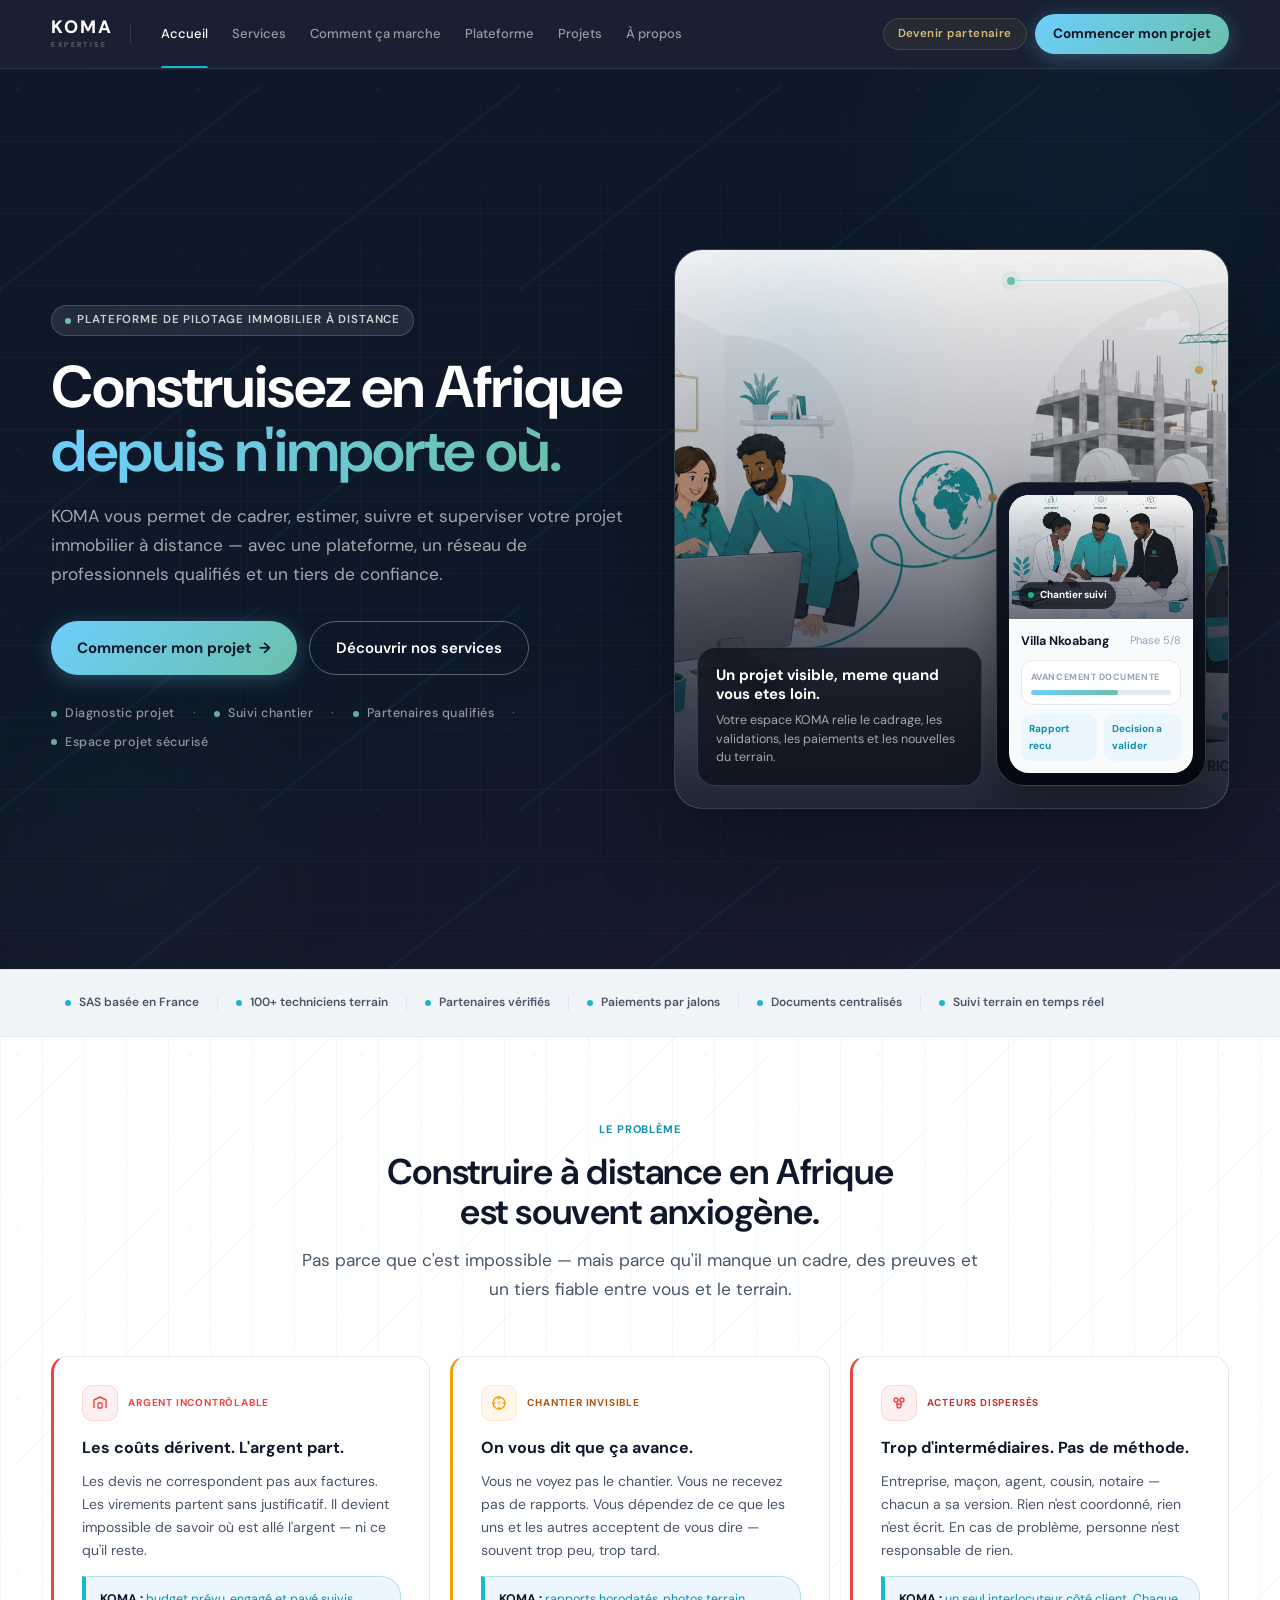
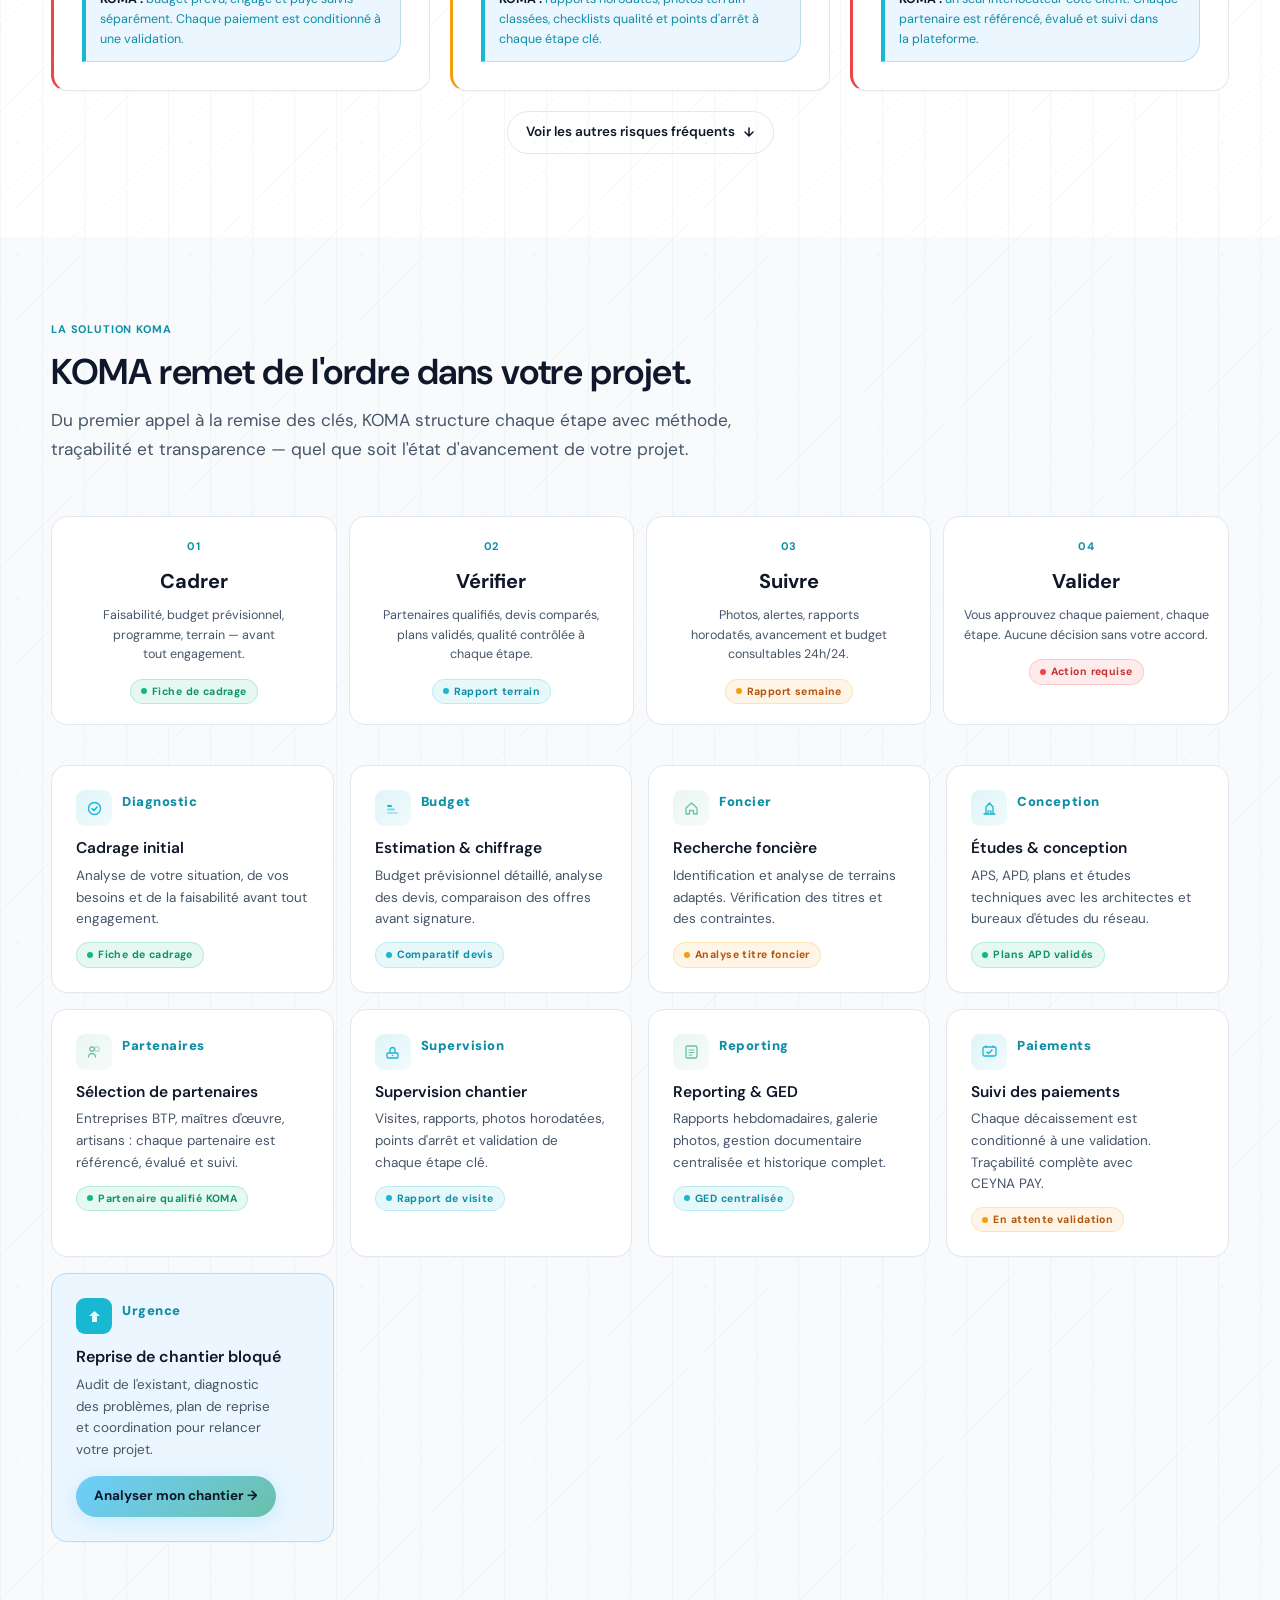
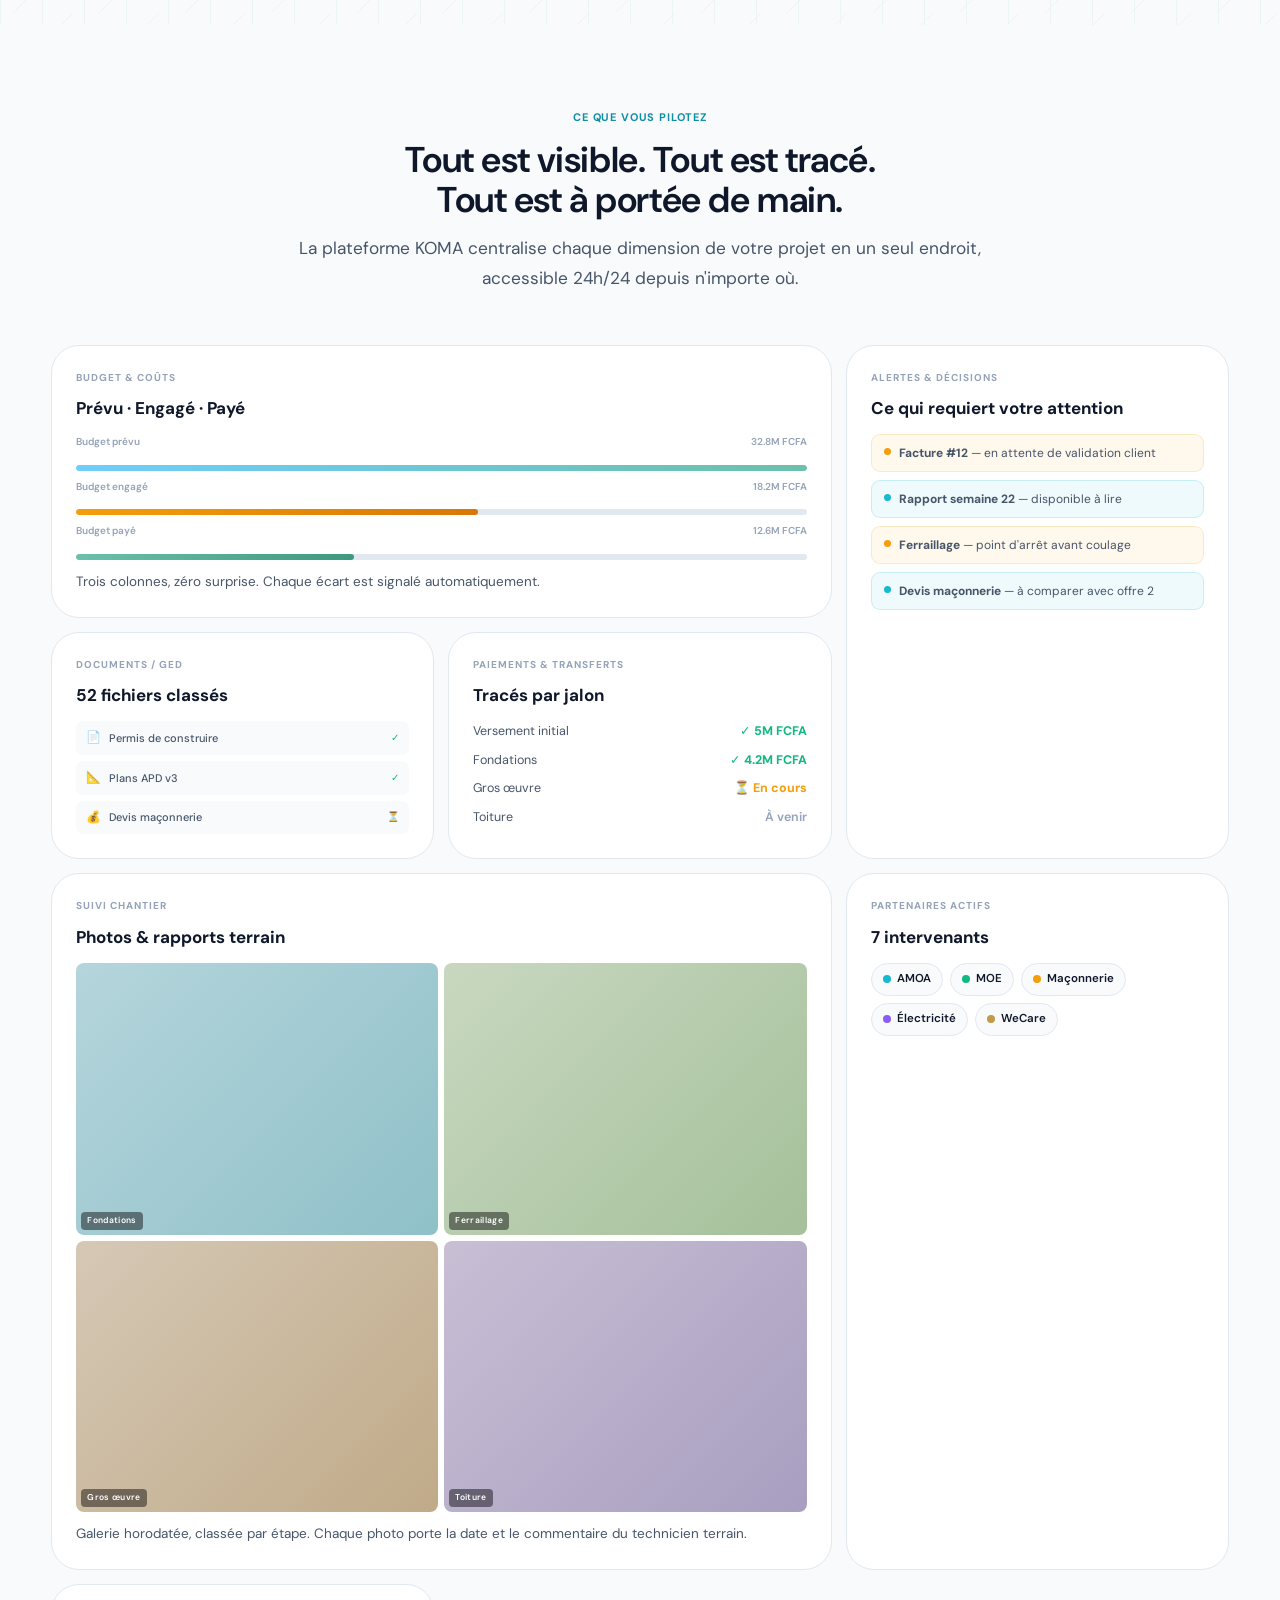
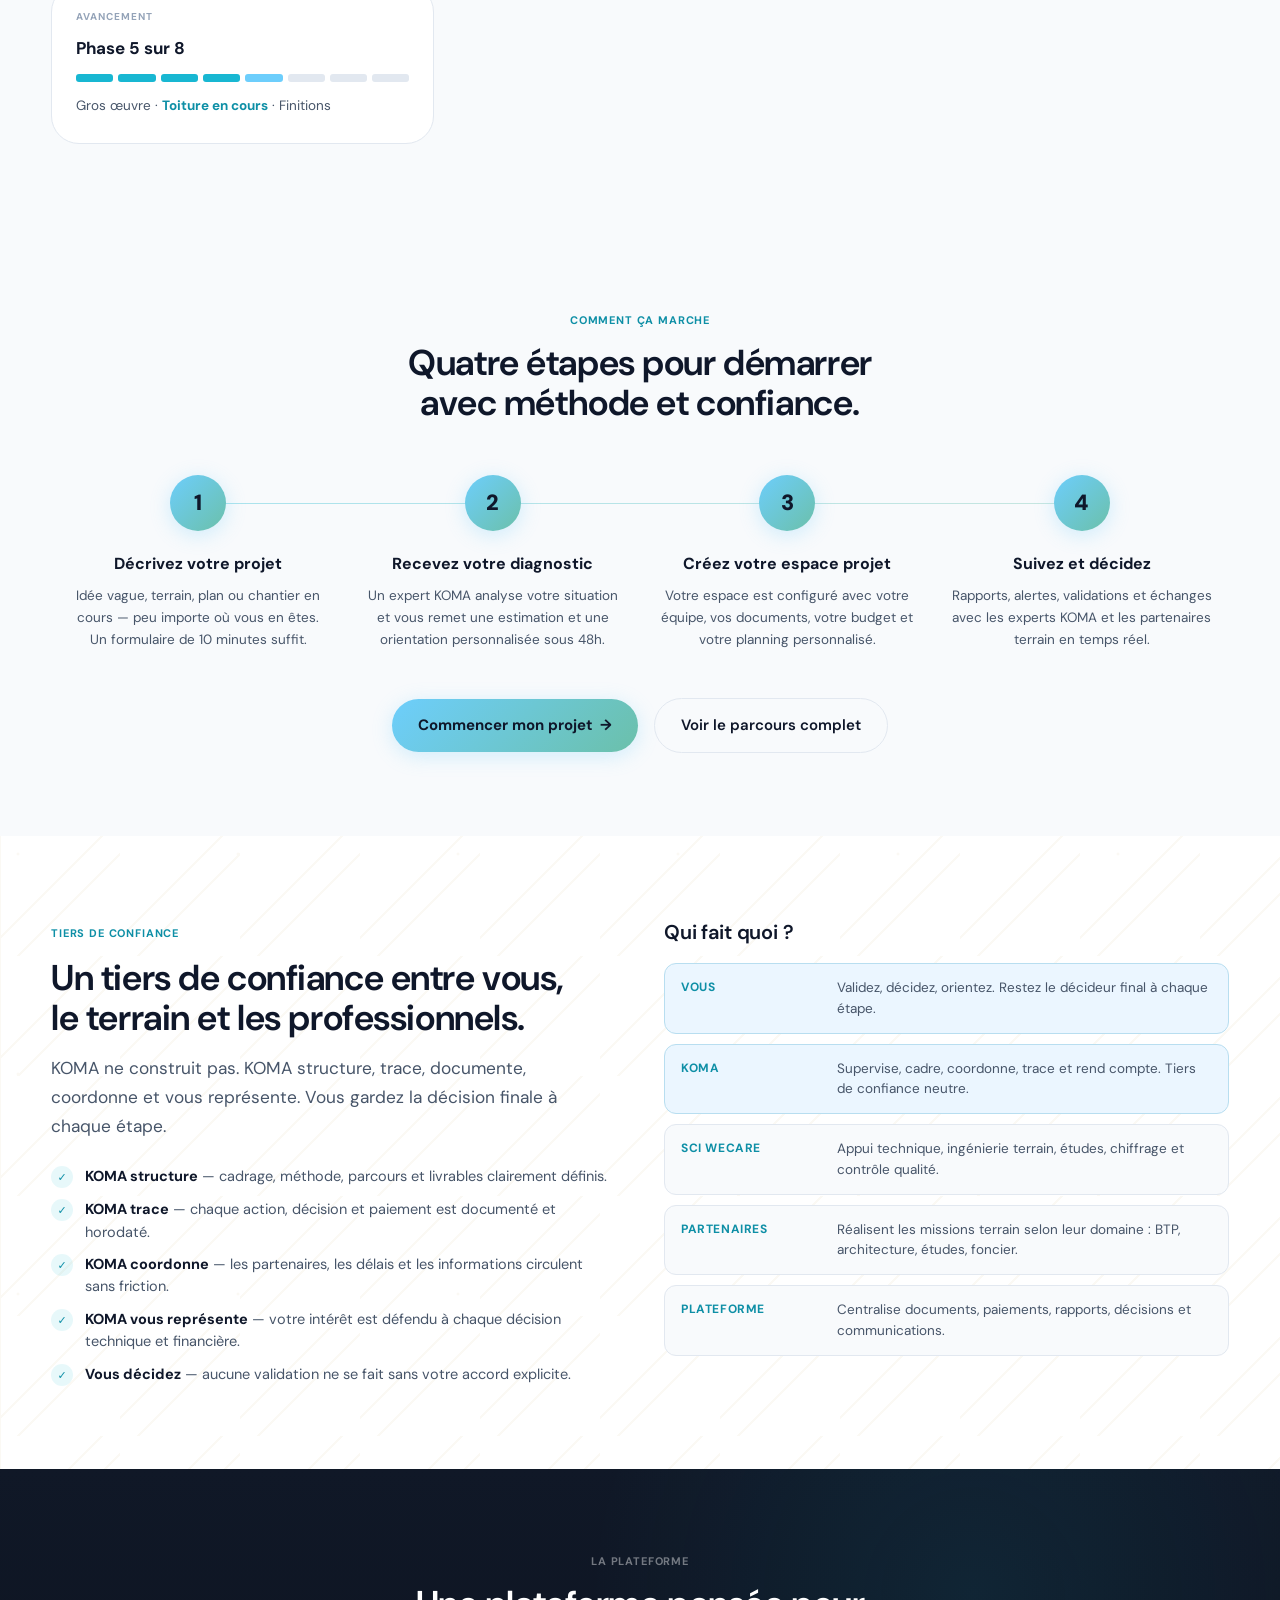
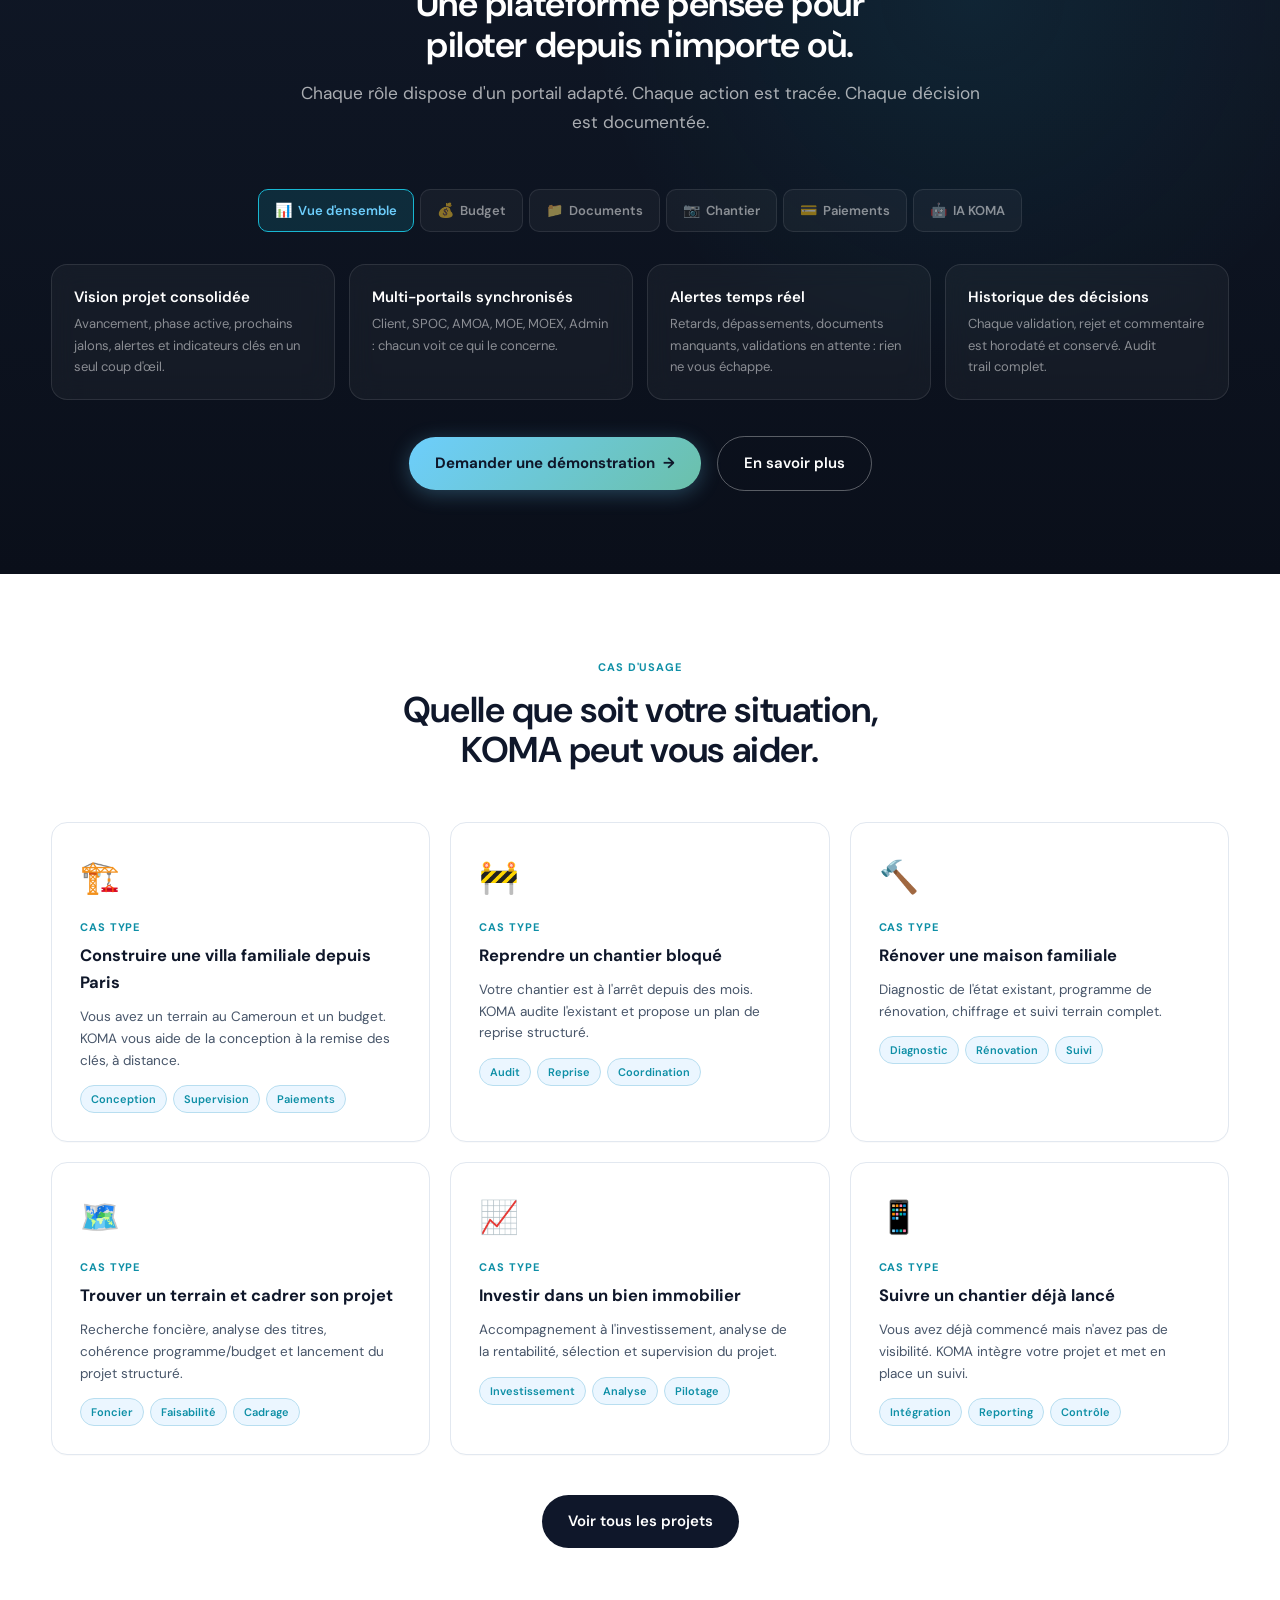
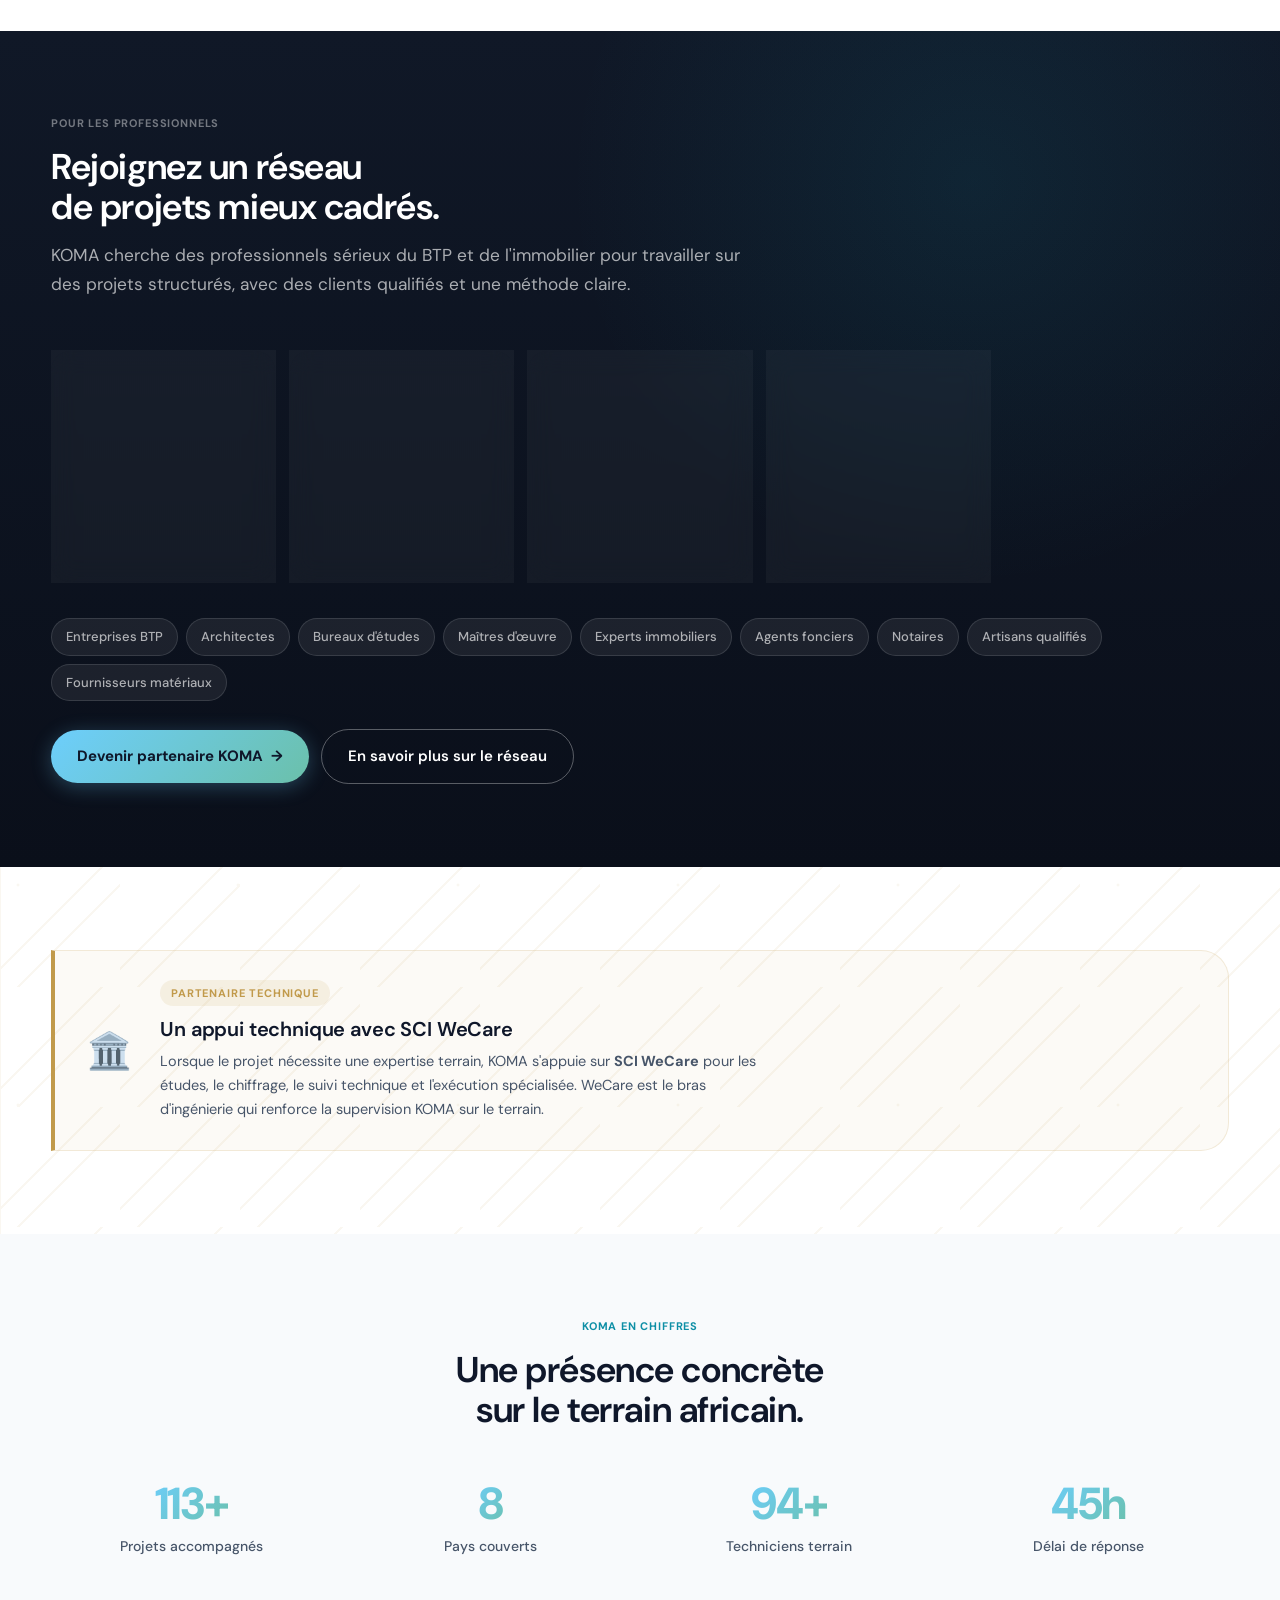
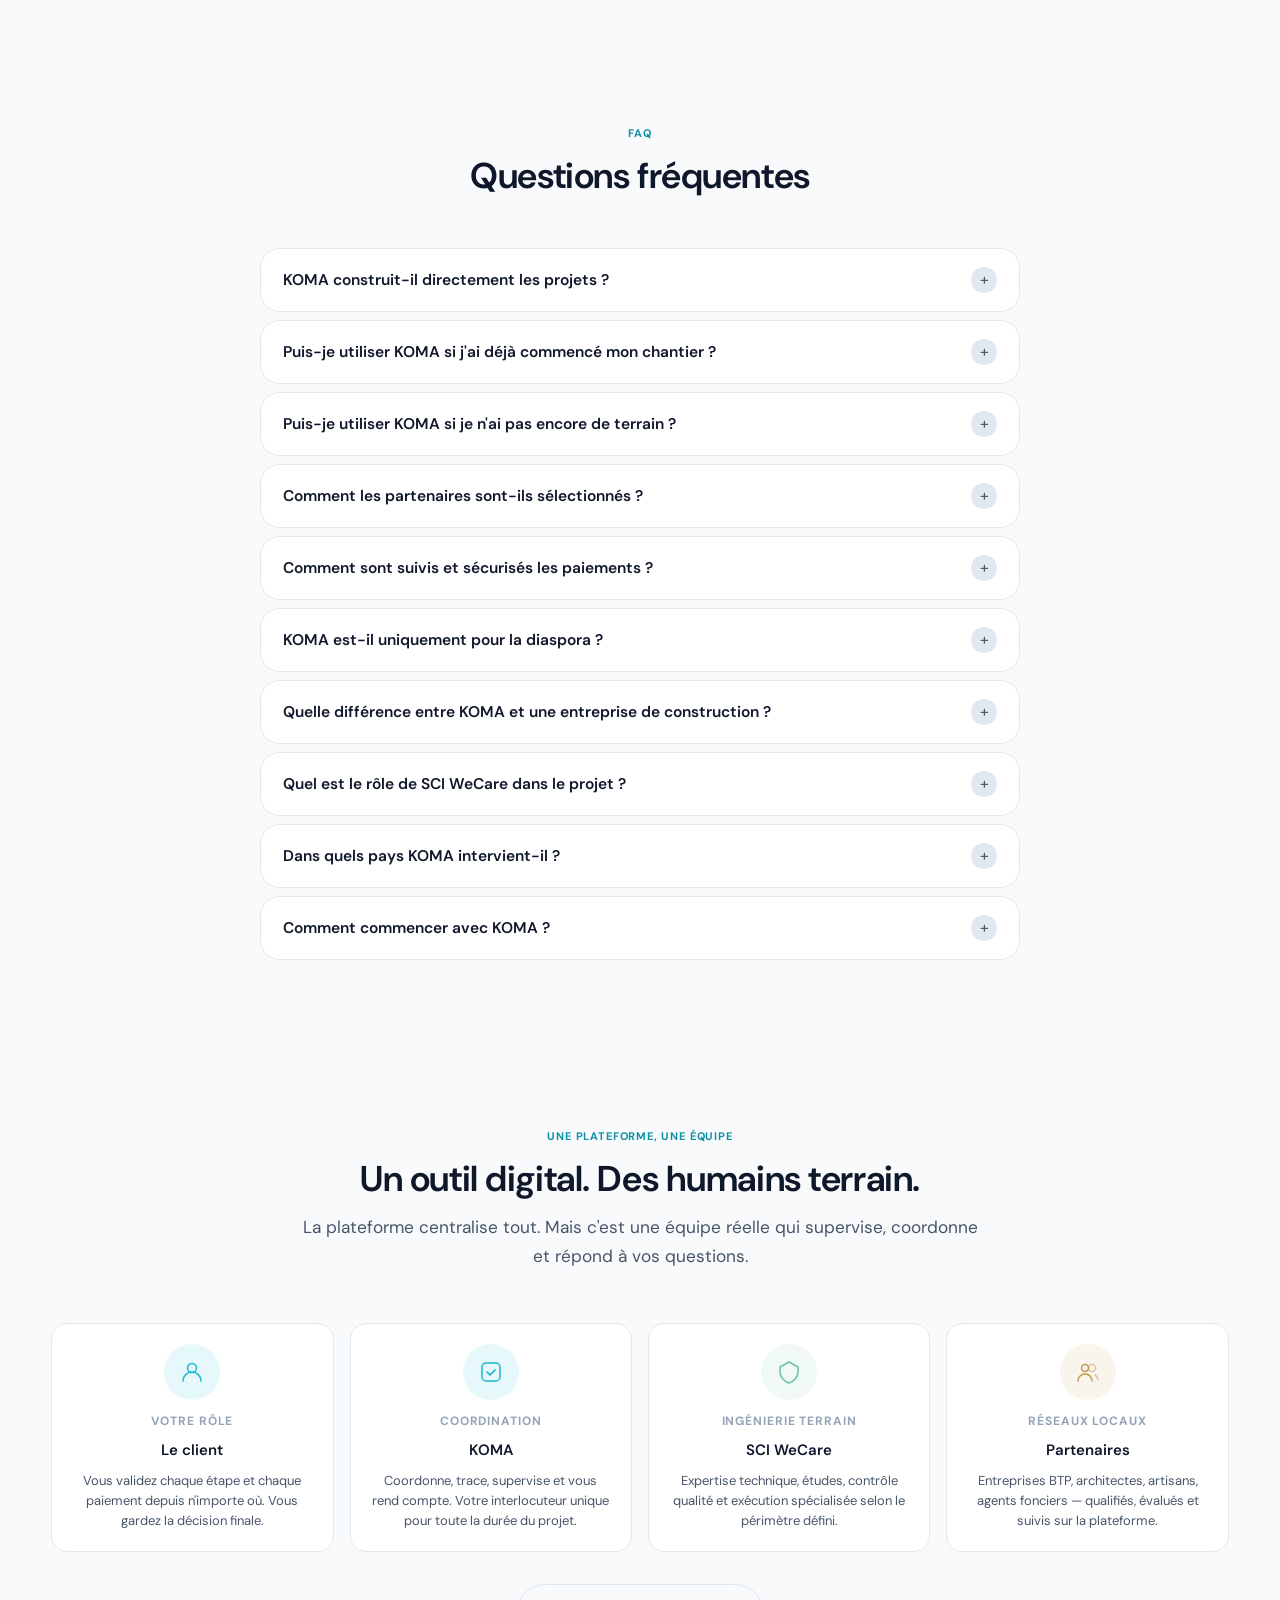
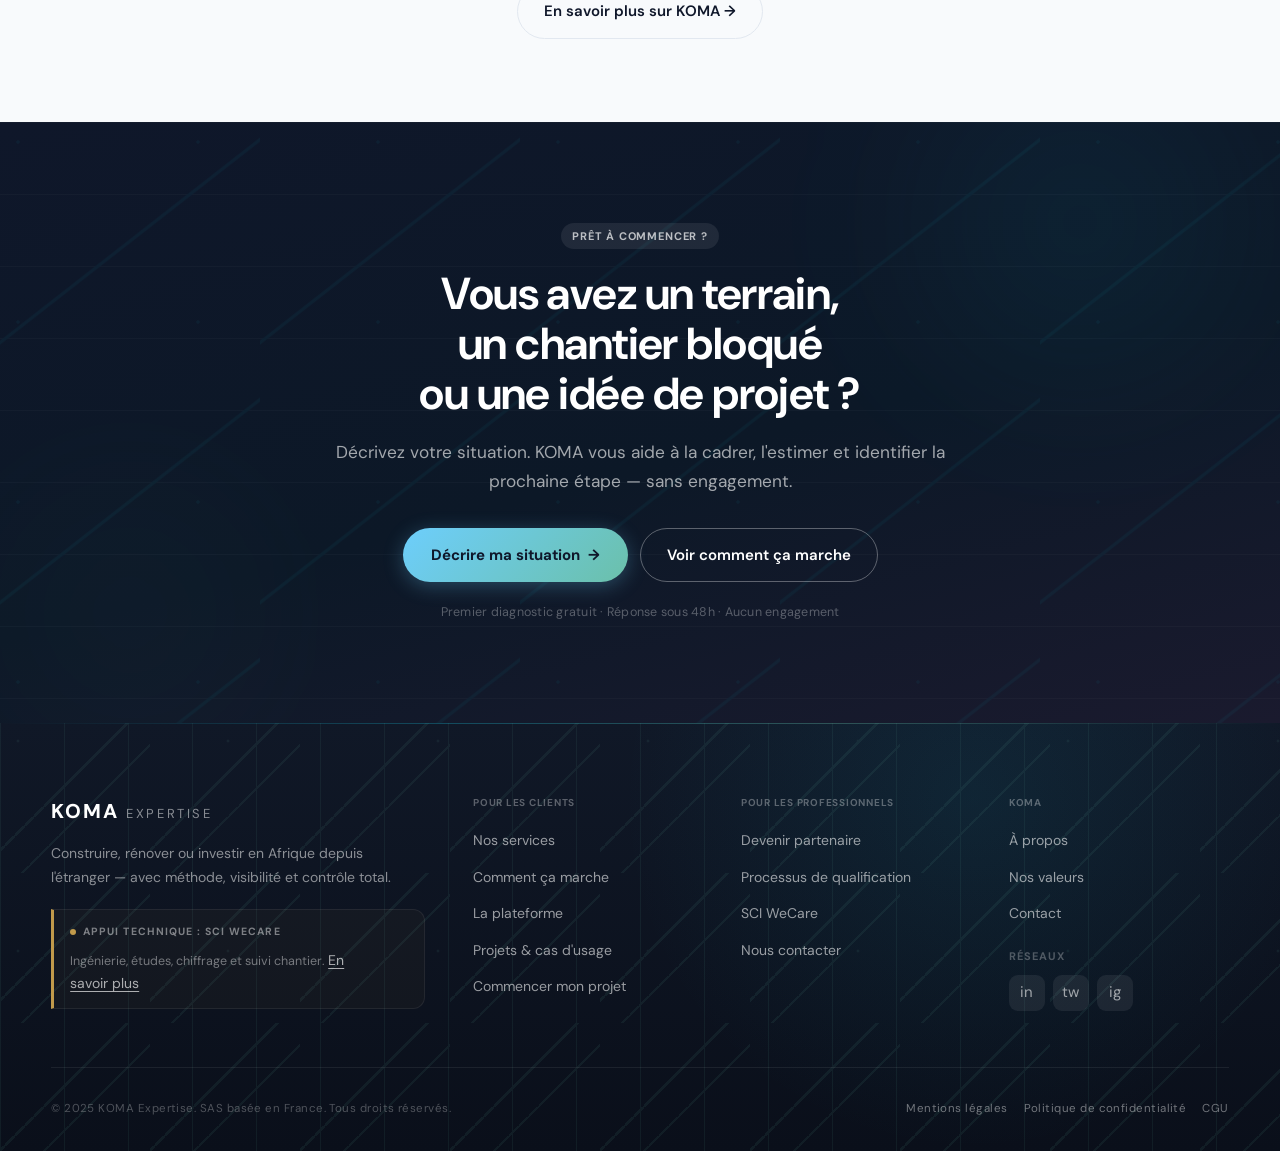
<file: index.html>
<!doctype html>
<html lang="fr">
<head>
<meta charset="utf-8"/>
<meta name="viewport" content="width=device-width, initial-scale=1"/>
<title>KOMA Expertise — Construisez en Afrique depuis n'importe où</title>
<meta name="description" content="KOMA vous aide à cadrer, estimer, suivre et sécuriser votre projet immobilier en Afrique depuis l'étranger. Plateforme de pilotage, réseau de professionnels, tiers de confiance."/>
<link rel="preconnect" href="https://fonts.googleapis.com">
<link rel="preconnect" href="https://fonts.gstatic.com" crossorigin>
<link href="https://fonts.googleapis.com/css2?family=DM+Sans:ital,opsz,wght@0,9..40,300;0,9..40,400;0,9..40,500;0,9..40,600;0,9..40,700;0,9..40,800;0,9..40,900&display=swap" rel="stylesheet">
<link rel="stylesheet" href="styles.css?v=premium-refit-2">
<style>
/* ─── HERO ─── */
.hero-section {
  position:relative; overflow:hidden; min-height:100svh;
  background: var(--grad-hero);
  display:flex; flex-direction:column; justify-content:center;
  padding: 80px 0 60px;
}
.hero-bg { position:absolute; inset:0; pointer-events:none; overflow:hidden; }
.hero-orb {
  position:absolute; border-radius:50%;
  filter:blur(72px); animation: orbfloat 18s ease-in-out infinite;
}
.hero-orb-1 { width:520px; height:520px; top:-160px; right:-60px; background:radial-gradient(circle,rgba(24,183,210,.14),transparent 68%); animation-delay:0s; }
.hero-orb-2 { width:420px; height:420px; bottom:-100px; left:-80px;  background:radial-gradient(circle,rgba(107,192,170,.1),transparent 68%); animation-delay:-6s; }
.hero-orb-3 { width:280px; height:280px; top:40%; left:48%; background:radial-gradient(circle,rgba(109,206,252,.07),transparent 68%); animation-delay:-12s; }
.hero-grid-bg {
  position:absolute; inset:0;
  background-image: linear-gradient(rgba(255,255,255,.025) 1px, transparent 1px),
                    linear-gradient(90deg, rgba(255,255,255,.025) 1px, transparent 1px);
  background-size: 60px 60px;
  mask-image: radial-gradient(ellipse 80% 80% at 50% 50%, black 30%, transparent 100%);
}
.hero-inner {
  display:flex; align-items:center; justify-content:space-between; gap:48px;
  flex-wrap:wrap; max-width:var(--maxw); margin:0 auto; padding:0 var(--gut);
  width:100%;
}
.hero-content { flex: 1 1 480px; min-width:280px; }
.hero-content > * { animation: fadeup .7s var(--ease-expo) both; }
.hero-content > *:nth-child(1) { animation-delay:.05s; }
.hero-content > *:nth-child(2) { animation-delay:.15s; }
.hero-content > *:nth-child(3) { animation-delay:.25s; }
.hero-content > *:nth-child(4) { animation-delay:.35s; }
.hero-content > *:nth-child(5) { animation-delay:.45s; }
.hero-content h1 {
  font-size: clamp(32px, 4.6vw, 60px); color:#fff; margin-top:20px;
}
.hero-content h1 .accent-grad {
  background: linear-gradient(90deg, var(--teal-sky), var(--teal-mint));
  -webkit-background-clip:text; -webkit-text-fill-color:transparent; background-clip:text;
}
.hero-content .lead { color:rgba(255,255,255,.62); margin-top:18px; max-width:50ch; }
.hero-ctas { display:flex; gap:12px; margin-top:32px; flex-wrap:wrap; }
.hero-proof {
  margin-top:28px; font-size:12.5px; font-weight:500; letter-spacing:.04em;
  color:rgba(255,255,255,.36);
}
.hero-proof span { color:rgba(255,255,255,.55); }

/* Hero mockup */
.hero-visual {
  flex: 1 1 460px; min-width:280px; display:flex; justify-content:center;
  animation: fadeup .9s .2s var(--ease-expo) both;
}
.hero-visual > .hero-device { display:none; }
.hero-device {
  width:100%; max-width:520px;
  background:var(--white); border-radius:22px; overflow:hidden;
  box-shadow: 0 40px 100px rgba(0,0,0,.35), 0 8px 32px rgba(0,0,0,.2), 0 0 0 1px rgba(255,255,255,.08);
}
.device-bar {
  background:#0F172A; padding:11px 18px; display:flex; align-items:center; justify-content:space-between;
  border-bottom:1px solid rgba(255,255,255,.06);
}
.device-bar .dev-brand { display:flex; align-items:center; gap:8px; }
.device-bar .dev-k { width:26px; height:26px; border-radius:7px; background:var(--grad-cta); display:flex; align-items:center; justify-content:center; font-size:12px; font-weight:900; color:var(--ink); }
.device-bar .dev-name { font-size:12.5px; font-weight:700; color:#fff; }
.device-bar .dev-sub  { font-size:9.5px; color:rgba(255,255,255,.38); margin-left:5px; }
.device-dots { display:flex; gap:5px; }
.device-dots span { width:9px; height:9px; border-radius:50%; }
.device-body { display:flex; min-height:320px; }
.device-sidebar {
  width:52px; background:#F8FAFC; border-right:1px solid #E8ECF0;
  padding:14px 0; display:flex; flex-direction:column; align-items:center; gap:11px; flex-shrink:0;
}
.dev-icon {
  width:32px; height:32px; border-radius:8px; display:flex; align-items:center; justify-content:center; font-size:13px;
  color: #94A3B8; transition: color .2s, background .2s;
}
.dev-icon.act { background:rgba(24,183,210,.12); color: #18B7D2; }
.device-main { flex:1; padding:16px; background:#fff; overflow:hidden; }
.dev-proj-head { display:flex; justify-content:space-between; align-items:flex-start; margin-bottom:14px; }
.dev-proj-name { font-size:13px; font-weight:800; color:#0F172A; }
.dev-proj-sub  { font-size:9.5px; font-weight:600; color:#94A3B8; text-transform:uppercase; letter-spacing:.06em; }
.dev-phase { font-size:9.5px; font-weight:700; color:var(--success); background:rgba(16,185,129,.1); padding:3px 9px; border-radius:5px; }
.dev-budget-cards { display:grid; grid-template-columns:1fr 1fr; gap:8px; margin-bottom:10px; }
.dev-bcard { background:#F8FAFC; border-radius:10px; padding:9px 11px; border:1px solid #E8ECF0; }
.dev-bcard .dbc-lbl { font-size:9px; font-weight:600; color:#94A3B8; margin-bottom:3px; }
.dev-bcard .dbc-val { font-size:14px; font-weight:800; color:#0F172A; }
.dev-bcard .dbc-cur { font-size:8.5px; font-weight:600; color:#94A3B8; }
.dev-bar { height:3px; background:#E8ECF0; border-radius:3px; margin-top:6px; }
.dev-bar-fill { height:3px; border-radius:3px; }
.dev-row { display:flex; gap:8px; margin-bottom:10px; }
.dev-stat { flex:1; background:#F8FAFC; border-radius:9px; padding:8px 10px; border:1px solid #E8ECF0; }
.dev-stat .ds-v { font-size:13px; font-weight:800; color:#0F172A; }
.dev-stat .ds-l { font-size:9px; font-weight:600; color:#94A3B8; }
.dev-pay-bar {
  background:rgba(37,99,235,.07); border-radius:9px; padding:8px 11px;
  border:1px solid rgba(37,99,235,.12); display:flex; align-items:center; gap:8px; margin-bottom:10px;
}
.dev-pay-icon { font-size:12px; }
.dev-pay-label { font-size:9.5px; font-weight:700; color:#2563EB; }
.dev-pay-text  { font-size:9px; color:#94A3B8; margin-left:auto; }
.dev-tags { display:flex; gap:5px; flex-wrap:wrap; }
.dev-tag { font-size:8.5px; font-weight:600; padding:3px 8px; border-radius:5px; }
.dev-tag-act { background:rgba(24,183,210,.1); color:var(--teal-dark); }
.dev-tag-def { background:#F1F5F9; color:#94A3B8; }

/* ─── TRUST BAR ─── */
.trust-bar {
  background:var(--light); border-top:1px solid var(--rule); border-bottom:1px solid var(--rule);
  padding:16px 0; overflow:hidden;
}
.trust-bar-inner {
  display:flex; align-items:center; gap:0; max-width:var(--maxw); margin:0 auto; padding:0 var(--gut);
  flex-wrap:wrap; gap:4px;
}
.trust-item {
  display:flex; align-items:center; gap:8px;
  padding:7px 14px;
  font-size:12px; font-weight:600; color:var(--body); white-space:nowrap;
}
.trust-item .t-dot { width:6px; height:6px; border-radius:50%; background:var(--teal); flex-shrink:0; }
.trust-sep { width:1px; height:16px; background:var(--rule); flex-shrink:0; }

/* ─── PAIN CARDS ─── */
.pain-card { border-left:3px solid transparent; }
.pain-card:nth-child(1) { border-left-color:#EF4444; }
.pain-card:nth-child(2) { border-left-color:var(--orange); }
.pain-card:nth-child(3) { border-left-color:#EF4444; }
.pain-card:nth-child(4) { border-left-color:var(--orange); }
.pain-card:nth-child(5) { border-left-color:#EF4444; }
.pain-card:nth-child(6) { border-left-color:var(--orange); }
.pain-card::before { display:none; }
.pain-icon { font-size:26px; margin-bottom:14px; }
.pain-title { font-size:16px; font-weight:700; color:var(--ink); margin-bottom:8px; }

/* ─── SOLUTION ─── */
.sol-grid { display:grid; grid-template-columns:repeat(auto-fill, minmax(260px,1fr)); gap:16px; }
.sol-card { padding:24px; }
.sol-num { font-family:var(--f-display); font-weight:900; font-size:13px; letter-spacing:.04em; color:var(--teal-dark); margin-bottom:12px; }
.sol-icon { font-size:24px; margin-bottom:12px; }

/* ─── BENTO GRID ─── */
.bento-section { background:var(--paper); }
.bento-grid {
  display:grid;
  grid-template-columns: repeat(3, 1fr);
  grid-auto-rows: minmax(160px, auto);
  gap:14px;
}
.bc { background:var(--white); border:1px solid var(--rule); border-radius:var(--r-xl); overflow:hidden; padding:24px; position:relative; transition:box-shadow var(--dur-base) var(--ease-expo), transform var(--dur-base) var(--ease-expo); }
.bc:hover { box-shadow:var(--sh-md); transform:translateY(-2px); }
.bc-wide  { grid-column: span 2; }
.bc-tall  { grid-row: span 2; }
.bc-label { font-size:10px; font-weight:700; letter-spacing:.1em; text-transform:uppercase; color:var(--stone); margin-bottom:8px; }
.bc-title { font-size:17px; font-weight:700; color:var(--ink); margin-bottom:12px; }
.bc-sub   { font-size:13.5px; color:var(--body); line-height:1.55; }

/* Bento mini mockup elements */
.mini-bar { height:6px; border-radius:4px; background:var(--rule); margin-bottom:8px; overflow:hidden; }
.mini-bar-fill { height:100%; border-radius:4px; }
.mini-bar-teal  { background:var(--grad-cta); }
.mini-bar-green { background:linear-gradient(90deg,var(--teal-mint),#3d9a7e); }
.mini-bar-orange{ background:linear-gradient(90deg,var(--orange),#d97706); }
.mini-progress { display:flex; justify-content:space-between; font-size:10px; font-weight:600; color:var(--stone); margin-bottom:14px; }

.mini-phase { display:flex; gap:5px; margin-top:12px; }
.mp { height:8px; flex:1; border-radius:3px; }
.mp.done { background:var(--teal); }
.mp.now  { background:var(--teal-sky); animation:livepulse 2s infinite; }
.mp.todo { background:var(--rule); }

.mini-docs { display:grid; gap:6px; margin-top:10px; }
.md-row { display:flex; align-items:center; gap:8px; background:var(--paper); border-radius:7px; padding:7px 10px; }
.md-icon { font-size:12px; }
.md-name { font-size:11px; font-weight:500; color:var(--body); flex:1; }
.md-status { font-size:10px; font-weight:600; }
.md-ok { color:var(--success); }
.md-warn { color:var(--orange); }

.mini-photos { display:grid; grid-template-columns:1fr 1fr; gap:6px; margin-top:10px; }
.mp-thumb { border-radius:8px; aspect-ratio:4/3; background:linear-gradient(135deg,#C8E8EF,#A8D8E0); display:flex; align-items:center; justify-content:center; font-size:18px; }

.alert-list { display:grid; gap:8px; margin-top:12px; }
.alert-item { display:flex; align-items:flex-start; gap:8px; padding:9px 12px; border-radius:9px; }
.alert-item.warn { background:rgba(245,158,11,.07); border:1px solid rgba(245,158,11,.18); }
.alert-item.info { background:rgba(24,183,210,.07); border:1px solid rgba(24,183,210,.18); }
.alert-dot { width:7px; height:7px; border-radius:50%; margin-top:4px; flex-shrink:0; }
.alert-dot.warn { background:var(--orange); }
.alert-dot.info { background:var(--teal); }
.alert-text { font-size:12px; color:var(--body); line-height:1.5; }

.partner-chips { display:flex; flex-wrap:wrap; gap:7px; margin-top:12px; }
.pchip { display:inline-flex; align-items:center; gap:6px; padding:6px 11px; border-radius:var(--r-pill); background:var(--paper); border:1px solid var(--rule); }
.pchip-dot { width:8px; height:8px; border-radius:50%; }
.pchip-name { font-size:11.5px; font-weight:600; color:var(--ink); }

/* ─── HOW IT WORKS ─── */
.steps-grid { display:grid; grid-template-columns:repeat(4,1fr); gap:0; position:relative; }
.steps-grid::before {
  content:''; position:absolute; top:28px; left:12.5%; right:12.5%;
  height:1px; background:linear-gradient(90deg, var(--teal), var(--teal-mint));
  opacity:.35;
  z-index:0;
}
.step-item { position:relative; z-index:1; text-align:center; padding:0 16px; }
.step-circle {
  width:56px; height:56px; border-radius:50%; margin:0 auto 20px;
  background:var(--grad-cta); display:flex; align-items:center; justify-content:center;
  font-size:22px; font-weight:900; color:var(--ink); font-family:var(--f-display);
  box-shadow: 0 4px 20px rgba(109,206,252,.3);
}
.step-title { font-size:16px; font-weight:700; color:var(--ink); margin-bottom:8px; }
.step-desc  { font-size:13.5px; color:var(--body); line-height:1.6; }

/* ─── TIERS DE CONFIANCE ─── */
.trust-grid { display:grid; grid-template-columns:1fr 1fr; gap:48px; align-items:start; }
.trust-checks { display:grid; gap:10px; margin-top:24px; }
.trust-check { display:flex; align-items:flex-start; gap:12px; }
.tc-bullet { width:22px; height:22px; border-radius:50%; background:rgba(24,183,210,.1); display:flex; align-items:center; justify-content:center; font-size:11px; color:var(--teal-dark); font-weight:800; flex-shrink:0; margin-top:1px; }
.tc-text { font-size:14.5px; color:var(--body); line-height:1.55; }
.tc-text strong { color:var(--ink); }

.who-table { display:grid; gap:10px; margin-top:12px; }
.who-row { display:grid; grid-template-columns:140px 1fr; gap:16px; padding:14px 16px; border-radius:var(--r-md); background:var(--paper); border:1px solid var(--rule); align-items:start; }
.who-role { font-size:12px; font-weight:700; color:var(--teal-dark); text-transform:uppercase; letter-spacing:.05em; }
.who-desc { font-size:13.5px; color:var(--body); line-height:1.5; }
.who-row.highlight { background:var(--teal-pale); border-color:var(--teal-soft); }
.who-row.highlight .who-role { color:var(--teal-dark); }

/* ─── PLATFORM SECTION ─── */
.platform-tabs {
  display:flex; gap:6px; flex-wrap:wrap; justify-content:center; margin-bottom:32px;
}
.ptab {
  display:flex; align-items:center; gap:6px; padding:9px 16px;
  border-radius:10px; font-size:13px; font-weight:600;
  border:1.5px solid rgba(255,255,255,.09);
  background:rgba(255,255,255,.04); color:rgba(255,255,255,.5);
  cursor:pointer; transition:all var(--dur-base);
}
.ptab:hover { background:rgba(255,255,255,.08); color:rgba(255,255,255,.8); }
.ptab.active {
  border-color:var(--teal); background:rgba(24,183,210,.15); color:var(--teal-sky);
}
.ptab-icon { font-size:14px; }
.pf-panel { display:none; }
.pf-panel.active { display:grid; grid-template-columns:repeat(auto-fill,minmax(260px,1fr)); gap:14px; }
.pf-feat { padding:22px; }
.pf-feat h4 { color:#fff; font-size:15px; margin-bottom:6px; }
.pf-feat p  { color:rgba(255,255,255,.5); font-size:13px; line-height:1.65; }

/* ─── USE CASES ─── */
.case-card { cursor:default; }
.case-emoji { font-size:32px; margin-bottom:14px; }
.case-type { font-size:11px; font-weight:700; letter-spacing:.08em; text-transform:uppercase; color:var(--teal-dark); margin-bottom:6px; }
.case-title { font-size:16.5px; font-weight:700; color:var(--ink); margin-bottom:10px; }
.case-desc  { font-size:13.5px; color:var(--body); line-height:1.6; margin-bottom:14px; }
.case-tags  { display:flex; flex-wrap:wrap; gap:6px; }
.case-tag   { font-size:11px; font-weight:600; padding:4px 10px; border-radius:var(--r-pill); background:var(--teal-pale); color:var(--teal-dark); border:1px solid var(--teal-soft); }

/* ─── PARTNERS DARK SECTION ─── */
.partner-profiles { display:grid; grid-template-columns:repeat(auto-fill,minmax(220px,1fr)); gap:14px; margin-bottom:36px; }
.pp-card { padding:20px; border-radius:var(--r-lg); }
.pp-initial {
  width:42px; height:42px; border-radius:10px;
  display:flex; align-items:center; justify-content:center;
  font-size:16px; font-weight:900; color:var(--night); background:var(--grad-cta); margin-bottom:12px;
}
.pp-name { font-size:15px; font-weight:700; color:#fff; margin-bottom:3px; }
.pp-role { font-size:11.5px; font-weight:600; color:rgba(255,255,255,.45); letter-spacing:.04em; }
.pp-desc { font-size:13px; color:rgba(255,255,255,.5); margin-top:8px; line-height:1.55; }

.partner-types { display:flex; flex-wrap:wrap; gap:8px; margin:28px 0; }
.pt-chip {
  padding:7px 14px; border-radius:var(--r-pill);
  background:rgba(255,255,255,.07); border:1px solid rgba(255,255,255,.12);
  font-size:13px; font-weight:500; color:rgba(255,255,255,.65);
}

/* ─── WECARE ─── */
.wecare-inline {
  display:flex; align-items:center; gap:28px; flex-wrap:wrap;
  background:rgba(193,154,75,.05); border:1px solid rgba(193,154,75,.18);
  border-left:4px solid var(--gold); border-radius:0 var(--r-xl) var(--r-xl) 0;
  padding:28px 32px;
}
.wecare-icon { font-size:36px; flex-shrink:0; }
.wecare-body h3 { color:var(--ink); margin-bottom:6px; }
.wecare-body p  { font-size:14.5px; color:var(--body); max-width:60ch; }

/* ─── FAQ ─── */
.faq-list { display:grid; gap:8px; max-width:760px; margin:0 auto; }
.faq-item { border:1px solid var(--rule); border-radius:var(--r-lg); overflow:hidden; }
.faq-trigger {
  width:100%; display:flex; align-items:center; justify-content:space-between;
  padding:18px 22px; background:var(--white); cursor:pointer; text-align:left;
  transition:background var(--dur-fast);
}
.faq-trigger:hover { background:var(--paper); }
.faq-q { font-size:15.5px; font-weight:600; color:var(--ink); padding-right:16px; }
.faq-icon { width:26px; height:26px; border-radius:50%; background:var(--rule); display:flex; align-items:center; justify-content:center; font-size:16px; color:var(--body); flex-shrink:0; transition:transform var(--dur-base) var(--ease-expo), background var(--dur-fast); }
.faq-item.open .faq-icon { transform:rotate(45deg); background:var(--teal); color:#fff; }
.faq-body { max-height:0; overflow:hidden; transition:max-height .4s var(--ease-expo); }
.faq-body-inner { padding:0 22px 18px; font-size:14.5px; color:var(--body); line-height:1.7; }
.faq-item.open .faq-trigger { background:var(--paper); }

/* ─── FINAL CTA ─── */
.final-cta-section {
  background: var(--grad-hero);
  position:relative; overflow:hidden; text-align:center; padding: calc(var(--sy)*1.2) 0;
}
.final-cta-section .hero-orb-1 { opacity:.7; }
.final-cta-section .hero-orb-2 { opacity:.5; }

/* ─── RESPONSIVE OVERRIDES ─── */
@media(max-width:1024px) {
  .steps-grid { grid-template-columns:1fr 1fr; gap:32px; }
  .steps-grid::before { display:none; }
  .trust-grid { grid-template-columns:1fr; }
  .bento-grid { grid-template-columns:1fr 1fr; }
  .bc-wide { grid-column:span 2; }
}
@media(max-width:768px) {
  .hero-section { min-height:auto; padding:100px 0 64px; }
  .hero-inner { flex-direction:column; }
  .hero-device { max-width:100%; }
  .bento-grid { grid-template-columns:1fr; }
  .bc-wide,.bc-tall { grid-column:span 1; grid-row:span 1; }
  .steps-grid { grid-template-columns:1fr; gap:24px; }
  .steps-grid::before { display:none; }
  .pf-panel.active { grid-template-columns:1fr; }
  .who-row { grid-template-columns:1fr; gap:4px; }
}
</style>
</head>
<body>

<!-- ═══ NAVBAR ═══ -->
<header class="site-header" id="site-header">
  <nav class="nav-unified" aria-label="Navigation principale">
    <a href="index.html" class="nav-brand" aria-label="KOMA Accueil">
      <div class="koma-word">KOMA</div>
      <div class="koma-sub">Expertise</div>
    </a>
    <div class="nav-divider"></div>
    <div class="nav-links">
      <a href="index.html"       class="nav-item active">Accueil</a>
      <a href="solutions.html"  class="nav-item">Services</a>
      <a href="journey.html"    class="nav-item">Comment ça marche</a>
      <a href="platform.html"   class="nav-item">Plateforme</a>
      <a href="projects.html"   class="nav-item">Projets</a>
      <a href="about.html"      class="nav-item">À propos</a>
    </div>
    <div class="nav-right">
      <a href="partners.html" class="nav-partner">Devenir partenaire</a>
      <a href="contact.html"  class="btn btn-cta btn-sm">Commencer mon projet</a>
    </div>
    <div class="nav-mob">
      <a href="contact.html" class="btn btn-cta btn-sm" style="padding:8px 16px;font-size:13px;">Commencer</a>
      <button class="hamburger" id="burger-btn" aria-label="Menu" aria-expanded="false">
        <span></span><span></span><span></span>
      </button>
    </div>
  </nav>
</header>

<!-- Mobile menu -->
<div class="mobile-menu" id="mobile-menu" aria-hidden="true">
  <a href="index.html"       class="mob-item active">Accueil</a>
  <a href="solutions.html"  class="mob-item">Services</a>
  <a href="journey.html"    class="mob-item">Comment ça marche</a>
  <a href="platform.html"   class="mob-item">Plateforme</a>
  <a href="projects.html"   class="mob-item">Projets</a>
  <a href="about.html"      class="mob-item">À propos</a>
  <div class="mob-divider"></div>
  <a href="partners.html"   class="mob-item" style="color:var(--gold-soft);">Devenir partenaire</a>
  <div style="padding:12px 16px 4px;">
    <a href="contact.html" class="btn btn-cta" style="width:100%;justify-content:center;">Commencer mon projet →</a>
  </div>
</div>

<!-- ═══ HERO ═══ -->
<section class="hero-section koma-pattern pattern-diaspora" id="accueil" aria-label="Introduction KOMA">
  <div class="hero-bg">
    <div class="hero-orb hero-orb-1"></div>
    <div class="hero-orb hero-orb-2"></div>
    <div class="hero-orb hero-orb-3"></div>
    <div class="hero-grid-bg"></div>
  </div>
  <div class="hero-inner">
    <!-- Left -->
    <div class="hero-content">
      <div class="tag dark"><span class="dot"></span> Plateforme de pilotage immobilier à distance</div>
      <h1>Construisez en Afrique <span class="accent-grad">depuis n'importe où.</span></h1>
      <p class="lead">KOMA vous permet de cadrer, estimer, suivre et superviser votre projet immobilier à distance — avec une plateforme, un réseau de professionnels qualifiés et un tiers de confiance.</p>
      <div class="hero-ctas">
        <a href="contact.html" class="btn btn-cta">Commencer mon projet <span class="arrow">→</span></a>
        <a href="solutions.html" class="btn btn-outline-white">Découvrir nos services</a>
      </div>
      <p class="hero-proof proof-strip">
        <span>Diagnostic projet</span> · <span>Suivi chantier</span> · <span>Partenaires qualifiés</span> · <span>Espace projet sécurisé</span>
      </p>
    </div>

    <!-- Right — Platform mockup -->
    <div class="hero-visual">
      <div class="hero-story-media" aria-label="Connexion entre diaspora, plateforme KOMA et chantier en Afrique">
        <div class="story-photo" role="img" aria-label="Equipe KOMA reliant des porteurs de projet en Europe avec un chantier en Afrique"></div>
        <div class="story-route" aria-hidden="true"></div>
        <div class="story-panel">
          <div class="story-copy">
            <strong>Un projet visible, meme quand vous etes loin.</strong>
            <span>Votre espace KOMA relie le cadrage, les validations, les paiements et les nouvelles du terrain.</span>
          </div>
          <div class="media-phone-frame">
            <div class="phone-screen">
              <div class="phone-video">
                <span class="live-pill">Chantier suivi</span>
              </div>
              <div class="phone-body">
                <div class="phone-title">
                  <strong>Villa Nkoabang</strong>
                  <span>Phase 5/8</span>
                </div>
                <div class="phone-status">
                  <small>Avancement documente</small>
                  <div class="phone-bar"><span></span></div>
                </div>
                <div class="phone-actions">
                  <span>Rapport recu</span>
                  <span>Decision a valider</span>
                </div>
              </div>
            </div>
          </div>
        </div>
      </div>
      <div class="hero-device">
        <div class="device-bar">
          <div class="dev-brand">
            <div class="dev-k">K</div>
            <span class="dev-name">KOMA</span>
            <span class="dev-sub">Espace Client</span>
          </div>
          <div class="device-dots">
            <span style="background:#EF4444;"></span>
            <span style="background:var(--orange);"></span>
            <span style="background:var(--success);"></span>
          </div>
        </div>
        <div class="device-body">
          <div class="device-sidebar">
            <div class="dev-icon act" title="Tableau de bord" aria-label="Tableau de bord">
              <svg width="16" height="16" viewBox="0 0 16 16" fill="none" xmlns="http://www.w3.org/2000/svg"><rect x="1" y="1" width="6" height="6" rx="1.5" fill="currentColor" opacity=".9"/><rect x="9" y="1" width="6" height="6" rx="1.5" fill="currentColor" opacity=".4"/><rect x="1" y="9" width="6" height="6" rx="1.5" fill="currentColor" opacity=".4"/><rect x="9" y="9" width="6" height="6" rx="1.5" fill="currentColor" opacity=".4"/></svg>
            </div>
            <div class="dev-icon" title="Budget" aria-label="Budget">
              <svg width="16" height="16" viewBox="0 0 16 16" fill="none"><path d="M2 4h12v8a1 1 0 01-1 1H3a1 1 0 01-1-1V4z" stroke="currentColor" stroke-width="1.4" fill="none"/><path d="M2 4V3a1 1 0 011-1h10a1 1 0 011 1v1" stroke="currentColor" stroke-width="1.4"/><circle cx="8" cy="8.5" r="1.5" fill="currentColor" opacity=".7"/></svg>
            </div>
            <div class="dev-icon" title="Documents" aria-label="Documents">
              <svg width="16" height="16" viewBox="0 0 16 16" fill="none"><path d="M4 2h6l3 3v9a1 1 0 01-1 1H4a1 1 0 01-1-1V3a1 1 0 011-1z" stroke="currentColor" stroke-width="1.4" fill="none"/><path d="M10 2v3h3" stroke="currentColor" stroke-width="1.4"/><path d="M6 8h4M6 11h3" stroke="currentColor" stroke-width="1.3" stroke-linecap="round"/></svg>
            </div>
            <div class="dev-icon" title="Photos terrain" aria-label="Photos terrain">
              <svg width="16" height="16" viewBox="0 0 16 16" fill="none"><rect x="1" y="4" width="14" height="10" rx="1.5" stroke="currentColor" stroke-width="1.4" fill="none"/><circle cx="8" cy="9" r="2.2" stroke="currentColor" stroke-width="1.3" fill="none"/><path d="M5.5 4l1-2h3l1 2" stroke="currentColor" stroke-width="1.3" stroke-linejoin="round"/></svg>
            </div>
            <div class="dev-icon" title="Partenaires" aria-label="Partenaires">
              <svg width="16" height="16" viewBox="0 0 16 16" fill="none"><circle cx="6" cy="5" r="2" stroke="currentColor" stroke-width="1.4" fill="none"/><path d="M2 13c0-2.21 1.79-4 4-4s4 1.79 4 4" stroke="currentColor" stroke-width="1.4" stroke-linecap="round" fill="none"/><circle cx="11" cy="5" r="2" stroke="currentColor" stroke-width="1.4" fill="none" opacity=".5"/><path d="M12 13c0-1.1-.45-2.1-1.17-2.83" stroke="currentColor" stroke-width="1.4" stroke-linecap="round" opacity=".5"/></svg>
            </div>
            <div class="dev-icon" title="Alertes" aria-label="Alertes">
              <svg width="16" height="16" viewBox="0 0 16 16" fill="none"><path d="M8 2L2 13h12L8 2z" stroke="currentColor" stroke-width="1.4" stroke-linejoin="round" fill="none"/><path d="M8 7v3" stroke="currentColor" stroke-width="1.5" stroke-linecap="round"/><circle cx="8" cy="11.5" r=".8" fill="currentColor"/></svg>
            </div>
          </div>
          <div class="device-main">
            <div class="dev-proj-head">
              <div>
                <div class="dev-proj-sub">Projet actif</div>
                <div class="dev-proj-name">Villa Nkoabang — Yaoundé</div>
              </div>
              <div class="dev-phase">Phase 5/8</div>
            </div>
            <div class="dev-budget-cards">
              <div class="dev-bcard">
                <div class="dbc-lbl">Budget prévu</div>
                <div class="dbc-val">32.8M <span class="dbc-cur">FCFA</span></div>
                <div class="dev-bar"><div class="dev-bar-fill" style="width:100%;background:var(--teal);"></div></div>
              </div>
              <div class="dev-bcard">
                <div class="dbc-lbl">Budget engagé</div>
                <div class="dbc-val">18.2M <span class="dbc-cur">FCFA</span></div>
                <div class="dev-bar"><div class="dev-bar-fill" style="width:55%;background:var(--orange);"></div></div>
              </div>
              <div class="dev-bcard">
                <div class="dbc-lbl">Budget payé</div>
                <div class="dbc-val">12.6M <span class="dbc-cur">FCFA</span></div>
                <div class="dev-bar"><div class="dev-bar-fill" style="width:38%;background:var(--success);"></div></div>
              </div>
              <div class="dev-bcard">
                <div class="dbc-lbl">Prochain décaiss.</div>
                <div class="dbc-val">2.4M <span class="dbc-cur">FCFA</span></div>
                <div class="dev-bar"><div class="dev-bar-fill" style="width:8%;background:#2563EB;"></div></div>
              </div>
            </div>
            <div class="dev-row">
              <div class="dev-stat"><div class="ds-v">52 <span style="font-size:9px;color:var(--success);">validés</span></div><div class="ds-l">Documents</div></div>
              <div class="dev-stat"><div class="ds-v">7 <span style="font-size:9px;color:var(--teal);">actifs</span></div><div class="ds-l">Partenaires</div></div>
              <div class="dev-stat" style="background:rgba(245,158,11,.06);border-color:rgba(245,158,11,.2);"><div class="ds-v" style="color:var(--orange);">2</div><div class="ds-l" style="color:var(--orange);">Alertes</div></div>
            </div>
            <div class="dev-pay-bar">
              <span class="dev-pay-icon">💳</span>
              <span class="dev-pay-label">CEYNA PAY</span>
              <span class="dev-pay-text">Prochain : 2.4M FCFA</span>
            </div>
            <div class="dev-tags">
              <span class="dev-tag dev-tag-act">Rapports</span>
              <span class="dev-tag dev-tag-def">GED</span>
              <span class="dev-tag dev-tag-def">Photos</span>
              <span class="dev-tag dev-tag-def">Validations</span>
              <span class="dev-tag dev-tag-def">Paiements</span>
            </div>
          </div>
        </div>
      </div>
    </div>
  </div>
</section>

<!-- ═══ TRUST BAR ═══ -->
<div class="trust-bar" role="list">
  <div class="trust-bar-inner">
    <div class="trust-item" role="listitem"><span class="t-dot"></span> SAS basée en France</div>
    <div class="trust-sep"></div>
    <div class="trust-item"><span class="t-dot"></span> 100+ techniciens terrain</div>
    <div class="trust-sep"></div>
    <div class="trust-item"><span class="t-dot"></span> Partenaires vérifiés</div>
    <div class="trust-sep"></div>
    <div class="trust-item"><span class="t-dot"></span> Paiements par jalons</div>
    <div class="trust-sep"></div>
    <div class="trust-item"><span class="t-dot"></span> Documents centralisés</div>
    <div class="trust-sep"></div>
    <div class="trust-item"><span class="t-dot"></span> Suivi terrain en temps réel</div>
  </div>
</div>

<!-- ═══ PROBLÈME ═══ -->
<section id="probleme" class="koma-pattern pattern-blueprint">
  <div class="container">
    <div class="sec-head centered reveal">
      <span class="label">Le problème</span>
      <h2>Construire à distance en Afrique<br>est souvent anxiogène.</h2>
      <p class="lead" style="text-align:center;margin:0 auto;">Pas parce que c'est impossible — mais parce qu'il manque un cadre, des preuves et un tiers fiable entre vous et le terrain.</p>
    </div>

    <!-- 3 familles de problèmes -->
    <div class="g-3">
      <div class="card pain-card reveal reveal-d1">
        <div style="display:flex;align-items:center;gap:10px;margin-bottom:14px;">
          <div style="width:36px;height:36px;border-radius:10px;background:rgba(239,68,68,.08);border:1px solid rgba(239,68,68,.15);display:flex;align-items:center;justify-content:center;flex-shrink:0;">
            <svg width="16" height="16" viewBox="0 0 16 16" fill="none"><path d="M2 13V5l6-3 6 3v8" stroke="#EF4444" stroke-width="1.4" stroke-linejoin="round" fill="none"/><rect x="6" y="8" width="4" height="5" rx=".5" stroke="#EF4444" stroke-width="1.3" fill="none"/></svg>
          </div>
          <span style="font-size:10px;font-weight:700;letter-spacing:.08em;text-transform:uppercase;color:#EF4444;">Argent incontrôlable</span>
        </div>
        <div class="pain-title">Les coûts dérivent. L'argent part.</div>
        <p style="font-size:14px;color:var(--body);line-height:1.65;margin-top:8px;">Les devis ne correspondent pas aux factures. Les virements partent sans justificatif. Il devient impossible de savoir où est allé l'argent — ni ce qu'il reste.</p>
        <div class="callout" style="margin-top:14px;padding:12px 14px;">
          <p style="font-size:12.5px;color:var(--teal-dark);"><strong>KOMA :</strong> budget prévu, engagé et payé suivis séparément. Chaque paiement est conditionné à une validation.</p>
        </div>
      </div>

      <div class="card pain-card reveal reveal-d2">
        <div style="display:flex;align-items:center;gap:10px;margin-bottom:14px;">
          <div style="width:36px;height:36px;border-radius:10px;background:rgba(245,158,11,.08);border:1px solid rgba(245,158,11,.15);display:flex;align-items:center;justify-content:center;flex-shrink:0;">
            <svg width="16" height="16" viewBox="0 0 16 16" fill="none"><circle cx="8" cy="8" r="6" stroke="#F59E0B" stroke-width="1.4" fill="none"/><circle cx="8" cy="8" r="2" fill="#F59E0B" opacity=".4"/><path d="M8 2v2M8 12v2M2 8h2M12 8h2" stroke="#F59E0B" stroke-width="1.3" stroke-linecap="round"/></svg>
          </div>
          <span style="font-size:10px;font-weight:700;letter-spacing:.08em;text-transform:uppercase;color:#b45309;">Chantier invisible</span>
        </div>
        <div class="pain-title">On vous dit que ça avance.</div>
        <p style="font-size:14px;color:var(--body);line-height:1.65;margin-top:8px;">Vous ne voyez pas le chantier. Vous ne recevez pas de rapports. Vous dépendez de ce que les uns et les autres acceptent de vous dire — souvent trop peu, trop tard.</p>
        <div class="callout" style="margin-top:14px;padding:12px 14px;">
          <p style="font-size:12.5px;color:var(--teal-dark);"><strong>KOMA :</strong> rapports horodatés, photos terrain classées, checklists qualité et points d'arrêt à chaque étape clé.</p>
        </div>
      </div>

      <div class="card pain-card reveal reveal-d3">
        <div style="display:flex;align-items:center;gap:10px;margin-bottom:14px;">
          <div style="width:36px;height:36px;border-radius:10px;background:rgba(239,68,68,.08);border:1px solid rgba(239,68,68,.15);display:flex;align-items:center;justify-content:center;flex-shrink:0;">
            <svg width="16" height="16" viewBox="0 0 16 16" fill="none"><circle cx="5" cy="5" r="2" stroke="#EF4444" stroke-width="1.3" fill="none"/><circle cx="11" cy="5" r="2" stroke="#EF4444" stroke-width="1.3" fill="none"/><circle cx="8" cy="11" r="2" stroke="#EF4444" stroke-width="1.3" fill="none"/><path d="M7 5h2M6.5 7l-1 2.5M9.5 7l1 2.5" stroke="#EF4444" stroke-width="1.2" stroke-linecap="round"/></svg>
          </div>
          <span style="font-size:10px;font-weight:700;letter-spacing:.08em;text-transform:uppercase;color:#c53030;">Acteurs dispersés</span>
        </div>
        <div class="pain-title">Trop d'intermédiaires. Pas de méthode.</div>
        <p style="font-size:14px;color:var(--body);line-height:1.65;margin-top:8px;">Entreprise, maçon, agent, cousin, notaire — chacun a sa version. Rien n'est coordonné, rien n'est écrit. En cas de problème, personne n'est responsable de rien.</p>
        <div class="callout" style="margin-top:14px;padding:12px 14px;">
          <p style="font-size:12.5px;color:var(--teal-dark);"><strong>KOMA :</strong> un seul interlocuteur côté client. Chaque partenaire est référencé, évalué et suivi dans la plateforme.</p>
        </div>
      </div>
    </div>

    <!-- Accordion "autres risques" -->
    <div style="margin-top:20px;text-align:center;" class="reveal">
      <button class="pain-more-trigger btn btn-outline btn-sm" data-target="#pain-more" data-label-closed="Voir les autres risques fréquents" aria-expanded="false">
        <span class="pain-more-label">Voir les autres risques fréquents</span>
        <svg class="arrow" width="12" height="12" viewBox="0 0 12 12" fill="none"><path d="M6 2v8M2 6l4 4 4-4" stroke="currentColor" stroke-width="1.5" stroke-linecap="round" stroke-linejoin="round"/></svg>
      </button>
      <div id="pain-more" style="max-height:0;overflow:hidden;transition:max-height .4s cubic-bezier(0.16,1,0.3,1);">
        <div style="display:grid;grid-template-columns:1fr 1fr;gap:12px;padding:20px 0 4px;max-width:640px;margin:0 auto;text-align:left;">
          <div style="padding:14px 16px;background:var(--paper);border:1px solid var(--rule);border-radius:var(--r-md);">
            <div style="font-size:13.5px;font-weight:600;color:var(--ink);margin-bottom:4px;">Documents dispersés</div>
            <p style="font-size:13px;color:var(--body);line-height:1.55;">Plans, permis, devis, factures : chacun a sa version, rien n'est retrouvable.</p>
          </div>
          <div style="padding:14px 16px;background:var(--paper);border:1px solid var(--rule);border-radius:var(--r-md);">
            <div style="font-size:13.5px;font-weight:600;color:var(--ink);margin-bottom:4px;">Chantier bloqué</div>
            <p style="font-size:13px;color:var(--body);line-height:1.55;">Les travaux s'arrêtent sans explication. La reprise coûte plus cher que prévu.</p>
          </div>
          <div style="padding:14px 16px;background:var(--paper);border:1px solid var(--rule);border-radius:var(--r-md);">
            <div style="font-size:13.5px;font-weight:600;color:var(--ink);margin-bottom:4px;">Mauvaise qualité passée inaperçue</div>
            <p style="font-size:13px;color:var(--body);line-height:1.55;">Ferraillage non conforme, béton sous-dosé : sans contrôle, les erreurs restent cachées.</p>
          </div>
          <div style="padding:14px 16px;background:var(--paper);border:1px solid var(--rule);border-radius:var(--r-md);">
            <div style="font-size:13.5px;font-weight:600;color:var(--ink);margin-bottom:4px;">Dérapage des délais</div>
            <p style="font-size:13px;color:var(--body);line-height:1.55;">6 mois annoncés, 2 ans de chantier. Sans planning ni jalons, les délais s'évaporent.</p>
          </div>
        </div>
      </div>
    </div>
  </div>
</section>

<!-- ═══ SOLUTION ═══ -->
<section class="sec-alt koma-pattern pattern-blueprint" id="solution">
  <div class="container">
    <div class="sec-head reveal">
      <span class="label">La solution KOMA</span>
      <h2>KOMA remet de l'ordre dans votre projet.</h2>
      <p class="lead">Du premier appel à la remise des clés, KOMA structure chaque étape avec méthode, traçabilité et transparence — quel que soit l'état d'avancement de votre projet.</p>
    </div>
    <!-- 4 piliers -->
    <div class="pillars-grid reveal">
      <div class="pillar-card">
        <div class="pillar-num">01</div>
        <div class="pillar-verb">Cadrer</div>
        <p class="pillar-desc">Faisabilité, budget prévisionnel, programme, terrain — avant tout engagement.</p>
        <div class="pillar-badge"><span class="sb sb-valid">Fiche de cadrage</span></div>
      </div>
      <div class="pillar-card">
        <div class="pillar-num">02</div>
        <div class="pillar-verb">Vérifier</div>
        <p class="pillar-desc">Partenaires qualifiés, devis comparés, plans validés, qualité contrôlée à chaque étape.</p>
        <div class="pillar-badge"><span class="sb sb-report">Rapport terrain</span></div>
      </div>
      <div class="pillar-card">
        <div class="pillar-num">03</div>
        <div class="pillar-verb">Suivre</div>
        <p class="pillar-desc">Photos, alertes, rapports horodatés, avancement et budget consultables 24h/24.</p>
        <div class="pillar-badge"><span class="sb sb-wait">Rapport semaine</span></div>
      </div>
      <div class="pillar-card">
        <div class="pillar-num">04</div>
        <div class="pillar-verb">Valider</div>
        <p class="pillar-desc">Vous approuvez chaque paiement, chaque étape. Aucune décision sans votre accord.</p>
        <div class="pillar-badge"><span class="sb sb-action">Action requise</span></div>
      </div>
    </div>

    <div class="sol-grid">
      <div class="card sol-card reveal reveal-d1">
        <div style="display:flex;align-items:center;gap:10px;margin-bottom:12px;"><div class="ib ib-teal" style="width:36px;height:36px;border-radius:9px;font-size:14px;"><svg width="15" height="15" viewBox="0 0 15 15" fill="none"><circle cx="7.5" cy="7.5" r="6" stroke="var(--teal)" stroke-width="1.4"/><path d="M5 7.5l2 2 3-3.5" stroke="var(--teal)" stroke-width="1.5" stroke-linecap="round" stroke-linejoin="round"/></svg></div><div class="sol-num">Diagnostic</div></div>
        <h4>Cadrage initial</h4>
        <p style="font-size:13.5px;color:var(--body);margin-top:6px;line-height:1.6;">Analyse de votre situation, de vos besoins et de la faisabilité avant tout engagement.</p>
        <div style="margin-top:10px;"><span class="sb sb-valid">Fiche de cadrage</span></div>
      </div>
      <div class="card sol-card reveal reveal-d2">
        <div style="display:flex;align-items:center;gap:10px;margin-bottom:12px;"><div class="ib ib-teal" style="width:36px;height:36px;border-radius:9px;"><svg width="15" height="15" viewBox="0 0 15 15" fill="none"><rect x="2" y="11" width="11" height="2" rx="1" fill="var(--teal)" opacity=".3"/><rect x="2" y="7.5" width="8" height="2" rx="1" fill="var(--teal)" opacity=".5"/><rect x="2" y="4" width="5" height="2" rx="1" fill="var(--teal)"/></svg></div><div class="sol-num">Budget</div></div>
        <h4>Estimation &amp; chiffrage</h4>
        <p style="font-size:13.5px;color:var(--body);margin-top:6px;line-height:1.6;">Budget prévisionnel détaillé, analyse des devis, comparaison des offres avant signature.</p>
        <div style="margin-top:10px;"><span class="sb sb-report">Comparatif devis</span></div>
      </div>
      <div class="card sol-card reveal reveal-d3">
        <div style="display:flex;align-items:center;gap:10px;margin-bottom:12px;"><div class="ib ib-green" style="width:36px;height:36px;border-radius:9px;"><svg width="15" height="15" viewBox="0 0 15 15" fill="none"><path d="M2 13V7l5.5-5 5.5 5v6H9.5V9.5h-4V13H2z" stroke="var(--teal-mint)" stroke-width="1.3" stroke-linejoin="round" fill="none"/></svg></div><div class="sol-num">Foncier</div></div>
        <h4>Recherche foncière</h4>
        <p style="font-size:13.5px;color:var(--body);margin-top:6px;line-height:1.6;">Identification et analyse de terrains adaptés. Vérification des titres et des contraintes.</p>
        <div style="margin-top:10px;"><span class="sb sb-wait">Analyse titre foncier</span></div>
      </div>
      <div class="card sol-card reveal reveal-d1">
        <div style="display:flex;align-items:center;gap:10px;margin-bottom:12px;"><div class="ib ib-teal" style="width:36px;height:36px;border-radius:9px;"><svg width="15" height="15" viewBox="0 0 15 15" fill="none"><path d="M2 13h11M4 13V6l3.5-4 3.5 4v7" stroke="var(--teal)" stroke-width="1.3" stroke-linecap="round" stroke-linejoin="round" fill="none"/><path d="M6 13v-3h3v3" stroke="var(--teal)" stroke-width="1.2" fill="none"/></svg></div><div class="sol-num">Conception</div></div>
        <h4>Études &amp; conception</h4>
        <p style="font-size:13.5px;color:var(--body);margin-top:6px;line-height:1.6;">APS, APD, plans et études techniques avec les architectes et bureaux d'études du réseau.</p>
        <div style="margin-top:10px;"><span class="sb sb-valid">Plans APD validés</span></div>
      </div>
      <div class="card sol-card reveal reveal-d2">
        <div style="display:flex;align-items:center;gap:10px;margin-bottom:12px;"><div class="ib ib-green" style="width:36px;height:36px;border-radius:9px;"><svg width="15" height="15" viewBox="0 0 15 15" fill="none"><circle cx="5" cy="5" r="2.2" stroke="var(--teal-mint)" stroke-width="1.3" fill="none"/><circle cx="10" cy="5" r="2.2" stroke="var(--teal-mint)" stroke-width="1.3" fill="none" opacity=".5"/><path d="M1.5 13c0-1.93 1.57-3.5 3.5-3.5s3.5 1.57 3.5 3.5" stroke="var(--teal-mint)" stroke-width="1.3" stroke-linecap="round" fill="none"/></svg></div><div class="sol-num">Partenaires</div></div>
        <h4>Sélection de partenaires</h4>
        <p style="font-size:13.5px;color:var(--body);margin-top:6px;line-height:1.6;">Entreprises BTP, maîtres d'œuvre, artisans : chaque partenaire est référencé, évalué et suivi.</p>
        <div style="margin-top:10px;"><span class="sb sb-valid">Partenaire qualifié KOMA</span></div>
      </div>
      <div class="card sol-card reveal reveal-d3">
        <div style="display:flex;align-items:center;gap:10px;margin-bottom:12px;"><div class="ib ib-teal" style="width:36px;height:36px;border-radius:9px;"><svg width="15" height="15" viewBox="0 0 15 15" fill="none"><rect x="2" y="9" width="11" height="5" rx="1" stroke="var(--teal)" stroke-width="1.3" fill="none"/><path d="M5 9V6a2.5 2.5 0 015 0v3" stroke="var(--teal)" stroke-width="1.3" fill="none"/><circle cx="7.5" cy="11.5" r=".8" fill="var(--teal)"/></svg></div><div class="sol-num">Supervision</div></div>
        <h4>Supervision chantier</h4>
        <p style="font-size:13.5px;color:var(--body);margin-top:6px;line-height:1.6;">Visites, rapports, photos horodatées, points d'arrêt et validation de chaque étape clé.</p>
        <div style="margin-top:10px;"><span class="sb sb-report">Rapport de visite</span></div>
      </div>
      <div class="card sol-card reveal reveal-d1">
        <div style="display:flex;align-items:center;gap:10px;margin-bottom:12px;"><div class="ib ib-green" style="width:36px;height:36px;border-radius:9px;"><svg width="15" height="15" viewBox="0 0 15 15" fill="none"><path d="M3 2h9l1 1v10l-1 1H3l-1-1V3l1-1z" stroke="var(--teal-mint)" stroke-width="1.3" fill="none"/><path d="M5 6h5M5 8.5h5M5 11h3" stroke="var(--teal-mint)" stroke-width="1.2" stroke-linecap="round"/></svg></div><div class="sol-num">Reporting</div></div>
        <h4>Reporting &amp; GED</h4>
        <p style="font-size:13.5px;color:var(--body);margin-top:6px;line-height:1.6;">Rapports hebdomadaires, galerie photos, gestion documentaire centralisée et historique complet.</p>
        <div style="margin-top:10px;"><span class="sb sb-report">GED centralisée</span></div>
      </div>
      <div class="card sol-card reveal reveal-d2">
        <div style="display:flex;align-items:center;gap:10px;margin-bottom:12px;"><div class="ib ib-teal" style="width:36px;height:36px;border-radius:9px;"><svg width="15" height="15" viewBox="0 0 15 15" fill="none"><rect x="1" y="3" width="13" height="9" rx="1.5" stroke="var(--teal)" stroke-width="1.3" fill="none"/><path d="M4 3V2M11 3V2" stroke="var(--teal)" stroke-width="1.3" stroke-linecap="round"/><path d="M5 8l1.5 1.5L10 6" stroke="var(--teal)" stroke-width="1.4" stroke-linecap="round" stroke-linejoin="round"/></svg></div><div class="sol-num">Paiements</div></div>
        <h4>Suivi des paiements</h4>
        <p style="font-size:13.5px;color:var(--body);margin-top:6px;line-height:1.6;">Chaque décaissement est conditionné à une validation. Traçabilité complète avec CEYNA PAY.</p>
        <div style="margin-top:10px;"><span class="sb sb-wait">En attente validation</span></div>
      </div>
      <div class="card sol-card card-teal reveal reveal-d3">
        <div style="display:flex;align-items:center;gap:10px;margin-bottom:12px;"><div style="width:36px;height:36px;border-radius:9px;background:var(--teal);display:flex;align-items:center;justify-content:center;"><svg width="15" height="15" viewBox="0 0 15 15" fill="none"><path d="M7.5 2L2 7h3v6h5V7h3L7.5 2z" fill="white" opacity=".9"/></svg></div><div class="sol-num" style="color:var(--teal-dark);">Urgence</div></div>
        <h4 style="font-size:16px;">Reprise de chantier bloqué</h4>
        <p style="font-size:13.5px;color:var(--body);margin-top:6px;line-height:1.6;">Audit de l'existant, diagnostic des problèmes, plan de reprise et coordination pour relancer votre projet.</p>
        <a href="contact.html" class="btn btn-cta btn-sm" style="margin-top:16px;">Analyser mon chantier →</a>
      </div>
    </div>
  </div>
</section>

<!-- ═══ BENTO GRID ═══ -->
<section class="bento-section" id="plateforme-apercu">
  <div class="container">
    <div class="sec-head centered reveal">
      <span class="label">Ce que vous pilotez</span>
      <h2>Tout est visible. Tout est tracé.<br>Tout est à portée de main.</h2>
      <p class="lead" style="text-align:center;margin:0 auto;">La plateforme KOMA centralise chaque dimension de votre projet en un seul endroit, accessible 24h/24 depuis n'importe où.</p>
    </div>
    <div class="bento-grid">

      <!-- Budget card (wide) -->
      <div class="bc bc-wide reveal">
        <div class="bc-label">Budget &amp; coûts</div>
        <div class="bc-title">Prévu · Engagé · Payé</div>
        <div class="mini-progress"><span>Budget prévu</span><span>32.8M FCFA</span></div>
        <div class="mini-bar"><div class="mini-bar-fill mini-bar-teal" style="width:100%;"></div></div>
        <div class="mini-progress"><span>Budget engagé</span><span>18.2M FCFA</span></div>
        <div class="mini-bar"><div class="mini-bar-fill mini-bar-orange" style="width:55%;"></div></div>
        <div class="mini-progress"><span>Budget payé</span><span>12.6M FCFA</span></div>
        <div class="mini-bar"><div class="mini-bar-fill mini-bar-green" style="width:38%;"></div></div>
        <p class="bc-sub" style="margin-top:12px;">Trois colonnes, zéro surprise. Chaque écart est signalé automatiquement.</p>
      </div>

      <!-- Alertes (tall) -->
      <div class="bc bc-tall reveal reveal-d1">
        <div class="bc-label">Alertes &amp; décisions</div>
        <div class="bc-title">Ce qui requiert votre attention</div>
        <div class="alert-list">
          <div class="alert-item warn">
            <span class="alert-dot warn"></span>
            <span class="alert-text"><strong>Facture #12</strong> — en attente de validation client</span>
          </div>
          <div class="alert-item info">
            <span class="alert-dot info"></span>
            <span class="alert-text"><strong>Rapport semaine 22</strong> — disponible à lire</span>
          </div>
          <div class="alert-item warn">
            <span class="alert-dot warn"></span>
            <span class="alert-text"><strong>Ferraillage</strong> — point d'arrêt avant coulage</span>
          </div>
          <div class="alert-item info">
            <span class="alert-dot info"></span>
            <span class="alert-text"><strong>Devis maçonnerie</strong> — à comparer avec offre 2</span>
          </div>
        </div>
      </div>

      <!-- Documents -->
      <div class="bc reveal reveal-d2">
        <div class="bc-label">Documents / GED</div>
        <div class="bc-title">52 fichiers classés</div>
        <div class="mini-docs">
          <div class="md-row"><span class="md-icon">📄</span><span class="md-name">Permis de construire</span><span class="md-status md-ok">✓</span></div>
          <div class="md-row"><span class="md-icon">📐</span><span class="md-name">Plans APD v3</span><span class="md-status md-ok">✓</span></div>
          <div class="md-row"><span class="md-icon">💰</span><span class="md-name">Devis maçonnerie</span><span class="md-status md-warn">⏳</span></div>
        </div>
      </div>

      <!-- Paiements -->
      <div class="bc reveal reveal-d3">
        <div class="bc-label">Paiements &amp; transferts</div>
        <div class="bc-title">Tracés par jalon</div>
        <div style="margin-top:10px;display:grid;gap:8px;">
          <div style="display:flex;justify-content:space-between;font-size:12.5px;"><span style="color:var(--body);">Versement initial</span><span style="font-weight:700;color:var(--success);">✓ 5M FCFA</span></div>
          <div style="display:flex;justify-content:space-between;font-size:12.5px;"><span style="color:var(--body);">Fondations</span><span style="font-weight:700;color:var(--success);">✓ 4.2M FCFA</span></div>
          <div style="display:flex;justify-content:space-between;font-size:12.5px;"><span style="color:var(--body);">Gros œuvre</span><span style="font-weight:700;color:var(--orange);">⏳ En cours</span></div>
          <div style="display:flex;justify-content:space-between;font-size:12.5px;"><span style="color:var(--body);">Toiture</span><span style="font-weight:600;color:var(--stone);">À venir</span></div>
        </div>
      </div>

      <!-- Photos chantier (wide) -->
      <div class="bc bc-wide reveal">
        <div class="bc-label">Suivi chantier</div>
        <div class="bc-title">Photos &amp; rapports terrain</div>
        <div class="mini-photos">
          <div class="mp-thumb" style="background:linear-gradient(135deg,#b5d5dc,#8fc0c8);position:relative;overflow:hidden;">
            <div style="position:absolute;bottom:5px;left:5px;background:rgba(0,0,0,.45);border-radius:4px;padding:2px 6px;font-size:8.5px;font-weight:600;color:#fff;letter-spacing:.04em;">Fondations</div>
          </div>
          <div class="mp-thumb" style="background:linear-gradient(135deg,#c8d8c0,#a5c09a);position:relative;overflow:hidden;">
            <div style="position:absolute;bottom:5px;left:5px;background:rgba(0,0,0,.45);border-radius:4px;padding:2px 6px;font-size:8.5px;font-weight:600;color:#fff;letter-spacing:.04em;">Ferraillage</div>
          </div>
          <div class="mp-thumb" style="background:linear-gradient(135deg,#d5c8b5,#c0aa88);position:relative;overflow:hidden;">
            <div style="position:absolute;bottom:5px;left:5px;background:rgba(0,0,0,.45);border-radius:4px;padding:2px 6px;font-size:8.5px;font-weight:600;color:#fff;letter-spacing:.04em;">Gros œuvre</div>
          </div>
          <div class="mp-thumb" style="background:linear-gradient(135deg,#c8bfd5,#a89ec0);position:relative;overflow:hidden;">
            <div style="position:absolute;bottom:5px;left:5px;background:rgba(0,0,0,.45);border-radius:4px;padding:2px 6px;font-size:8.5px;font-weight:600;color:#fff;letter-spacing:.04em;">Toiture</div>
          </div>
        </div>
        <p class="bc-sub" style="margin-top:12px;">Galerie horodatée, classée par étape. Chaque photo porte la date et le commentaire du technicien terrain.</p>
      </div>

      <!-- Partenaires -->
      <div class="bc reveal reveal-d1">
        <div class="bc-label">Partenaires actifs</div>
        <div class="bc-title">7 intervenants</div>
        <div class="partner-chips">
          <div class="pchip"><span class="pchip-dot" style="background:var(--teal);"></span><span class="pchip-name">AMOA</span></div>
          <div class="pchip"><span class="pchip-dot" style="background:var(--success);"></span><span class="pchip-name">MOE</span></div>
          <div class="pchip"><span class="pchip-dot" style="background:var(--orange);"></span><span class="pchip-name">Maçonnerie</span></div>
          <div class="pchip"><span class="pchip-dot" style="background:#8B5CF6;"></span><span class="pchip-name">Électricité</span></div>
          <div class="pchip"><span class="pchip-dot" style="background:var(--gold);"></span><span class="pchip-name">WeCare</span></div>
        </div>
      </div>

      <!-- Planning -->
      <div class="bc reveal reveal-d2">
        <div class="bc-label">Avancement</div>
        <div class="bc-title">Phase 5 sur 8</div>
        <div class="mini-phase">
          <div class="mp done"></div><div class="mp done"></div><div class="mp done"></div>
          <div class="mp done"></div><div class="mp now"></div><div class="mp todo"></div>
          <div class="mp todo"></div><div class="mp todo"></div>
        </div>
        <p class="bc-sub" style="margin-top:14px;">Gros œuvre · <strong style="color:var(--teal-dark);">Toiture en cours</strong> · Finitions</p>
      </div>

    </div>
  </div>
</section>

<!-- ═══ COMMENT ÇA MARCHE ═══ -->
<section class="sec-alt" id="comment">
  <div class="container">
    <div class="sec-head centered reveal">
      <span class="label">Comment ça marche</span>
      <h2>Quatre étapes pour démarrer<br>avec méthode et confiance.</h2>
    </div>
    <div class="steps-grid">
      <div class="step-item reveal reveal-d1">
        <div class="step-circle">1</div>
        <div class="step-title">Décrivez votre projet</div>
        <p class="step-desc">Idée vague, terrain, plan ou chantier en cours — peu importe où vous en êtes. Un formulaire de 10 minutes suffit.</p>
      </div>
      <div class="step-item reveal reveal-d2">
        <div class="step-circle">2</div>
        <div class="step-title">Recevez votre diagnostic</div>
        <p class="step-desc">Un expert KOMA analyse votre situation et vous remet une estimation et une orientation personnalisée sous 48h.</p>
      </div>
      <div class="step-item reveal reveal-d3">
        <div class="step-circle">3</div>
        <div class="step-title">Créez votre espace projet</div>
        <p class="step-desc">Votre espace est configuré avec votre équipe, vos documents, votre budget et votre planning personnalisé.</p>
      </div>
      <div class="step-item reveal reveal-d4">
        <div class="step-circle">4</div>
        <div class="step-title">Suivez et décidez</div>
        <p class="step-desc">Rapports, alertes, validations et échanges avec les experts KOMA et les partenaires terrain en temps réel.</p>
      </div>
    </div>
    <div style="text-align:center;margin-top:48px;" class="reveal">
      <a href="contact.html" class="btn btn-cta">Commencer mon projet <span class="arrow">→</span></a>
      <a href="journey.html" class="btn btn-outline" style="margin-left:12px;">Voir le parcours complet</a>
    </div>
  </div>
</section>

<!-- ═══ TIERS DE CONFIANCE ═══ -->
<section id="confiance" class="koma-pattern pattern-trust">
  <div class="container">
    <div class="trust-grid">
      <div class="reveal">
        <span class="label">Tiers de confiance</span>
        <h2 style="margin-top:12px;">Un tiers de confiance entre vous, le terrain et les professionnels.</h2>
        <p class="lead" style="margin-top:16px;">KOMA ne construit pas. KOMA structure, trace, documente, coordonne et vous représente. Vous gardez la décision finale à chaque étape.</p>
        <div class="trust-checks">
          <div class="trust-check"><div class="tc-bullet">✓</div><div class="tc-text"><strong>KOMA structure</strong> — cadrage, méthode, parcours et livrables clairement définis.</div></div>
          <div class="trust-check"><div class="tc-bullet">✓</div><div class="tc-text"><strong>KOMA trace</strong> — chaque action, décision et paiement est documenté et horodaté.</div></div>
          <div class="trust-check"><div class="tc-bullet">✓</div><div class="tc-text"><strong>KOMA coordonne</strong> — les partenaires, les délais et les informations circulent sans friction.</div></div>
          <div class="trust-check"><div class="tc-bullet">✓</div><div class="tc-text"><strong>KOMA vous représente</strong> — votre intérêt est défendu à chaque décision technique et financière.</div></div>
          <div class="trust-check"><div class="tc-bullet">✓</div><div class="tc-text"><strong>Vous décidez</strong> — aucune validation ne se fait sans votre accord explicite.</div></div>
        </div>
      </div>
      <div class="reveal reveal-d2">
        <h3 style="margin-bottom:18px;">Qui fait quoi ?</h3>
        <div class="who-table">
          <div class="who-row highlight">
            <div class="who-role">Vous</div>
            <div class="who-desc">Validez, décidez, orientez. Restez le décideur final à chaque étape.</div>
          </div>
          <div class="who-row highlight">
            <div class="who-role">KOMA</div>
            <div class="who-desc">Supervise, cadre, coordonne, trace et rend compte. Tiers de confiance neutre.</div>
          </div>
          <div class="who-row">
            <div class="who-role">SCI WeCare</div>
            <div class="who-desc">Appui technique, ingénierie terrain, études, chiffrage et contrôle qualité.</div>
          </div>
          <div class="who-row">
            <div class="who-role">Partenaires</div>
            <div class="who-desc">Réalisent les missions terrain selon leur domaine : BTP, architecture, études, foncier.</div>
          </div>
          <div class="who-row">
            <div class="who-role">Plateforme</div>
            <div class="who-desc">Centralise documents, paiements, rapports, décisions et communications.</div>
          </div>
        </div>
      </div>
    </div>
  </div>
</section>

<!-- ═══ PLATEFORME ═══ -->
<section class="sec-dark" id="plateforme">
  <div class="container">
    <div class="sec-head centered reveal">
      <span class="label label-light">La plateforme</span>
      <h2>Une plateforme pensée pour<br>piloter depuis n'importe où.</h2>
      <p class="lead" style="text-align:center;margin:0 auto;">Chaque rôle dispose d'un portail adapté. Chaque action est tracée. Chaque décision est documentée.</p>
    </div>
    <div class="platform-tabs reveal" data-tabs>
      <button class="ptab active" data-tab="dashboard"><span class="ptab-icon">📊</span> Vue d'ensemble</button>
      <button class="ptab" data-tab="budget"><span class="ptab-icon">💰</span> Budget</button>
      <button class="ptab" data-tab="docs"><span class="ptab-icon">📁</span> Documents</button>
      <button class="ptab" data-tab="chantier"><span class="ptab-icon">📷</span> Chantier</button>
      <button class="ptab" data-tab="paiements"><span class="ptab-icon">💳</span> Paiements</button>
      <button class="ptab" data-tab="ia"><span class="ptab-icon">🤖</span> IA KOMA</button>
    </div>

    <div class="pf-panel active" data-panel="dashboard">
      <div class="glass-card pf-feat"><h4>Vision projet consolidée</h4><p>Avancement, phase active, prochains jalons, alertes et indicateurs clés en un seul coup d'œil.</p></div>
      <div class="glass-card pf-feat"><h4>Multi-portails synchronisés</h4><p>Client, SPOC, AMOA, MOE, MOEX, Admin : chacun voit ce qui le concerne.</p></div>
      <div class="glass-card pf-feat"><h4>Alertes temps réel</h4><p>Retards, dépassements, documents manquants, validations en attente : rien ne vous échappe.</p></div>
      <div class="glass-card pf-feat"><h4>Historique des décisions</h4><p>Chaque validation, rejet et commentaire est horodaté et conservé. Audit trail complet.</p></div>
    </div>
    <div class="pf-panel" data-panel="budget">
      <div class="glass-card pf-feat"><h4>Prévu vs engagé vs payé</h4><p>Trois colonnes, zéro surprise. Chaque écart budget est signalé automatiquement.</p></div>
      <div class="glass-card pf-feat"><h4>Devis comparés et analysés</h4><p>DQE, BQE et offres fournisseurs analysés côte à côte pour la meilleure décision.</p></div>
      <div class="glass-card pf-feat"><h4>Échéancier de paiement</h4><p>Plan de décaissement lié aux jalons validés et aux réalisations terrain.</p></div>
      <div class="glass-card pf-feat"><h4>Justificatifs centralisés</h4><p>Factures, bons de commande, bons de livraison : tout est archivé et retrouvable.</p></div>
    </div>
    <div class="pf-panel" data-panel="docs">
      <div class="glass-card pf-feat"><h4>GED structurée</h4><p>14 dossiers normés, nommage automatique, versioning et piste d'audit complète.</p></div>
      <div class="glass-card pf-feat"><h4>Circuit de validation</h4><p>Brouillon → soumis → validé → rejeté avec commentaires et historique complet.</p></div>
      <div class="glass-card pf-feat"><h4>Génération PDF KOMA</h4><p>Rapports, PV, devis et factures au format officiel KOMA directement depuis la plateforme.</p></div>
      <div class="glass-card pf-feat"><h4>Pièces manquantes détectées</h4><p>La plateforme signale les documents absents avant le passage à la phase suivante.</p></div>
    </div>
    <div class="pf-panel" data-panel="chantier">
      <div class="glass-card pf-feat"><h4>Rapports de visite</h4><p>Photos géolocalisées, observations, non-conformités et points d'arrêt documentés.</p></div>
      <div class="glass-card pf-feat"><h4>22+ checklists qualité</h4><p>Ferraillage, béton, électricité, plomberie, étanchéité et plus — standardisées et tracées.</p></div>
      <div class="glass-card pf-feat"><h4>Galerie photos horodatée</h4><p>Classée par étape, lot et corps de métier. Comparaison avant/après disponible.</p></div>
      <div class="glass-card pf-feat"><h4>Stock &amp; approvisionnement</h4><p>Entrées, sorties, écarts, alertes rupture et consommation par tâche et lot.</p></div>
    </div>
    <div class="pf-panel" data-panel="paiements">
      <div class="glass-card pf-feat"><h4>Transferts avec CEYNA PAY</h4><p>Transferts de fonds facilités, tracés et rattachés aux étapes validées du projet.</p></div>
      <div class="glass-card pf-feat"><h4>Paiements par jalons</h4><p>Chaque décaissement est conditionné à une validation : livrable, rapport ou PV terrain.</p></div>
      <div class="glass-card pf-feat"><h4>Bénéficiaires &amp; prestataires</h4><p>Liste des destinataires, factures, justificatifs et historique complet des versements.</p></div>
      <div class="glass-card pf-feat"><h4>Alertes de dépassement</h4><p>Écart budget, reste à payer, statut de validation client / KOMA / partenaire.</p></div>
    </div>
    <div class="pf-panel" data-panel="ia">
      <div class="glass-card pf-feat"><h4>Synthèse automatique</h4><p>L'IA résume photos, commentaires et tâches pour le SPOC et le client. Gain de temps réel.</p></div>
      <div class="glass-card pf-feat"><h4>Alertes prédictives</h4><p>Retards, météo, approvisionnement, dépassements, documents manquants anticipés.</p></div>
      <div class="glass-card pf-feat"><h4>Analyse photos chantier</h4><p>Détection assistée d'écarts visuels, validée par un contrôleur humain qualifié.</p></div>
      <div class="glass-card pf-feat" style="border-color:rgba(139,92,246,.25);">
        <p style="font-size:12.5px;color:rgba(255,255,255,.5);">🤖 L'IA assiste les équipes mais ne décide jamais seule. Chaque contenu IA porte un badge visible et est validé par un humain qualifié avant toute action.</p>
      </div>
    </div>

    <div style="text-align:center;margin-top:36px;" class="reveal">
      <a href="contact.html" class="btn btn-cta">Demander une démonstration <span class="arrow">→</span></a>
      <a href="platform.html" class="btn btn-outline-white" style="margin-left:12px;">En savoir plus</a>
    </div>
  </div>
</section>

<!-- ═══ CAS D'USAGE ═══ -->
<section id="cas">
  <div class="container">
    <div class="sec-head centered reveal">
      <span class="label">Cas d'usage</span>
      <h2>Quelle que soit votre situation,<br>KOMA peut vous aider.</h2>
    </div>
    <div class="g-3">
      <div class="card case-card reveal reveal-d1">
        <div class="case-emoji">🏗️</div>
        <div class="case-type">Cas type</div>
        <div class="case-title">Construire une villa familiale depuis Paris</div>
        <p class="case-desc">Vous avez un terrain au Cameroun et un budget. KOMA vous aide de la conception à la remise des clés, à distance.</p>
        <div class="case-tags"><span class="case-tag">Conception</span><span class="case-tag">Supervision</span><span class="case-tag">Paiements</span></div>
      </div>
      <div class="card case-card reveal reveal-d2">
        <div class="case-emoji">🚧</div>
        <div class="case-type">Cas type</div>
        <div class="case-title">Reprendre un chantier bloqué</div>
        <p class="case-desc">Votre chantier est à l'arrêt depuis des mois. KOMA audite l'existant et propose un plan de reprise structuré.</p>
        <div class="case-tags"><span class="case-tag">Audit</span><span class="case-tag">Reprise</span><span class="case-tag">Coordination</span></div>
      </div>
      <div class="card case-card reveal reveal-d3">
        <div class="case-emoji">🔨</div>
        <div class="case-type">Cas type</div>
        <div class="case-title">Rénover une maison familiale</div>
        <p class="case-desc">Diagnostic de l'état existant, programme de rénovation, chiffrage et suivi terrain complet.</p>
        <div class="case-tags"><span class="case-tag">Diagnostic</span><span class="case-tag">Rénovation</span><span class="case-tag">Suivi</span></div>
      </div>
      <div class="card case-card reveal reveal-d1">
        <div class="case-emoji">🗺️</div>
        <div class="case-type">Cas type</div>
        <div class="case-title">Trouver un terrain et cadrer son projet</div>
        <p class="case-desc">Recherche foncière, analyse des titres, cohérence programme/budget et lancement du projet structuré.</p>
        <div class="case-tags"><span class="case-tag">Foncier</span><span class="case-tag">Faisabilité</span><span class="case-tag">Cadrage</span></div>
      </div>
      <div class="card case-card reveal reveal-d2">
        <div class="case-emoji">📈</div>
        <div class="case-type">Cas type</div>
        <div class="case-title">Investir dans un bien immobilier</div>
        <p class="case-desc">Accompagnement à l'investissement, analyse de la rentabilité, sélection et supervision du projet.</p>
        <div class="case-tags"><span class="case-tag">Investissement</span><span class="case-tag">Analyse</span><span class="case-tag">Pilotage</span></div>
      </div>
      <div class="card case-card reveal reveal-d3">
        <div class="case-emoji">📱</div>
        <div class="case-type">Cas type</div>
        <div class="case-title">Suivre un chantier déjà lancé</div>
        <p class="case-desc">Vous avez déjà commencé mais n'avez pas de visibilité. KOMA intègre votre projet et met en place un suivi.</p>
        <div class="case-tags"><span class="case-tag">Intégration</span><span class="case-tag">Reporting</span><span class="case-tag">Contrôle</span></div>
      </div>
    </div>
    <div style="text-align:center;margin-top:40px;" class="reveal">
      <a href="projects.html" class="btn btn-dark">Voir tous les projets</a>
    </div>
  </div>
</section>

<!-- ═══ PARTENAIRES ═══ -->
<section class="sec-dark" id="partenaires-pro">
  <div class="container">
    <div class="sec-head reveal">
      <span class="label label-light">Pour les professionnels</span>
      <h2>Rejoignez un réseau<br>de projets mieux cadrés.</h2>
      <p class="lead">KOMA cherche des professionnels sérieux du BTP et de l'immobilier pour travailler sur des projets structurés, avec des clients qualifiés et une méthode claire.</p>
    </div>
    <div class="partner-profiles">
      <div class="glass-card pp-card reveal reveal-d1">
        <div class="pp-initial">A</div>
        <div class="pp-name">Architectes</div>
        <div class="pp-role">Conception &amp; plans</div>
        <p class="pp-desc">APS, APD, PC, plans d'exécution pour projets résidentiels en Afrique.</p>
      </div>
      <div class="glass-card pp-card reveal reveal-d2">
        <div class="pp-initial">B</div>
        <div class="pp-name">Entreprises BTP</div>
        <div class="pp-role">Construction &amp; gros œuvre</div>
        <p class="pp-desc">Maçonnerie, béton armé, charpente, toiture et travaux de second œuvre.</p>
      </div>
      <div class="glass-card pp-card reveal reveal-d3">
        <div class="pp-initial">M</div>
        <div class="pp-name">Maîtres d'œuvre</div>
        <div class="pp-role">Pilotage &amp; coordination</div>
        <p class="pp-desc">Direction de travaux, coordination des corps d'état, réception et levée des réserves.</p>
      </div>
      <div class="glass-card pp-card reveal reveal-d4">
        <div class="pp-initial">F</div>
        <div class="pp-name">Agents fonciers</div>
        <div class="pp-role">Foncier &amp; notaires</div>
        <p class="pp-desc">Identification de terrains, vérification des titres, accompagnement juridique.</p>
      </div>
    </div>
    <div class="partner-types reveal">
      <span class="pt-chip">Entreprises BTP</span>
      <span class="pt-chip">Architectes</span>
      <span class="pt-chip">Bureaux d'études</span>
      <span class="pt-chip">Maîtres d'œuvre</span>
      <span class="pt-chip">Experts immobiliers</span>
      <span class="pt-chip">Agents fonciers</span>
      <span class="pt-chip">Notaires</span>
      <span class="pt-chip">Artisans qualifiés</span>
      <span class="pt-chip">Fournisseurs matériaux</span>
    </div>
    <div class="flex-center gap-12 flex-wrap reveal" style="margin-top:12px;">
      <a href="partners.html" class="btn btn-cta">Devenir partenaire KOMA <span class="arrow">→</span></a>
      <a href="partners.html" class="btn btn-outline-white">En savoir plus sur le réseau</a>
    </div>
  </div>
</section>

<!-- ═══ SCI WECARE ═══ -->
<section id="wecare" class="koma-pattern pattern-wecare">
  <div class="container">
    <div class="wecare-inline reveal">
      <div class="wecare-icon">🏛️</div>
      <div class="wecare-body">
        <div class="badge badge-gold" style="margin-bottom:10px;">Partenaire technique</div>
        <h3>Un appui technique avec SCI WeCare</h3>
        <p style="margin-top:8px;">Lorsque le projet nécessite une expertise terrain, KOMA s'appuie sur <strong>SCI WeCare</strong> pour les études, le chiffrage, le suivi technique et l'exécution spécialisée. WeCare est le bras d'ingénierie qui renforce la supervision KOMA sur le terrain.</p>
      </div>
    </div>
  </div>
</section>

<!-- ═══ STATS ═══ -->
<section class="sec-alt">
  <div class="container">
    <div class="sec-head centered reveal">
      <span class="label">KOMA en chiffres</span>
      <h2>Une présence concrète<br>sur le terrain africain.</h2>
    </div>
    <div class="g-4">
      <div style="text-align:center;" class="reveal reveal-d1">
        <div class="stat-big"><span class="accent" data-count="120" data-suffix="+">120+</span></div>
        <div style="font-size:14px;color:var(--body);margin-top:8px;font-weight:500;">Projets accompagnés</div>
      </div>
      <div style="text-align:center;" class="reveal reveal-d2">
        <div class="stat-big"><span class="accent" data-count="8" data-suffix="">8</span></div>
        <div style="font-size:14px;color:var(--body);margin-top:8px;font-weight:500;">Pays couverts</div>
      </div>
      <div style="text-align:center;" class="reveal reveal-d3">
        <div class="stat-big"><span class="accent" data-count="100" data-suffix="+">100+</span></div>
        <div style="font-size:14px;color:var(--body);margin-top:8px;font-weight:500;">Techniciens terrain</div>
      </div>
      <div style="text-align:center;" class="reveal reveal-d4">
        <div class="stat-big"><span class="accent" data-count="48" data-suffix="h">48h</span></div>
        <div style="font-size:14px;color:var(--body);margin-top:8px;font-weight:500;">Délai de réponse</div>
      </div>
    </div>
  </div>
</section>

<!-- ═══ FAQ ═══ -->
<section class="sec-alt" id="faq">
  <div class="container">
    <div class="sec-head centered reveal">
      <span class="label">FAQ</span>
      <h2>Questions fréquentes</h2>
    </div>
    <div class="faq-list">
      <div class="faq-item reveal">
        <button class="faq-trigger" aria-expanded="false">
          <span class="faq-q">KOMA construit-il directement les projets ?</span>
          <span class="faq-icon" aria-hidden="true">+</span>
        </button>
        <div class="faq-body" role="region"><div class="faq-body-inner">Non. KOMA est une plateforme de supervision, de coordination et de pilotage. Les travaux sont réalisés par des partenaires sélectionnés (entreprises BTP, artisans, maîtres d'œuvre). KOMA structure le parcours, coordonne les acteurs et assure la traçabilité — sans remplacer les entreprises de construction.</div></div>
      </div>
      <div class="faq-item reveal reveal-d1">
        <button class="faq-trigger" aria-expanded="false">
          <span class="faq-q">Puis-je utiliser KOMA si j'ai déjà commencé mon chantier ?</span>
          <span class="faq-icon" aria-hidden="true">+</span>
        </button>
        <div class="faq-body" role="region"><div class="faq-body-inner">Oui. KOMA peut intégrer des projets déjà lancés, en cours ou bloqués. Une phase d'audit permet de faire un état des lieux complet avant de proposer un plan d'action adapté à votre situation.</div></div>
      </div>
      <div class="faq-item reveal reveal-d2">
        <button class="faq-trigger" aria-expanded="false">
          <span class="faq-q">Puis-je utiliser KOMA si je n'ai pas encore de terrain ?</span>
          <span class="faq-icon" aria-hidden="true">+</span>
        </button>
        <div class="faq-body" role="region"><div class="faq-body-inner">Oui. KOMA peut vous accompagner dès la phase de recherche foncière : identification de terrains, analyse des titres, vérification des contraintes urbanistiques et orientation vers les notaires et agents fonciers du réseau.</div></div>
      </div>
      <div class="faq-item reveal reveal-d1">
        <button class="faq-trigger" aria-expanded="false">
          <span class="faq-q">Comment les partenaires sont-ils sélectionnés ?</span>
          <span class="faq-icon" aria-hidden="true">+</span>
        </button>
        <div class="faq-body" role="region"><div class="faq-body-inner">Chaque partenaire passe par un processus de qualification en 7 étapes : référencement, vérification des documents, analyse des références, évaluation technique, mission test, notation continue et attribution du label KOMA. Ils sont réévalués à chaque mission.</div></div>
      </div>
      <div class="faq-item reveal reveal-d2">
        <button class="faq-trigger" aria-expanded="false">
          <span class="faq-q">Comment sont suivis et sécurisés les paiements ?</span>
          <span class="faq-icon" aria-hidden="true">+</span>
        </button>
        <div class="faq-body" role="region"><div class="faq-body-inner">Les paiements sont organisés par jalons : chaque décaissement est conditionné à une validation préalable (livrable, rapport de visite ou PV terrain). KOMA travaille avec CEYNA PAY pour les transferts internationaux. Chaque paiement est tracé, justifié et archivé.</div></div>
      </div>
      <div class="faq-item reveal reveal-d1">
        <button class="faq-trigger" aria-expanded="false">
          <span class="faq-q">KOMA est-il uniquement pour la diaspora ?</span>
          <span class="faq-icon" aria-hidden="true">+</span>
        </button>
        <div class="faq-body" role="region"><div class="faq-body-inner">Non. KOMA s'adresse à toute personne ayant un projet immobilier en Afrique : diaspora en Europe ou en Amérique, mais aussi clients résidant en Afrique qui veulent un cadre professionnel, méthodique et transparent pour leur projet.</div></div>
      </div>
      <div class="faq-item reveal reveal-d2">
        <button class="faq-trigger" aria-expanded="false">
          <span class="faq-q">Quelle différence entre KOMA et une entreprise de construction ?</span>
          <span class="faq-icon" aria-hidden="true">+</span>
        </button>
        <div class="faq-body" role="region"><div class="faq-body-inner">Une entreprise de construction réalise les travaux. KOMA pilote, supervise et coordonne. KOMA est le tiers de confiance entre vous et les professionnels. KOMA ne prend pas de marge sur les travaux et ne représente pas les intérêts des entreprises BTP.</div></div>
      </div>
      <div class="faq-item reveal reveal-d1">
        <button class="faq-trigger" aria-expanded="false">
          <span class="faq-q">Quel est le rôle de SCI WeCare dans le projet ?</span>
          <span class="faq-icon" aria-hidden="true">+</span>
        </button>
        <div class="faq-body" role="region"><div class="faq-body-inner">SCI WeCare est le bras technique de l'écosystème KOMA. Elle intervient pour les études d'ingénierie, le chiffrage technique, le contrôle qualité terrain et l'exécution spécialisée. Elle est mobilisée selon les besoins du projet.</div></div>
      </div>
      <div class="faq-item reveal reveal-d2">
        <button class="faq-trigger" aria-expanded="false">
          <span class="faq-q">Dans quels pays KOMA intervient-il ?</span>
          <span class="faq-icon" aria-hidden="true">+</span>
        </button>
        <div class="faq-body" role="region"><div class="faq-body-inner">KOMA intervient principalement au Cameroun, avec une ouverture vers d'autres pays d'Afrique subsaharienne et centrale. Contactez-nous pour confirmer la couverture sur votre zone de projet.</div></div>
      </div>
      <div class="faq-item reveal reveal-d1">
        <button class="faq-trigger" aria-expanded="false">
          <span class="faq-q">Comment commencer avec KOMA ?</span>
          <span class="faq-icon" aria-hidden="true">+</span>
        </button>
        <div class="faq-body" role="region"><div class="faq-body-inner">Cliquez sur "Commencer mon projet", remplissez le formulaire en moins de 10 minutes, et un expert KOMA vous contacte sous 48h pour un premier diagnostic gratuit. Aucun engagement n'est requis pour cette première étape.</div></div>
      </div>
    </div>
  </div>
</section>

<!-- ═══ SECTION HUMAINE ═══ -->
<section class="sec-alt" id="equipe">
  <div class="container">
    <div class="sec-head centered reveal">
      <span class="label">Une plateforme, une équipe</span>
      <h2>Un outil digital. Des humains terrain.</h2>
      <p class="lead" style="text-align:center;margin:0 auto;">La plateforme centralise tout. Mais c'est une équipe réelle qui supervise, coordonne et répond à vos questions.</p>
    </div>
    <div class="team-grid">
      <div class="team-card reveal reveal-d1">
        <div class="team-avatar" style="background:rgba(24,183,210,.1);">
          <svg width="26" height="26" viewBox="0 0 26 26" fill="none"><circle cx="13" cy="9" r="4.5" stroke="var(--teal)" stroke-width="1.5" fill="none"/><path d="M4 22c0-4.97 4.03-9 9-9s9 4.03 9 9" stroke="var(--teal)" stroke-width="1.5" stroke-linecap="round" fill="none"/></svg>
        </div>
        <div class="team-role">Votre rôle</div>
        <div class="team-name">Le client</div>
        <p class="team-desc">Vous validez chaque étape et chaque paiement depuis n'importe où. Vous gardez la décision finale.</p>
      </div>
      <div class="team-card reveal reveal-d2">
        <div class="team-avatar" style="background:rgba(24,183,210,.1);">
          <svg width="26" height="26" viewBox="0 0 26 26" fill="none"><rect x="4" y="4" width="18" height="18" rx="4" stroke="var(--teal)" stroke-width="1.5" fill="none"/><path d="M9 13l3 3 5-5" stroke="var(--teal)" stroke-width="1.7" stroke-linecap="round" stroke-linejoin="round"/></svg>
        </div>
        <div class="team-role">Coordination</div>
        <div class="team-name">KOMA</div>
        <p class="team-desc">Coordonne, trace, supervise et vous rend compte. Votre interlocuteur unique pour toute la durée du projet.</p>
      </div>
      <div class="team-card reveal reveal-d3">
        <div class="team-avatar" style="background:rgba(107,192,170,.1);">
          <svg width="26" height="26" viewBox="0 0 26 26" fill="none"><path d="M13 3L4 8v5c0 5 4 9.5 9 11 5-1.5 9-6 9-11V8L13 3z" stroke="var(--teal-mint)" stroke-width="1.5" stroke-linejoin="round" fill="none"/></svg>
        </div>
        <div class="team-role">Ingénierie terrain</div>
        <div class="team-name">SCI WeCare</div>
        <p class="team-desc">Expertise technique, études, contrôle qualité et exécution spécialisée selon le périmètre défini.</p>
      </div>
      <div class="team-card reveal reveal-d4">
        <div class="team-avatar" style="background:rgba(193,154,75,.1);">
          <svg width="26" height="26" viewBox="0 0 26 26" fill="none"><circle cx="10" cy="9" r="3.5" stroke="var(--gold)" stroke-width="1.5" fill="none"/><circle cx="17" cy="9" r="3.5" stroke="var(--gold)" stroke-width="1.5" fill="none" opacity=".5"/><path d="M3 22c0-3.87 3.13-7 7-7s7 3.13 7 7" stroke="var(--gold)" stroke-width="1.5" stroke-linecap="round" fill="none"/><path d="M20 16c1.66.9 2.8 2.62 2.8 4.62" stroke="var(--gold)" stroke-width="1.5" stroke-linecap="round" opacity=".5"/></svg>
        </div>
        <div class="team-role">Réseaux locaux</div>
        <div class="team-name">Partenaires</div>
        <p class="team-desc">Entreprises BTP, architectes, artisans, agents fonciers — qualifiés, évalués et suivis sur la plateforme.</p>
      </div>
    </div>
    <div style="text-align:center;margin-top:32px;" class="reveal">
      <a href="about.html" class="btn btn-outline">En savoir plus sur KOMA →</a>
    </div>
  </div>
</section>

<!-- ═══ FINAL CTA ═══ -->
<section class="final-cta-section koma-pattern pattern-diaspora" id="commencer">
  <div class="hero-bg" aria-hidden="true">
    <div class="hero-orb hero-orb-1" style="opacity:.6;"></div>
    <div class="hero-orb hero-orb-2" style="opacity:.4;"></div>
  </div>
  <div class="container" style="position:relative;z-index:2;">
    <div style="max-width:680px;margin:0 auto;text-align:center;" class="reveal">
      <span class="badge badge-dark" style="margin-bottom:20px;">Prêt à commencer ?</span>
      <h2 style="color:#fff;font-size:clamp(26px,3.5vw,46px);font-weight:650;">Vous avez un terrain, un chantier bloqué<br>ou une idée de projet ?</h2>
      <p class="lead" style="color:rgba(255,255,255,.62);text-align:center;margin:18px auto 32px;">Décrivez votre situation. KOMA vous aide à la cadrer, l'estimer et identifier la prochaine étape — sans engagement.</p>
      <div style="display:flex;gap:12px;justify-content:center;flex-wrap:wrap;">
        <a href="contact.html" class="btn btn-cta" style="font-size:15px;padding:14px 28px;">Décrire ma situation <span class="arrow">→</span></a>
        <a href="journey.html" class="btn btn-outline-white">Voir comment ça marche</a>
      </div>
      <p style="margin-top:20px;font-size:12.5px;color:rgba(255,255,255,.3);letter-spacing:.02em;">Premier diagnostic gratuit · Réponse sous 48h · Aucun engagement</p>
    </div>
  </div>
</section>

<!-- ═══ FOOTER ═══ -->
<footer class="site-footer">
  <div class="container">
    <div class="footer-grid">
      <div>
        <div style="font-family:var(--f-display);font-weight:800;font-size:20px;letter-spacing:.1em;color:#fff;margin-bottom:14px;">KOMA <span style="font-weight:400;font-size:13px;letter-spacing:.2em;opacity:.5;">EXPERTISE</span></div>
        <p style="font-size:14px;max-width:34ch;line-height:1.7;">Construire, rénover ou investir en Afrique depuis l'étranger — avec méthode, visibilité et contrôle total.</p>
        <div class="wecare-badge">
          <div class="wrow"><span class="wdot"></span> Appui technique : SCI WeCare</div>
          <p style="margin-top:8px;font-size:12.5px;color:rgba(255,255,255,.42);">Ingénierie, études, chiffrage et suivi chantier. <a href="partners.html#wecare" style="color:rgba(255,255,255,.65);text-decoration:underline;text-underline-offset:3px;">En savoir plus</a></p>
        </div>
      </div>
      <div>
        <h5>Pour les clients</h5>
        <ul>
          <li><a href="solutions.html">Nos services</a></li>
          <li><a href="journey.html">Comment ça marche</a></li>
          <li><a href="platform.html">La plateforme</a></li>
          <li><a href="projects.html">Projets &amp; cas d'usage</a></li>
          <li><a href="contact.html">Commencer mon projet</a></li>
        </ul>
      </div>
      <div>
        <h5>Pour les professionnels</h5>
        <ul>
          <li><a href="partners.html">Devenir partenaire</a></li>
          <li><a href="partners.html#qualification">Processus de qualification</a></li>
          <li><a href="partners.html#wecare">SCI WeCare</a></li>
          <li><a href="contact.html">Nous contacter</a></li>
        </ul>
      </div>
      <div>
        <h5>KOMA</h5>
        <ul>
          <li><a href="about.html">À propos</a></li>
          <li><a href="about.html#valeurs">Nos valeurs</a></li>
          <li><a href="contact.html">Contact</a></li>
        </ul>
        <div style="margin-top:20px;">
          <div style="font-size:11px;font-weight:700;letter-spacing:.1em;text-transform:uppercase;color:rgba(255,255,255,.28);margin-bottom:10px;">Réseaux</div>
          <div style="display:flex;gap:8px;">
            <a href="#" style="width:36px;height:36px;border-radius:9px;background:rgba(255,255,255,.07);display:flex;align-items:center;justify-content:center;font-size:15px;transition:.15s;" onmouseover="this.style.background='rgba(255,255,255,.14)'" onmouseout="this.style.background='rgba(255,255,255,.07)'">in</a>
            <a href="#" style="width:36px;height:36px;border-radius:9px;background:rgba(255,255,255,.07);display:flex;align-items:center;justify-content:center;font-size:15px;transition:.15s;" onmouseover="this.style.background='rgba(255,255,255,.14)'" onmouseout="this.style.background='rgba(255,255,255,.07)'">tw</a>
            <a href="#" style="width:36px;height:36px;border-radius:9px;background:rgba(255,255,255,.07);display:flex;align-items:center;justify-content:center;font-size:15px;transition:.15s;" onmouseover="this.style.background='rgba(255,255,255,.14)'" onmouseout="this.style.background='rgba(255,255,255,.07)'">ig</a>
          </div>
        </div>
      </div>
    </div>
    <div class="foot-bottom">
      <span>© 2025 KOMA Expertise. SAS basée en France. Tous droits réservés.</span>
      <div style="display:flex;gap:16px;">
        <a href="#">Mentions légales</a>
        <a href="#">Politique de confidentialité</a>
        <a href="#">CGU</a>
      </div>
    </div>
  </div>
</footer>

<script src="script.js"></script>
</body>
</html>
</file>
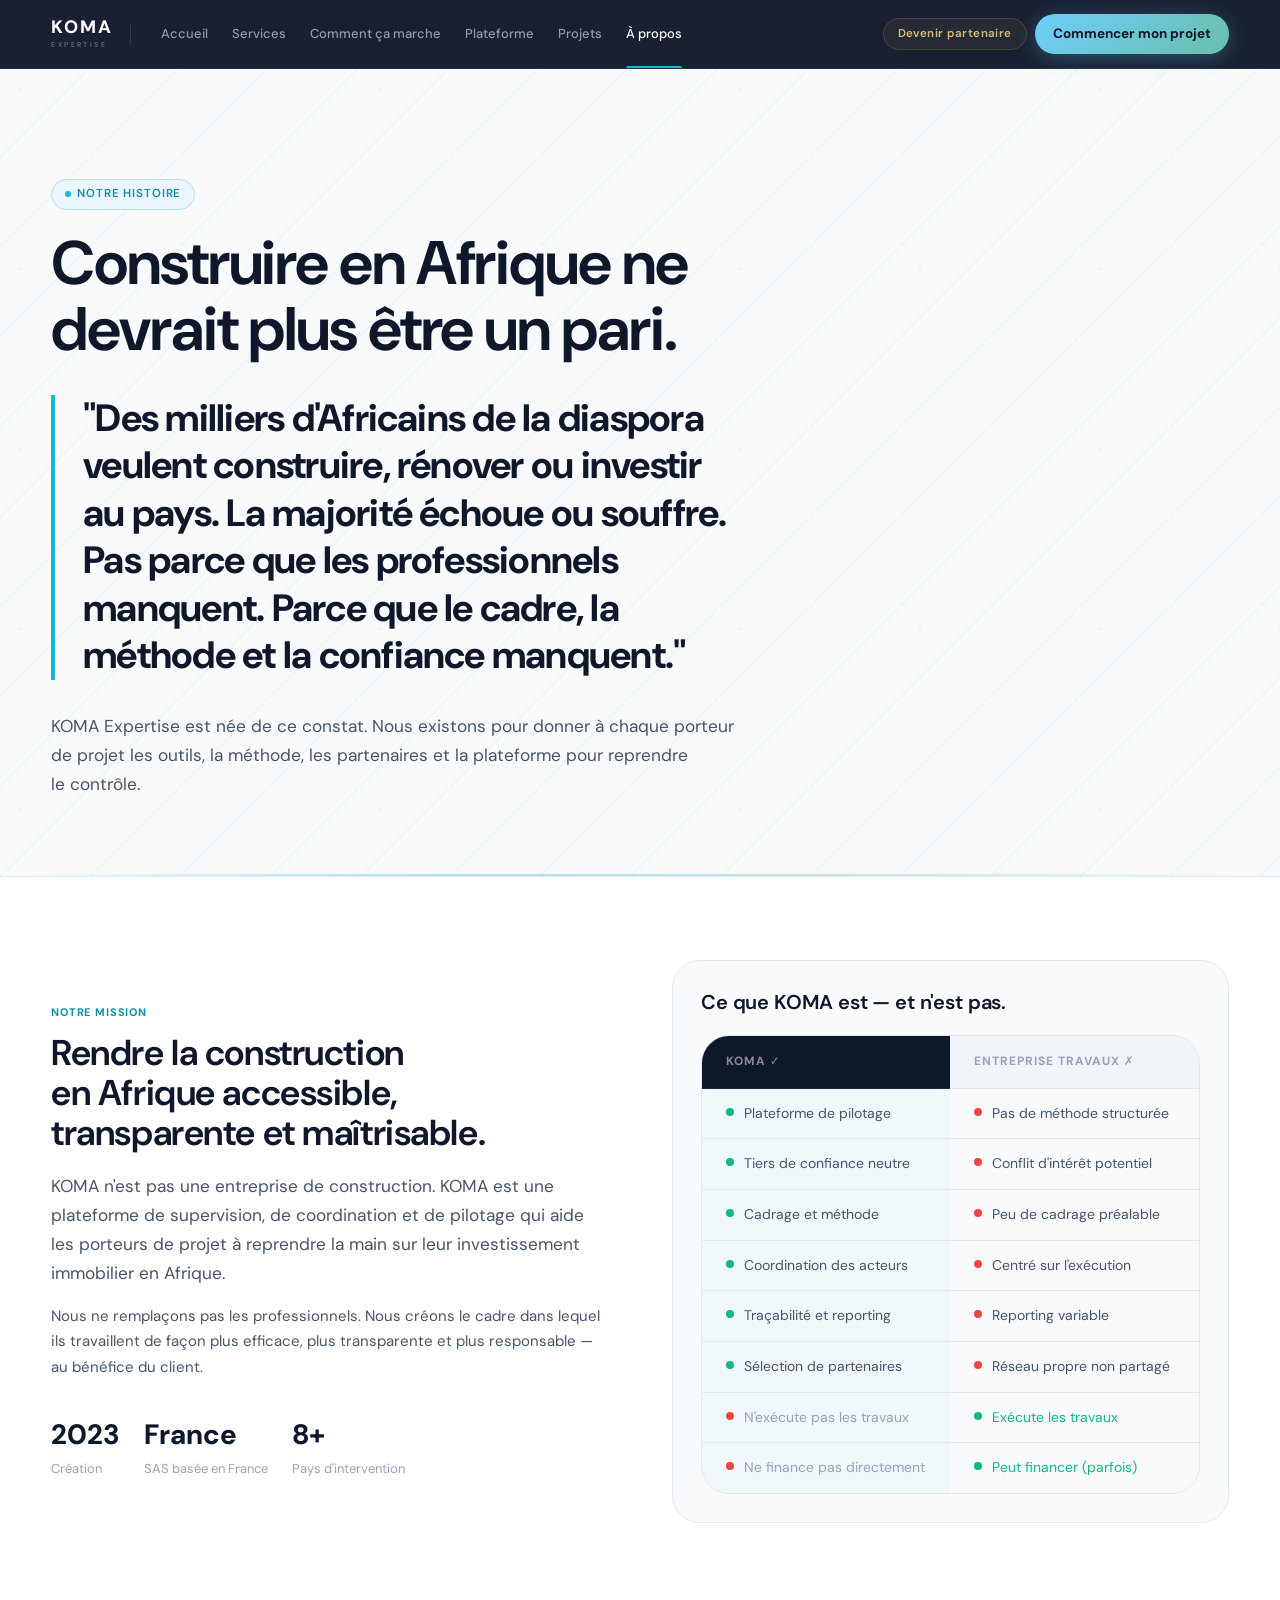
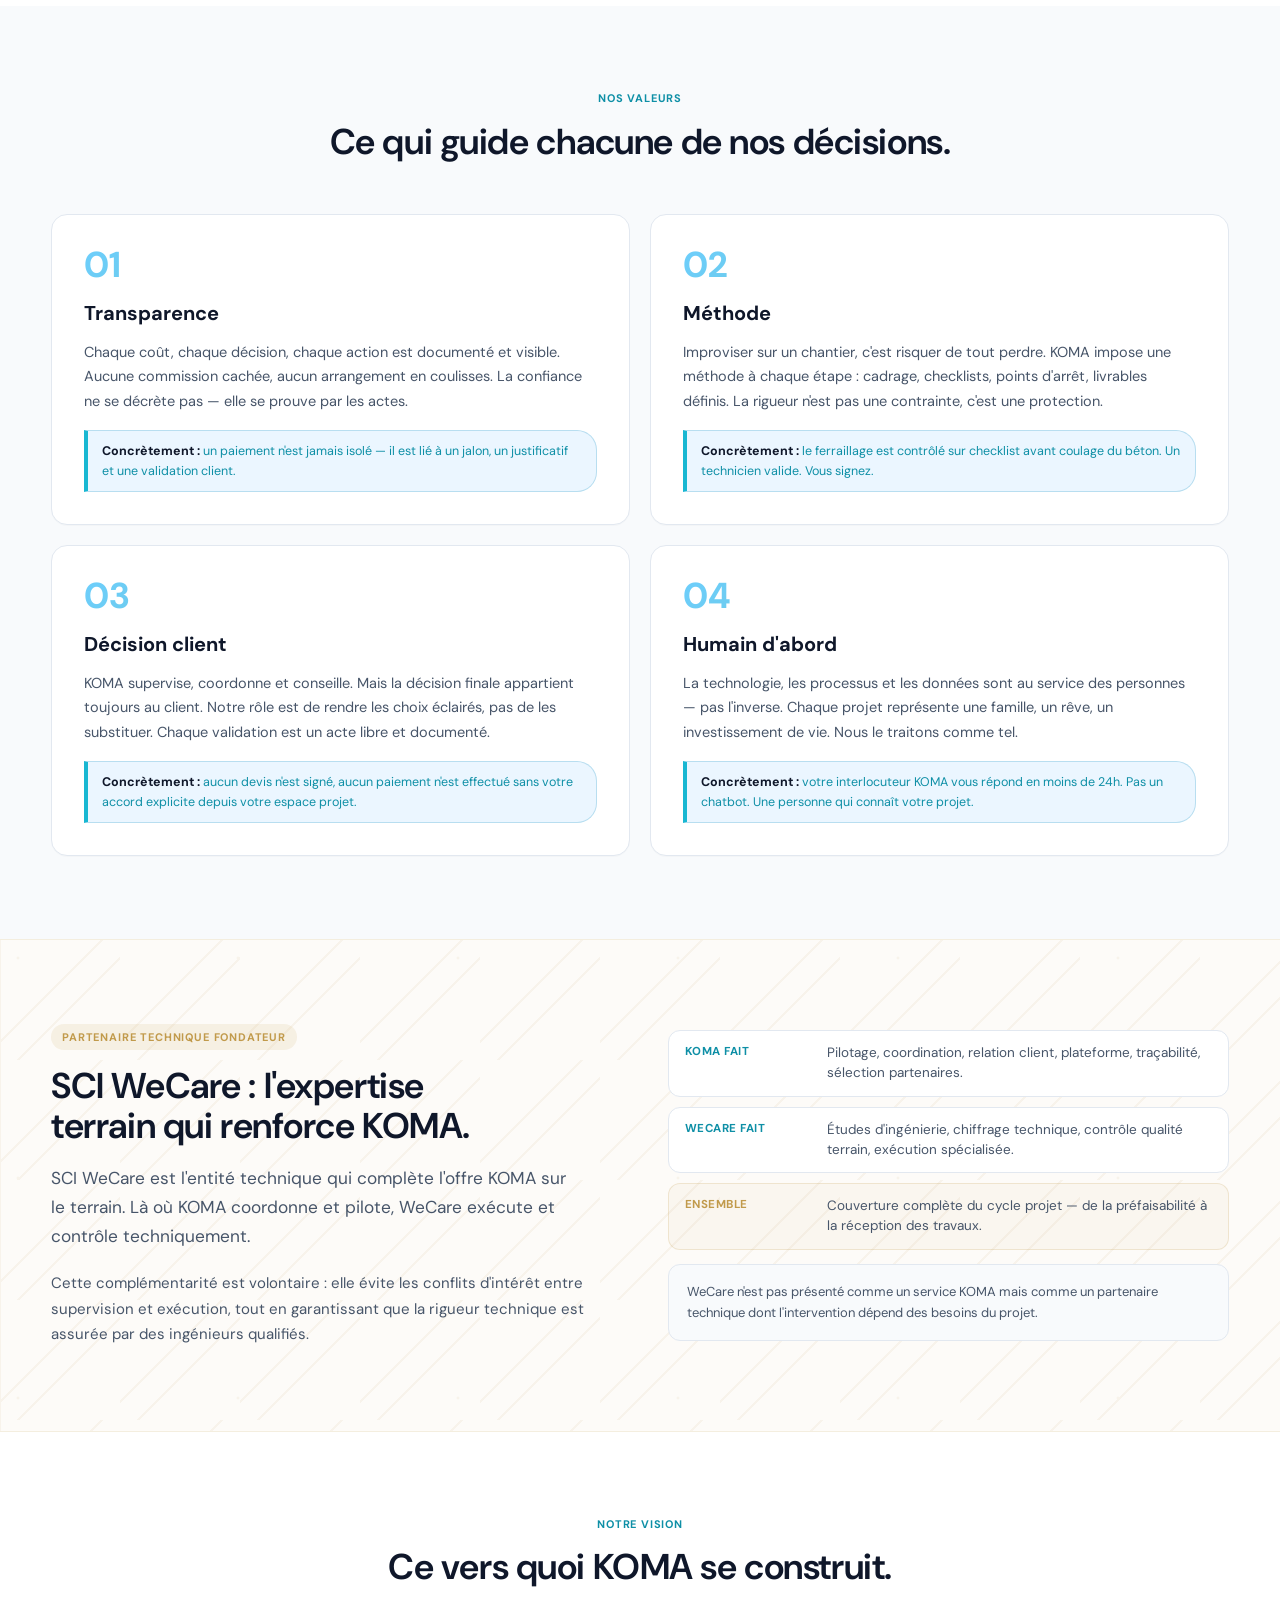
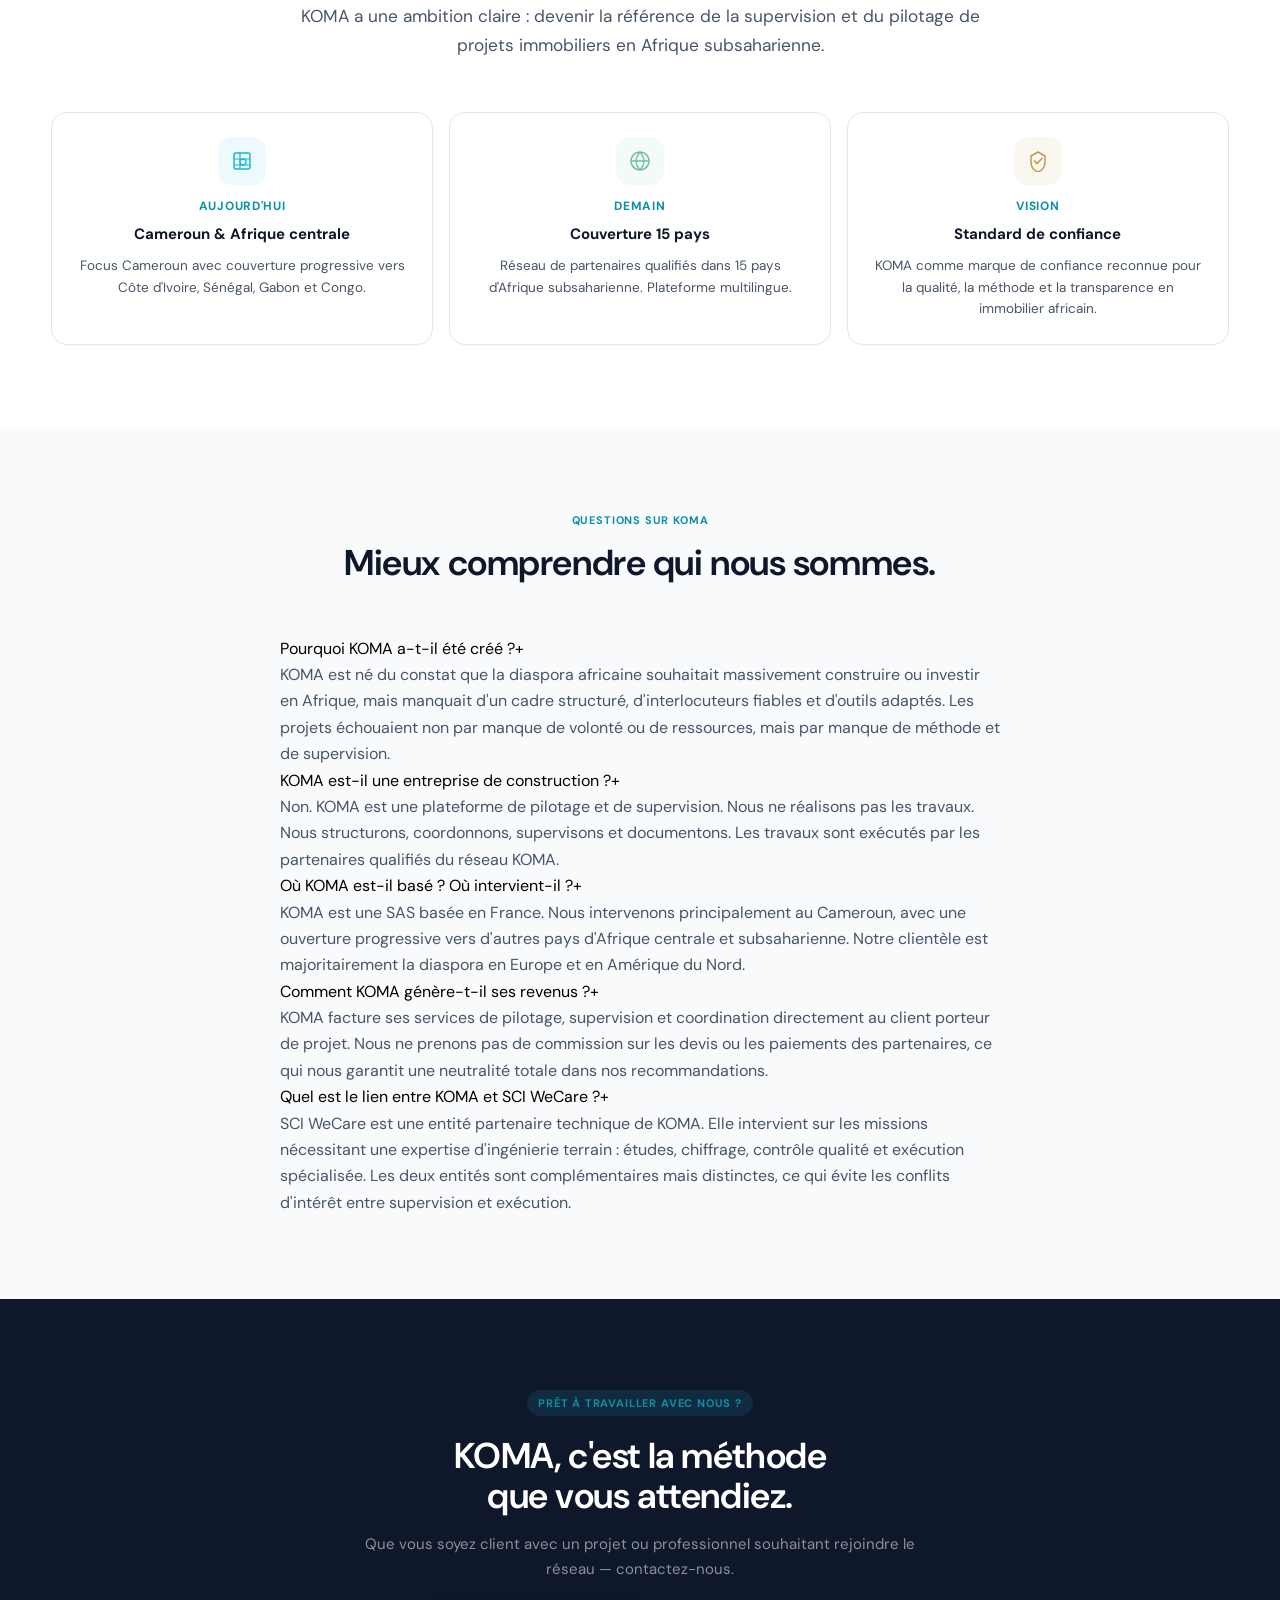
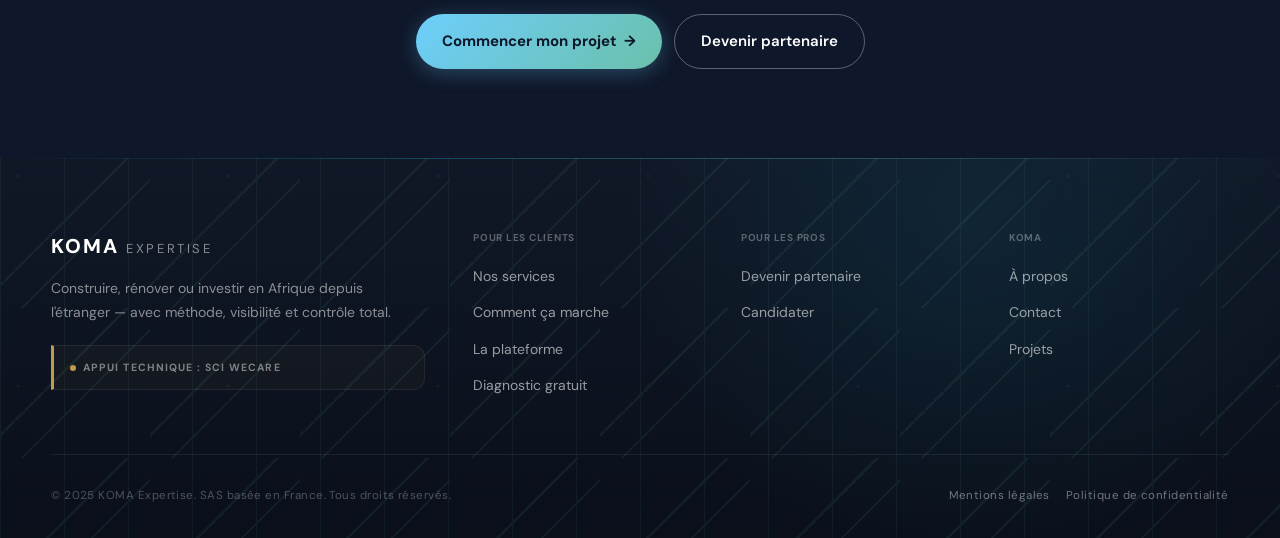
<file: about.html>
<!doctype html>
<html lang="fr">
<head>
<meta charset="utf-8"/>
<meta name="viewport" content="width=device-width, initial-scale=1"/>
<title>À propos — KOMA Expertise</title>
<meta name="description" content="KOMA Expertise : qui nous sommes, notre mission, notre méthode et notre vision pour transformer la façon dont les Africains de la diaspora construisent en Afrique."/>
<link rel="preconnect" href="https://fonts.googleapis.com">
<link rel="preconnect" href="https://fonts.gstatic.com" crossorigin>
<link href="https://fonts.googleapis.com/css2?family=DM+Sans:ital,opsz,wght@0,9..40,300;0,9..40,400;0,9..40,500;0,9..40,600;0,9..40,700;0,9..40,800;0,9..40,900&display=swap" rel="stylesheet">
<link rel="stylesheet" href="styles.css?v=premium-refit-2">
<style>
/* ── MANIFESTO HERO ── */
.manifesto-hero {
  background: var(--paper); border-bottom:1px solid var(--rule);
  padding: clamp(72px,9vw,110px) 0 clamp(52px,6vw,80px);
  position:relative; overflow:hidden;
}
.manifesto-hero::after {
  content:''; position:absolute; bottom:0; left:0; right:0; height:2px;
  background:linear-gradient(90deg,transparent,var(--teal) 35%,var(--teal-mint) 65%,transparent);
  opacity:.35;
}

/* ── MANIFESTO QUOTE ── */
.manifesto-quote {
  font-family:var(--f-display); font-size:clamp(22px,3vw,38px); font-weight:700;
  color:var(--ink); line-height:1.25; letter-spacing:-.02em;
  border-left:4px solid var(--teal); padding-left:28px; margin:32px 0;
  max-width:680px;
}

/* ── POSITIONING TABLE ── */
.pos-table { display:grid; grid-template-columns:1fr 1fr; border:1px solid var(--rule); border-radius:var(--r-xl); overflow:hidden; }
.pos-col { }
.pos-header { padding:16px 24px; font-size:12px; font-weight:700; letter-spacing:.08em; text-transform:uppercase; }
.pos-header.koma { background:var(--night); color:rgba(255,255,255,.5); border-bottom:1px solid rgba(255,255,255,.07); }
.pos-header.trad { background:var(--light); color:var(--stone); border-bottom:1px solid var(--rule); }
.pos-row { display:flex; align-items:flex-start; gap:10px; padding:14px 24px; border-bottom:1px solid var(--rule); font-size:14px; }
.pos-row:last-child { border-bottom:none; }
.pos-row.koma-row { background:rgba(24,183,210,.03); }
.pos-row.trad-row { background:var(--paper); }
.pos-dot { width:8px;height:8px;border-radius:50%;flex-shrink:0;margin-top:5px; }
.pos-dot.yes { background:var(--success); }
.pos-dot.no  { background:var(--danger); }
.pos-text { color:var(--body); line-height:1.55; }

/* ── VALUES ── */
.values-grid { display:grid; grid-template-columns:repeat(2,1fr); gap:20px; }
.value-card { padding:32px; }
.value-num { font-family:var(--f-display); font-size:36px; font-weight:700; line-height:1; background:var(--grad-cta); -webkit-background-clip:text; -webkit-text-fill-color:transparent; background-clip:text; margin-bottom:14px; }
.value-title { font-size:20px; font-weight:700; color:var(--ink); margin-bottom:10px; }
.value-desc { font-size:14.5px; color:var(--body); line-height:1.7; }

/* ── WECARE ── */
.wecare-section-full { background:rgba(193,154,75,.04); border-top:1px solid rgba(193,154,75,.14); border-bottom:1px solid rgba(193,154,75,.14); }
.wecare-inner { display:grid; grid-template-columns:1fr 1fr; gap:56px; align-items:center; }
.wecare-role-table { display:grid; gap:10px; }
.wrt-row { display:grid; grid-template-columns:130px 1fr; gap:12px; padding:12px 16px; background:var(--white); border-radius:var(--r-md); border:1px solid var(--rule); align-items:start; }
.wrt-label { font-size:11.5px; font-weight:700; color:var(--teal-dark); text-transform:uppercase; letter-spacing:.04em; }
.wrt-desc  { font-size:13.5px; color:var(--body); line-height:1.5; }

/* ── VISION ── */
.vision-cards { display:grid; grid-template-columns:repeat(3,1fr); gap:16px; }
.vision-card  { padding:24px;text-align:center; }
.vision-icon  { font-size:32px;margin-bottom:12px; }
.vision-year  { font-size:12px;font-weight:700;color:var(--teal-dark);letter-spacing:.06em;text-transform:uppercase;margin-bottom:6px; }
.vision-title { font-size:15px;font-weight:700;color:var(--ink);margin-bottom:8px; }
.vision-desc  { font-size:13.5px;color:var(--body);line-height:1.6; }

/* ── CTA ── */
.about-cta-section { background:var(--night);padding:clamp(56px,7vw,96px) 0;text-align:center; }

@media(max-width:768px) {
  .pos-table { grid-template-columns:1fr; }
  .pos-header.trad, .pos-row.trad-row { display:none; }
  .values-grid { grid-template-columns:1fr; }
  .wecare-inner { grid-template-columns:1fr; }
  .vision-cards { grid-template-columns:1fr; }
}
</style>
</head>
<body>

<header class="site-header" id="site-header">
  <nav class="nav-unified">
    <a href="index.html" class="nav-brand"><div class="koma-word">KOMA</div><div class="koma-sub">Expertise</div></a>
    <div class="nav-divider"></div>
    <div class="nav-links">
      <a href="index.html"      class="nav-item">Accueil</a>
      <a href="solutions.html" class="nav-item">Services</a>
      <a href="journey.html"   class="nav-item">Comment ça marche</a>
      <a href="platform.html"  class="nav-item">Plateforme</a>
      <a href="projects.html"  class="nav-item">Projets</a>
      <a href="about.html"     class="nav-item active">À propos</a>
    </div>
    <div class="nav-right">
      <a href="partners.html" class="nav-partner">Devenir partenaire</a>
      <a href="contact.html"  class="btn btn-cta btn-sm">Commencer mon projet</a>
    </div>
    <div class="nav-mob">
      <a href="contact.html" class="btn btn-cta btn-sm" style="padding:8px 14px;font-size:12.5px;">Commencer</a>
      <button class="hamburger" id="burger-btn" aria-label="Menu" aria-expanded="false"><span></span><span></span><span></span></button>
    </div>
  </nav>
</header>
<div class="mobile-menu" id="mobile-menu">
  <a href="index.html" class="mob-item">Accueil</a>
  <a href="solutions.html" class="mob-item">Services</a>
  <a href="journey.html" class="mob-item">Comment ça marche</a>
  <a href="platform.html" class="mob-item">Plateforme</a>
  <a href="projects.html" class="mob-item">Projets</a>
  <a href="about.html" class="mob-item active">À propos</a>
  <div class="mob-divider"></div>
  <a href="partners.html" class="mob-item" style="color:var(--gold-soft);">Devenir partenaire</a>
  <div style="padding:12px 16px 4px;"><a href="contact.html" class="btn btn-cta" style="width:100%;justify-content:center;">Commencer →</a></div>
</div>

<!-- MANIFESTO HERO -->
<section class="manifesto-hero koma-pattern pattern-blueprint">
  <div class="container">
    <div class="reveal" style="max-width:860px;">
      <div class="tag" style="margin-bottom:20px;"><span class="dot"></span> Notre histoire</div>
      <h1>Construire en Afrique ne devrait plus être un pari.</h1>
      <div class="manifesto-quote">
        "Des milliers d'Africains de la diaspora veulent construire, rénover ou investir au pays. La majorité échoue ou souffre. Pas parce que les professionnels manquent. Parce que le cadre, la méthode et la confiance manquent."
      </div>
      <p class="lead">KOMA Expertise est née de ce constat. Nous existons pour donner à chaque porteur de projet les outils, la méthode, les partenaires et la plateforme pour reprendre le contrôle.</p>
    </div>
  </div>
</section>

<!-- MISSION -->
<section>
  <div class="container">
    <div style="display:grid;grid-template-columns:1fr 1fr;gap:64px;align-items:center;" class="reveal">
      <div>
        <span class="label" style="margin-bottom:12px;display:block;">Notre mission</span>
        <h2>Rendre la construction en Afrique accessible, transparente et maîtrisable.</h2>
        <p class="lead" style="margin-top:18px;">KOMA n'est pas une entreprise de construction. KOMA est une plateforme de supervision, de coordination et de pilotage qui aide les porteurs de projet à reprendre la main sur leur investissement immobilier en Afrique.</p>
        <p style="font-size:15px;color:var(--body);margin-top:16px;line-height:1.7;">Nous ne remplaçons pas les professionnels. Nous créons le cadre dans lequel ils travaillent de façon plus efficace, plus transparente et plus responsable — au bénéfice du client.</p>
        <div style="display:flex;gap:24px;margin-top:32px;flex-wrap:wrap;">
          <div><div style="font-size:28px;font-weight:800;color:var(--ink);">2023</div><div style="font-size:13px;color:var(--stone);">Création</div></div>
          <div><div style="font-size:28px;font-weight:800;color:var(--ink);">France</div><div style="font-size:13px;color:var(--stone);">SAS basée en France</div></div>
          <div><div style="font-size:28px;font-weight:800;color:var(--ink);">8+</div><div style="font-size:13px;color:var(--stone);">Pays d'intervention</div></div>
        </div>
      </div>
      <div>
        <div style="background:var(--paper);border-radius:var(--r-xl);padding:28px;border:1px solid var(--rule);">
          <h3 style="margin-bottom:20px;">Ce que KOMA est — et n'est pas.</h3>
          <div class="pos-table">
            <div class="pos-col">
              <div class="pos-header koma">KOMA ✓</div>
              <div class="pos-row koma-row"><span class="pos-dot yes"></span><span class="pos-text">Plateforme de pilotage</span></div>
              <div class="pos-row koma-row"><span class="pos-dot yes"></span><span class="pos-text">Tiers de confiance neutre</span></div>
              <div class="pos-row koma-row"><span class="pos-dot yes"></span><span class="pos-text">Cadrage et méthode</span></div>
              <div class="pos-row koma-row"><span class="pos-dot yes"></span><span class="pos-text">Coordination des acteurs</span></div>
              <div class="pos-row koma-row"><span class="pos-dot yes"></span><span class="pos-text">Traçabilité et reporting</span></div>
              <div class="pos-row koma-row"><span class="pos-dot yes"></span><span class="pos-text">Sélection de partenaires</span></div>
              <div class="pos-row koma-row"><span class="pos-dot no"></span><span class="pos-text" style="color:var(--stone);">N'exécute pas les travaux</span></div>
              <div class="pos-row koma-row"><span class="pos-dot no"></span><span class="pos-text" style="color:var(--stone);">Ne finance pas directement</span></div>
            </div>
            <div class="pos-col">
              <div class="pos-header trad">Entreprise travaux ✗</div>
              <div class="pos-row trad-row"><span class="pos-dot no"></span><span class="pos-text">Pas de méthode structurée</span></div>
              <div class="pos-row trad-row"><span class="pos-dot no"></span><span class="pos-text">Conflit d'intérêt potentiel</span></div>
              <div class="pos-row trad-row"><span class="pos-dot no"></span><span class="pos-text">Peu de cadrage préalable</span></div>
              <div class="pos-row trad-row"><span class="pos-dot no"></span><span class="pos-text">Centré sur l'exécution</span></div>
              <div class="pos-row trad-row"><span class="pos-dot no"></span><span class="pos-text">Reporting variable</span></div>
              <div class="pos-row trad-row"><span class="pos-dot no"></span><span class="pos-text">Réseau propre non partagé</span></div>
              <div class="pos-row trad-row"><span class="pos-dot yes"></span><span class="pos-text" style="color:var(--success);">Exécute les travaux</span></div>
              <div class="pos-row trad-row"><span class="pos-dot yes"></span><span class="pos-text" style="color:var(--success);">Peut financer (parfois)</span></div>
            </div>
          </div>
        </div>
      </div>
    </div>
  </div>
</section>

<!-- VALEURS -->
<section class="sec-alt">
  <div class="container">
    <div class="sec-head centered reveal">
      <span class="label">Nos valeurs</span>
      <h2>Ce qui guide chacune de nos décisions.</h2>
    </div>
    <div class="values-grid">
      <div class="card value-card reveal reveal-d1">
        <div class="value-num">01</div>
        <div class="value-title">Transparence</div>
        <p class="value-desc">Chaque coût, chaque décision, chaque action est documenté et visible. Aucune commission cachée, aucun arrangement en coulisses. La confiance ne se décrète pas — elle se prouve par les actes.</p>
        <div class="callout" style="margin-top:16px;padding:10px 14px;">
          <p style="font-size:12.5px;"><strong>Concrètement :</strong> un paiement n'est jamais isolé — il est lié à un jalon, un justificatif et une validation client.</p>
        </div>
      </div>
      <div class="card value-card reveal reveal-d2">
        <div class="value-num">02</div>
        <div class="value-title">Méthode</div>
        <p class="value-desc">Improviser sur un chantier, c'est risquer de tout perdre. KOMA impose une méthode à chaque étape : cadrage, checklists, points d'arrêt, livrables définis. La rigueur n'est pas une contrainte, c'est une protection.</p>
        <div class="callout" style="margin-top:16px;padding:10px 14px;">
          <p style="font-size:12.5px;"><strong>Concrètement :</strong> le ferraillage est contrôlé sur checklist avant coulage du béton. Un technicien valide. Vous signez.</p>
        </div>
      </div>
      <div class="card value-card reveal reveal-d1">
        <div class="value-num">03</div>
        <div class="value-title">Décision client</div>
        <p class="value-desc">KOMA supervise, coordonne et conseille. Mais la décision finale appartient toujours au client. Notre rôle est de rendre les choix éclairés, pas de les substituer. Chaque validation est un acte libre et documenté.</p>
        <div class="callout" style="margin-top:16px;padding:10px 14px;">
          <p style="font-size:12.5px;"><strong>Concrètement :</strong> aucun devis n'est signé, aucun paiement n'est effectué sans votre accord explicite depuis votre espace projet.</p>
        </div>
      </div>
      <div class="card value-card reveal reveal-d2">
        <div class="value-num">04</div>
        <div class="value-title">Humain d'abord</div>
        <p class="value-desc">La technologie, les processus et les données sont au service des personnes — pas l'inverse. Chaque projet représente une famille, un rêve, un investissement de vie. Nous le traitons comme tel.</p>
        <div class="callout" style="margin-top:16px;padding:10px 14px;">
          <p style="font-size:12.5px;"><strong>Concrètement :</strong> votre interlocuteur KOMA vous répond en moins de 24h. Pas un chatbot. Une personne qui connaît votre projet.</p>
        </div>
      </div>
    </div>
  </div>
</section>

<!-- WECARE -->
<section class="wecare-section-full koma-pattern pattern-wecare">
  <div class="container">
    <div class="wecare-inner reveal">
      <div>
        <div class="badge badge-gold" style="margin-bottom:16px;">Partenaire technique fondateur</div>
        <h2 style="margin-bottom:18px;">SCI WeCare : l'expertise terrain qui renforce KOMA.</h2>
        <p class="lead" style="margin-bottom:20px;">SCI WeCare est l'entité technique qui complète l'offre KOMA sur le terrain. Là où KOMA coordonne et pilote, WeCare exécute et contrôle techniquement.</p>
        <p style="font-size:15px;color:var(--body);line-height:1.7;">Cette complémentarité est volontaire : elle évite les conflits d'intérêt entre supervision et exécution, tout en garantissant que la rigueur technique est assurée par des ingénieurs qualifiés.</p>
      </div>
      <div>
        <div class="wecare-role-table">
          <div class="wrt-row">
            <div class="wrt-label">KOMA fait</div>
            <div class="wrt-desc">Pilotage, coordination, relation client, plateforme, traçabilité, sélection partenaires.</div>
          </div>
          <div class="wrt-row">
            <div class="wrt-label">WeCare fait</div>
            <div class="wrt-desc">Études d'ingénierie, chiffrage technique, contrôle qualité terrain, exécution spécialisée.</div>
          </div>
          <div class="wrt-row" style="background:rgba(193,154,75,.05);border-color:rgba(193,154,75,.2);">
            <div class="wrt-label" style="color:var(--gold);">Ensemble</div>
            <div class="wrt-desc">Couverture complète du cycle projet — de la préfaisabilité à la réception des travaux.</div>
          </div>
        </div>
        <div style="margin-top:14px;padding:16px 18px;background:var(--paper);border-radius:var(--r-md);border:1px solid var(--rule);">
          <p style="font-size:13px;color:var(--body);">WeCare n'est pas présenté comme un service KOMA mais comme un partenaire technique dont l'intervention dépend des besoins du projet.</p>
        </div>
      </div>
    </div>
  </div>
</section>

<!-- VISION -->
<section>
  <div class="container">
    <div class="sec-head centered reveal">
      <span class="label">Notre vision</span>
      <h2>Ce vers quoi KOMA se construit.</h2>
      <p class="lead" style="text-align:center;margin:0 auto;">KOMA a une ambition claire : devenir la référence de la supervision et du pilotage de projets immobiliers en Afrique subsaharienne.</p>
    </div>
    <div class="vision-cards">
      <div class="card vision-card reveal reveal-d1">
        <div style="width:48px;height:48px;border-radius:14px;background:rgba(24,183,210,.08);display:flex;align-items:center;justify-content:center;margin:0 auto 12px;"><svg width="22" height="22" viewBox="0 0 22 22" fill="none"><rect x="3" y="3" width="16" height="16" rx="2" stroke="var(--teal)" stroke-width="1.5" fill="none"/><path d="M3 9h16M9 3v16M3 15h16" stroke="var(--teal)" stroke-width="1.2"/><circle cx="12" cy="12" r="3" stroke="var(--teal)" stroke-width="1.3" fill="none"/></svg></div>
        <div class="vision-year">Aujourd'hui</div>
        <div class="vision-title">Cameroun &amp; Afrique centrale</div>
        <p class="vision-desc">Focus Cameroun avec couverture progressive vers Côte d'Ivoire, Sénégal, Gabon et Congo.</p>
      </div>
      <div class="card vision-card reveal reveal-d2">
        <div style="width:48px;height:48px;border-radius:14px;background:rgba(107,192,170,.08);display:flex;align-items:center;justify-content:center;margin:0 auto 12px;"><svg width="22" height="22" viewBox="0 0 22 22" fill="none"><circle cx="11" cy="11" r="9" stroke="var(--teal-mint)" stroke-width="1.5" fill="none"/><path d="M2 11h18M11 2C8.5 5 7 8.5 7 11s1.5 6 4 9M11 2c2.5 3 4 6.5 4 9s-1.5 6-4 9" stroke="var(--teal-mint)" stroke-width="1.3"/></svg></div>
        <div class="vision-year">Demain</div>
        <div class="vision-title">Couverture 15 pays</div>
        <p class="vision-desc">Réseau de partenaires qualifiés dans 15 pays d'Afrique subsaharienne. Plateforme multilingue.</p>
      </div>
      <div class="card vision-card reveal reveal-d3">
        <div style="width:48px;height:48px;border-radius:14px;background:rgba(193,154,75,.08);display:flex;align-items:center;justify-content:center;margin:0 auto 12px;"><svg width="22" height="22" viewBox="0 0 22 22" fill="none"><path d="M11 2L4 6v6c0 4.8 3 8.5 7 10 4-1.5 7-5.2 7-10V6L11 2z" stroke="var(--gold)" stroke-width="1.5" stroke-linejoin="round" fill="none"/><path d="M7.5 11l2.5 2.5 5-5" stroke="var(--gold)" stroke-width="1.7" stroke-linecap="round" stroke-linejoin="round"/></svg></div>
        <div class="vision-year">Vision</div>
        <div class="vision-title">Standard de confiance</div>
        <p class="vision-desc">KOMA comme marque de confiance reconnue pour la qualité, la méthode et la transparence en immobilier africain.</p>
      </div>
    </div>
  </div>
</section>

<!-- FAQ ABOUT -->
<section class="sec-alt">
  <div class="container">
    <div class="sec-head centered reveal">
      <span class="label">Questions sur KOMA</span>
      <h2>Mieux comprendre qui nous sommes.</h2>
    </div>
    <div class="faq-list" style="max-width:720px;margin:0 auto;">
      <div class="faq-item reveal">
        <button class="faq-trigger" aria-expanded="false"><span class="faq-q">Pourquoi KOMA a-t-il été créé ?</span><span class="faq-icon">+</span></button>
        <div class="faq-body"><div class="faq-body-inner">KOMA est né du constat que la diaspora africaine souhaitait massivement construire ou investir en Afrique, mais manquait d'un cadre structuré, d'interlocuteurs fiables et d'outils adaptés. Les projets échouaient non par manque de volonté ou de ressources, mais par manque de méthode et de supervision.</div></div>
      </div>
      <div class="faq-item reveal reveal-d1">
        <button class="faq-trigger" aria-expanded="false"><span class="faq-q">KOMA est-il une entreprise de construction ?</span><span class="faq-icon">+</span></button>
        <div class="faq-body"><div class="faq-body-inner">Non. KOMA est une plateforme de pilotage et de supervision. Nous ne réalisons pas les travaux. Nous structurons, coordonnons, supervisons et documentons. Les travaux sont exécutés par les partenaires qualifiés du réseau KOMA.</div></div>
      </div>
      <div class="faq-item reveal reveal-d2">
        <button class="faq-trigger" aria-expanded="false"><span class="faq-q">Où KOMA est-il basé ? Où intervient-il ?</span><span class="faq-icon">+</span></button>
        <div class="faq-body"><div class="faq-body-inner">KOMA est une SAS basée en France. Nous intervenons principalement au Cameroun, avec une ouverture progressive vers d'autres pays d'Afrique centrale et subsaharienne. Notre clientèle est majoritairement la diaspora en Europe et en Amérique du Nord.</div></div>
      </div>
      <div class="faq-item reveal reveal-d1">
        <button class="faq-trigger" aria-expanded="false"><span class="faq-q">Comment KOMA génère-t-il ses revenus ?</span><span class="faq-icon">+</span></button>
        <div class="faq-body"><div class="faq-body-inner">KOMA facture ses services de pilotage, supervision et coordination directement au client porteur de projet. Nous ne prenons pas de commission sur les devis ou les paiements des partenaires, ce qui nous garantit une neutralité totale dans nos recommandations.</div></div>
      </div>
      <div class="faq-item reveal reveal-d2">
        <button class="faq-trigger" aria-expanded="false"><span class="faq-q">Quel est le lien entre KOMA et SCI WeCare ?</span><span class="faq-icon">+</span></button>
        <div class="faq-body"><div class="faq-body-inner">SCI WeCare est une entité partenaire technique de KOMA. Elle intervient sur les missions nécessitant une expertise d'ingénierie terrain : études, chiffrage, contrôle qualité et exécution spécialisée. Les deux entités sont complémentaires mais distinctes, ce qui évite les conflits d'intérêt entre supervision et exécution.</div></div>
      </div>
    </div>
  </div>
</section>

<!-- CTA -->
<section class="about-cta-section">
  <div class="container">
    <div class="reveal" style="max-width:600px;margin:0 auto;">
      <span class="badge badge-teal" style="margin-bottom:20px;">Prêt à travailler avec nous ?</span>
      <h2 style="color:#fff;margin-bottom:16px;">KOMA, c'est la méthode que vous attendiez.</h2>
      <p style="color:rgba(255,255,255,.52);margin-bottom:32px;font-size:15px;">Que vous soyez client avec un projet ou professionnel souhaitant rejoindre le réseau — contactez-nous.</p>
      <div style="display:flex;gap:12px;justify-content:center;flex-wrap:wrap;">
        <a href="contact.html" class="btn btn-cta">Commencer mon projet <span class="arrow">→</span></a>
        <a href="contact.html?path=partner" class="btn btn-outline-white">Devenir partenaire</a>
      </div>
    </div>
  </div>
</section>

<footer class="site-footer">
  <div class="container">
    <div class="footer-grid">
      <div><div style="font-family:var(--f-display);font-weight:800;font-size:20px;letter-spacing:.1em;color:#fff;margin-bottom:14px;">KOMA <span style="font-weight:400;font-size:13px;letter-spacing:.2em;opacity:.5;">EXPERTISE</span></div><p style="font-size:14px;max-width:34ch;line-height:1.7;">Construire, rénover ou investir en Afrique depuis l'étranger — avec méthode, visibilité et contrôle total.</p><div class="wecare-badge"><div class="wrow"><span class="wdot"></span> Appui technique : SCI WeCare</div></div></div>
      <div><h5>Pour les clients</h5><ul><li><a href="solutions.html">Nos services</a></li><li><a href="journey.html">Comment ça marche</a></li><li><a href="platform.html">La plateforme</a></li><li><a href="contact.html">Diagnostic gratuit</a></li></ul></div>
      <div><h5>Pour les pros</h5><ul><li><a href="partners.html">Devenir partenaire</a></li><li><a href="contact.html?path=partner">Candidater</a></li></ul></div>
      <div><h5>KOMA</h5><ul><li><a href="about.html">À propos</a></li><li><a href="contact.html">Contact</a></li><li><a href="projects.html">Projets</a></li></ul></div>
    </div>
    <div class="foot-bottom"><span>© 2025 KOMA Expertise. SAS basée en France. Tous droits réservés.</span><div style="display:flex;gap:16px;"><a href="#">Mentions légales</a><a href="#">Politique de confidentialité</a></div></div>
  </div>
</footer>
<script src="script.js"></script>
</body>
</html>
</file>
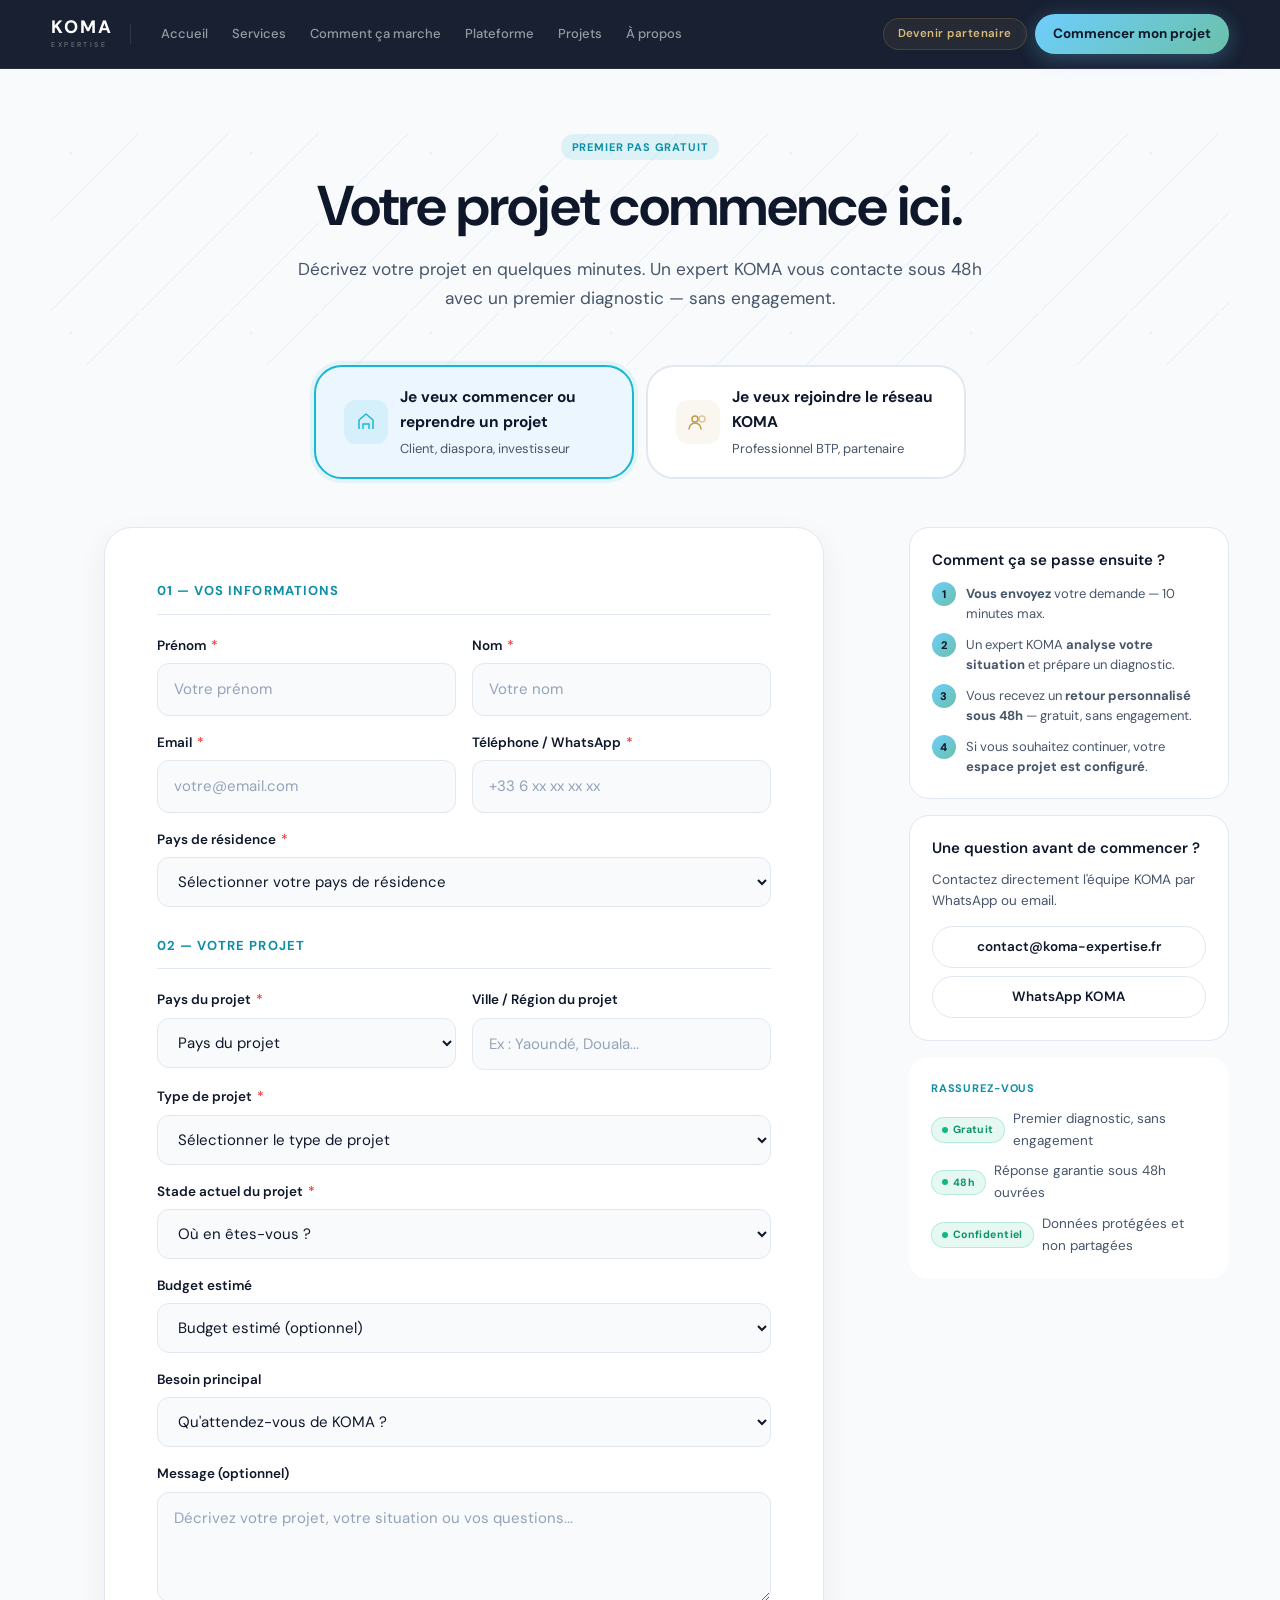
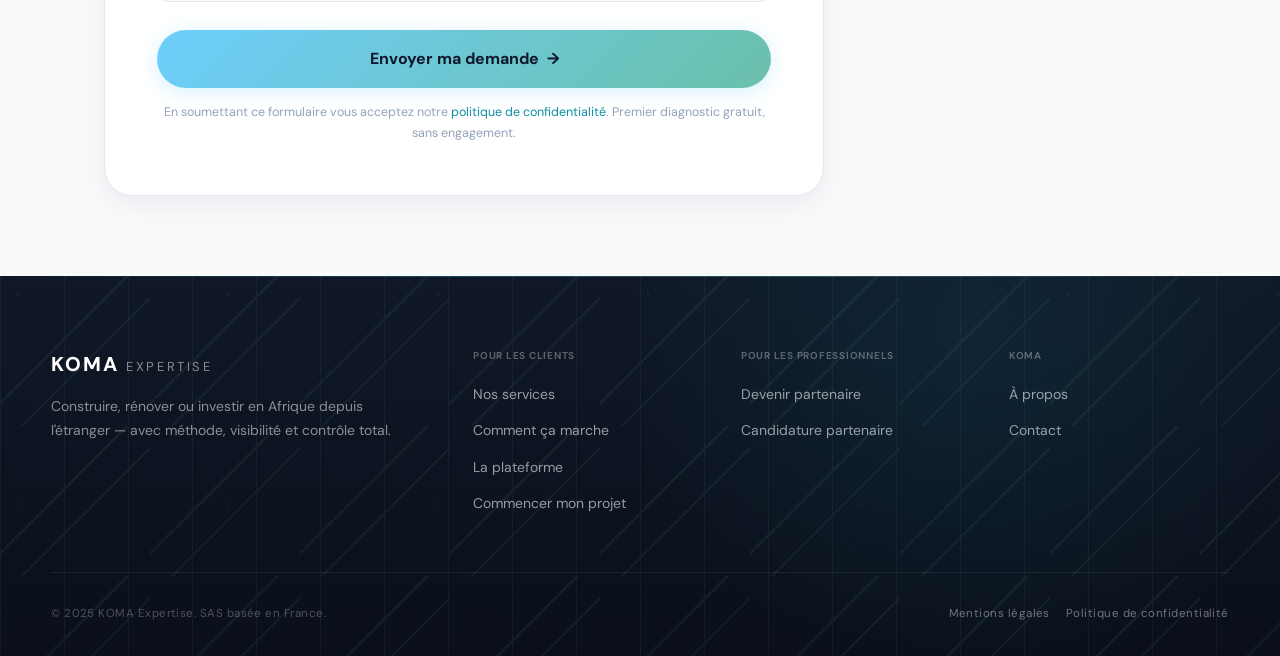
<file: contact.html>
<!doctype html>
<html lang="fr">
<head>
<meta charset="utf-8"/>
<meta name="viewport" content="width=device-width, initial-scale=1"/>
<title>Commencer mon projet — KOMA Expertise</title>
<link rel="preconnect" href="https://fonts.googleapis.com">
<link rel="preconnect" href="https://fonts.gstatic.com" crossorigin>
<link href="https://fonts.googleapis.com/css2?family=DM+Sans:ital,opsz,wght@0,9..40,300;0,9..40,400;0,9..40,500;0,9..40,600;0,9..40,700;0,9..40,800;0,9..40,900&display=swap" rel="stylesheet">
<link rel="stylesheet" href="styles.css?v=premium-refit-2">
<style>
/* ─── PAGE CONTACT ─── */
.contact-page {
  min-height: 100svh;
  background: var(--paper);
  padding: 64px 0 80px;
}
.contact-hero {
  text-align: center;
  padding-bottom: 52px;
}
.contact-hero h1 { font-size: clamp(32px, 4.5vw, 56px); }
.contact-hero .lead { margin: 18px auto 0; text-align: center; }

/* Path selector */
.path-selector {
  display: flex; gap: 12px; justify-content: center; margin-bottom: 48px; flex-wrap: wrap;
}
.path-btn {
  display: flex; align-items: center; gap: 12px;
  padding: 18px 28px; border-radius: var(--r-xl);
  background: var(--white); border: 2px solid var(--rule);
  cursor: pointer; transition: all var(--dur-base) var(--ease-expo);
  text-align: left; min-width: 260px; flex: 1; max-width: 320px;
}
.path-btn:hover { border-color: var(--teal); box-shadow: var(--sh-sm); transform: translateY(-2px); }
.path-btn.active {
  border-color: var(--teal); background: var(--teal-pale);
  box-shadow: 0 0 0 4px rgba(24,183,210,.1);
}
.path-icon { font-size: 28px; flex-shrink: 0; }
.path-label { font-size: 15.5px; font-weight: 700; color: var(--ink); }
.path-sub { font-size: 13px; color: var(--body); margin-top: 2px; }

/* Form */
.form-wrap {
  max-width: 720px; margin: 0 auto;
  background: var(--white); border: 1px solid var(--rule);
  border-radius: var(--r-xl); padding: clamp(28px,5vw,52px);
  box-shadow: var(--sh-sm);
}
.form-panel { display: none; }
.form-panel.active { display: block; }

.form-section-title {
  font-size: 13px; font-weight: 700; letter-spacing: .08em; text-transform: uppercase;
  color: var(--teal-dark); margin-bottom: 20px; padding-bottom: 12px;
  border-bottom: 1px solid var(--rule);
}
.form-grid-2 { display: grid; grid-template-columns: 1fr 1fr; gap: 16px; }
.form-group { display: flex; flex-direction: column; gap: 6px; margin-bottom: 16px; }
.form-group label {
  font-size: 13.5px; font-weight: 600; color: var(--ink);
}
.form-group label span { color: var(--danger); margin-left: 2px; }
.form-control {
  padding: 13px 16px; border-radius: var(--r-md);
  border: 1.5px solid var(--rule); background: var(--paper);
  font: inherit; font-size: 15px; color: var(--ink);
  transition: border-color var(--dur-fast), box-shadow var(--dur-fast), background var(--dur-fast);
  width: 100%;
}
.form-control:focus {
  outline: none; border-color: var(--teal);
  box-shadow: 0 0 0 3px rgba(24,183,210,.12);
  background: var(--white);
}
.form-control::placeholder { color: var(--stone); }
select.form-control { cursor: pointer; }
textarea.form-control { min-height: 110px; resize: vertical; }

/* Submit */
.form-submit { margin-top: 28px; }
.form-submit .btn { width: 100%; justify-content: center; font-size: 16px; padding: 16px; }
.form-note {
  text-align: center; font-size: 12.5px; color: var(--stone); margin-top: 14px;
}
.form-note a { color: var(--teal-dark); }

/* Success state */
.form-success {
  display: none; text-align: center; padding: 48px 32px;
}
.form-success.show { display: block; }
.success-icon { font-size: 56px; margin-bottom: 20px; }
.success-title { font-size: 26px; font-weight: 800; color: var(--ink); margin-bottom: 12px; }
.success-sub { font-size: 16px; color: var(--body); line-height: 1.7; max-width: 42ch; margin: 0 auto 28px; }

/* Sidebar */
.contact-layout {
  display: grid; grid-template-columns: 1fr 320px; gap: 32px; align-items: start;
}
.contact-sidebar { display: grid; gap: 16px; }
.sidebar-card {
  background: var(--white); border: 1px solid var(--rule);
  border-radius: var(--r-lg); padding: 22px;
}
.sidebar-card h4 { margin-bottom: 10px; font-size: 15px; }
.sidebar-card p { font-size: 13.5px; color: var(--body); line-height: 1.6; }
.sidebar-steps { display: grid; gap: 10px; margin-top: 12px; }
.ss-item { display: flex; align-items: flex-start; gap: 10px; }
.ss-num {
  width: 24px; height: 24px; border-radius: 50%; flex-shrink: 0;
  background: var(--grad-cta); display: flex; align-items: center; justify-content: center;
  font-size: 11px; font-weight: 800; color: var(--ink);
}
.ss-text { font-size: 13px; color: var(--body); line-height: 1.5; padding-top: 2px; }

@media(max-width:900px) {
  .contact-layout { grid-template-columns: 1fr; }
  .form-grid-2 { grid-template-columns: 1fr; }
}
</style>
</head>
<body>

<!-- ═══ NAVBAR ═══ -->
<header class="site-header" id="site-header">
  <nav class="nav-unified" aria-label="Navigation principale">
    <a href="index.html" class="nav-brand" aria-label="KOMA Accueil">
      <div class="koma-word">KOMA</div>
      <div class="koma-sub">Expertise</div>
    </a>
    <div class="nav-divider"></div>
    <div class="nav-links">
      <a href="index.html"      class="nav-item">Accueil</a>
      <a href="solutions.html" class="nav-item">Services</a>
      <a href="journey.html"   class="nav-item">Comment ça marche</a>
      <a href="platform.html"  class="nav-item">Plateforme</a>
      <a href="projects.html"  class="nav-item">Projets</a>
      <a href="about.html"     class="nav-item">À propos</a>
    </div>
    <div class="nav-right">
      <a href="partners.html" class="nav-partner">Devenir partenaire</a>
      <a href="contact.html"  class="btn btn-cta btn-sm">Commencer mon projet</a>
    </div>
    <div class="nav-mob">
      <a href="contact.html" class="btn btn-cta btn-sm" style="padding:8px 16px;font-size:13px;">Commencer</a>
      <button class="hamburger" id="burger-btn" aria-label="Menu" aria-expanded="false">
        <span></span><span></span><span></span>
      </button>
    </div>
  </nav>
</header>

<div class="mobile-menu" id="mobile-menu">
  <a href="index.html"      class="mob-item">Accueil</a>
  <a href="solutions.html" class="mob-item">Services</a>
  <a href="journey.html"   class="mob-item">Comment ça marche</a>
  <a href="platform.html"  class="mob-item">Plateforme</a>
  <a href="projects.html"  class="mob-item">Projets</a>
  <a href="about.html"     class="mob-item">À propos</a>
  <div class="mob-divider"></div>
  <a href="partners.html"  class="mob-item" style="color:var(--gold-soft);">Devenir partenaire</a>
</div>

<!-- ═══ PAGE ═══ -->
<main class="contact-page">
  <div class="container">

    <!-- Hero -->
    <div class="contact-hero koma-pattern pattern-blueprint">
      <span class="badge badge-teal" style="margin-bottom:16px;">Premier pas gratuit</span>
      <h1>Votre projet commence ici.</h1>
      <p class="lead">Décrivez votre projet en quelques minutes. Un expert KOMA vous contacte sous 48h avec un premier diagnostic — sans engagement.</p>
    </div>

    <!-- Path selector -->
    <div class="path-selector" role="group" aria-label="Choisissez votre parcours">
      <button class="path-btn active" data-path="client" aria-pressed="true">
        <div style="width:44px;height:44px;border-radius:12px;background:rgba(24,183,210,.1);display:flex;align-items:center;justify-content:center;flex-shrink:0;"><svg width="20" height="20" viewBox="0 0 20 20" fill="none"><path d="M3 17V8l7-6 7 6v9" stroke="var(--teal)" stroke-width="1.5" stroke-linejoin="round" fill="none"/><path d="M7 17v-5h6v5" stroke="var(--teal)" stroke-width="1.4" fill="none"/></svg></div>
        <div>
          <div class="path-label">Je veux commencer ou reprendre un projet</div>
          <div class="path-sub">Client, diaspora, investisseur</div>
        </div>
      </button>
      <button class="path-btn" data-path="partner" aria-pressed="false">
        <div style="width:44px;height:44px;border-radius:12px;background:rgba(193,154,75,.08);display:flex;align-items:center;justify-content:center;flex-shrink:0;"><svg width="20" height="20" viewBox="0 0 20 20" fill="none"><circle cx="7" cy="7" r="3" stroke="var(--gold)" stroke-width="1.5" fill="none"/><circle cx="14" cy="7" r="3" stroke="var(--gold)" stroke-width="1.5" fill="none" opacity=".5"/><path d="M1 17c0-3.31 2.69-6 6-6s6 2.69 6 6" stroke="var(--gold)" stroke-width="1.5" stroke-linecap="round" fill="none"/></svg></div>
        <div>
          <div class="path-label">Je veux rejoindre le réseau KOMA</div>
          <div class="path-sub">Professionnel BTP, partenaire</div>
        </div>
      </button>
    </div>

    <!-- Layout -->
    <div class="contact-layout">

      <!-- Main form -->
      <div>
        <div class="form-wrap">

          <!-- SUCCESS STATE -->
          <div class="form-success" id="form-success">
            <div style="width:72px;height:72px;border-radius:50%;background:rgba(16,185,129,.1);display:flex;align-items:center;justify-content:center;margin:0 auto 20px;"><svg width="34" height="34" viewBox="0 0 34 34" fill="none"><path d="M7 17l7 7 14-14" stroke="var(--success)" stroke-width="2.5" stroke-linecap="round" stroke-linejoin="round"/><circle cx="17" cy="17" r="15" stroke="var(--success)" stroke-width="1.5" fill="none" opacity=".3"/></svg></div>
            <div class="success-title">Votre demande a bien été envoyée !</div>
            <p class="success-sub">Un expert KOMA vous contacte sous 48 heures pour un premier diagnostic. Pensez à vérifier vos spams.</p>
            <a href="index.html" class="btn btn-cta">Retour à l'accueil <span class="arrow">→</span></a>
          </div>

          <!-- CLIENT FORM -->
          <form class="form-panel active" data-form="client" id="form-client" novalidate>
            <div class="form-section-title">01 — Vos informations</div>
            <div class="form-grid-2">
              <div class="form-group">
                <label for="c-prenom">Prénom <span>*</span></label>
                <input type="text" id="c-prenom" name="prenom" class="form-control" placeholder="Votre prénom" autocomplete="given-name" required>
              </div>
              <div class="form-group">
                <label for="c-nom">Nom <span>*</span></label>
                <input type="text" id="c-nom" name="nom" class="form-control" placeholder="Votre nom" autocomplete="family-name" required>
              </div>
            </div>
            <div class="form-grid-2">
              <div class="form-group">
                <label for="c-email">Email <span>*</span></label>
                <input type="email" id="c-email" name="email" class="form-control" placeholder="votre@email.com" autocomplete="email" required>
              </div>
              <div class="form-group">
                <label for="c-phone">Téléphone / WhatsApp <span>*</span></label>
                <input type="tel" id="c-phone" name="phone" class="form-control" placeholder="+33 6 xx xx xx xx" autocomplete="tel" required>
              </div>
            </div>
            <div class="form-group">
              <label for="c-pays-res">Pays de résidence <span>*</span></label>
              <select id="c-pays-res" name="pays_residence" class="form-control" required>
                <option value="">Sélectionner votre pays de résidence</option>
                <option>France</option><option>Belgique</option><option>Suisse</option>
                <option>Canada</option><option>États-Unis</option><option>Royaume-Uni</option>
                <option>Allemagne</option><option>Espagne</option><option>Italie</option>
                <option>Pays-Bas</option><option>Cameroun</option><option>Côte d'Ivoire</option>
                <option>Sénégal</option><option>Autres</option>
              </select>
            </div>

            <div class="form-section-title" style="margin-top:28px;">02 — Votre projet</div>
            <div class="form-grid-2">
              <div class="form-group">
                <label for="c-pays-proj">Pays du projet <span>*</span></label>
                <select id="c-pays-proj" name="pays_projet" class="form-control" required>
                  <option value="">Pays du projet</option>
                  <option>Cameroun</option><option>Côte d'Ivoire</option><option>Sénégal</option>
                  <option>Gabon</option><option>Congo Brazzaville</option><option>RDC</option>
                  <option>Mali</option><option>Burkina Faso</option><option>Autres</option>
                </select>
              </div>
              <div class="form-group">
                <label for="c-ville-proj">Ville / Région du projet</label>
                <input type="text" id="c-ville-proj" name="ville_projet" class="form-control" placeholder="Ex : Yaoundé, Douala...">
              </div>
            </div>
            <div class="form-group">
              <label for="c-type">Type de projet <span>*</span></label>
              <select id="c-type" name="type_projet" class="form-control" required>
                <option value="">Sélectionner le type de projet</option>
                <option>Construction neuve (villa, maison)</option>
                <option>Reprise de chantier bloqué</option>
                <option>Rénovation / réhabilitation</option>
                <option>Recherche de terrain</option>
                <option>Étude de faisabilité</option>
                <option>Investissement immobilier</option>
                <option>Supervision chantier en cours</option>
                <option>Autre</option>
              </select>
            </div>
            <div class="form-group">
              <label for="c-stade">Stade actuel du projet <span>*</span></label>
              <select id="c-stade" name="stade_projet" class="form-control" required>
                <option value="">Où en êtes-vous ?</option>
                <option>Je réfléchis encore — idée à explorer</option>
                <option>J'ai un terrain mais pas encore commencé</option>
                <option>J'ai des plans — pas encore lancé</option>
                <option>Chantier en cours mais peu suivi</option>
                <option>Chantier bloqué ou à l'arrêt</option>
                <option>Je cherche à investir</option>
              </select>
            </div>
            <div class="form-group">
              <label for="c-budget">Budget estimé</label>
              <select id="c-budget" name="budget" class="form-control">
                <option value="">Budget estimé (optionnel)</option>
                <option>Moins de 10M FCFA</option>
                <option>10M – 30M FCFA</option>
                <option>30M – 60M FCFA</option>
                <option>60M – 100M FCFA</option>
                <option>Plus de 100M FCFA</option>
                <option>Je ne sais pas encore</option>
              </select>
            </div>
            <div class="form-group">
              <label for="c-besoin">Besoin principal</label>
              <select id="c-besoin" name="besoin_principal" class="form-control">
                <option value="">Qu'attendez-vous de KOMA ?</option>
                <option>Diagnostic et estimation</option>
                <option>Sélection de professionnels</option>
                <option>Supervision du chantier</option>
                <option>Aide au financement</option>
                <option>Gestion documentaire</option>
                <option>Reprise de chantier</option>
                <option>Accompagnement complet</option>
              </select>
            </div>
            <div class="form-group">
              <label for="c-message">Message (optionnel)</label>
              <textarea id="c-message" name="message" class="form-control" placeholder="Décrivez votre projet, votre situation ou vos questions..."></textarea>
            </div>
            <div class="form-submit">
              <button type="submit" class="btn btn-cta">Envoyer ma demande <span class="arrow">→</span></button>
              <p class="form-note">En soumettant ce formulaire vous acceptez notre <a href="#">politique de confidentialité</a>. Premier diagnostic gratuit, sans engagement.</p>
            </div>
          </form>

          <!-- PARTNER FORM -->
          <form class="form-panel" data-form="partner" id="form-partner" novalidate>
            <div class="form-section-title">01 — Vos informations</div>
            <div class="form-grid-2">
              <div class="form-group">
                <label for="p-prenom">Prénom <span>*</span></label>
                <input type="text" id="p-prenom" name="prenom" class="form-control" placeholder="Votre prénom" required>
              </div>
              <div class="form-group">
                <label for="p-nom">Nom <span>*</span></label>
                <input type="text" id="p-nom" name="nom" class="form-control" placeholder="Votre nom" required>
              </div>
            </div>
            <div class="form-group">
              <label for="p-societe">Société / Structure</label>
              <input type="text" id="p-societe" name="societe" class="form-control" placeholder="Nom de votre société">
            </div>
            <div class="form-grid-2">
              <div class="form-group">
                <label for="p-email">Email <span>*</span></label>
                <input type="email" id="p-email" name="email" class="form-control" placeholder="votre@email.com" required>
              </div>
              <div class="form-group">
                <label for="p-phone">Téléphone / WhatsApp <span>*</span></label>
                <input type="tel" id="p-phone" name="phone" class="form-control" placeholder="+237 6 xx xx xx xx" required>
              </div>
            </div>

            <div class="form-section-title" style="margin-top:28px;">02 — Votre profil professionnel</div>
            <div class="form-group">
              <label for="p-metier">Métier / Domaine <span>*</span></label>
              <select id="p-metier" name="metier" class="form-control" required>
                <option value="">Sélectionner votre domaine</option>
                <option>Entreprise BTP / Construction</option>
                <option>Architecte</option>
                <option>Bureau d'études</option>
                <option>Maître d'œuvre</option>
                <option>Expert immobilier</option>
                <option>Agent foncier</option>
                <option>Notaire</option>
                <option>Artisan (maçon, électricien, plombier...)</option>
                <option>Fournisseur de matériaux</option>
                <option>Autre</option>
              </select>
            </div>
            <div class="form-grid-2">
              <div class="form-group">
                <label for="p-pays">Pays d'intervention <span>*</span></label>
                <select id="p-pays" name="pays" class="form-control" required>
                  <option value="">Pays principal</option>
                  <option>Cameroun</option><option>Côte d'Ivoire</option><option>Sénégal</option>
                  <option>Gabon</option><option>Congo</option><option>RDC</option>
                  <option>Mali</option><option>Autres</option>
                </select>
              </div>
              <div class="form-group">
                <label for="p-ville">Ville principale</label>
                <input type="text" id="p-ville" name="ville" class="form-control" placeholder="Ex : Yaoundé, Douala...">
              </div>
            </div>
            <div class="form-group">
              <label for="p-experience">Années d'expérience</label>
              <select id="p-experience" name="experience" class="form-control">
                <option value="">Années d'expérience</option>
                <option>Moins de 3 ans</option>
                <option>3 à 7 ans</option>
                <option>7 à 15 ans</option>
                <option>Plus de 15 ans</option>
              </select>
            </div>
            <div class="form-group">
              <label for="p-missions">Type de missions recherchées</label>
              <select id="p-missions" name="missions" class="form-control">
                <option value="">Type de missions</option>
                <option>Études et conception</option>
                <option>Construction et gros œuvre</option>
                <option>Supervision et contrôle</option>
                <option>Finitions et second œuvre</option>
                <option>Foncier et juridique</option>
                <option>Fourniture de matériaux</option>
                <option>Tout type de missions</option>
              </select>
            </div>
            <div class="form-group">
              <label for="p-message">Présentez-vous (optionnel)</label>
              <textarea id="p-message" name="message" class="form-control" placeholder="Décrivez votre expérience, vos spécialités et ce que vous attendez d'un partenariat avec KOMA..."></textarea>
            </div>
            <div class="form-submit">
              <button type="submit" class="btn btn-cta">Envoyer ma candidature <span class="arrow">→</span></button>
              <p class="form-note">Votre profil sera examiné par l'équipe KOMA. Vous serez contacté sous 5 jours ouvrables.</p>
            </div>
          </form>

        </div>
      </div>

      <!-- Sidebar -->
      <aside class="contact-sidebar">
        <div class="sidebar-card">
          <h4>Comment ça se passe ensuite ?</h4>
          <div class="sidebar-steps">
            <div class="ss-item"><div class="ss-num">1</div><div class="ss-text"><strong>Vous envoyez</strong> votre demande — 10 minutes max.</div></div>
            <div class="ss-item"><div class="ss-num">2</div><div class="ss-text">Un expert KOMA <strong>analyse votre situation</strong> et prépare un diagnostic.</div></div>
            <div class="ss-item"><div class="ss-num">3</div><div class="ss-text">Vous recevez un <strong>retour personnalisé sous 48h</strong> — gratuit, sans engagement.</div></div>
            <div class="ss-item"><div class="ss-num">4</div><div class="ss-text">Si vous souhaitez continuer, votre <strong>espace projet est configuré</strong>.</div></div>
          </div>
        </div>

        <div class="sidebar-card">
          <h4>Une question avant de commencer ?</h4>
          <p>Contactez directement l'équipe KOMA par WhatsApp ou email.</p>
          <div style="display:grid;gap:8px;margin-top:14px;">
            <a href="mailto:contact@koma-expertise.fr" class="btn btn-outline btn-sm" style="justify-content:center;">contact@koma-expertise.fr</a>
            <a href="#" class="btn btn-outline btn-sm" style="justify-content:center;">WhatsApp KOMA</a>
          </div>
        </div>

        <div class="sidebar-card card-teal" style="border:none;">
          <div style="font-size:11px;font-weight:700;letter-spacing:.08em;text-transform:uppercase;color:var(--teal-dark);margin-bottom:10px;">Rassurez-vous</div>
          <div style="display:grid;gap:8px;">
            <div style="display:flex;align-items:center;gap:8px;font-size:13.5px;color:var(--body);"><span class="sb sb-valid" style="flex-shrink:0;">Gratuit</span> Premier diagnostic, sans engagement</div>
            <div style="display:flex;align-items:center;gap:8px;font-size:13.5px;color:var(--body);"><span class="sb sb-valid" style="flex-shrink:0;">48h</span> Réponse garantie sous 48h ouvrées</div>
            <div style="display:flex;align-items:center;gap:8px;font-size:13.5px;color:var(--body);"><span class="sb sb-valid" style="flex-shrink:0;">Confidentiel</span> Données protégées et non partagées</div>
          </div>
        </div>
      </aside>

    </div>
  </div>
</main>

<!-- ═══ FOOTER ═══ -->
<footer class="site-footer">
  <div class="container">
    <div class="footer-grid">
      <div>
        <div style="font-family:var(--f-display);font-weight:800;font-size:20px;letter-spacing:.1em;color:#fff;margin-bottom:14px;">KOMA <span style="font-weight:400;font-size:13px;letter-spacing:.2em;opacity:.5;">EXPERTISE</span></div>
        <p style="font-size:14px;max-width:34ch;line-height:1.7;">Construire, rénover ou investir en Afrique depuis l'étranger — avec méthode, visibilité et contrôle total.</p>
      </div>
      <div>
        <h5>Pour les clients</h5>
        <ul>
          <li><a href="solutions.html">Nos services</a></li>
          <li><a href="journey.html">Comment ça marche</a></li>
          <li><a href="platform.html">La plateforme</a></li>
          <li><a href="contact.html">Commencer mon projet</a></li>
        </ul>
      </div>
      <div>
        <h5>Pour les professionnels</h5>
        <ul>
          <li><a href="partners.html">Devenir partenaire</a></li>
          <li><a href="contact.html?path=partner">Candidature partenaire</a></li>
        </ul>
      </div>
      <div>
        <h5>KOMA</h5>
        <ul>
          <li><a href="about.html">À propos</a></li>
          <li><a href="contact.html">Contact</a></li>
        </ul>
      </div>
    </div>
    <div class="foot-bottom">
      <span>© 2025 KOMA Expertise. SAS basée en France.</span>
      <div style="display:flex;gap:16px;">
        <a href="#">Mentions légales</a>
        <a href="#">Politique de confidentialité</a>
      </div>
    </div>
  </div>
</footer>

<script src="script.js"></script>
<script>
// Form submission (front-end only — brancher à un backend/Formspree)
['form-client','form-partner'].forEach(id => {
  const form = document.getElementById(id);
  if (!form) return;
  form.addEventListener('submit', e => {
    e.preventDefault();
    form.style.display = 'none';
    document.getElementById('form-success').classList.add('show');
    window.scrollTo({ top: 0, behavior: 'smooth' });
  });
});

// Pre-select partner path from URL
if (new URLSearchParams(window.location.search).get('path') === 'partner') {
  document.querySelector('[data-path="partner"]')?.click();
}
</script>
</body>
</html>
</file>
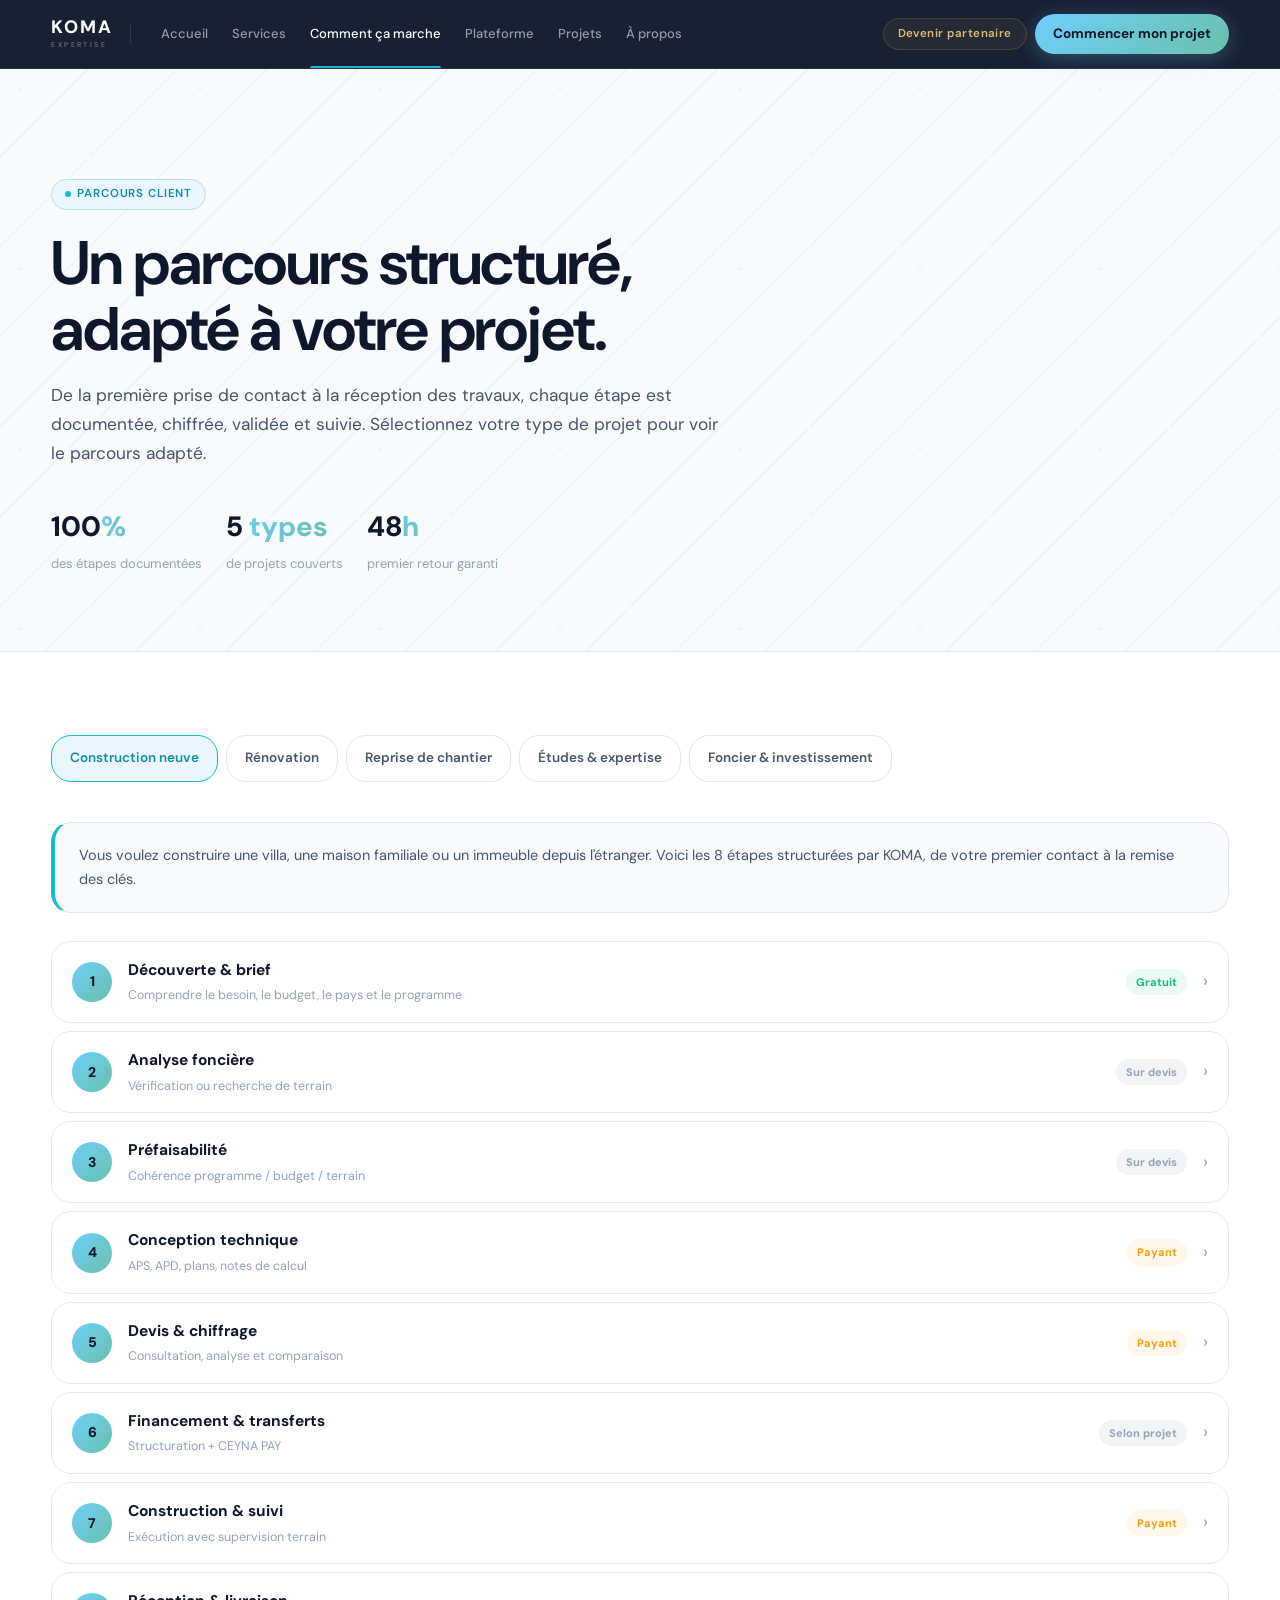
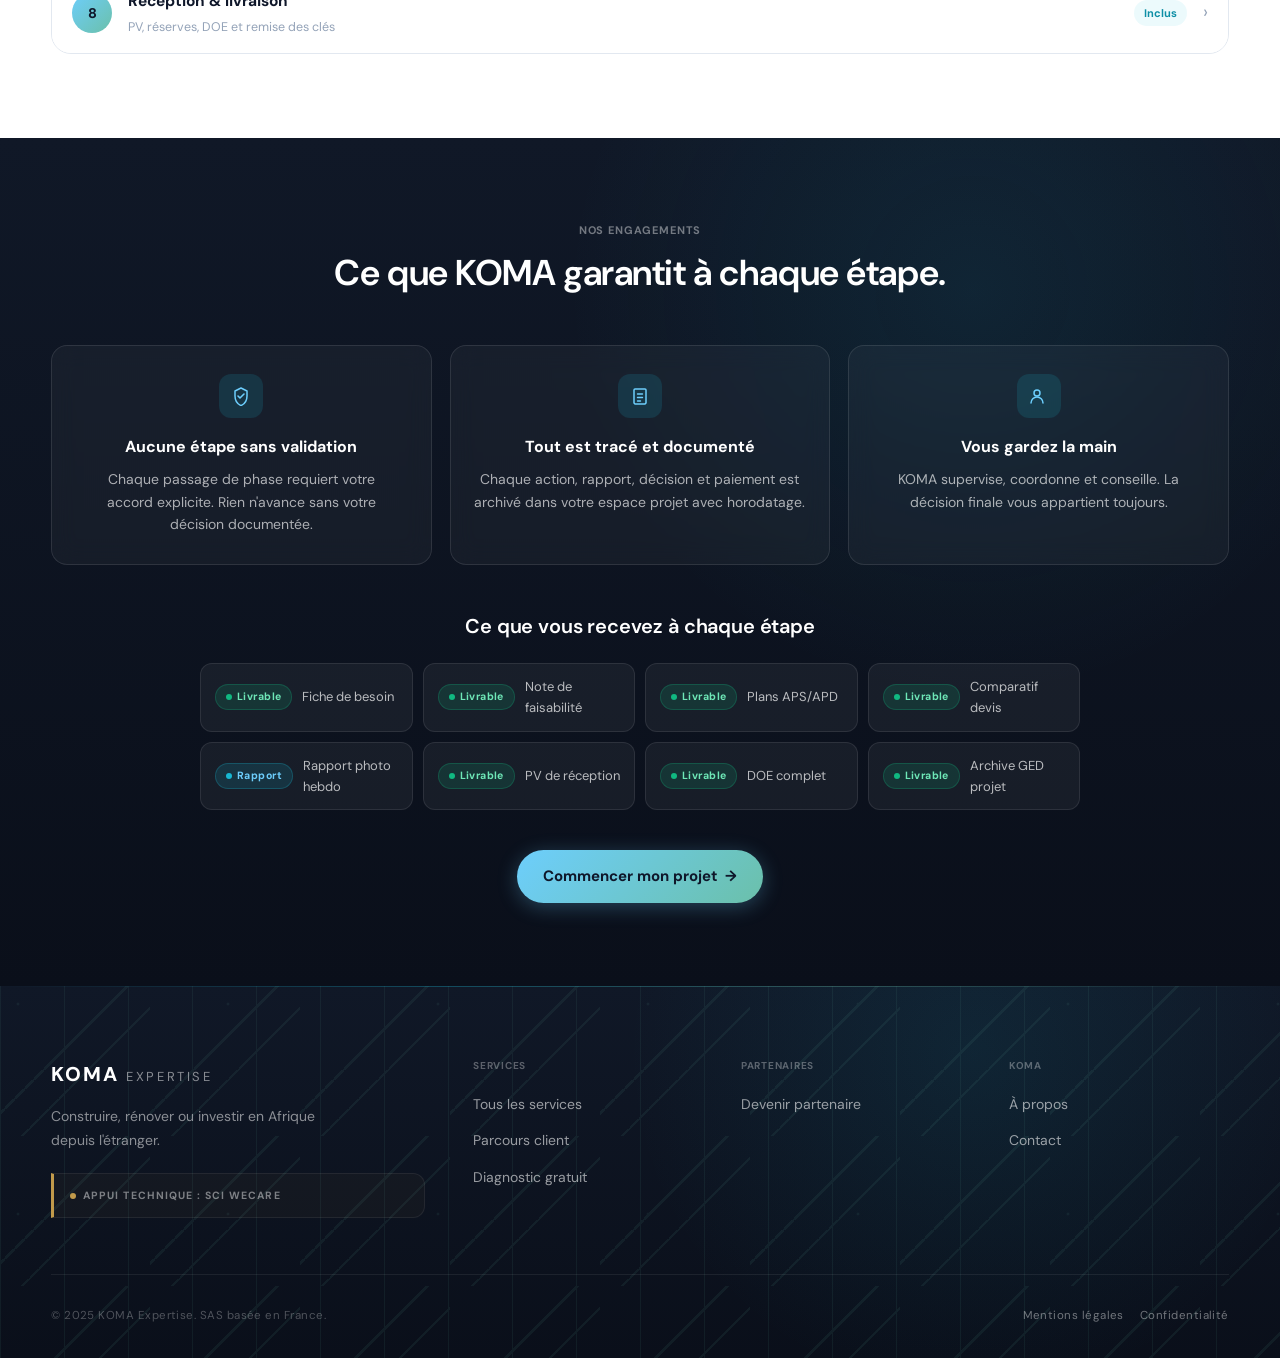
<file: journey.html>
<!doctype html>
<html lang="fr">
<head>
<meta charset="utf-8"/>
<meta name="viewport" content="width=device-width, initial-scale=1"/>
<title>Comment ça marche — KOMA Expertise</title>
<meta name="description" content="Découvrez le parcours client KOMA : de la première prise de contact à la réception des travaux, chaque étape documentée et validée."/>
<link rel="preconnect" href="https://fonts.googleapis.com">
<link rel="preconnect" href="https://fonts.gstatic.com" crossorigin>
<link href="https://fonts.googleapis.com/css2?family=DM+Sans:ital,opsz,wght@0,9..40,300;0,9..40,400;0,9..40,500;0,9..40,600;0,9..40,700;0,9..40,800;0,9..40,900&display=swap" rel="stylesheet">
<link rel="stylesheet" href="styles.css?v=premium-refit-2">
<style>
/* ── PAGE HERO (light) ── */
.page-hero-light {
  background: var(--paper);
  border-bottom: 1px solid var(--rule);
  padding: clamp(72px,9vw,110px) 0 clamp(52px,6vw,80px);
}

/* ── TYPE SELECTOR ── */
.type-selector { display:flex;gap:8px;flex-wrap:wrap;margin-bottom:40px; }
.type-btn {
  display:flex;align-items:center;gap:8px;padding:11px 18px;border-radius:var(--r-lg);
  background:var(--white);border:1.5px solid var(--rule);cursor:pointer;
  font-size:13.5px;font-weight:600;color:var(--body);font-family:var(--f-body);
  transition:all var(--dur-base) var(--ease-expo);
}
.type-btn:hover { border-color:var(--teal);color:var(--teal-dark);background:var(--teal-pale); }
.type-btn.active { border-color:var(--teal);background:var(--teal-pale);color:var(--teal-dark); }
.type-btn .tb-icon { font-size:16px; }

/* ── STEP PANEL ── */
.step-panel { display:none; }
.step-panel.active { display:block; }

.step-intro { margin-bottom:28px;padding:20px 24px;background:var(--paper);border-radius:var(--r-lg);border:1px solid var(--rule);border-left:4px solid var(--teal); }
.step-intro p { font-size:14.5px;color:var(--body);line-height:1.7; }

/* Steps accordion */
.steps-list { display:grid;gap:8px; }
.step-item { background:var(--white);border:1px solid var(--rule);border-radius:var(--r-lg);overflow:hidden; }
.step-trigger {
  width:100%;display:flex;align-items:center;gap:16px;padding:16px 20px;
  cursor:pointer;background:var(--white);transition:background var(--dur-fast);border:none;font-family:var(--f-body);
}
.step-trigger:hover { background:var(--paper); }
.step-num-circle {
  width:40px;height:40px;border-radius:50%;background:var(--grad-cta);
  display:flex;align-items:center;justify-content:center;
  font-size:14px;font-weight:800;color:var(--ink);flex-shrink:0;
}
.step-header-text { flex:1;text-align:left; }
.step-name { font-size:15.5px;font-weight:700;color:var(--ink); }
.step-sub  { font-size:12.5px;color:var(--stone);margin-top:2px; }
.step-cost {
  font-size:11px;font-weight:700;padding:4px 10px;border-radius:var(--r-pill);flex-shrink:0;
}
.cost-free  { background:rgba(16,185,129,.08);color:var(--success); }
.cost-paid  { background:rgba(245,158,11,.08);color:var(--orange); }
.cost-incl  { background:rgba(24,183,210,.08);color:var(--teal-dark); }
.cost-var   { background:rgba(100,116,139,.08);color:var(--stone); }
.step-chevron { color:var(--stone);font-size:18px;transition:transform var(--dur-base) var(--ease-expo);flex-shrink:0; }
.step-item.open .step-chevron { transform:rotate(180deg); }
.step-item.open .step-trigger { background:var(--paper); }
.step-item.open .step-num-circle { background:var(--night); }
.step-item.open .step-num-circle span { color:#fff; }

.step-body { max-height:0;overflow:hidden;transition:max-height .4s var(--ease-expo); }
.step-body-inner { padding:0 20px 20px; }
.step-detail-grid { display:grid;grid-template-columns:1fr 1fr;gap:12px;margin-top:4px; }
.sdg-box { background:var(--paper);border-radius:var(--r-md);padding:14px;border:1px solid var(--rule); }
.sdg-label { font-size:10px;font-weight:700;letter-spacing:.08em;text-transform:uppercase;color:var(--stone);margin-bottom:8px;display:flex;align-items:center;gap:5px; }
.sdg-content { font-size:13.5px;color:var(--body);line-height:1.6; }
.sdg-who { display:flex;flex-wrap:wrap;gap:5px;margin-top:8px; }
.sdg-who span { font-size:11px;font-weight:600;padding:3px 9px;border-radius:var(--r-pill);background:var(--light);color:var(--body);border:1px solid var(--rule); }

/* ── GUARANTEE SECTION ── */
.guarantee-grid { display:grid;grid-template-columns:repeat(3,1fr);gap:18px; }
.guar-card { text-align:center;padding:28px 20px; }
.guar-icon { font-size:36px;margin-bottom:14px; }
.guar-title { font-size:16px;font-weight:700;color:#fff;margin-bottom:8px; }
.guar-desc  { font-size:14px;color:rgba(255,255,255,.55);line-height:1.6; }

@media(max-width:768px) {
  .step-detail-grid { grid-template-columns:1fr; }
  .guarantee-grid  { grid-template-columns:1fr; }
}
</style>
</head>
<body>

<header class="site-header" id="site-header">
  <nav class="nav-unified">
    <a href="index.html" class="nav-brand"><div class="koma-word">KOMA</div><div class="koma-sub">Expertise</div></a>
    <div class="nav-divider"></div>
    <div class="nav-links">
      <a href="index.html"      class="nav-item">Accueil</a>
      <a href="solutions.html" class="nav-item">Services</a>
      <a href="journey.html"   class="nav-item active">Comment ça marche</a>
      <a href="platform.html"  class="nav-item">Plateforme</a>
      <a href="projects.html"  class="nav-item">Projets</a>
      <a href="about.html"     class="nav-item">À propos</a>
    </div>
    <div class="nav-right">
      <a href="partners.html" class="nav-partner">Devenir partenaire</a>
      <a href="contact.html"  class="btn btn-cta btn-sm">Commencer mon projet</a>
    </div>
    <div class="nav-mob">
      <a href="contact.html" class="btn btn-cta btn-sm" style="padding:8px 14px;font-size:12.5px;">Commencer</a>
      <button class="hamburger" id="burger-btn" aria-label="Menu" aria-expanded="false"><span></span><span></span><span></span></button>
    </div>
  </nav>
</header>

<div class="mobile-menu" id="mobile-menu">
  <a href="index.html" class="mob-item">Accueil</a>
  <a href="solutions.html" class="mob-item">Services</a>
  <a href="journey.html" class="mob-item active">Comment ça marche</a>
  <a href="platform.html" class="mob-item">Plateforme</a>
  <a href="projects.html" class="mob-item">Projets</a>
  <a href="about.html" class="mob-item">À propos</a>
  <div class="mob-divider"></div>
  <a href="partners.html" class="mob-item" style="color:var(--gold-soft);">Devenir partenaire</a>
  <div style="padding:12px 16px 4px;"><a href="contact.html" class="btn btn-cta" style="width:100%;justify-content:center;">Commencer →</a></div>
</div>

<!-- HERO -->
<section class="page-hero-light koma-pattern pattern-blueprint">
  <div class="container">
    <div class="reveal" style="max-width:680px;">
      <div class="tag" style="margin-bottom:20px;"><span class="dot"></span> Parcours client</div>
      <h1>Un parcours structuré,<br>adapté à votre projet.</h1>
      <p class="lead" style="margin-top:18px;">De la première prise de contact à la réception des travaux, chaque étape est documentée, chiffrée, validée et suivie. Sélectionnez votre type de projet pour voir le parcours adapté.</p>
    </div>
    <div style="display:flex;gap:24px;margin-top:36px;flex-wrap:wrap;" class="reveal reveal-d1">
      <div><div style="font-size:28px;font-weight:800;color:var(--ink);">100<span style="background:var(--grad-cta);-webkit-background-clip:text;-webkit-text-fill-color:transparent;background-clip:text;">%</span></div><div style="font-size:13px;color:var(--stone);margin-top:3px;">des étapes documentées</div></div>
      <div><div style="font-size:28px;font-weight:800;color:var(--ink);">5<span style="background:var(--grad-cta);-webkit-background-clip:text;-webkit-text-fill-color:transparent;background-clip:text;"> types</span></div><div style="font-size:13px;color:var(--stone);margin-top:3px;">de projets couverts</div></div>
      <div><div style="font-size:28px;font-weight:800;color:var(--ink);">48<span style="background:var(--grad-cta);-webkit-background-clip:text;-webkit-text-fill-color:transparent;background-clip:text;">h</span></div><div style="font-size:13px;color:var(--stone);margin-top:3px;">premier retour garanti</div></div>
    </div>
  </div>
</section>

<!-- INTERACTIVE STEPS -->
<section>
  <div class="container">
    <!-- Type selector -->
    <div class="type-selector reveal" data-tabs id="journey-tabs">
      <button class="type-btn active" data-tab="construction" aria-selected="true">Construction neuve</button>
      <button class="type-btn" data-tab="renovation" aria-selected="false">Rénovation</button>
      <button class="type-btn" data-tab="reprise" aria-selected="false">Reprise de chantier</button>
      <button class="type-btn" data-tab="etudes" aria-selected="false">Études &amp; expertise</button>
      <button class="type-btn" data-tab="foncier" aria-selected="false">Foncier &amp; investissement</button>
    </div>

    <!-- CONSTRUCTION -->
    <div class="step-panel active" data-panel="construction">
      <div class="step-intro reveal">
        <p>Vous voulez construire une villa, une maison familiale ou un immeuble depuis l'étranger. Voici les 8 étapes structurées par KOMA, de votre premier contact à la remise des clés.</p>
      </div>
      <div class="steps-list faq-list">
        <div class="faq-item step-item reveal">
          <button class="faq-trigger step-trigger"><div class="step-num-circle"><span>1</span></div><div class="step-header-text"><div class="step-name">Découverte & brief</div><div class="step-sub">Comprendre le besoin, le budget, le pays et le programme</div></div><span class="cost-free step-cost">Gratuit</span><span class="step-chevron">›</span></button>
          <div class="faq-body step-body"><div class="faq-body-inner step-body-inner"><div class="step-detail-grid">
            <div class="sdg-box"><div class="sdg-label">Objectif</div><div class="sdg-content">Qualifier votre projet, comprendre votre vision et évaluer la cohérence besoin/budget.</div></div>
            <div class="sdg-box"><div class="sdg-label">KOMA fait</div><div class="sdg-content">Entretien, questionnaire, scoring projet, premières recommandations.</div></div>
            <div class="sdg-box"><div class="sdg-label">Livrables</div><div class="sdg-content">Fiche de besoin + première orientation stratégique écrite.</div></div>
            <div class="sdg-box"><div class="sdg-label" style="color:var(--teal-dark);">Votre décision</div><div class="sdg-content">Valider ou non la poursuite de l'accompagnement.</div><div class="sdg-who"><span>KOMA SPOC</span><span>Vous</span></div></div>
          </div></div></div>
        </div>
        <div class="faq-item step-item reveal reveal-d1">
          <button class="faq-trigger step-trigger"><div class="step-num-circle"><span>2</span></div><div class="step-header-text"><div class="step-name">Analyse foncière</div><div class="step-sub">Vérification ou recherche de terrain</div></div><span class="cost-var step-cost">Sur devis</span><span class="step-chevron">›</span></button>
          <div class="faq-body step-body"><div class="faq-body-inner step-body-inner"><div class="step-detail-grid">
            <div class="sdg-box"><div class="sdg-label">Objectif</div><div class="sdg-content">Vérifier la viabilité du terrain ou en trouver un adapté à votre programme.</div></div>
            <div class="sdg-box"><div class="sdg-label">KOMA fait</div><div class="sdg-content">Visite terrain, analyse titre foncier, photos, contraintes urbanistiques, recommandation.</div></div>
            <div class="sdg-box"><div class="sdg-label">Livrables</div><div class="sdg-content">Fiche terrain détaillée + rapport de visite + photos géolocalisées.</div></div>
            <div class="sdg-box"><div class="sdg-label" style="color:var(--teal-dark);">Votre décision</div><div class="sdg-content">Valider ou écarter le terrain et décider de la suite.</div><div class="sdg-who"><span>KOMA</span><span>Partenaires fonciers</span></div></div>
          </div></div></div>
        </div>
        <div class="faq-item step-item reveal reveal-d2">
          <button class="faq-trigger step-trigger"><div class="step-num-circle"><span>3</span></div><div class="step-header-text"><div class="step-name">Préfaisabilité</div><div class="step-sub">Cohérence programme / budget / terrain</div></div><span class="cost-var step-cost">Sur devis</span><span class="step-chevron">›</span></button>
          <div class="faq-body step-body"><div class="faq-body-inner step-body-inner"><div class="step-detail-grid">
            <div class="sdg-box"><div class="sdg-label">Objectif</div><div class="sdg-content">Vérifier que votre programme est réaliste avec votre budget et votre terrain.</div></div>
            <div class="sdg-box"><div class="sdg-label">KOMA fait</div><div class="sdg-content">Estimation sommaire, analyse des contraintes, ratios coût/surface, GO/NO GO.</div></div>
            <div class="sdg-box"><div class="sdg-label">Livrables</div><div class="sdg-content">Note de faisabilité + estimation indicative + recommandations.</div></div>
            <div class="sdg-box"><div class="sdg-label" style="color:var(--teal-dark);">Votre décision</div><div class="sdg-content">GO / NO GO pour lancer les études techniques.</div><div class="sdg-who"><span>KOMA</span><span>SCI WeCare</span><span>MOE</span></div></div>
          </div></div></div>
        </div>
        <div class="faq-item step-item reveal reveal-d1">
          <button class="faq-trigger step-trigger"><div class="step-num-circle"><span>4</span></div><div class="step-header-text"><div class="step-name">Conception technique</div><div class="step-sub">APS, APD, plans, notes de calcul</div></div><span class="cost-paid step-cost">Payant</span><span class="step-chevron">›</span></button>
          <div class="faq-body step-body"><div class="faq-body-inner step-body-inner"><div class="step-detail-grid">
            <div class="sdg-box"><div class="sdg-label">Objectif</div><div class="sdg-content">Produire les études techniques nécessaires à la consultation des entreprises.</div></div>
            <div class="sdg-box"><div class="sdg-label">KOMA fait</div><div class="sdg-content">Coordination avec architectes, MOE et bureaux d'études. Vérification des plans.</div></div>
            <div class="sdg-box"><div class="sdg-label">Livrables</div><div class="sdg-content">Plans APS/APD, notes de calcul structure, programme technique validé.</div></div>
            <div class="sdg-box"><div class="sdg-label" style="color:var(--teal-dark);">Votre décision</div><div class="sdg-content">Valider les études avant lancement de la consultation.</div><div class="sdg-who"><span>Architectes</span><span>SCI WeCare</span><span>KOMA</span></div></div>
          </div></div></div>
        </div>
        <div class="faq-item step-item reveal reveal-d2">
          <button class="faq-trigger step-trigger"><div class="step-num-circle"><span>5</span></div><div class="step-header-text"><div class="step-name">Devis & chiffrage</div><div class="step-sub">Consultation, analyse et comparaison</div></div><span class="cost-paid step-cost">Payant</span><span class="step-chevron">›</span></button>
          <div class="faq-body step-body"><div class="faq-body-inner step-body-inner"><div class="step-detail-grid">
            <div class="sdg-box"><div class="sdg-label">Objectif</div><div class="sdg-content">Obtenir des devis fiables et choisir les meilleures offres partenaires.</div></div>
            <div class="sdg-box"><div class="sdg-label">KOMA fait</div><div class="sdg-content">DQE, BQE, consultation des partenaires, analyse des écarts, recommandation motivée.</div></div>
            <div class="sdg-box"><div class="sdg-label">Livrables</div><div class="sdg-content">Devis détaillé comparatif + planning prévisionnel + budget final.</div></div>
            <div class="sdg-box"><div class="sdg-label" style="color:var(--teal-dark);">Votre décision</div><div class="sdg-content">Valider ou ajuster le devis avant contractualisation.</div><div class="sdg-who"><span>KOMA</span><span>MOE</span><span>Fournisseurs</span></div></div>
          </div></div></div>
        </div>
        <div class="faq-item step-item reveal reveal-d1">
          <button class="faq-trigger step-trigger"><div class="step-num-circle"><span>6</span></div><div class="step-header-text"><div class="step-name">Financement & transferts</div><div class="step-sub">Structuration + CEYNA PAY</div></div><span class="cost-var step-cost">Selon projet</span><span class="step-chevron">›</span></button>
          <div class="faq-body step-body"><div class="faq-body-inner step-body-inner"><div class="step-detail-grid">
            <div class="sdg-box"><div class="sdg-label">Objectif</div><div class="sdg-content">Organiser les flux financiers, les transferts et les jalons de paiement.</div></div>
            <div class="sdg-box"><div class="sdg-label">KOMA fait</div><div class="sdg-content">Budget consolidé, échéancier, paiements par jalons avec CEYNA PAY.</div></div>
            <div class="sdg-box"><div class="sdg-label">Livrables</div><div class="sdg-content">Échéancier de paiement + justificatifs + suivi financier temps réel.</div></div>
            <div class="sdg-box"><div class="sdg-label" style="color:var(--teal-dark);">Votre décision</div><div class="sdg-content">Valider les décaissements avant chaque transfert.</div><div class="sdg-who"><span>KOMA</span><span>CEYNA PAY</span></div></div>
          </div></div></div>
        </div>
        <div class="faq-item step-item reveal reveal-d2">
          <button class="faq-trigger step-trigger"><div class="step-num-circle"><span>7</span></div><div class="step-header-text"><div class="step-name">Construction & suivi</div><div class="step-sub">Exécution avec supervision terrain</div></div><span class="cost-paid step-cost">Payant</span><span class="step-chevron">›</span></button>
          <div class="faq-body step-body"><div class="faq-body-inner step-body-inner"><div class="step-detail-grid">
            <div class="sdg-box"><div class="sdg-label">Objectif</div><div class="sdg-content">Superviser l'exécution, contrôler la qualité et vous tenir informé à chaque étape.</div></div>
            <div class="sdg-box"><div class="sdg-label">KOMA fait</div><div class="sdg-content">Visites régulières, rapports photo, checklists qualité, alertes, réserves et corrections.</div></div>
            <div class="sdg-box"><div class="sdg-label">Livrables</div><div class="sdg-content">Rapports de visite hebdomadaires + galerie photos + PV d'étapes.</div></div>
            <div class="sdg-box"><div class="sdg-label" style="color:var(--teal-dark);">Votre décision</div><div class="sdg-content">Valider chaque jalon avant le passage à la phase suivante.</div><div class="sdg-who"><span>MOEX</span><span>Techniciens</span><span>AMOA</span><span>KOMA</span></div></div>
          </div></div></div>
        </div>
        <div class="faq-item step-item reveal reveal-d1">
          <button class="faq-trigger step-trigger"><div class="step-num-circle"><span>8</span></div><div class="step-header-text"><div class="step-name">Réception & livraison</div><div class="step-sub">PV, réserves, DOE et remise des clés</div></div><span class="cost-incl step-cost">Inclus</span><span class="step-chevron">›</span></button>
          <div class="faq-body step-body"><div class="faq-body-inner step-body-inner"><div class="step-detail-grid">
            <div class="sdg-box"><div class="sdg-label">Objectif</div><div class="sdg-content">Réceptionner les travaux en bonne et due forme avec levée de toutes les réserves.</div></div>
            <div class="sdg-box"><div class="sdg-label">KOMA fait</div><div class="sdg-content">Visite de réception, liste des réserves, suivi des corrections, PV définitif, DOE.</div></div>
            <div class="sdg-box"><div class="sdg-label">Livrables</div><div class="sdg-content">PV de réception + DOE complet + archive projet + remise des clés.</div></div>
            <div class="sdg-box"><div class="sdg-label" style="color:var(--teal-dark);">Votre décision</div><div class="sdg-content">Signer la réception définitive une fois toutes les réserves levées.</div><div class="sdg-who"><span>KOMA</span><span>AMOA</span><span>Vous</span></div></div>
          </div></div></div>
        </div>
      </div>
    </div>

    <!-- RÉNOVATION -->
    <div class="step-panel" data-panel="renovation">
      <div class="step-intro reveal"><p>Vous avez un bien à rénover — maison familiale, appartement locatif ou bâtiment dégradé. KOMA structure la rénovation en 5 étapes claires.</p></div>
      <div class="steps-list faq-list">
        <div class="faq-item step-item reveal"><button class="faq-trigger step-trigger"><div class="step-num-circle"><span>1</span></div><div class="step-header-text"><div class="step-name">Découverte & diagnostic initial</div><div class="step-sub">Comprendre le besoin de rénovation</div></div><span class="cost-free step-cost">Gratuit</span><span class="step-chevron">›</span></button><div class="faq-body step-body"><div class="faq-body-inner step-body-inner"><div class="step-detail-grid"><div class="sdg-box"><div class="sdg-label">KOMA fait</div><div class="sdg-content">Entretien, relevé des besoins, état des lieux. Évaluation du périmètre de rénovation.</div></div><div class="sdg-box"><div class="sdg-label">Livrables</div><div class="sdg-content">Fiche de besoin + rapport d'état des lieux + premières recommandations.</div></div></div></div></div></div>
        <div class="faq-item step-item reveal reveal-d1"><button class="faq-trigger step-trigger"><div class="step-num-circle"><span>2</span></div><div class="step-header-text"><div class="step-name">Diagnostic technique approfondi</div><div class="step-sub">Évaluation de l'état du bien</div></div><span class="cost-paid step-cost">Payant</span><span class="step-chevron">›</span></button><div class="faq-body step-body"><div class="faq-body-inner step-body-inner"><div class="step-detail-grid"><div class="sdg-box"><div class="sdg-label">KOMA fait</div><div class="sdg-content">Expertise terrain avec SCI WeCare, relevé des pathologies, photos, diagnostic structure.</div></div><div class="sdg-box"><div class="sdg-label">Livrables</div><div class="sdg-content">Rapport de diagnostic avec photos + liste des travaux prioritaires + estimation.</div></div></div></div></div></div>
        <div class="faq-item step-item reveal reveal-d2"><button class="faq-trigger step-trigger"><div class="step-num-circle"><span>3</span></div><div class="step-header-text"><div class="step-name">Programme & conception</div><div class="step-sub">Plans et descriptif des travaux</div></div><span class="cost-paid step-cost">Payant</span><span class="step-chevron">›</span></button><div class="faq-body step-body"><div class="faq-body-inner step-body-inner"><div class="step-detail-grid"><div class="sdg-box"><div class="sdg-label">KOMA fait</div><div class="sdg-content">Mobilisation architecte/MOE, plans de rénovation, descriptif détaillé des travaux.</div></div><div class="sdg-box"><div class="sdg-label">Livrables</div><div class="sdg-content">Dossier de rénovation + planning + descriptif des lots de travaux.</div></div></div></div></div></div>
        <div class="faq-item step-item reveal reveal-d1"><button class="faq-trigger step-trigger"><div class="step-num-circle"><span>4</span></div><div class="step-header-text"><div class="step-name">Chiffrage & consultation</div><div class="step-sub">Devis et sélection des entreprises</div></div><span class="cost-paid step-cost">Payant</span><span class="step-chevron">›</span></button><div class="faq-body step-body"><div class="faq-body-inner step-body-inner"><div class="step-detail-grid"><div class="sdg-box"><div class="sdg-label">KOMA fait</div><div class="sdg-content">Consultation des partenaires, comparaison des offres, recommandation motivée.</div></div><div class="sdg-box"><div class="sdg-label">Livrables</div><div class="sdg-content">Devis comparatif + sélection recommandée + budget final validé.</div></div></div></div></div></div>
        <div class="faq-item step-item reveal reveal-d2"><button class="faq-trigger step-trigger"><div class="step-num-circle"><span>5</span></div><div class="step-header-text"><div class="step-name">Travaux & réception</div><div class="step-sub">Exécution supervisée et livraison</div></div><span class="cost-paid step-cost">Payant</span><span class="step-chevron">›</span></button><div class="faq-body step-body"><div class="faq-body-inner step-body-inner"><div class="step-detail-grid"><div class="sdg-box"><div class="sdg-label">KOMA fait</div><div class="sdg-content">Supervision terrain, rapports, photos avant/après, PV de réception et levée des réserves.</div></div><div class="sdg-box"><div class="sdg-label">Livrables</div><div class="sdg-content">Photos avant/après + rapports + PV de réception définitif.</div></div></div></div></div></div>
      </div>
    </div>

    <!-- REPRISE -->
    <div class="step-panel" data-panel="reprise">
      <div class="step-intro reveal"><p>Votre chantier est bloqué, mal suivi ou à l'arrêt depuis un moment. KOMA audite l'existant et organise la reprise en 6 étapes.</p></div>
      <div class="steps-list faq-list">
        <div class="faq-item step-item reveal"><button class="faq-trigger step-trigger"><div class="step-num-circle"><span>1</span></div><div class="step-header-text"><div class="step-name">Prise de contact & état des lieux initial</div><div class="step-sub">Comprendre la situation et le blocage</div></div><span class="cost-free step-cost">Gratuit</span><span class="step-chevron">›</span></button><div class="faq-body step-body"><div class="faq-body-inner step-body-inner"><div class="step-detail-grid"><div class="sdg-box"><div class="sdg-label">KOMA fait</div><div class="sdg-content">Entretien, collecte des documents disponibles, évaluation du niveau d'urgence.</div></div><div class="sdg-box"><div class="sdg-label">Livrables</div><div class="sdg-content">Pré-diagnostic + recommandation d'audit complet.</div></div></div></div></div></div>
        <div class="faq-item step-item reveal reveal-d1"><button class="faq-trigger step-trigger"><div class="step-num-circle"><span>2</span></div><div class="step-header-text"><div class="step-name">Audit complet du chantier</div><div class="step-sub">Expertise de l'existant</div></div><span class="cost-paid step-cost">Payant</span><span class="step-chevron">›</span></button><div class="faq-body step-body"><div class="faq-body-inner step-body-inner"><div class="step-detail-grid"><div class="sdg-box"><div class="sdg-label">KOMA fait</div><div class="sdg-content">Visite terrain, diagnostic structural, relevé des non-conformités, évaluation des travaux réalisés.</div></div><div class="sdg-box"><div class="sdg-label">Livrables</div><div class="sdg-content">Rapport d'audit détaillé + photos + liste des non-conformités + évaluation financière.</div></div></div></div></div></div>
        <div class="faq-item step-item reveal reveal-d2"><button class="faq-trigger step-trigger"><div class="step-num-circle"><span>3</span></div><div class="step-header-text"><div class="step-name">Plan de reprise</div><div class="step-sub">Stratégie et chiffrage de reprise</div></div><span class="cost-paid step-cost">Payant</span><span class="step-chevron">›</span></button><div class="faq-body step-body"><div class="faq-body-inner step-body-inner"><div class="step-detail-grid"><div class="sdg-box"><div class="sdg-label">KOMA fait</div><div class="sdg-content">Plans de reprise, mise à jour DQE, consultation d'entreprises qualifiées pour la reprise.</div></div><div class="sdg-box"><div class="sdg-label">Livrables</div><div class="sdg-content">Plan de reprise + devis actualisé + planning de relance.</div></div></div></div></div></div>
        <div class="faq-item step-item reveal reveal-d1"><button class="faq-trigger step-trigger"><div class="step-num-circle"><span>4</span></div><div class="step-header-text"><div class="step-name">Remobilisation & contractualisation</div><div class="step-sub">Choix des nouvelles équipes</div></div><span class="cost-incl step-cost">Inclus</span><span class="step-chevron">›</span></button><div class="faq-body step-body"><div class="faq-body-inner step-body-inner"><div class="step-detail-grid"><div class="sdg-box"><div class="sdg-label">KOMA fait</div><div class="sdg-content">Sélection des entreprises de reprise, contractualisation, mise en place du cadre de travail.</div></div><div class="sdg-box"><div class="sdg-label">Livrables</div><div class="sdg-content">Contrats signés + équipes mobilisées + espace projet configuré.</div></div></div></div></div></div>
        <div class="faq-item step-item reveal reveal-d2"><button class="faq-trigger step-trigger"><div class="step-num-circle"><span>5</span></div><div class="step-header-text"><div class="step-name">Exécution & supervision</div><div class="step-sub">Reprise des travaux supervisée</div></div><span class="cost-paid step-cost">Payant</span><span class="step-chevron">›</span></button><div class="faq-body step-body"><div class="faq-body-inner step-body-inner"><div class="step-detail-grid"><div class="sdg-box"><div class="sdg-label">KOMA fait</div><div class="sdg-content">Supervision terrain intensive, points d'arrêt, checklists, rapports réguliers.</div></div><div class="sdg-box"><div class="sdg-label">Livrables</div><div class="sdg-content">Rapports de reprise + photos + PV d'étapes validées.</div></div></div></div></div></div>
        <div class="faq-item step-item reveal reveal-d1"><button class="faq-trigger step-trigger"><div class="step-num-circle"><span>6</span></div><div class="step-header-text"><div class="step-name">Réception & clôture</div><div class="step-sub">Remise du bien réceptionné</div></div><span class="cost-incl step-cost">Inclus</span><span class="step-chevron">›</span></button><div class="faq-body step-body"><div class="faq-body-inner step-body-inner"><div class="step-detail-grid"><div class="sdg-box"><div class="sdg-label">KOMA fait</div><div class="sdg-content">Visite de réception, levée des réserves, DOE et rapport final de reprise.</div></div><div class="sdg-box"><div class="sdg-label">Livrables</div><div class="sdg-content">PV de réception + DOE + archive complète du projet.</div></div></div></div></div></div>
      </div>
    </div>

    <!-- ÉTUDES -->
    <div class="step-panel" data-panel="etudes">
      <div class="step-intro reveal"><p>Vous avez besoin d'une expertise technique, d'études de sol, d'un diagnostic ou d'une analyse avant de prendre une décision. KOMA cadre la mission en 4 étapes.</p></div>
      <div class="steps-list faq-list">
        <div class="faq-item step-item reveal"><button class="faq-trigger step-trigger"><div class="step-num-circle"><span>1</span></div><div class="step-header-text"><div class="step-name">Prise de contact & cadrage</div><div class="step-sub">Définir la demande d'étude</div></div><span class="cost-free step-cost">Gratuit</span><span class="step-chevron">›</span></button><div class="faq-body step-body"><div class="faq-body-inner step-body-inner"><div class="step-detail-grid"><div class="sdg-box"><div class="sdg-label">KOMA fait</div><div class="sdg-content">Entretien, analyse des documents fournis, clarification des besoins et du périmètre de l'étude.</div></div><div class="sdg-box"><div class="sdg-label">Livrables</div><div class="sdg-content">Fiche de cadrage + proposition de mission + délai et tarif.</div></div></div></div></div></div>
        <div class="faq-item step-item reveal reveal-d1"><button class="faq-trigger step-trigger"><div class="step-num-circle"><span>2</span></div><div class="step-header-text"><div class="step-name">Mission de terrain</div><div class="step-sub">Visite, relevés et analyses</div></div><span class="cost-paid step-cost">Payant</span><span class="step-chevron">›</span></button><div class="faq-body step-body"><div class="faq-body-inner step-body-inner"><div class="step-detail-grid"><div class="sdg-box"><div class="sdg-label">KOMA fait</div><div class="sdg-content">Mobilisation de l'expert adapté (architecte, ingénieur, géologue), visite et collecte des données.</div></div><div class="sdg-box"><div class="sdg-label">Livrables</div><div class="sdg-content">Données brutes, photos, mesures et observations terrain.</div></div></div></div></div></div>
        <div class="faq-item step-item reveal reveal-d2"><button class="faq-trigger step-trigger"><div class="step-num-circle"><span>3</span></div><div class="step-header-text"><div class="step-name">Analyse & rédaction</div><div class="step-sub">Rapport et recommandations</div></div><span class="cost-incl step-cost">Inclus</span><span class="step-chevron">›</span></button><div class="faq-body step-body"><div class="faq-body-inner step-body-inner"><div class="step-detail-grid"><div class="sdg-box"><div class="sdg-label">KOMA fait</div><div class="sdg-content">Synthèse des données, analyse technique, rédaction du rapport illustré et des recommandations.</div></div><div class="sdg-box"><div class="sdg-label">Livrables</div><div class="sdg-content">Rapport d'étude complet + recommandations + fichiers sources.</div></div></div></div></div></div>
        <div class="faq-item step-item reveal reveal-d1"><button class="faq-trigger step-trigger"><div class="step-num-circle"><span>4</span></div><div class="step-header-text"><div class="step-name">Restitution & suite</div><div class="step-sub">Présentation et décision</div></div><span class="cost-incl step-cost">Inclus</span><span class="step-chevron">›</span></button><div class="faq-body step-body"><div class="faq-body-inner step-body-inner"><div class="step-detail-grid"><div class="sdg-box"><div class="sdg-label">KOMA fait</div><div class="sdg-content">Présentation des résultats, échanges, archivage GED, orientation vers les prochaines étapes.</div></div><div class="sdg-box"><div class="sdg-label">Livrables</div><div class="sdg-content">Synthèse client + documents GED + proposition d'étapes suivantes.</div></div></div></div></div></div>
      </div>
    </div>

    <!-- FONCIER -->
    <div class="step-panel" data-panel="foncier">
      <div class="step-intro reveal"><p>Vous cherchez un terrain pour construire ou investir. KOMA vous aide à identifier, analyser et sécuriser le bon foncier en 5 étapes.</p></div>
      <div class="steps-list faq-list">
        <div class="faq-item step-item reveal"><button class="faq-trigger step-trigger"><div class="step-num-circle"><span>1</span></div><div class="step-header-text"><div class="step-name">Brief foncier</div><div class="step-sub">Définir les critères de recherche</div></div><span class="cost-free step-cost">Gratuit</span><span class="step-chevron">›</span></button><div class="faq-body step-body"><div class="faq-body-inner step-body-inner"><div class="step-detail-grid"><div class="sdg-box"><div class="sdg-label">KOMA fait</div><div class="sdg-content">Entretien pour définir zone, superficie, budget, programme futur et contraintes.</div></div><div class="sdg-box"><div class="sdg-label">Livrables</div><div class="sdg-content">Cahier des charges foncier + périmètre de recherche.</div></div></div></div></div></div>
        <div class="faq-item step-item reveal reveal-d1"><button class="faq-trigger step-trigger"><div class="step-num-circle"><span>2</span></div><div class="step-header-text"><div class="step-name">Identification & propositions</div><div class="step-sub">Recherche et sélection de terrains</div></div><span class="cost-var step-cost">Sur devis</span><span class="step-chevron">›</span></button><div class="faq-body step-body"><div class="faq-body-inner step-body-inner"><div class="step-detail-grid"><div class="sdg-box"><div class="sdg-label">KOMA fait</div><div class="sdg-content">Recherche via le réseau foncier KOMA, identification des terrains répondant aux critères.</div></div><div class="sdg-box"><div class="sdg-label">Livrables</div><div class="sdg-content">Fiches terrain + photos + carte de localisation + prix marché.</div></div></div></div></div></div>
        <div class="faq-item step-item reveal reveal-d2"><button class="faq-trigger step-trigger"><div class="step-num-circle"><span>3</span></div><div class="step-header-text"><div class="step-name">Visite & analyse terrain</div><div class="step-sub">Due diligence foncière</div></div><span class="cost-paid step-cost">Payant</span><span class="step-chevron">›</span></button><div class="faq-body step-body"><div class="faq-body-inner step-body-inner"><div class="step-detail-grid"><div class="sdg-box"><div class="sdg-label">KOMA fait</div><div class="sdg-content">Visite terrain avec partenaire foncier, vérification titre, contraintes, accès, réseaux.</div></div><div class="sdg-box"><div class="sdg-label">Livrables</div><div class="sdg-content">Rapport de visite + vérification titre + recommandation validée.</div></div></div></div></div></div>
        <div class="faq-item step-item reveal reveal-d1"><button class="faq-trigger step-trigger"><div class="step-num-circle"><span>4</span></div><div class="step-header-text"><div class="step-name">Accompagnement juridique</div><div class="step-sub">Sécurisation de l'acquisition</div></div><span class="cost-var step-cost">Selon projet</span><span class="step-chevron">›</span></button><div class="faq-body step-body"><div class="faq-body-inner step-body-inner"><div class="step-detail-grid"><div class="sdg-box"><div class="sdg-label">KOMA fait</div><div class="sdg-content">Mise en relation notaire, suivi des démarches juridiques, archivage des titres.</div></div><div class="sdg-box"><div class="sdg-label">Livrables</div><div class="sdg-content">Acte d'acquisition + titre sécurisé + archive GED.</div></div></div></div></div></div>
        <div class="faq-item step-item reveal reveal-d2"><button class="faq-trigger step-trigger"><div class="step-num-circle"><span>5</span></div><div class="step-header-text"><div class="step-name">Orientation vers la construction</div><div class="step-sub">Lancement du projet immobilier</div></div><span class="cost-incl step-cost">Inclus</span><span class="step-chevron">›</span></button><div class="faq-body step-body"><div class="faq-body-inner step-body-inner"><div class="step-detail-grid"><div class="sdg-box"><div class="sdg-label">KOMA fait</div><div class="sdg-content">Cadrage du programme constructif, préfaisabilité et lancement du parcours construction.</div></div><div class="sdg-box"><div class="sdg-label">Livrables</div><div class="sdg-content">Note de cadrage projet + transition vers parcours construction.</div></div></div></div></div></div>
      </div>
    </div>

  </div>
</section>

<!-- GARANTIES -->
<section class="sec-dark">
  <div class="container">
    <div class="sec-head centered reveal">
      <span class="label label-light">Nos engagements</span>
      <h2>Ce que KOMA garantit à chaque étape.</h2>
    </div>
    <div class="guarantee-grid">
      <div class="glass-card guar-card reveal reveal-d1">
        <div style="width:44px;height:44px;border-radius:12px;background:rgba(24,183,210,.15);display:flex;align-items:center;justify-content:center;margin:0 auto 16px;"><svg width="20" height="20" viewBox="0 0 20 20" fill="none"><path d="M10 2L4 5v5c0 4.18 2.6 8.1 6 9.58C13.4 18.1 16 14.18 16 10V5L10 2z" stroke="#6DCEFC" stroke-width="1.5" stroke-linejoin="round" fill="none"/><path d="M7 10l2 2 4-4" stroke="#6DCEFC" stroke-width="1.6" stroke-linecap="round" stroke-linejoin="round"/></svg></div>
        <div class="guar-title">Aucune étape sans validation</div>
        <p class="guar-desc">Chaque passage de phase requiert votre accord explicite. Rien n'avance sans votre décision documentée.</p>
      </div>
      <div class="glass-card guar-card reveal reveal-d2">
        <div style="width:44px;height:44px;border-radius:12px;background:rgba(24,183,210,.15);display:flex;align-items:center;justify-content:center;margin:0 auto 16px;"><svg width="20" height="20" viewBox="0 0 20 20" fill="none"><path d="M5 3h10a1 1 0 011 1v13l-1 1H5l-1-1V4a1 1 0 011-1z" stroke="#6DCEFC" stroke-width="1.5" fill="none"/><path d="M7.5 8h5M7.5 11.5h5M7.5 15h3" stroke="#6DCEFC" stroke-width="1.4" stroke-linecap="round"/></svg></div>
        <div class="guar-title">Tout est tracé et documenté</div>
        <p class="guar-desc">Chaque action, rapport, décision et paiement est archivé dans votre espace projet avec horodatage.</p>
      </div>
      <div class="glass-card guar-card reveal reveal-d3">
        <div style="width:44px;height:44px;border-radius:12px;background:rgba(24,183,210,.15);display:flex;align-items:center;justify-content:center;margin:0 auto 16px;"><svg width="20" height="20" viewBox="0 0 20 20" fill="none"><circle cx="8" cy="7" r="3" stroke="#6DCEFC" stroke-width="1.5" fill="none"/><path d="M2 17c0-3.31 2.69-6 6-6s6 2.69 6 6" stroke="#6DCEFC" stroke-width="1.5" stroke-linecap="round" fill="none"/></svg></div>
        <div class="guar-title">Vous gardez la main</div>
        <p class="guar-desc">KOMA supervise, coordonne et conseille. La décision finale vous appartient toujours.</p>
      </div>
    </div>
    <!-- Deliverables -->
    <div style="margin-top:48px;" class="reveal">
      <h3 style="text-align:center;color:#fff;margin-bottom:24px;font-weight:600;">Ce que vous recevez à chaque étape</h3>
      <div style="display:grid;grid-template-columns:repeat(auto-fill,minmax(200px,1fr));gap:10px;max-width:880px;margin:0 auto;">
        <div style="display:flex;align-items:center;gap:10px;padding:12px 14px;background:rgba(255,255,255,.05);border:1px solid rgba(255,255,255,.09);border-radius:var(--r-md);"><span class="sb sb-valid dark">Livrable</span><span style="font-size:13px;color:rgba(255,255,255,.7);">Fiche de besoin</span></div>
        <div style="display:flex;align-items:center;gap:10px;padding:12px 14px;background:rgba(255,255,255,.05);border:1px solid rgba(255,255,255,.09);border-radius:var(--r-md);"><span class="sb sb-valid dark">Livrable</span><span style="font-size:13px;color:rgba(255,255,255,.7);">Note de faisabilité</span></div>
        <div style="display:flex;align-items:center;gap:10px;padding:12px 14px;background:rgba(255,255,255,.05);border:1px solid rgba(255,255,255,.09);border-radius:var(--r-md);"><span class="sb sb-valid dark">Livrable</span><span style="font-size:13px;color:rgba(255,255,255,.7);">Plans APS/APD</span></div>
        <div style="display:flex;align-items:center;gap:10px;padding:12px 14px;background:rgba(255,255,255,.05);border:1px solid rgba(255,255,255,.09);border-radius:var(--r-md);"><span class="sb sb-valid dark">Livrable</span><span style="font-size:13px;color:rgba(255,255,255,.7);">Comparatif devis</span></div>
        <div style="display:flex;align-items:center;gap:10px;padding:12px 14px;background:rgba(255,255,255,.05);border:1px solid rgba(255,255,255,.09);border-radius:var(--r-md);"><span class="sb sb-report dark">Rapport</span><span style="font-size:13px;color:rgba(255,255,255,.7);">Rapport photo hebdo</span></div>
        <div style="display:flex;align-items:center;gap:10px;padding:12px 14px;background:rgba(255,255,255,.05);border:1px solid rgba(255,255,255,.09);border-radius:var(--r-md);"><span class="sb sb-valid dark">Livrable</span><span style="font-size:13px;color:rgba(255,255,255,.7);">PV de réception</span></div>
        <div style="display:flex;align-items:center;gap:10px;padding:12px 14px;background:rgba(255,255,255,.05);border:1px solid rgba(255,255,255,.09);border-radius:var(--r-md);"><span class="sb sb-valid dark">Livrable</span><span style="font-size:13px;color:rgba(255,255,255,.7);">DOE complet</span></div>
        <div style="display:flex;align-items:center;gap:10px;padding:12px 14px;background:rgba(255,255,255,.05);border:1px solid rgba(255,255,255,.09);border-radius:var(--r-md);"><span class="sb sb-valid dark">Livrable</span><span style="font-size:13px;color:rgba(255,255,255,.7);">Archive GED projet</span></div>
      </div>
    </div>

    <div style="text-align:center;margin-top:40px;" class="reveal">
      <a href="contact.html" class="btn btn-cta">Commencer mon projet <span class="arrow">→</span></a>
    </div>
  </div>
</section>

<footer class="site-footer">
  <div class="container">
    <div class="footer-grid">
      <div><div style="font-family:var(--f-display);font-weight:800;font-size:20px;letter-spacing:.1em;color:#fff;margin-bottom:14px;">KOMA <span style="font-weight:400;font-size:13px;letter-spacing:.2em;opacity:.5;">EXPERTISE</span></div><p style="font-size:14px;max-width:34ch;line-height:1.7;">Construire, rénover ou investir en Afrique depuis l'étranger.</p><div class="wecare-badge"><div class="wrow"><span class="wdot"></span> Appui technique : SCI WeCare</div></div></div>
      <div><h5>Services</h5><ul><li><a href="solutions.html">Tous les services</a></li><li><a href="journey.html">Parcours client</a></li><li><a href="contact.html">Diagnostic gratuit</a></li></ul></div>
      <div><h5>Partenaires</h5><ul><li><a href="partners.html">Devenir partenaire</a></li></ul></div>
      <div><h5>KOMA</h5><ul><li><a href="about.html">À propos</a></li><li><a href="contact.html">Contact</a></li></ul></div>
    </div>
    <div class="foot-bottom"><span>© 2025 KOMA Expertise. SAS basée en France.</span><div style="display:flex;gap:16px;"><a href="#">Mentions légales</a><a href="#">Confidentialité</a></div></div>
  </div>
</footer>
<script src="script.js"></script>
</body>
</html>
</file>
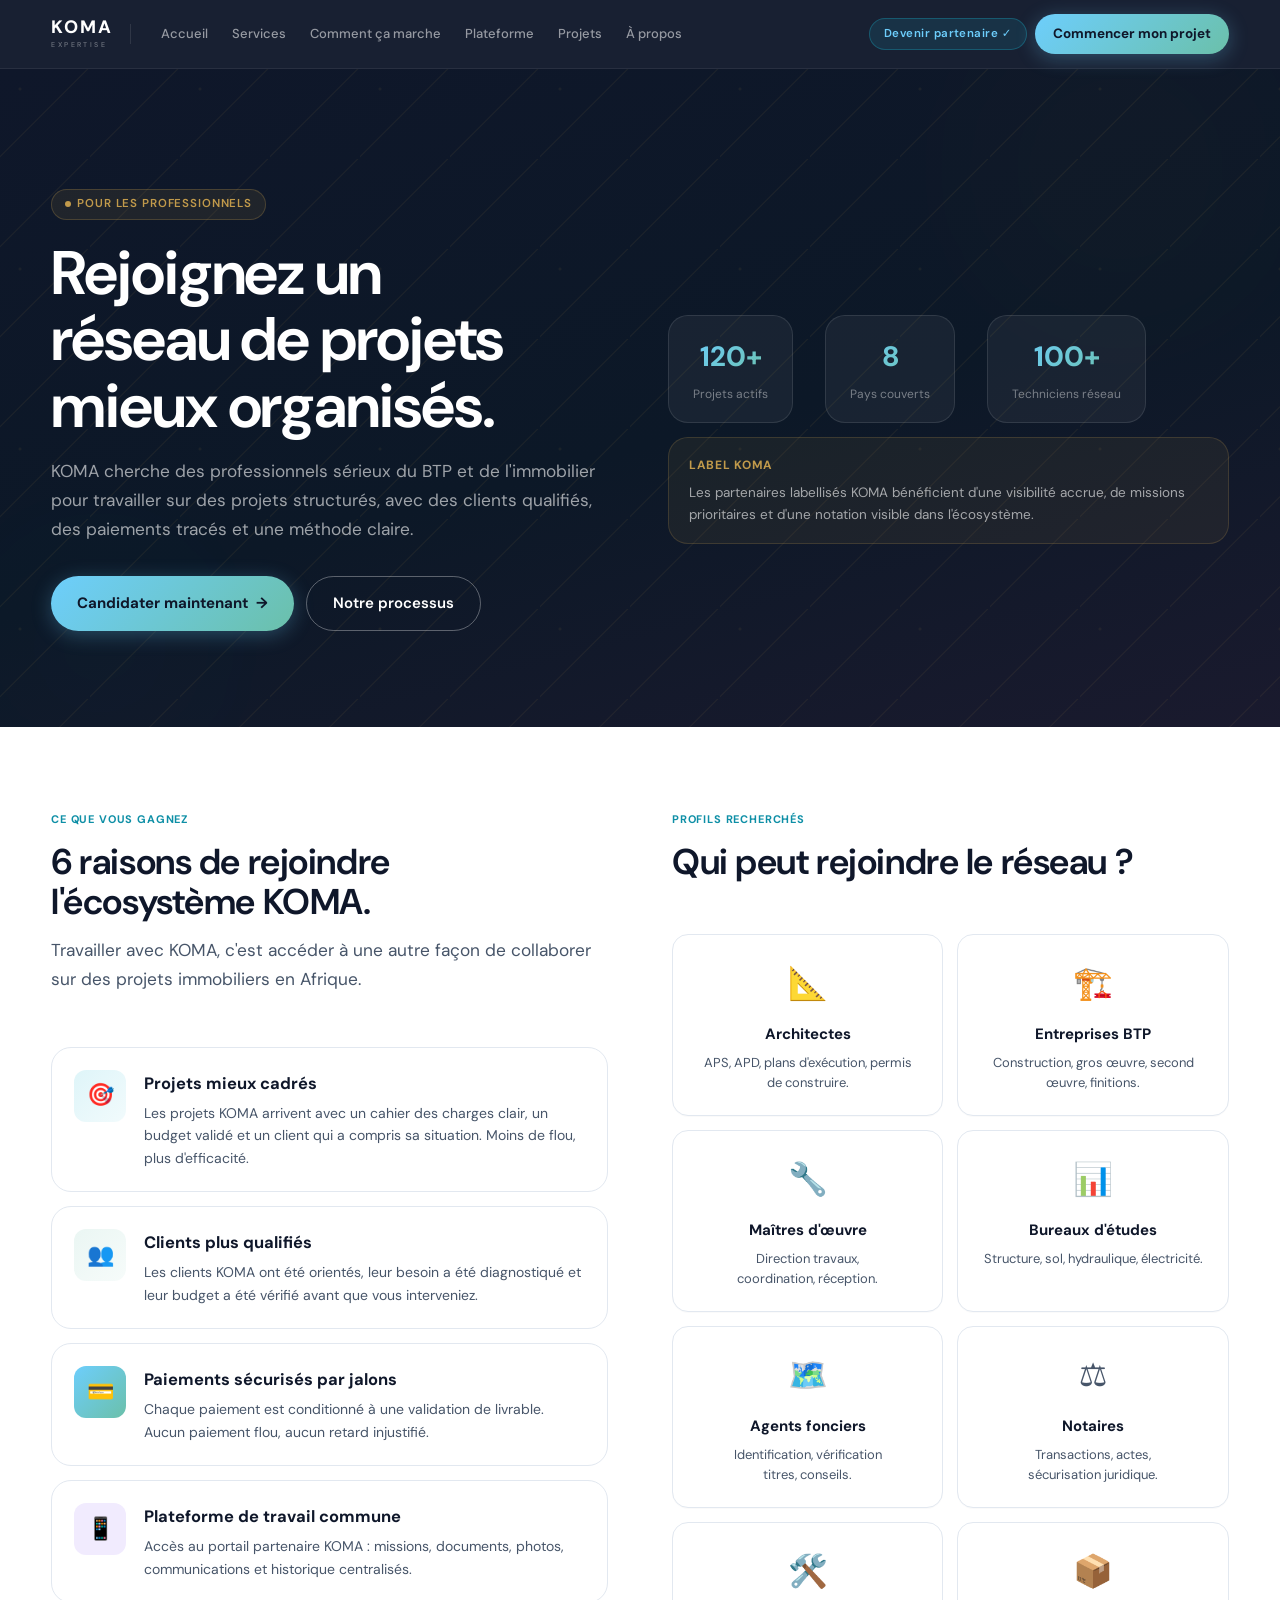
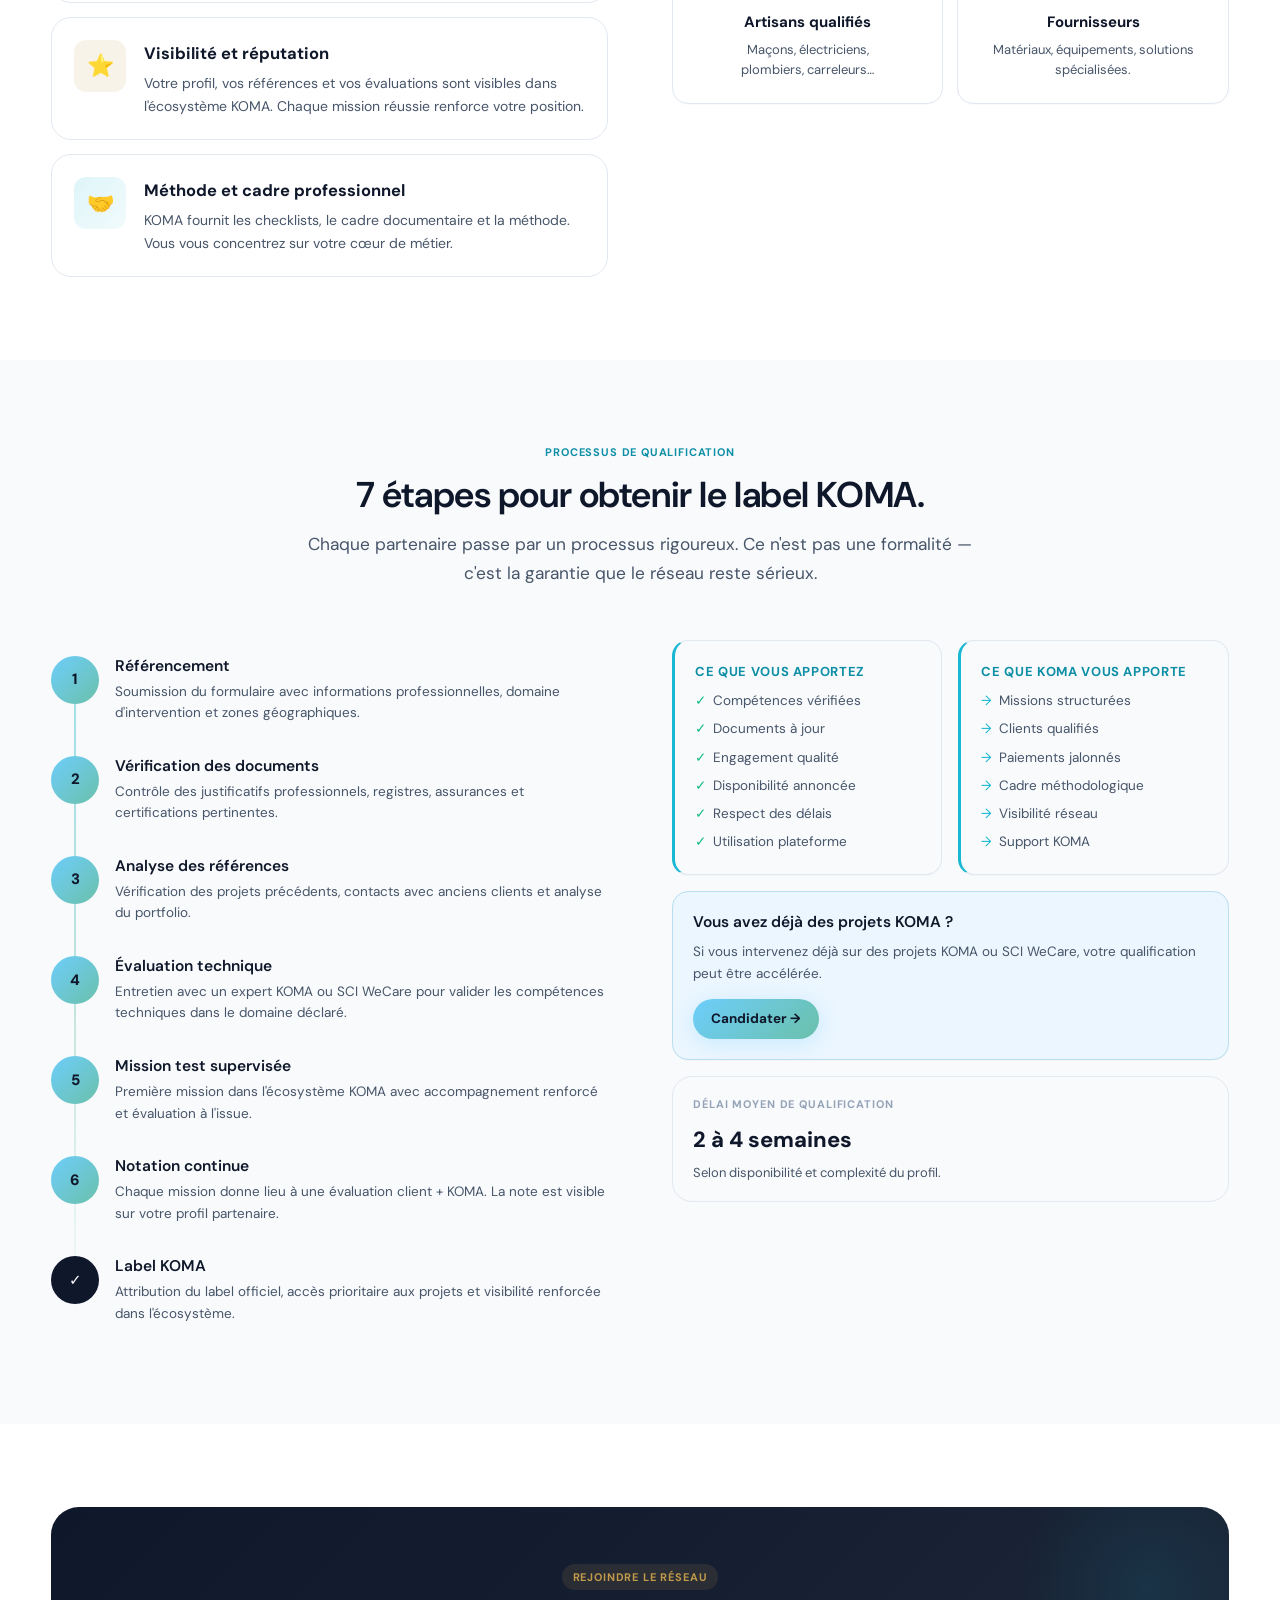
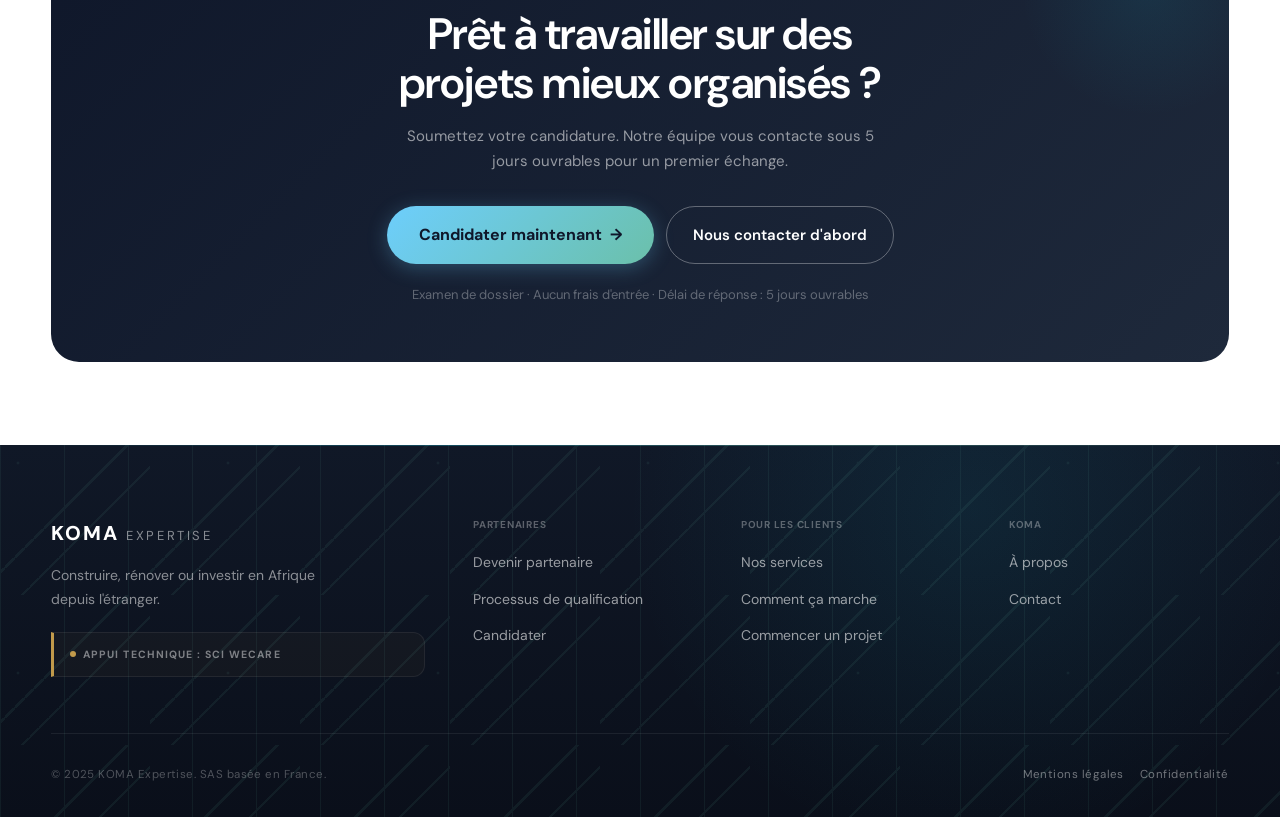
<file: partners.html>
<!doctype html>
<html lang="fr">
<head>
<meta charset="utf-8"/>
<meta name="viewport" content="width=device-width, initial-scale=1"/>
<title>Devenir partenaire — KOMA Expertise</title>
<meta name="description" content="Rejoignez le réseau KOMA : architectes, entreprises BTP, maîtres d'œuvre, agents fonciers. Travaillez sur des projets mieux cadrés avec des clients qualifiés."/>
<link rel="preconnect" href="https://fonts.googleapis.com">
<link rel="preconnect" href="https://fonts.gstatic.com" crossorigin>
<link href="https://fonts.googleapis.com/css2?family=DM+Sans:ital,opsz,wght@0,9..40,300;0,9..40,400;0,9..40,500;0,9..40,600;0,9..40,700;0,9..40,800;0,9..40,900&display=swap" rel="stylesheet">
<link rel="stylesheet" href="styles.css?v=premium-refit-2">
<style>
/* ── HERO DARK ── */
.ptn-hero {
  background: var(--grad-hero); position:relative; overflow:hidden;
  padding: clamp(80px,10vw,120px) 0 clamp(64px,8vw,96px);
}
.ptn-hero .orb1 { position:absolute;top:-120px;right:-60px;width:440px;height:440px;border-radius:50%;background:radial-gradient(circle,rgba(193,154,75,.1),transparent 65%);pointer-events:none; }
.ptn-hero .orb2 { position:absolute;bottom:-80px;left:-60px;width:320px;height:320px;border-radius:50%;background:radial-gradient(circle,rgba(24,183,210,.09),transparent 65%);pointer-events:none; }
.ptn-hero h1 { color:#fff; }

/* ── HERO STATS ── */
.hero-stats { display:flex;gap:32px;flex-wrap:wrap;margin-top:40px; }
.hs-item { background:rgba(255,255,255,.05);border:1px solid rgba(255,255,255,.1);border-radius:var(--r-lg);padding:18px 24px;text-align:center;min-width:120px; }
.hs-val { font-size:28px;font-weight:800;color:#fff;font-family:var(--f-display);background:var(--grad-cta);-webkit-background-clip:text;-webkit-text-fill-color:transparent;background-clip:text; }
.hs-label { font-size:12px;color:rgba(255,255,255,.42);margin-top:4px; }

/* ── BENEFITS ── */
.benefit-list { display:grid;gap:14px; }
.benefit-item { display:grid;grid-template-columns:52px 1fr;gap:18px;align-items:start;padding:22px;border-radius:var(--r-lg);background:var(--white);border:1px solid var(--rule);transition:box-shadow var(--dur-base),transform var(--dur-base) var(--ease-expo); }
.benefit-item:hover { box-shadow:var(--sh-md);transform:translateX(4px); }
.ben-icon { width:52px;height:52px;border-radius:var(--r-md);display:flex;align-items:center;justify-content:center;font-size:22px;flex-shrink:0; }
.ben-title { font-size:16.5px;font-weight:700;color:var(--ink);margin-bottom:5px; }
.ben-desc  { font-size:14px;color:var(--body);line-height:1.6; }

/* ── PARTNER TYPES ── */
.ptype-grid { display:grid;grid-template-columns:repeat(auto-fill,minmax(200px,1fr));gap:14px; }
.ptype-card { padding:22px;text-align:center; }
.ptype-icon { font-size:32px;margin-bottom:12px; }
.ptype-name { font-size:15px;font-weight:700;color:var(--ink);margin-bottom:6px; }
.ptype-desc { font-size:13px;color:var(--body);line-height:1.55; }

/* ── QUALIFICATION PIPELINE ── */
.qual-pipeline { display:flex;flex-direction:column;gap:0;position:relative; }
.qual-pipeline::before { content:'';position:absolute;left:23px;top:24px;bottom:24px;width:2px;background:linear-gradient(to bottom,var(--teal),var(--teal-mint),transparent);opacity:.4; }
.qp-step { display:grid;grid-template-columns:48px 1fr;gap:16px;align-items:flex-start;padding:16px 0; }
.qp-num { width:48px;height:48px;border-radius:50%;display:flex;align-items:center;justify-content:center;font-size:15px;font-weight:800;color:var(--ink);font-family:var(--f-display);position:relative;z-index:1;flex-shrink:0; }
.qp-num.done { background:var(--grad-cta); }
.qp-num.final { background:var(--night);color:#fff; }
.qp-content h4 { margin-bottom:4px; }
.qp-content p  { font-size:13.5px;color:var(--body);line-height:1.6; }

/* ── COMMITMENT ── */
.commit-grid { display:grid;grid-template-columns:1fr 1fr;gap:16px; }
.commit-card { padding:20px;border-left:3px solid transparent;background:var(--paper); }
.commit-card.pos { border-left-color:var(--teal); }
.commit-card.neg { border-left-color:var(--danger); }
.commit-title { font-size:13px;font-weight:700;letter-spacing:.05em;text-transform:uppercase;margin-bottom:8px; }
.commit-title.pos { color:var(--teal-dark); }
.commit-title.neg { color:var(--danger); }
.commit-list { display:grid;gap:6px; }
.commit-list li { font-size:13.5px;color:var(--body);display:flex;gap:7px; }

/* ── APPLICATION ── */
.apply-box {
  background:linear-gradient(135deg,var(--night),#1e293b);
  border-radius:var(--r-xl);padding:clamp(32px,5vw,56px);
  text-align:center;position:relative;overflow:hidden;
}
.apply-box::before { content:'';position:absolute;top:-60px;right:-60px;width:280px;height:280px;border-radius:50%;background:radial-gradient(circle,rgba(24,183,210,.1),transparent 65%);pointer-events:none; }

@media(max-width:768px) {
  .hero-stats { gap:12px; }
  .commit-grid { grid-template-columns:1fr; }
}
</style>
</head>
<body>

<header class="site-header" id="site-header">
  <nav class="nav-unified">
    <a href="index.html" class="nav-brand"><div class="koma-word">KOMA</div><div class="koma-sub">Expertise</div></a>
    <div class="nav-divider"></div>
    <div class="nav-links">
      <a href="index.html"      class="nav-item">Accueil</a>
      <a href="solutions.html" class="nav-item">Services</a>
      <a href="journey.html"   class="nav-item">Comment ça marche</a>
      <a href="platform.html"  class="nav-item">Plateforme</a>
      <a href="projects.html"  class="nav-item">Projets</a>
      <a href="about.html"     class="nav-item">À propos</a>
    </div>
    <div class="nav-right">
      <a href="partners.html" class="nav-partner" style="color:var(--teal-sky);background:rgba(24,183,210,.12);border-color:rgba(24,183,210,.3);">Devenir partenaire ✓</a>
      <a href="contact.html"  class="btn btn-cta btn-sm">Commencer mon projet</a>
    </div>
    <div class="nav-mob">
      <a href="contact.html" class="btn btn-cta btn-sm" style="padding:8px 14px;font-size:12.5px;">Commencer</a>
      <button class="hamburger" id="burger-btn" aria-label="Menu" aria-expanded="false"><span></span><span></span><span></span></button>
    </div>
  </nav>
</header>
<div class="mobile-menu" id="mobile-menu">
  <a href="index.html" class="mob-item">Accueil</a>
  <a href="solutions.html" class="mob-item">Services</a>
  <a href="journey.html" class="mob-item">Comment ça marche</a>
  <a href="platform.html" class="mob-item">Plateforme</a>
  <a href="projects.html" class="mob-item">Projets</a>
  <a href="about.html" class="mob-item">À propos</a>
  <div class="mob-divider"></div>
  <a href="partners.html" class="mob-item active" style="color:var(--gold-soft);">Devenir partenaire</a>
  <div style="padding:12px 16px 4px;"><a href="contact.html?path=partner" class="btn btn-cta" style="width:100%;justify-content:center;">Candidater →</a></div>
</div>

<!-- HERO -->
<section class="ptn-hero koma-pattern pattern-trust">
  <div class="orb1"></div><div class="orb2"></div>
  <div class="container" style="position:relative;z-index:2;">
    <div style="display:grid;grid-template-columns:1fr 1fr;gap:56px;align-items:center;flex-wrap:wrap;" class="reveal">
      <div>
        <div class="tag gold" style="margin-bottom:20px;"><span class="dot" style="background:var(--gold);"></span> Pour les professionnels</div>
        <h1>Rejoignez un réseau de projets mieux organisés.</h1>
        <p class="lead" style="color:rgba(255,255,255,.6);margin-top:18px;">KOMA cherche des professionnels sérieux du BTP et de l'immobilier pour travailler sur des projets structurés, avec des clients qualifiés, des paiements tracés et une méthode claire.</p>
        <div style="display:flex;gap:12px;margin-top:32px;flex-wrap:wrap;">
          <a href="contact.html?path=partner" class="btn btn-cta">Candidater maintenant <span class="arrow">→</span></a>
          <a href="#qualification" class="btn btn-outline-white">Notre processus</a>
        </div>
      </div>
      <div>
        <div class="hero-stats">
          <div class="hs-item"><div class="hs-val">120+</div><div class="hs-label">Projets actifs</div></div>
          <div class="hs-item"><div class="hs-val">8</div><div class="hs-label">Pays couverts</div></div>
          <div class="hs-item"><div class="hs-val">100+</div><div class="hs-label">Techniciens réseau</div></div>
        </div>
        <div style="margin-top:14px;background:rgba(193,154,75,.08);border:1px solid rgba(193,154,75,.2);border-radius:var(--r-lg);padding:18px 20px;">
          <div style="font-size:12px;font-weight:700;color:var(--gold);letter-spacing:.06em;text-transform:uppercase;margin-bottom:6px;">Label KOMA</div>
          <p style="font-size:13.5px;color:rgba(255,255,255,.6);line-height:1.6;">Les partenaires labellisés KOMA bénéficient d'une visibilité accrue, de missions prioritaires et d'une notation visible dans l'écosystème.</p>
        </div>
      </div>
    </div>
  </div>
</section>

<!-- BENEFITS -->
<section>
  <div class="container">
    <div style="display:grid;grid-template-columns:1fr 1fr;gap:64px;align-items:start;" class="reveal">
      <div>
        <div class="sec-head">
          <span class="label">Ce que vous gagnez</span>
          <h2>6 raisons de rejoindre l'écosystème KOMA.</h2>
          <p class="lead">Travailler avec KOMA, c'est accéder à une autre façon de collaborer sur des projets immobiliers en Afrique.</p>
        </div>
        <div class="benefit-list">
          <div class="benefit-item reveal">
            <div class="ben-icon ib-teal">🎯</div>
            <div><div class="ben-title">Projets mieux cadrés</div><p class="ben-desc">Les projets KOMA arrivent avec un cahier des charges clair, un budget validé et un client qui a compris sa situation. Moins de flou, plus d'efficacité.</p></div>
          </div>
          <div class="benefit-item reveal reveal-d1">
            <div class="ben-icon ib-green">👥</div>
            <div><div class="ben-title">Clients plus qualifiés</div><p class="ben-desc">Les clients KOMA ont été orientés, leur besoin a été diagnostiqué et leur budget a été vérifié avant que vous interveniez.</p></div>
          </div>
          <div class="benefit-item reveal reveal-d2">
            <div class="ben-icon ib-cta">💳</div>
            <div><div class="ben-title">Paiements sécurisés par jalons</div><p class="ben-desc">Chaque paiement est conditionné à une validation de livrable. Aucun paiement flou, aucun retard injustifié.</p></div>
          </div>
          <div class="benefit-item reveal reveal-d1">
            <div class="ben-icon" style="background:rgba(139,92,246,.12);">📱</div>
            <div><div class="ben-title">Plateforme de travail commune</div><p class="ben-desc">Accès au portail partenaire KOMA : missions, documents, photos, communications et historique centralisés.</p></div>
          </div>
          <div class="benefit-item reveal reveal-d2">
            <div class="ben-icon ib-gold">⭐</div>
            <div><div class="ben-title">Visibilité et réputation</div><p class="ben-desc">Votre profil, vos références et vos évaluations sont visibles dans l'écosystème KOMA. Chaque mission réussie renforce votre position.</p></div>
          </div>
          <div class="benefit-item reveal reveal-d1">
            <div class="ben-icon ib-teal">🤝</div>
            <div><div class="ben-title">Méthode et cadre professionnel</div><p class="ben-desc">KOMA fournit les checklists, le cadre documentaire et la méthode. Vous vous concentrez sur votre cœur de métier.</p></div>
          </div>
        </div>
      </div>
      <!-- Partner types -->
      <div>
        <div class="sec-head">
          <span class="label">Profils recherchés</span>
          <h2>Qui peut rejoindre le réseau ?</h2>
        </div>
        <div class="ptype-grid">
          <div class="card ptype-card reveal reveal-d1">
            <div class="ptype-icon">📐</div>
            <div class="ptype-name">Architectes</div>
            <p class="ptype-desc">APS, APD, plans d'exécution, permis de construire.</p>
          </div>
          <div class="card ptype-card reveal reveal-d2">
            <div class="ptype-icon">🏗️</div>
            <div class="ptype-name">Entreprises BTP</div>
            <p class="ptype-desc">Construction, gros œuvre, second œuvre, finitions.</p>
          </div>
          <div class="card ptype-card reveal reveal-d3">
            <div class="ptype-icon">🔧</div>
            <div class="ptype-name">Maîtres d'œuvre</div>
            <p class="ptype-desc">Direction travaux, coordination, réception.</p>
          </div>
          <div class="card ptype-card reveal reveal-d1">
            <div class="ptype-icon">📊</div>
            <div class="ptype-name">Bureaux d'études</div>
            <p class="ptype-desc">Structure, sol, hydraulique, électricité.</p>
          </div>
          <div class="card ptype-card reveal reveal-d2">
            <div class="ptype-icon">🗺️</div>
            <div class="ptype-name">Agents fonciers</div>
            <p class="ptype-desc">Identification, vérification titres, conseils.</p>
          </div>
          <div class="card ptype-card reveal reveal-d3">
            <div class="ptype-icon">⚖️</div>
            <div class="ptype-name">Notaires</div>
            <p class="ptype-desc">Transactions, actes, sécurisation juridique.</p>
          </div>
          <div class="card ptype-card reveal reveal-d1">
            <div class="ptype-icon">🛠️</div>
            <div class="ptype-name">Artisans qualifiés</div>
            <p class="ptype-desc">Maçons, électriciens, plombiers, carreleurs…</p>
          </div>
          <div class="card ptype-card reveal reveal-d2">
            <div class="ptype-icon">📦</div>
            <div class="ptype-name">Fournisseurs</div>
            <p class="ptype-desc">Matériaux, équipements, solutions spécialisées.</p>
          </div>
        </div>
      </div>
    </div>
  </div>
</section>

<!-- QUALIFICATION PROCESS -->
<section class="sec-alt" id="qualification">
  <div class="container">
    <div class="sec-head centered reveal">
      <span class="label">Processus de qualification</span>
      <h2>7 étapes pour obtenir le label KOMA.</h2>
      <p class="lead" style="text-align:center;margin:0 auto;">Chaque partenaire passe par un processus rigoureux. Ce n'est pas une formalité — c'est la garantie que le réseau reste sérieux.</p>
    </div>
    <div style="display:grid;grid-template-columns:1fr 1fr;gap:64px;align-items:start;">
      <div class="qual-pipeline reveal">
        <div class="qp-step">
          <div class="qp-num done">1</div>
          <div class="qp-content"><h4>Référencement</h4><p>Soumission du formulaire avec informations professionnelles, domaine d'intervention et zones géographiques.</p></div>
        </div>
        <div class="qp-step">
          <div class="qp-num done">2</div>
          <div class="qp-content"><h4>Vérification des documents</h4><p>Contrôle des justificatifs professionnels, registres, assurances et certifications pertinentes.</p></div>
        </div>
        <div class="qp-step">
          <div class="qp-num done">3</div>
          <div class="qp-content"><h4>Analyse des références</h4><p>Vérification des projets précédents, contacts avec anciens clients et analyse du portfolio.</p></div>
        </div>
        <div class="qp-step">
          <div class="qp-num done">4</div>
          <div class="qp-content"><h4>Évaluation technique</h4><p>Entretien avec un expert KOMA ou SCI WeCare pour valider les compétences techniques dans le domaine déclaré.</p></div>
        </div>
        <div class="qp-step">
          <div class="qp-num done">5</div>
          <div class="qp-content"><h4>Mission test supervisée</h4><p>Première mission dans l'écosystème KOMA avec accompagnement renforcé et évaluation à l'issue.</p></div>
        </div>
        <div class="qp-step">
          <div class="qp-num done">6</div>
          <div class="qp-content"><h4>Notation continue</h4><p>Chaque mission donne lieu à une évaluation client + KOMA. La note est visible sur votre profil partenaire.</p></div>
        </div>
        <div class="qp-step">
          <div class="qp-num final">✓</div>
          <div class="qp-content"><h4>Label KOMA</h4><p>Attribution du label officiel, accès prioritaire aux projets et visibilité renforcée dans l'écosystème.</p></div>
        </div>
      </div>
      <div class="reveal reveal-d2">
        <div class="commit-grid">
          <div class="card commit-card pos">
            <div class="commit-title pos">Ce que vous apportez</div>
            <ul class="commit-list">
              <li><span style="color:var(--success);">✓</span> Compétences vérifiées</li>
              <li><span style="color:var(--success);">✓</span> Documents à jour</li>
              <li><span style="color:var(--success);">✓</span> Engagement qualité</li>
              <li><span style="color:var(--success);">✓</span> Disponibilité annoncée</li>
              <li><span style="color:var(--success);">✓</span> Respect des délais</li>
              <li><span style="color:var(--success);">✓</span> Utilisation plateforme</li>
            </ul>
          </div>
          <div class="card commit-card pos">
            <div class="commit-title pos">Ce que KOMA vous apporte</div>
            <ul class="commit-list">
              <li><span style="color:var(--teal);">→</span> Missions structurées</li>
              <li><span style="color:var(--teal);">→</span> Clients qualifiés</li>
              <li><span style="color:var(--teal);">→</span> Paiements jalonnés</li>
              <li><span style="color:var(--teal);">→</span> Cadre méthodologique</li>
              <li><span style="color:var(--teal);">→</span> Visibilité réseau</li>
              <li><span style="color:var(--teal);">→</span> Support KOMA</li>
            </ul>
          </div>
        </div>
        <div class="card card-teal" style="margin-top:16px;padding:20px;">
          <h4 style="margin-bottom:8px;">Vous avez déjà des projets KOMA ?</h4>
          <p style="font-size:13.5px;color:var(--body);margin-bottom:14px;">Si vous intervenez déjà sur des projets KOMA ou SCI WeCare, votre qualification peut être accélérée.</p>
          <a href="contact.html?path=partner" class="btn btn-cta btn-sm">Candidater →</a>
        </div>
        <div style="margin-top:16px;padding:18px 20px;background:var(--paper);border-radius:var(--r-lg);border:1px solid var(--rule);">
          <div style="font-size:11px;font-weight:700;color:var(--stone);text-transform:uppercase;letter-spacing:.08em;margin-bottom:8px;">Délai moyen de qualification</div>
          <div style="font-size:22px;font-weight:800;color:var(--ink);">2 à 4 semaines</div>
          <p style="font-size:13px;color:var(--body);margin-top:4px;">Selon disponibilité et complexité du profil.</p>
        </div>
      </div>
    </div>
  </div>
</section>

<!-- APPLICATION CTA -->
<section>
  <div class="container">
    <div class="apply-box reveal">
      <div style="position:relative;z-index:2;">
        <span class="badge badge-gold" style="margin-bottom:20px;">Rejoindre le réseau</span>
        <h2 style="color:#fff;font-size:clamp(28px,4vw,44px);max-width:560px;margin:0 auto 16px;">Prêt à travailler sur des projets mieux organisés ?</h2>
        <p style="color:rgba(255,255,255,.55);max-width:480px;margin:0 auto 32px;font-size:15px;">Soumettez votre candidature. Notre équipe vous contacte sous 5 jours ouvrables pour un premier échange.</p>
        <div style="display:flex;gap:12px;justify-content:center;flex-wrap:wrap;">
          <a href="contact.html?path=partner" class="btn btn-cta" style="font-size:16px;padding:16px 32px;">Candidater maintenant <span class="arrow">→</span></a>
          <a href="contact.html" class="btn btn-outline-white">Nous contacter d'abord</a>
        </div>
        <p style="margin-top:20px;font-size:13px;color:rgba(255,255,255,.32);">Examen de dossier · Aucun frais d'entrée · Délai de réponse : 5 jours ouvrables</p>
      </div>
    </div>
  </div>
</section>

<footer class="site-footer">
  <div class="container">
    <div class="footer-grid">
      <div><div style="font-family:var(--f-display);font-weight:800;font-size:20px;letter-spacing:.1em;color:#fff;margin-bottom:14px;">KOMA <span style="font-weight:400;font-size:13px;letter-spacing:.2em;opacity:.5;">EXPERTISE</span></div><p style="font-size:14px;max-width:34ch;line-height:1.7;">Construire, rénover ou investir en Afrique depuis l'étranger.</p><div class="wecare-badge"><div class="wrow"><span class="wdot"></span> Appui technique : SCI WeCare</div></div></div>
      <div><h5>Partenaires</h5><ul><li><a href="partners.html">Devenir partenaire</a></li><li><a href="partners.html#qualification">Processus de qualification</a></li><li><a href="contact.html?path=partner">Candidater</a></li></ul></div>
      <div><h5>Pour les clients</h5><ul><li><a href="solutions.html">Nos services</a></li><li><a href="journey.html">Comment ça marche</a></li><li><a href="contact.html">Commencer un projet</a></li></ul></div>
      <div><h5>KOMA</h5><ul><li><a href="about.html">À propos</a></li><li><a href="contact.html">Contact</a></li></ul></div>
    </div>
    <div class="foot-bottom"><span>© 2025 KOMA Expertise. SAS basée en France.</span><div style="display:flex;gap:16px;"><a href="#">Mentions légales</a><a href="#">Confidentialité</a></div></div>
  </div>
</footer>
<script src="script.js"></script>
</body>
</html>
</file>
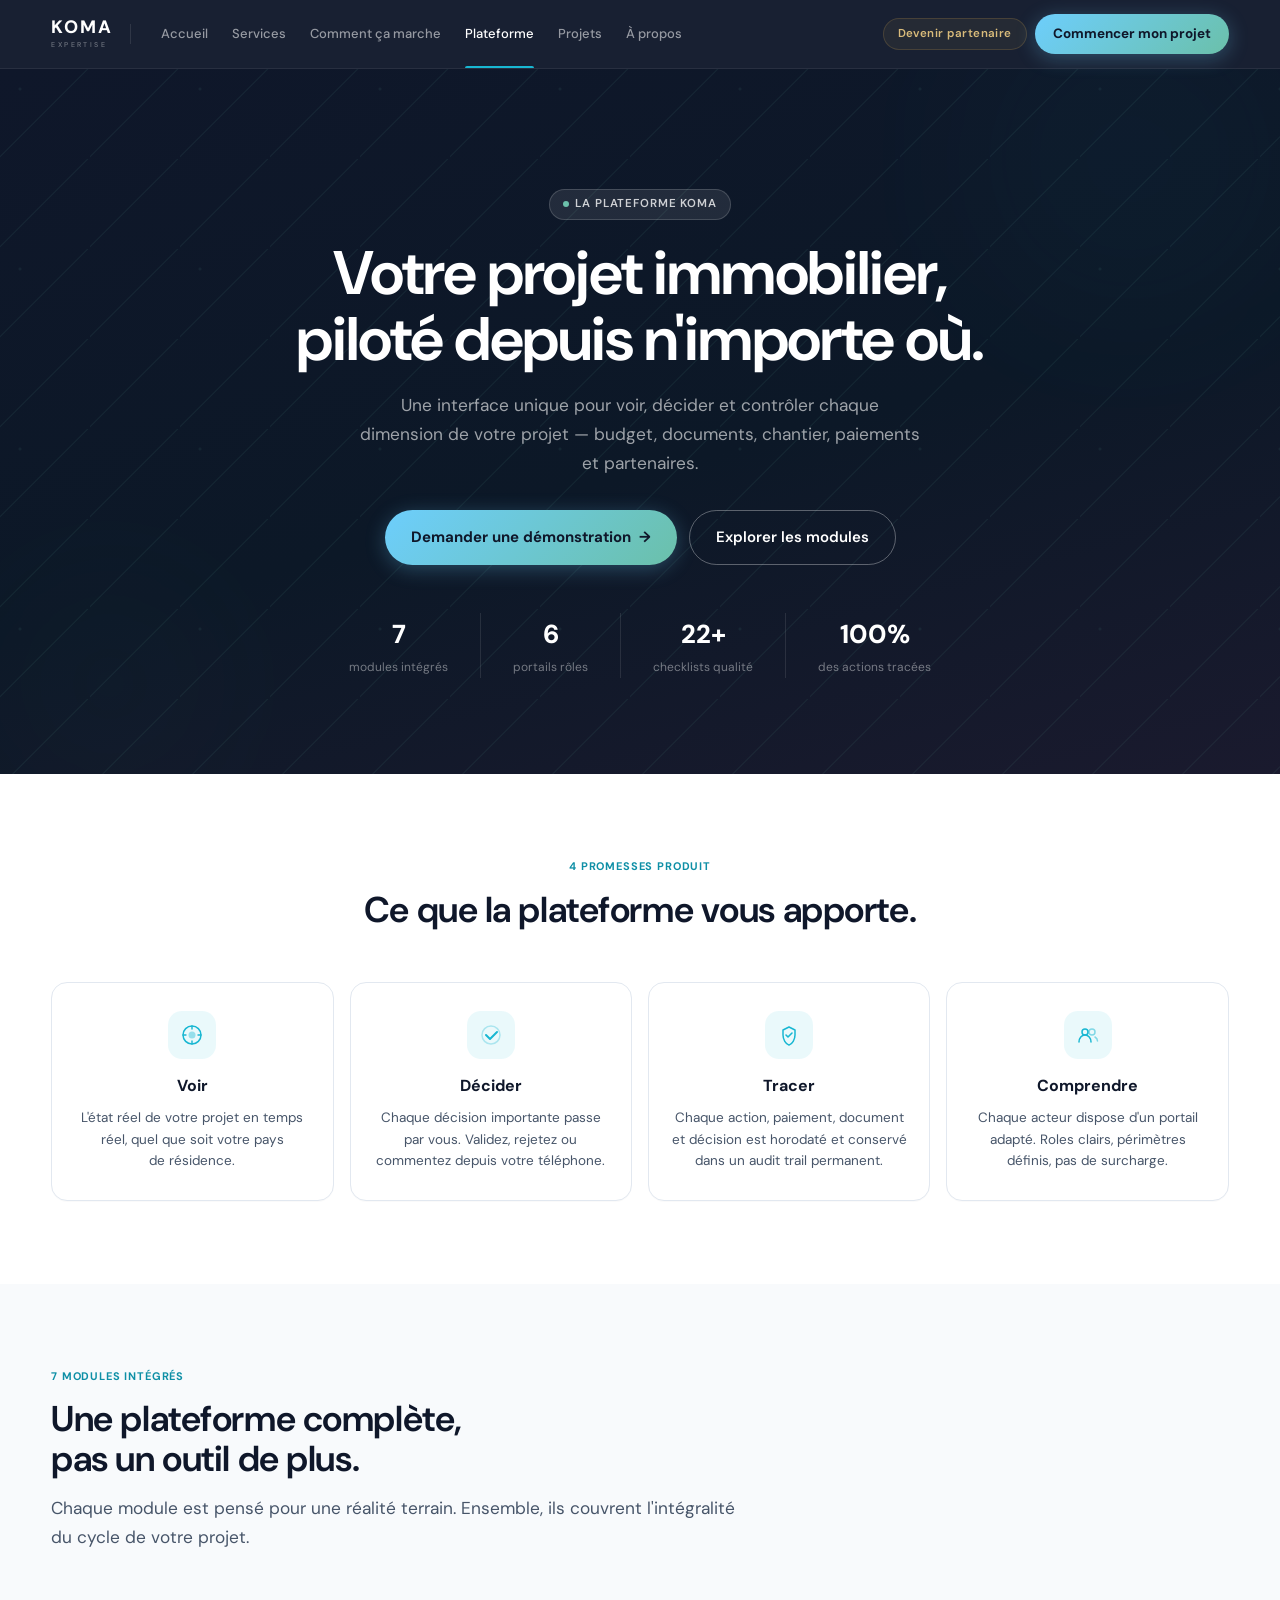
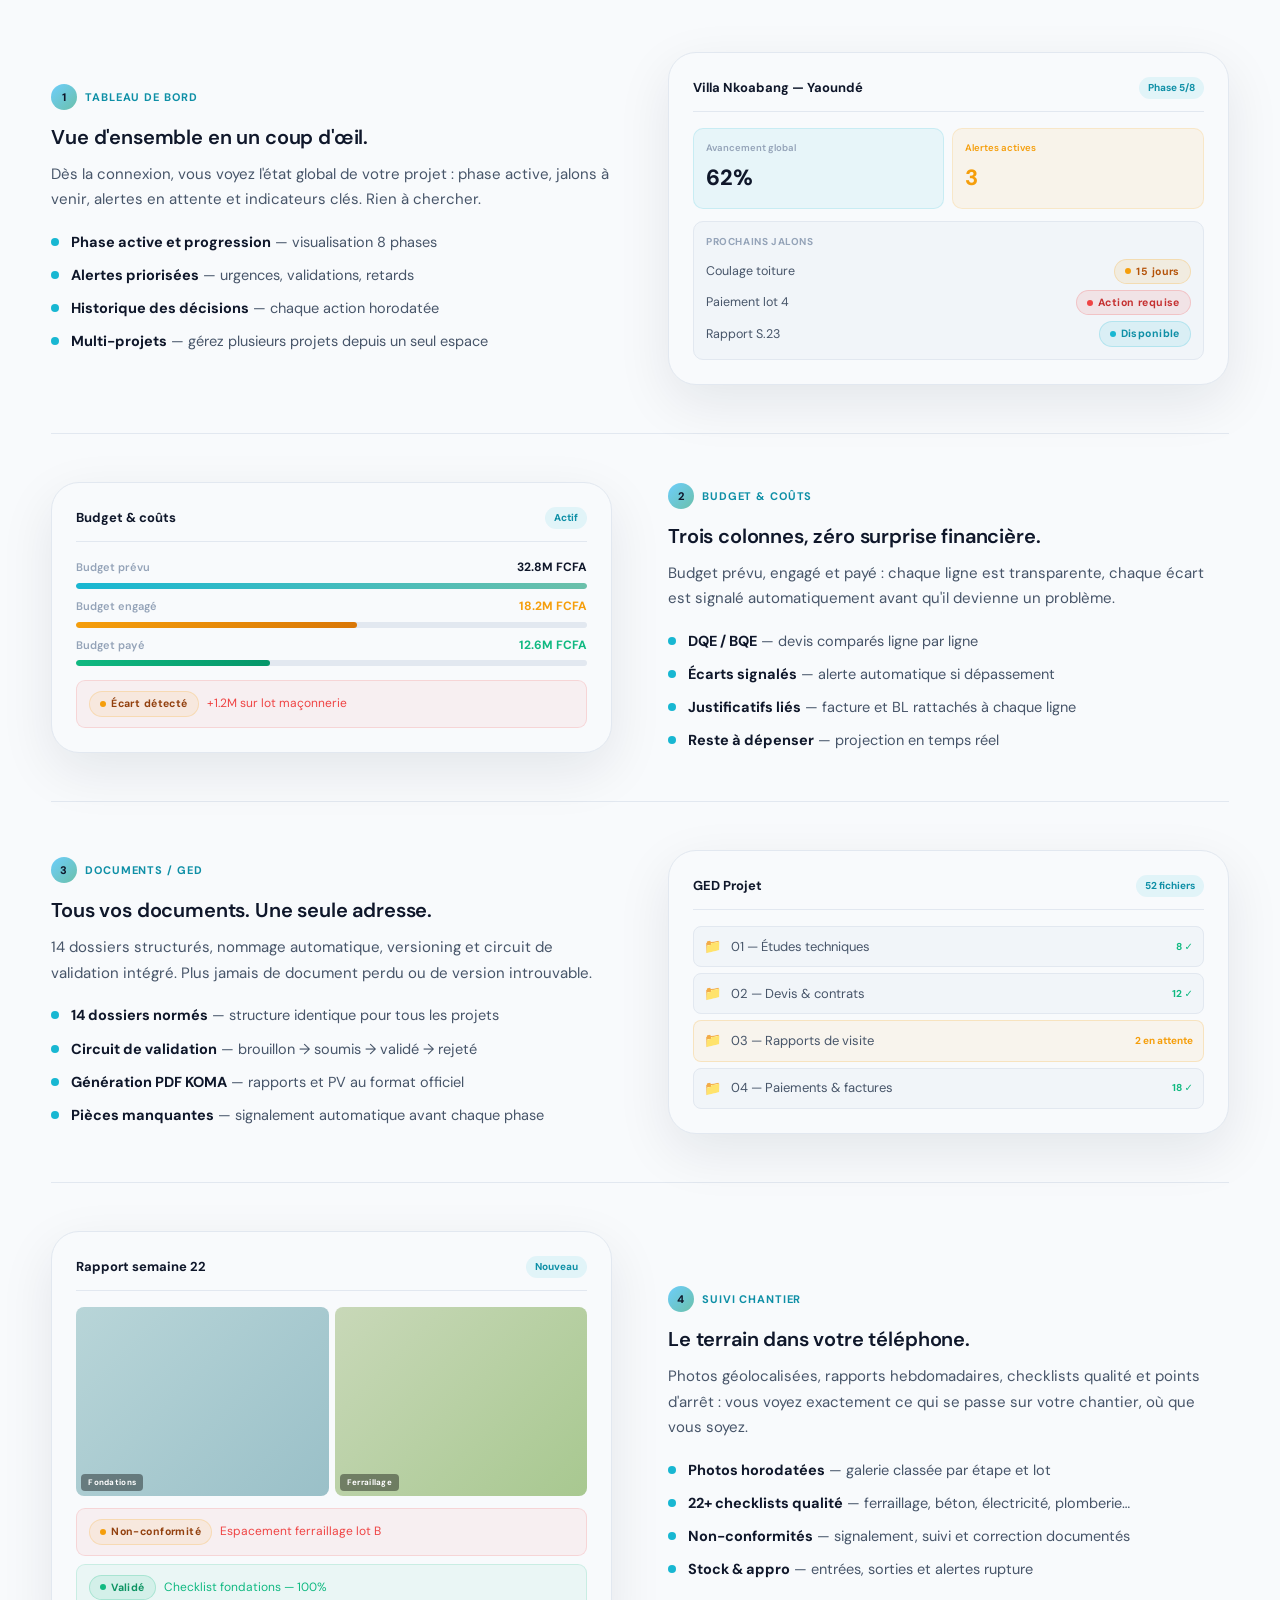
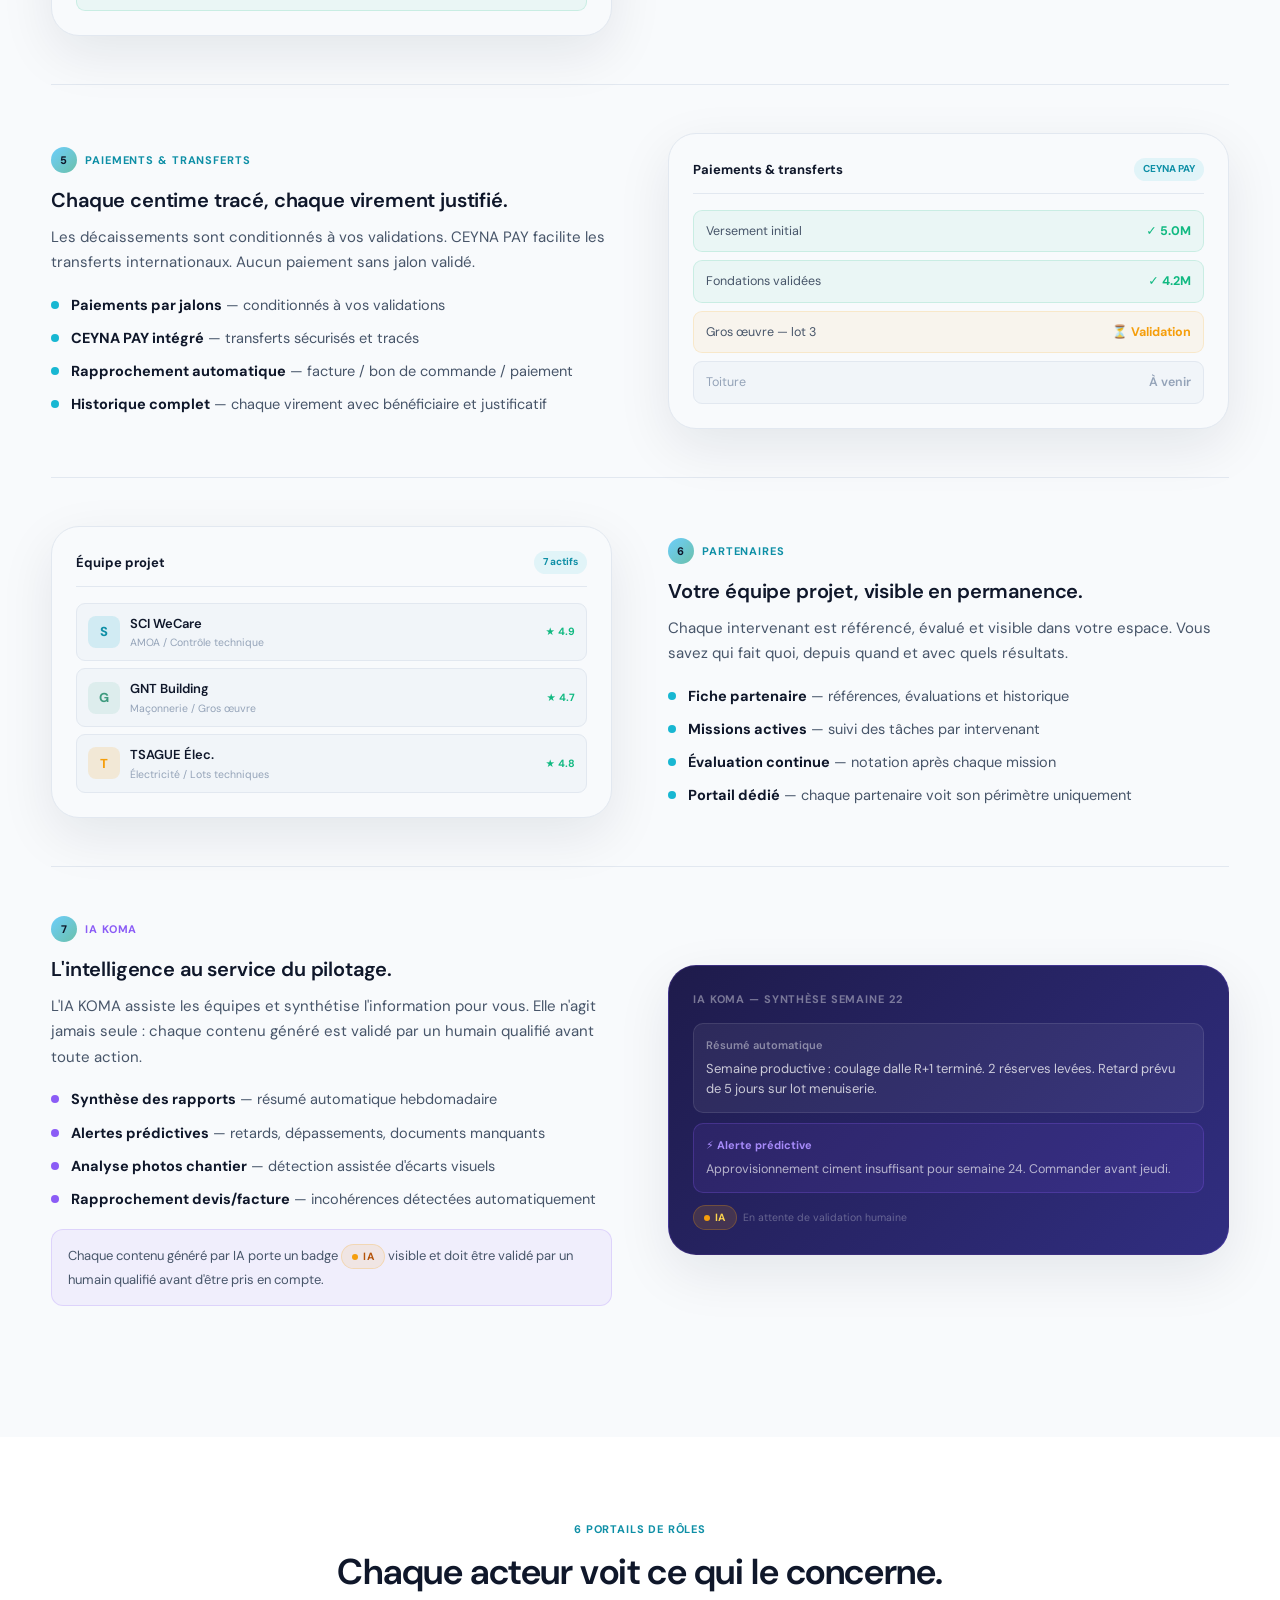
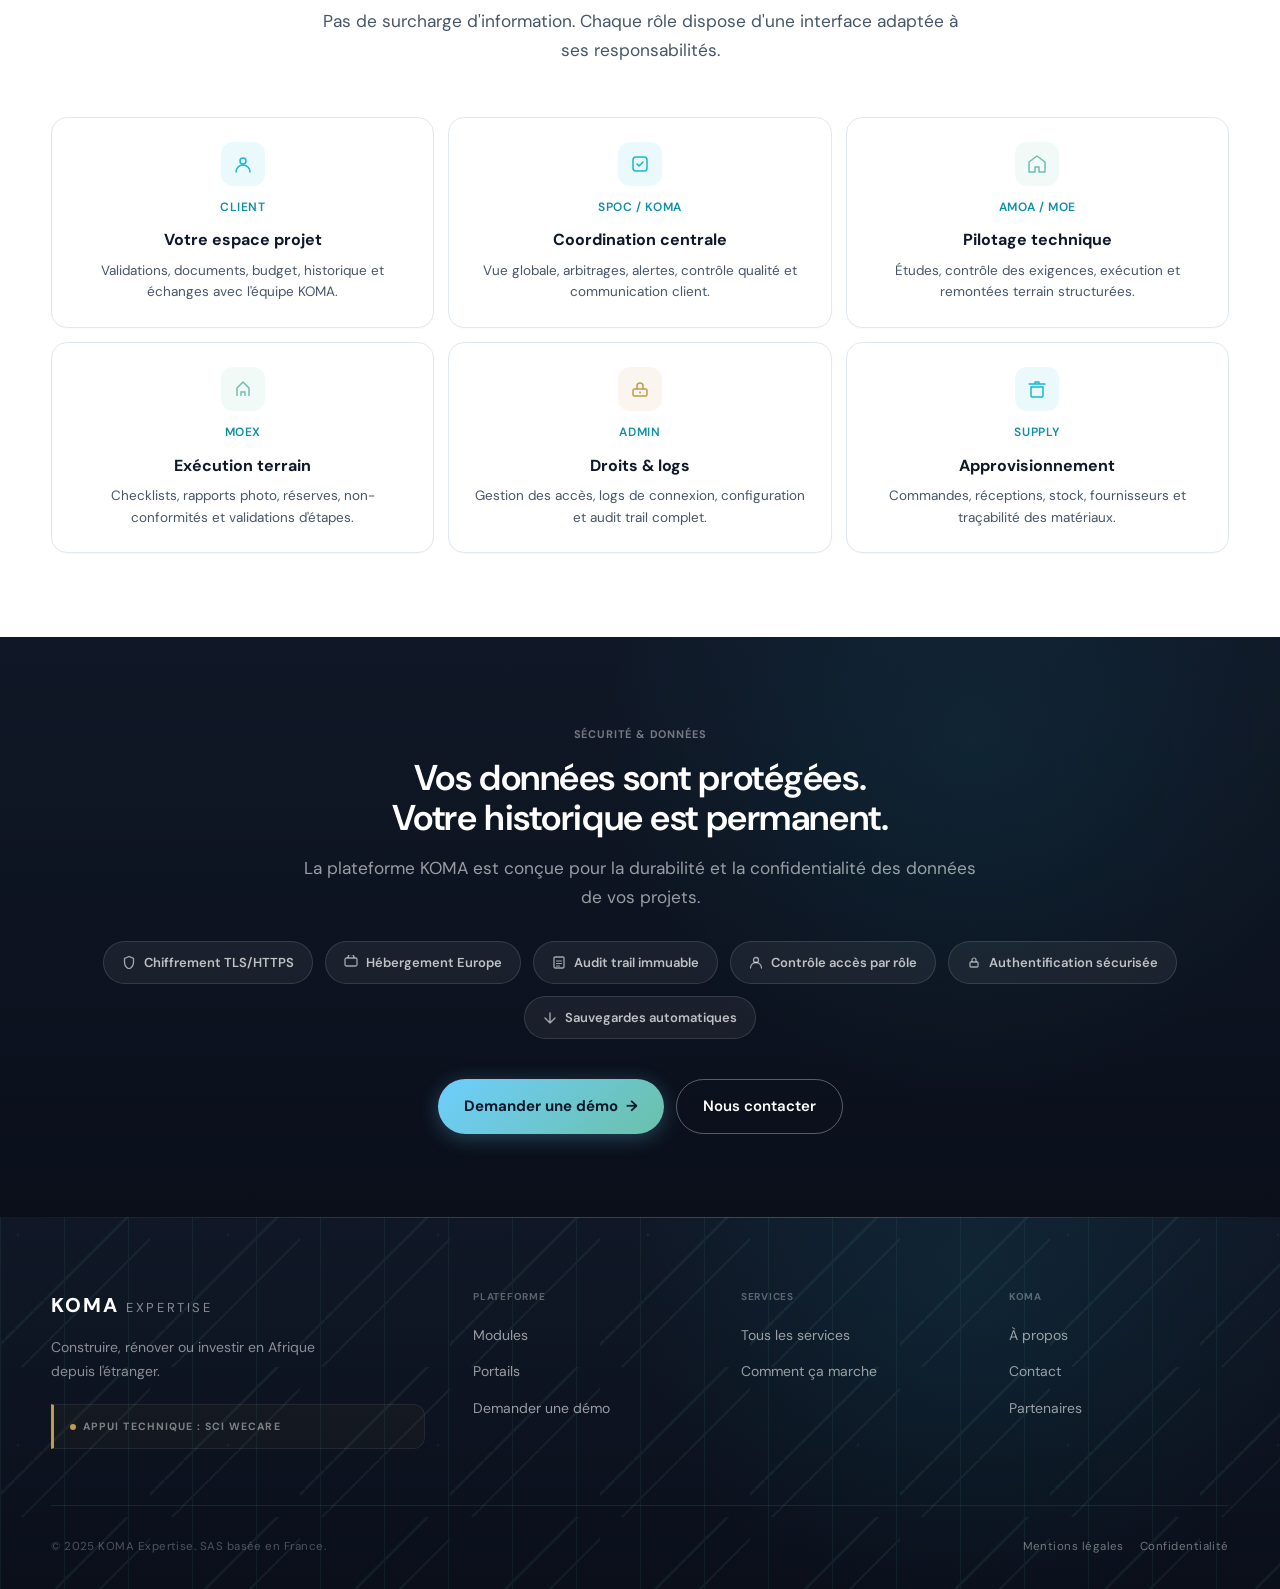
<file: platform.html>
<!doctype html>
<html lang="fr">
<head>
<meta charset="utf-8"/>
<meta name="viewport" content="width=device-width, initial-scale=1"/>
<title>La plateforme — KOMA Expertise</title>
<meta name="description" content="Découvrez la plateforme KOMA : tableau de bord projet, gestion budgétaire, GED, suivi chantier, paiements jalons et IA — tout en un pour piloter votre projet depuis l'étranger."/>
<link rel="preconnect" href="https://fonts.googleapis.com">
<link rel="preconnect" href="https://fonts.gstatic.com" crossorigin>
<link href="https://fonts.googleapis.com/css2?family=DM+Sans:ital,opsz,wght@0,9..40,300;0,9..40,400;0,9..40,500;0,9..40,600;0,9..40,700;0,9..40,800;0,9..40,900&display=swap" rel="stylesheet">
<link rel="stylesheet" href="styles.css?v=premium-refit-2">
<style>
/* ── HERO ── */
.pf-hero {
  background: var(--grad-hero); position:relative; overflow:hidden;
  padding: clamp(80px,10vw,120px) 0 clamp(64px,8vw,96px);
  text-align: center;
}
.pf-hero .orb1 { position:absolute;top:-160px;right:-100px;width:500px;height:500px;border-radius:50%;background:radial-gradient(circle,rgba(24,183,210,.13),transparent 65%);pointer-events:none; }
.pf-hero .orb2 { position:absolute;bottom:-100px;left:-80px;width:380px;height:380px;border-radius:50%;background:radial-gradient(circle,rgba(107,192,170,.09),transparent 65%);pointer-events:none; }
.pf-hero h1 { color:#fff; margin:0 auto; max-width:800px; }
.pf-hero .lead { color:rgba(255,255,255,.6); margin:18px auto 0; text-align:center; }

/* ── PROMISES ── */
.promise-grid { display:grid; grid-template-columns:repeat(4,1fr); gap:16px; }
.promise-card { text-align:center; padding:28px 20px; }
.promise-icon { font-size:36px; margin-bottom:14px; }
.promise-title { font-size:16px; font-weight:700; color:var(--ink); margin-bottom:8px; }
.promise-desc { font-size:13.5px; color:var(--body); line-height:1.6; }

/* ── MODULES ── */
.module-row { display:grid; grid-template-columns:1fr 1fr; gap:56px; align-items:center; padding:48px 0; border-bottom:1px solid var(--rule); }
.module-row:last-child { border-bottom:none; }
.module-row.reverse { direction:rtl; }
.module-row.reverse > * { direction:ltr; }
.mod-badge { display:inline-flex; align-items:center; gap:8px; font-size:11px; font-weight:700; letter-spacing:.08em; text-transform:uppercase; color:var(--teal-dark); margin-bottom:14px; }
.mod-num { width:26px;height:26px;border-radius:50%;background:var(--grad-cta);display:flex;align-items:center;justify-content:center;font-size:11px;font-weight:800;color:var(--ink); }
.mod-features { display:grid; gap:10px; margin-top:18px; }
.mod-feat { display:flex; gap:12px; align-items:flex-start; }
.mod-feat-dot { width:8px;height:8px;border-radius:50%;background:var(--teal);margin-top:7px;flex-shrink:0; }
.mod-feat-text { font-size:14.5px; color:var(--body); line-height:1.6; }
.mod-feat-text strong { color:var(--ink); }

/* Module visual mockup */
.mod-visual { background:var(--paper); border-radius:var(--r-xl); padding:24px; border:1px solid var(--rule); box-shadow:var(--sh-md); }
.mv-header { display:flex;justify-content:space-between;align-items:center;margin-bottom:16px;padding-bottom:12px;border-bottom:1px solid var(--rule); }
.mv-title { font-size:13px;font-weight:700;color:var(--ink); }
.mv-tag { font-size:10px;font-weight:700;padding:3px 9px;border-radius:var(--r-pill);background:rgba(24,183,210,.1);color:var(--teal-dark); }

/* ── PORTAILS ── */
.portal-grid { display:grid; grid-template-columns:repeat(3,1fr); gap:14px; }
.portal-card { padding:24px; text-align:center; }
.portal-icon { font-size:32px; margin-bottom:14px; }
.portal-title { font-size:16px; font-weight:700; color:var(--ink); margin-bottom:6px; }
.portal-role { font-size:12px; font-weight:600; color:var(--teal-dark); text-transform:uppercase; letter-spacing:.05em; margin-bottom:10px; }
.portal-desc { font-size:13.5px; color:var(--body); line-height:1.6; }

/* ── SECURITY ── */
.sec-badges { display:flex; flex-wrap:wrap; gap:12px; justify-content:center; margin-top:28px; }
.sec-badge { display:flex; align-items:center; gap:8px; padding:10px 18px; background:rgba(255,255,255,.06); border:1px solid rgba(255,255,255,.12); border-radius:var(--r-pill); font-size:13px; font-weight:600; color:rgba(255,255,255,.72); }

@media(max-width:1024px) {
  .promise-grid { grid-template-columns:1fr 1fr; }
  .portal-grid { grid-template-columns:1fr 1fr; }
}
@media(max-width:768px) {
  .module-row, .module-row.reverse { grid-template-columns:1fr; direction:ltr; gap:24px; }
  .promise-grid { grid-template-columns:1fr; }
  .portal-grid { grid-template-columns:1fr; }
}
</style>
</head>
<body>

<header class="site-header" id="site-header">
  <nav class="nav-unified">
    <a href="index.html" class="nav-brand"><div class="koma-word">KOMA</div><div class="koma-sub">Expertise</div></a>
    <div class="nav-divider"></div>
    <div class="nav-links">
      <a href="index.html"      class="nav-item">Accueil</a>
      <a href="solutions.html" class="nav-item">Services</a>
      <a href="journey.html"   class="nav-item">Comment ça marche</a>
      <a href="platform.html"  class="nav-item active">Plateforme</a>
      <a href="projects.html"  class="nav-item">Projets</a>
      <a href="about.html"     class="nav-item">À propos</a>
    </div>
    <div class="nav-right">
      <a href="partners.html" class="nav-partner">Devenir partenaire</a>
      <a href="contact.html"  class="btn btn-cta btn-sm">Commencer mon projet</a>
    </div>
    <div class="nav-mob">
      <a href="contact.html" class="btn btn-cta btn-sm" style="padding:8px 14px;font-size:12.5px;">Commencer</a>
      <button class="hamburger" id="burger-btn" aria-label="Menu" aria-expanded="false"><span></span><span></span><span></span></button>
    </div>
  </nav>
</header>
<div class="mobile-menu" id="mobile-menu">
  <a href="index.html" class="mob-item">Accueil</a>
  <a href="solutions.html" class="mob-item">Services</a>
  <a href="journey.html" class="mob-item">Comment ça marche</a>
  <a href="platform.html" class="mob-item active">Plateforme</a>
  <a href="projects.html" class="mob-item">Projets</a>
  <a href="about.html" class="mob-item">À propos</a>
  <div class="mob-divider"></div>
  <a href="partners.html" class="mob-item" style="color:var(--gold-soft);">Devenir partenaire</a>
  <div style="padding:12px 16px 4px;"><a href="contact.html" class="btn btn-cta" style="width:100%;justify-content:center;">Commencer →</a></div>
</div>

<!-- HERO -->
<section class="pf-hero koma-pattern pattern-blueprint">
  <div class="orb1"></div><div class="orb2"></div>
  <div class="container" style="position:relative;z-index:2;">
    <div class="reveal">
      <div class="tag dark" style="margin-bottom:20px;display:inline-flex;"><span class="dot"></span> La plateforme KOMA</div>
      <h1>Votre projet immobilier,<br>piloté depuis n'importe où.</h1>
      <p class="lead" style="max-width:580px;">Une interface unique pour voir, décider et contrôler chaque dimension de votre projet — budget, documents, chantier, paiements et partenaires.</p>
      <div style="display:flex;gap:12px;justify-content:center;margin-top:32px;flex-wrap:wrap;">
        <a href="contact.html" class="btn btn-cta">Demander une démonstration <span class="arrow">→</span></a>
        <a href="#modules" class="btn btn-outline-white">Explorer les modules</a>
      </div>
    </div>
    <!-- Mini stats bar -->
    <div style="display:flex;gap:32px;justify-content:center;margin-top:48px;flex-wrap:wrap;" class="reveal reveal-d2">
      <div style="text-align:center;"><div style="font-size:26px;font-weight:800;color:#fff;">7</div><div style="font-size:12px;color:rgba(255,255,255,.42);margin-top:3px;">modules intégrés</div></div>
      <div style="width:1px;background:rgba(255,255,255,.1);"></div>
      <div style="text-align:center;"><div style="font-size:26px;font-weight:800;color:#fff;">6</div><div style="font-size:12px;color:rgba(255,255,255,.42);margin-top:3px;">portails rôles</div></div>
      <div style="width:1px;background:rgba(255,255,255,.1);"></div>
      <div style="text-align:center;"><div style="font-size:26px;font-weight:800;color:#fff;">22+</div><div style="font-size:12px;color:rgba(255,255,255,.42);margin-top:3px;">checklists qualité</div></div>
      <div style="width:1px;background:rgba(255,255,255,.1);"></div>
      <div style="text-align:center;"><div style="font-size:26px;font-weight:800;color:#fff;">100%</div><div style="font-size:12px;color:rgba(255,255,255,.42);margin-top:3px;">des actions tracées</div></div>
    </div>
  </div>
</section>

<!-- PROMISES -->
<section>
  <div class="container">
    <div class="sec-head centered reveal">
      <span class="label">4 promesses produit</span>
      <h2>Ce que la plateforme vous apporte.</h2>
    </div>
    <div class="promise-grid">
      <div class="card promise-card reveal reveal-d1">
        <div style="width:48px;height:48px;border-radius:14px;background:rgba(24,183,210,.09);display:flex;align-items:center;justify-content:center;margin:0 auto 14px;"><svg width="22" height="22" viewBox="0 0 22 22" fill="none"><circle cx="11" cy="11" r="9" stroke="var(--teal)" stroke-width="1.5" fill="none"/><circle cx="11" cy="11" r="3.5" fill="var(--teal)" opacity=".4"/><path d="M11 2v3M11 17v3M2 11h3M17 11h3" stroke="var(--teal)" stroke-width="1.4" stroke-linecap="round"/></svg></div>
        <div class="promise-title">Voir</div>
        <p class="promise-desc">L'état réel de votre projet en temps réel, quel que soit votre pays de résidence.</p>
      </div>
      <div class="card promise-card reveal reveal-d2">
        <div style="width:48px;height:48px;border-radius:14px;background:rgba(24,183,210,.09);display:flex;align-items:center;justify-content:center;margin:0 auto 14px;"><svg width="22" height="22" viewBox="0 0 22 22" fill="none"><path d="M6 11l4 4 7-7" stroke="var(--teal)" stroke-width="2" stroke-linecap="round" stroke-linejoin="round"/><circle cx="11" cy="11" r="9" stroke="var(--teal)" stroke-width="1.5" fill="none" opacity=".3"/></svg></div>
        <div class="promise-title">Décider</div>
        <p class="promise-desc">Chaque décision importante passe par vous. Validez, rejetez ou commentez depuis votre téléphone.</p>
      </div>
      <div class="card promise-card reveal reveal-d3">
        <div style="width:48px;height:48px;border-radius:14px;background:rgba(24,183,210,.09);display:flex;align-items:center;justify-content:center;margin:0 auto 14px;"><svg width="22" height="22" viewBox="0 0 22 22" fill="none"><path d="M11 3L5 6v5c0 4.6 2.7 8.8 6 10.1C14.3 19.8 17 15.6 17 11V6L11 3z" stroke="var(--teal)" stroke-width="1.5" stroke-linejoin="round" fill="none"/><path d="M8 11l2 2 4-4" stroke="var(--teal)" stroke-width="1.6" stroke-linecap="round" stroke-linejoin="round"/></svg></div>
        <div class="promise-title">Tracer</div>
        <p class="promise-desc">Chaque action, paiement, document et décision est horodaté et conservé dans un audit trail permanent.</p>
      </div>
      <div class="card promise-card reveal reveal-d4">
        <div style="width:48px;height:48px;border-radius:14px;background:rgba(24,183,210,.09);display:flex;align-items:center;justify-content:center;margin:0 auto 14px;"><svg width="22" height="22" viewBox="0 0 22 22" fill="none"><circle cx="8" cy="8" r="3" stroke="var(--teal)" stroke-width="1.5" fill="none"/><circle cx="15" cy="8" r="3" stroke="var(--teal)" stroke-width="1.5" fill="none" opacity=".5"/><path d="M2 18c0-3.87 2.69-7 6-7s6 3.13 6 7" stroke="var(--teal)" stroke-width="1.5" stroke-linecap="round" fill="none"/><path d="M18 13c1.5.8 2.5 2.3 2.5 4" stroke="var(--teal)" stroke-width="1.5" stroke-linecap="round" opacity=".5"/></svg></div>
        <div class="promise-title">Comprendre</div>
        <p class="promise-desc">Chaque acteur dispose d'un portail adapté. Roles clairs, périmètres définis, pas de surcharge.</p>
      </div>
    </div>
  </div>
</section>

<!-- MODULES -->
<section class="sec-alt" id="modules">
  <div class="container">
    <div class="sec-head reveal">
      <span class="label">7 modules intégrés</span>
      <h2>Une plateforme complète,<br>pas un outil de plus.</h2>
      <p class="lead">Chaque module est pensé pour une réalité terrain. Ensemble, ils couvrent l'intégralité du cycle de votre projet.</p>
    </div>

    <!-- Module 1: Dashboard -->
    <div class="module-row reveal">
      <div>
        <div class="mod-badge"><div class="mod-num">1</div> Tableau de bord</div>
        <h3>Vue d'ensemble en un coup d'œil.</h3>
        <p style="font-size:15px;color:var(--body);margin-top:12px;line-height:1.7;">Dès la connexion, vous voyez l'état global de votre projet : phase active, jalons à venir, alertes en attente et indicateurs clés. Rien à chercher.</p>
        <div class="mod-features">
          <div class="mod-feat"><div class="mod-feat-dot"></div><div class="mod-feat-text"><strong>Phase active et progression</strong> — visualisation 8 phases</div></div>
          <div class="mod-feat"><div class="mod-feat-dot"></div><div class="mod-feat-text"><strong>Alertes priorisées</strong> — urgences, validations, retards</div></div>
          <div class="mod-feat"><div class="mod-feat-dot"></div><div class="mod-feat-text"><strong>Historique des décisions</strong> — chaque action horodatée</div></div>
          <div class="mod-feat"><div class="mod-feat-dot"></div><div class="mod-feat-text"><strong>Multi-projets</strong> — gérez plusieurs projets depuis un seul espace</div></div>
        </div>
      </div>
      <div>
        <div class="mod-visual">
          <div class="mv-header"><span class="mv-title">Villa Nkoabang — Yaoundé</span><span class="mv-tag">Phase 5/8</span></div>
          <div style="display:grid;grid-template-columns:1fr 1fr;gap:8px;margin-bottom:12px;">
            <div style="background:rgba(24,183,210,.07);border-radius:10px;padding:12px;border:1px solid rgba(24,183,210,.15);"><div style="font-size:9.5px;font-weight:600;color:var(--stone);">Avancement global</div><div style="font-size:22px;font-weight:800;color:var(--ink);margin-top:3px;">62%</div></div>
            <div style="background:rgba(245,158,11,.07);border-radius:10px;padding:12px;border:1px solid rgba(245,158,11,.15);"><div style="font-size:9.5px;font-weight:600;color:var(--orange);">Alertes actives</div><div style="font-size:22px;font-weight:800;color:var(--orange);margin-top:3px;">3</div></div>
          </div>
          <div style="background:var(--light);border-radius:10px;padding:12px;border:1px solid var(--rule);">
            <div style="font-size:10px;font-weight:700;color:var(--stone);margin-bottom:8px;text-transform:uppercase;letter-spacing:.06em;">Prochains jalons</div>
            <div style="display:grid;gap:6px;">
              <div style="display:flex;justify-content:space-between;align-items:center;font-size:12.5px;"><span style="color:var(--body);">Coulage toiture</span><span class="sb sb-wait">15 jours</span></div>
              <div style="display:flex;justify-content:space-between;align-items:center;font-size:12.5px;"><span style="color:var(--body);">Paiement lot 4</span><span class="sb sb-action">Action requise</span></div>
              <div style="display:flex;justify-content:space-between;align-items:center;font-size:12.5px;"><span style="color:var(--body);">Rapport S.23</span><span class="sb sb-report">Disponible</span></div>
            </div>
          </div>
        </div>
      </div>
    </div>

    <!-- Module 2: Budget -->
    <div class="module-row reverse reveal">
      <div>
        <div class="mod-badge"><div class="mod-num">2</div> Budget & coûts</div>
        <h3>Trois colonnes, zéro surprise financière.</h3>
        <p style="font-size:15px;color:var(--body);margin-top:12px;line-height:1.7;">Budget prévu, engagé et payé : chaque ligne est transparente, chaque écart est signalé automatiquement avant qu'il devienne un problème.</p>
        <div class="mod-features">
          <div class="mod-feat"><div class="mod-feat-dot"></div><div class="mod-feat-text"><strong>DQE / BQE</strong> — devis comparés ligne par ligne</div></div>
          <div class="mod-feat"><div class="mod-feat-dot"></div><div class="mod-feat-text"><strong>Écarts signalés</strong> — alerte automatique si dépassement</div></div>
          <div class="mod-feat"><div class="mod-feat-dot"></div><div class="mod-feat-text"><strong>Justificatifs liés</strong> — facture et BL rattachés à chaque ligne</div></div>
          <div class="mod-feat"><div class="mod-feat-dot"></div><div class="mod-feat-text"><strong>Reste à dépenser</strong> — projection en temps réel</div></div>
        </div>
      </div>
      <div>
        <div class="mod-visual">
          <div class="mv-header"><span class="mv-title">Budget &amp; coûts</span><span class="mv-tag">Actif</span></div>
          <div style="display:grid;gap:8px;">
            <div>
              <div style="display:flex;justify-content:space-between;margin-bottom:5px;"><span style="font-size:11px;font-weight:600;color:var(--stone);">Budget prévu</span><span style="font-size:12px;font-weight:700;color:var(--ink);">32.8M FCFA</span></div>
              <div style="height:6px;background:var(--rule);border-radius:4px;overflow:hidden;"><div style="height:100%;width:100%;background:linear-gradient(90deg,var(--teal),var(--teal-mint));border-radius:4px;"></div></div>
            </div>
            <div>
              <div style="display:flex;justify-content:space-between;margin-bottom:5px;"><span style="font-size:11px;font-weight:600;color:var(--stone);">Budget engagé</span><span style="font-size:12px;font-weight:700;color:var(--orange);">18.2M FCFA</span></div>
              <div style="height:6px;background:var(--rule);border-radius:4px;overflow:hidden;"><div style="height:100%;width:55%;background:linear-gradient(90deg,var(--orange),#d97706);border-radius:4px;"></div></div>
            </div>
            <div>
              <div style="display:flex;justify-content:space-between;margin-bottom:5px;"><span style="font-size:11px;font-weight:600;color:var(--stone);">Budget payé</span><span style="font-size:12px;font-weight:700;color:var(--success);">12.6M FCFA</span></div>
              <div style="height:6px;background:var(--rule);border-radius:4px;overflow:hidden;"><div style="height:100%;width:38%;background:linear-gradient(90deg,var(--success),#059669);border-radius:4px;"></div></div>
            </div>
          </div>
          <div style="margin-top:14px;display:flex;align-items:center;gap:8px;background:rgba(239,68,68,.06);border-radius:9px;padding:10px 12px;border:1px solid rgba(239,68,68,.15);"><span class="sb sb-alert" style="flex-shrink:0;">Écart détecté</span><span style="font-size:12px;color:var(--danger);">+1.2M sur lot maçonnerie</span></div>
        </div>
      </div>
    </div>

    <!-- Module 3: GED -->
    <div class="module-row reveal">
      <div>
        <div class="mod-badge"><div class="mod-num">3</div> Documents / GED</div>
        <h3>Tous vos documents. Une seule adresse.</h3>
        <p style="font-size:15px;color:var(--body);margin-top:12px;line-height:1.7;">14 dossiers structurés, nommage automatique, versioning et circuit de validation intégré. Plus jamais de document perdu ou de version introuvable.</p>
        <div class="mod-features">
          <div class="mod-feat"><div class="mod-feat-dot"></div><div class="mod-feat-text"><strong>14 dossiers normés</strong> — structure identique pour tous les projets</div></div>
          <div class="mod-feat"><div class="mod-feat-dot"></div><div class="mod-feat-text"><strong>Circuit de validation</strong> — brouillon → soumis → validé → rejeté</div></div>
          <div class="mod-feat"><div class="mod-feat-dot"></div><div class="mod-feat-text"><strong>Génération PDF KOMA</strong> — rapports et PV au format officiel</div></div>
          <div class="mod-feat"><div class="mod-feat-dot"></div><div class="mod-feat-text"><strong>Pièces manquantes</strong> — signalement automatique avant chaque phase</div></div>
        </div>
      </div>
      <div>
        <div class="mod-visual">
          <div class="mv-header"><span class="mv-title">GED Projet</span><span class="mv-tag">52 fichiers</span></div>
          <div style="display:grid;gap:6px;">
            <div style="display:flex;align-items:center;gap:10px;padding:8px 10px;background:var(--light);border-radius:8px;border:1px solid var(--rule);"><span style="font-size:14px;">📁</span><span style="font-size:13px;flex:1;color:var(--body);">01 — Études techniques</span><span style="font-size:10px;font-weight:700;color:var(--success);">8 ✓</span></div>
            <div style="display:flex;align-items:center;gap:10px;padding:8px 10px;background:var(--light);border-radius:8px;border:1px solid var(--rule);"><span style="font-size:14px;">📁</span><span style="font-size:13px;flex:1;color:var(--body);">02 — Devis &amp; contrats</span><span style="font-size:10px;font-weight:700;color:var(--success);">12 ✓</span></div>
            <div style="display:flex;align-items:center;gap:10px;padding:8px 10px;background:rgba(245,158,11,.06);border-radius:8px;border:1px solid rgba(245,158,11,.2);"><span style="font-size:14px;">📁</span><span style="font-size:13px;flex:1;color:var(--body);">03 — Rapports de visite</span><span style="font-size:10px;font-weight:700;color:var(--orange);">2 en attente</span></div>
            <div style="display:flex;align-items:center;gap:10px;padding:8px 10px;background:var(--light);border-radius:8px;border:1px solid var(--rule);"><span style="font-size:14px;">📁</span><span style="font-size:13px;flex:1;color:var(--body);">04 — Paiements &amp; factures</span><span style="font-size:10px;font-weight:700;color:var(--success);">18 ✓</span></div>
          </div>
        </div>
      </div>
    </div>

    <!-- Module 4: Chantier -->
    <div class="module-row reverse reveal">
      <div>
        <div class="mod-badge"><div class="mod-num">4</div> Suivi chantier</div>
        <h3>Le terrain dans votre téléphone.</h3>
        <p style="font-size:15px;color:var(--body);margin-top:12px;line-height:1.7;">Photos géolocalisées, rapports hebdomadaires, checklists qualité et points d'arrêt : vous voyez exactement ce qui se passe sur votre chantier, où que vous soyez.</p>
        <div class="mod-features">
          <div class="mod-feat"><div class="mod-feat-dot"></div><div class="mod-feat-text"><strong>Photos horodatées</strong> — galerie classée par étape et lot</div></div>
          <div class="mod-feat"><div class="mod-feat-dot"></div><div class="mod-feat-text"><strong>22+ checklists qualité</strong> — ferraillage, béton, électricité, plomberie…</div></div>
          <div class="mod-feat"><div class="mod-feat-dot"></div><div class="mod-feat-text"><strong>Non-conformités</strong> — signalement, suivi et correction documentés</div></div>
          <div class="mod-feat"><div class="mod-feat-dot"></div><div class="mod-feat-text"><strong>Stock & appro</strong> — entrées, sorties et alertes rupture</div></div>
        </div>
      </div>
      <div>
        <div class="mod-visual">
          <div class="mv-header"><span class="mv-title">Rapport semaine 22</span><span class="mv-tag">Nouveau</span></div>
          <div style="display:grid;grid-template-columns:1fr 1fr;gap:6px;margin-bottom:12px;">
            <div style="aspect-ratio:4/3;background:linear-gradient(135deg,#b8d5d8,#9ac0c8);border-radius:8px;position:relative;overflow:hidden;"><div style="position:absolute;bottom:5px;left:5px;background:rgba(0,0,0,.4);border-radius:4px;padding:2px 7px;font-size:8px;font-weight:700;color:#fff;letter-spacing:.04em;">Fondations</div></div>
            <div style="aspect-ratio:4/3;background:linear-gradient(135deg,#c8d8b8,#a8c890);border-radius:8px;position:relative;overflow:hidden;"><div style="position:absolute;bottom:5px;left:5px;background:rgba(0,0,0,.4);border-radius:4px;padding:2px 7px;font-size:8px;font-weight:700;color:#fff;letter-spacing:.04em;">Ferraillage</div></div>
          </div>
          <div style="display:flex;align-items:center;gap:8px;background:rgba(239,68,68,.06);border-radius:9px;padding:10px 12px;border:1px solid rgba(239,68,68,.15);margin-bottom:8px;"><span class="sb sb-alert" style="flex-shrink:0;">Non-conformité</span><span style="font-size:12px;color:var(--danger);">Espacement ferraillage lot B</span></div>
          <div style="display:flex;align-items:center;gap:8px;background:rgba(16,185,129,.06);border-radius:9px;padding:10px 12px;border:1px solid rgba(16,185,129,.15);"><span class="sb sb-valid" style="flex-shrink:0;">Validé</span><span style="font-size:12px;color:var(--success);">Checklist fondations — 100%</span></div>
        </div>
      </div>
    </div>

    <!-- Module 5: Paiements -->
    <div class="module-row reveal">
      <div>
        <div class="mod-badge"><div class="mod-num">5</div> Paiements & transferts</div>
        <h3>Chaque centime tracé, chaque virement justifié.</h3>
        <p style="font-size:15px;color:var(--body);margin-top:12px;line-height:1.7;">Les décaissements sont conditionnés à vos validations. CEYNA PAY facilite les transferts internationaux. Aucun paiement sans jalon validé.</p>
        <div class="mod-features">
          <div class="mod-feat"><div class="mod-feat-dot"></div><div class="mod-feat-text"><strong>Paiements par jalons</strong> — conditionnés à vos validations</div></div>
          <div class="mod-feat"><div class="mod-feat-dot"></div><div class="mod-feat-text"><strong>CEYNA PAY intégré</strong> — transferts sécurisés et tracés</div></div>
          <div class="mod-feat"><div class="mod-feat-dot"></div><div class="mod-feat-text"><strong>Rapprochement automatique</strong> — facture / bon de commande / paiement</div></div>
          <div class="mod-feat"><div class="mod-feat-dot"></div><div class="mod-feat-text"><strong>Historique complet</strong> — chaque virement avec bénéficiaire et justificatif</div></div>
        </div>
      </div>
      <div>
        <div class="mod-visual">
          <div class="mv-header"><span class="mv-title">Paiements &amp; transferts</span><span class="mv-tag">CEYNA PAY</span></div>
          <div style="display:grid;gap:8px;">
            <div style="display:flex;justify-content:space-between;align-items:center;padding:10px 12px;background:rgba(16,185,129,.06);border-radius:9px;border:1px solid rgba(16,185,129,.15);"><span style="font-size:12.5px;color:var(--body);">Versement initial</span><span style="font-size:12.5px;font-weight:700;color:var(--success);">✓ 5.0M</span></div>
            <div style="display:flex;justify-content:space-between;align-items:center;padding:10px 12px;background:rgba(16,185,129,.06);border-radius:9px;border:1px solid rgba(16,185,129,.15);"><span style="font-size:12.5px;color:var(--body);">Fondations validées</span><span style="font-size:12.5px;font-weight:700;color:var(--success);">✓ 4.2M</span></div>
            <div style="display:flex;justify-content:space-between;align-items:center;padding:10px 12px;background:rgba(245,158,11,.06);border-radius:9px;border:1px solid rgba(245,158,11,.15);"><span style="font-size:12.5px;color:var(--body);">Gros œuvre — lot 3</span><span style="font-size:12.5px;font-weight:700;color:var(--orange);">⏳ Validation</span></div>
            <div style="display:flex;justify-content:space-between;align-items:center;padding:10px 12px;background:var(--light);border-radius:9px;border:1px solid var(--rule);"><span style="font-size:12.5px;color:var(--stone);">Toiture</span><span style="font-size:12.5px;font-weight:600;color:var(--stone);">À venir</span></div>
          </div>
        </div>
      </div>
    </div>

    <!-- Module 6: Partenaires -->
    <div class="module-row reverse reveal">
      <div>
        <div class="mod-badge"><div class="mod-num">6</div> Partenaires</div>
        <h3>Votre équipe projet, visible en permanence.</h3>
        <p style="font-size:15px;color:var(--body);margin-top:12px;line-height:1.7;">Chaque intervenant est référencé, évalué et visible dans votre espace. Vous savez qui fait quoi, depuis quand et avec quels résultats.</p>
        <div class="mod-features">
          <div class="mod-feat"><div class="mod-feat-dot"></div><div class="mod-feat-text"><strong>Fiche partenaire</strong> — références, évaluations et historique</div></div>
          <div class="mod-feat"><div class="mod-feat-dot"></div><div class="mod-feat-text"><strong>Missions actives</strong> — suivi des tâches par intervenant</div></div>
          <div class="mod-feat"><div class="mod-feat-dot"></div><div class="mod-feat-text"><strong>Évaluation continue</strong> — notation après chaque mission</div></div>
          <div class="mod-feat"><div class="mod-feat-dot"></div><div class="mod-feat-text"><strong>Portail dédié</strong> — chaque partenaire voit son périmètre uniquement</div></div>
        </div>
      </div>
      <div>
        <div class="mod-visual">
          <div class="mv-header"><span class="mv-title">Équipe projet</span><span class="mv-tag">7 actifs</span></div>
          <div style="display:grid;gap:7px;">
            <div style="display:flex;align-items:center;gap:10px;padding:9px 11px;background:var(--light);border-radius:9px;border:1px solid var(--rule);"><div style="width:32px;height:32px;border-radius:8px;background:rgba(24,183,210,.15);display:flex;align-items:center;justify-content:center;font-size:13px;font-weight:800;color:var(--teal-dark);">S</div><div><div style="font-size:13px;font-weight:600;color:var(--ink);">SCI WeCare</div><div style="font-size:10.5px;color:var(--stone);">AMOA / Contrôle technique</div></div><div style="margin-left:auto;font-size:10.5px;font-weight:700;color:var(--success);">★ 4.9</div></div>
            <div style="display:flex;align-items:center;gap:10px;padding:9px 11px;background:var(--light);border-radius:9px;border:1px solid var(--rule);"><div style="width:32px;height:32px;border-radius:8px;background:rgba(107,192,170,.15);display:flex;align-items:center;justify-content:center;font-size:13px;font-weight:800;color:#3d9a7e;">G</div><div><div style="font-size:13px;font-weight:600;color:var(--ink);">GNT Building</div><div style="font-size:10.5px;color:var(--stone);">Maçonnerie / Gros œuvre</div></div><div style="margin-left:auto;font-size:10.5px;font-weight:700;color:var(--success);">★ 4.7</div></div>
            <div style="display:flex;align-items:center;gap:10px;padding:9px 11px;background:var(--light);border-radius:9px;border:1px solid var(--rule);"><div style="width:32px;height:32px;border-radius:8px;background:rgba(245,158,11,.15);display:flex;align-items:center;justify-content:center;font-size:13px;font-weight:800;color:var(--orange);">T</div><div><div style="font-size:13px;font-weight:600;color:var(--ink);">TSAGUE Élec.</div><div style="font-size:10.5px;color:var(--stone);">Électricité / Lots techniques</div></div><div style="margin-left:auto;font-size:10.5px;font-weight:700;color:var(--success);">★ 4.8</div></div>
          </div>
        </div>
      </div>
    </div>

    <!-- Module 7: IA -->
    <div class="module-row reveal">
      <div>
        <div class="mod-badge"><div class="mod-num">7</div><span style="color:#8B5CF6;">IA KOMA</span></div>
        <h3>L'intelligence au service du pilotage.</h3>
        <p style="font-size:15px;color:var(--body);margin-top:12px;line-height:1.7;">L'IA KOMA assiste les équipes et synthétise l'information pour vous. Elle n'agit jamais seule : chaque contenu généré est validé par un humain qualifié avant toute action.</p>
        <div class="mod-features">
          <div class="mod-feat"><div class="mod-feat-dot" style="background:#8B5CF6;"></div><div class="mod-feat-text"><strong>Synthèse des rapports</strong> — résumé automatique hebdomadaire</div></div>
          <div class="mod-feat"><div class="mod-feat-dot" style="background:#8B5CF6;"></div><div class="mod-feat-text"><strong>Alertes prédictives</strong> — retards, dépassements, documents manquants</div></div>
          <div class="mod-feat"><div class="mod-feat-dot" style="background:#8B5CF6;"></div><div class="mod-feat-text"><strong>Analyse photos chantier</strong> — détection assistée d'écarts visuels</div></div>
          <div class="mod-feat"><div class="mod-feat-dot" style="background:#8B5CF6;"></div><div class="mod-feat-text"><strong>Rapprochement devis/facture</strong> — incohérences détectées automatiquement</div></div>
        </div>
        <div style="margin-top:18px;padding:14px 16px;background:rgba(139,92,246,.07);border:1px solid rgba(139,92,246,.18);border-radius:var(--r-md);">
          <p style="font-size:13px;color:var(--body);line-height:1.65;">Chaque contenu généré par IA porte un badge <span class="sb sb-wait">IA</span> visible et doit être validé par un humain qualifié avant d'être pris en compte.</p>
        </div>
      </div>
      <div>
        <div class="mod-visual" style="background:linear-gradient(135deg,#1e1b4b,#312e81);border:1px solid rgba(139,92,246,.2);">
          <div style="font-size:11px;font-weight:700;letter-spacing:.08em;text-transform:uppercase;color:rgba(255,255,255,.4);margin-bottom:14px;">IA KOMA — Synthèse semaine 22</div>
          <div style="display:grid;gap:10px;">
            <div style="background:rgba(255,255,255,.06);border-radius:10px;padding:12px;border:1px solid rgba(255,255,255,.1);"><div style="font-size:11px;font-weight:600;color:rgba(255,255,255,.45);margin-bottom:5px;">Résumé automatique</div><p style="font-size:13px;color:rgba(255,255,255,.75);line-height:1.6;">Semaine productive : coulage dalle R+1 terminé. 2 réserves levées. Retard prévu de 5 jours sur lot menuiserie.</p></div>
            <div style="background:rgba(139,92,246,.1);border-radius:10px;padding:12px;border:1px solid rgba(139,92,246,.25);"><div style="font-size:11px;font-weight:700;color:#a78bfa;margin-bottom:5px;">⚡ Alerte prédictive</div><p style="font-size:12.5px;color:rgba(255,255,255,.65);">Approvisionnement ciment insuffisant pour semaine 24. Commander avant jeudi.</p></div>
          </div>
          <div style="margin-top:12px;font-size:10.5px;color:rgba(255,255,255,.3);display:flex;align-items:center;gap:6px;"><span class="sb sb-wait dark">IA</span> En attente de validation humaine</div>
        </div>
      </div>
    </div>
  </div>
</section>

<!-- PORTAILS -->
<section>
  <div class="container">
    <div class="sec-head centered reveal">
      <span class="label">6 portails de rôles</span>
      <h2>Chaque acteur voit ce qui le concerne.</h2>
      <p class="lead" style="text-align:center;margin:0 auto;">Pas de surcharge d'information. Chaque rôle dispose d'une interface adaptée à ses responsabilités.</p>
    </div>
    <div class="portal-grid">
      <div class="card portal-card reveal reveal-d1">
        <div style="width:44px;height:44px;border-radius:12px;background:rgba(24,183,210,.09);display:flex;align-items:center;justify-content:center;margin:0 auto 12px;"><svg width="20" height="20" viewBox="0 0 20 20" fill="none"><circle cx="10" cy="7" r="3" stroke="var(--teal)" stroke-width="1.5" fill="none"/><path d="M3 18c0-3.87 3.13-7 7-7s7 3.13 7 7" stroke="var(--teal)" stroke-width="1.5" stroke-linecap="round" fill="none"/></svg></div>
        <div class="portal-role">Client</div>
        <div class="portal-title">Votre espace projet</div>
        <p class="portal-desc">Validations, documents, budget, historique et échanges avec l'équipe KOMA.</p>
      </div>
      <div class="card portal-card reveal reveal-d2">
        <div style="width:44px;height:44px;border-radius:12px;background:rgba(24,183,210,.09);display:flex;align-items:center;justify-content:center;margin:0 auto 12px;"><svg width="20" height="20" viewBox="0 0 20 20" fill="none"><rect x="3" y="3" width="14" height="14" rx="3" stroke="var(--teal)" stroke-width="1.5" fill="none"/><path d="M7 10l2 2 4-4" stroke="var(--teal)" stroke-width="1.6" stroke-linecap="round" stroke-linejoin="round"/></svg></div>
        <div class="portal-role">SPOC / KOMA</div>
        <div class="portal-title">Coordination centrale</div>
        <p class="portal-desc">Vue globale, arbitrages, alertes, contrôle qualité et communication client.</p>
      </div>
      <div class="card portal-card reveal reveal-d3">
        <div style="width:44px;height:44px;border-radius:12px;background:rgba(107,192,170,.09);display:flex;align-items:center;justify-content:center;margin:0 auto 12px;"><svg width="20" height="20" viewBox="0 0 20 20" fill="none"><path d="M10 2L2 8v10h6v-5h4v5h6V8L10 2z" stroke="var(--teal-mint)" stroke-width="1.5" stroke-linejoin="round" fill="none"/></svg></div>
        <div class="portal-role">AMOA / MOE</div>
        <div class="portal-title">Pilotage technique</div>
        <p class="portal-desc">Études, contrôle des exigences, exécution et remontées terrain structurées.</p>
      </div>
      <div class="card portal-card reveal reveal-d1">
        <div style="width:44px;height:44px;border-radius:12px;background:rgba(107,192,170,.09);display:flex;align-items:center;justify-content:center;margin:0 auto 12px;"><svg width="20" height="20" viewBox="0 0 20 20" fill="none"><path d="M4 17V9l6-6 6 6v8" stroke="var(--teal-mint)" stroke-width="1.5" stroke-linejoin="round" fill="none"/><path d="M8 17v-4h4v4" stroke="var(--teal-mint)" stroke-width="1.4" fill="none"/></svg></div>
        <div class="portal-role">MOEX</div>
        <div class="portal-title">Exécution terrain</div>
        <p class="portal-desc">Checklists, rapports photo, réserves, non-conformités et validations d'étapes.</p>
      </div>
      <div class="card portal-card reveal reveal-d2">
        <div style="width:44px;height:44px;border-radius:12px;background:rgba(193,154,75,.09);display:flex;align-items:center;justify-content:center;margin:0 auto 12px;"><svg width="20" height="20" viewBox="0 0 20 20" fill="none"><rect x="3" y="10" width="14" height="7" rx="1.5" stroke="var(--gold)" stroke-width="1.5" fill="none"/><path d="M7 10V7a3 3 0 116 0v3" stroke="var(--gold)" stroke-width="1.5" fill="none"/><circle cx="10" cy="13.5" r="1" fill="var(--gold)"/></svg></div>
        <div class="portal-role">Admin</div>
        <div class="portal-title">Droits &amp; logs</div>
        <p class="portal-desc">Gestion des accès, logs de connexion, configuration et audit trail complet.</p>
      </div>
      <div class="card portal-card reveal reveal-d3">
        <div style="width:44px;height:44px;border-radius:12px;background:rgba(24,183,210,.09);display:flex;align-items:center;justify-content:center;margin:0 auto 12px;"><svg width="20" height="20" viewBox="0 0 20 20" fill="none"><path d="M4 8h12v9a1 1 0 01-1 1H5a1 1 0 01-1-1V8z" stroke="var(--teal)" stroke-width="1.5" fill="none"/><path d="M2 5h16M8 5V3h4v2" stroke="var(--teal)" stroke-width="1.4" stroke-linecap="round" stroke-linejoin="round"/></svg></div>
        <div class="portal-role">Supply</div>
        <div class="portal-title">Approvisionnement</div>
        <p class="portal-desc">Commandes, réceptions, stock, fournisseurs et traçabilité des matériaux.</p>
      </div>
    </div>
  </div>
</section>

<!-- SECURITE -->
<section class="sec-dark">
  <div class="container" style="text-align:center;">
    <div class="reveal">
      <span class="label label-light">Sécurité & données</span>
      <h2 style="color:#fff;margin-top:12px;max-width:560px;margin-left:auto;margin-right:auto;">Vos données sont protégées. Votre historique est permanent.</h2>
      <p class="lead" style="color:rgba(255,255,255,.58);text-align:center;margin:16px auto 0;">La plateforme KOMA est conçue pour la durabilité et la confidentialité des données de vos projets.</p>
      <div class="sec-badges">
        <div class="sec-badge"><svg width="14" height="14" viewBox="0 0 14 14" fill="none" style="flex-shrink:0;"><path d="M7 1.5L2.5 3.5v3.5c0 3.1 1.9 5.8 4.5 6.9C9.6 12.8 11.5 10.1 11.5 7V3.5L7 1.5z" stroke="rgba(255,255,255,.6)" stroke-width="1.3" fill="none"/></svg> Chiffrement TLS/HTTPS</div>
        <div class="sec-badge"><svg width="14" height="14" viewBox="0 0 14 14" fill="none" style="flex-shrink:0;"><rect x="1" y="3" width="12" height="8" rx="1.5" stroke="rgba(255,255,255,.6)" stroke-width="1.3" fill="none"/><path d="M4 3V2.5a3 3 0 016 0V3" stroke="rgba(255,255,255,.6)" stroke-width="1.2"/></svg> Hébergement Europe</div>
        <div class="sec-badge"><svg width="14" height="14" viewBox="0 0 14 14" fill="none" style="flex-shrink:0;"><path d="M3 2h8a1 1 0 011 1v9l-1 1H3l-1-1V3a1 1 0 011-1z" stroke="rgba(255,255,255,.6)" stroke-width="1.3" fill="none"/><path d="M4.5 6h5M4.5 8.5h5M4.5 11h3" stroke="rgba(255,255,255,.6)" stroke-width="1.1" stroke-linecap="round"/></svg> Audit trail immuable</div>
        <div class="sec-badge"><svg width="14" height="14" viewBox="0 0 14 14" fill="none" style="flex-shrink:0;"><circle cx="7" cy="5" r="2.5" stroke="rgba(255,255,255,.6)" stroke-width="1.3" fill="none"/><path d="M1.5 13c0-3.04 2.46-5.5 5.5-5.5s5.5 2.46 5.5 5.5" stroke="rgba(255,255,255,.6)" stroke-width="1.3" stroke-linecap="round" fill="none"/></svg> Contrôle accès par rôle</div>
        <div class="sec-badge"><svg width="14" height="14" viewBox="0 0 14 14" fill="none" style="flex-shrink:0;"><rect x="3" y="7" width="8" height="5" rx="1" stroke="rgba(255,255,255,.6)" stroke-width="1.3" fill="none"/><path d="M5 7V5a2 2 0 014 0v2" stroke="rgba(255,255,255,.6)" stroke-width="1.2"/></svg> Authentification sécurisée</div>
        <div class="sec-badge"><svg width="14" height="14" viewBox="0 0 14 14" fill="none" style="flex-shrink:0;"><path d="M7 2v10M2 7l5 5 5-5" stroke="rgba(255,255,255,.6)" stroke-width="1.4" stroke-linecap="round" stroke-linejoin="round"/></svg> Sauvegardes automatiques</div>
      </div>
      <div style="margin-top:40px;display:flex;gap:12px;justify-content:center;flex-wrap:wrap;">
        <a href="contact.html" class="btn btn-cta">Demander une démo <span class="arrow">→</span></a>
        <a href="contact.html" class="btn btn-outline-white">Nous contacter</a>
      </div>
    </div>
  </div>
</section>

<footer class="site-footer">
  <div class="container">
    <div class="footer-grid">
      <div><div style="font-family:var(--f-display);font-weight:800;font-size:20px;letter-spacing:.1em;color:#fff;margin-bottom:14px;">KOMA <span style="font-weight:400;font-size:13px;letter-spacing:.2em;opacity:.5;">EXPERTISE</span></div><p style="font-size:14px;max-width:34ch;line-height:1.7;">Construire, rénover ou investir en Afrique depuis l'étranger.</p><div class="wecare-badge"><div class="wrow"><span class="wdot"></span> Appui technique : SCI WeCare</div></div></div>
      <div><h5>Plateforme</h5><ul><li><a href="platform.html">Modules</a></li><li><a href="platform.html#portails">Portails</a></li><li><a href="contact.html">Demander une démo</a></li></ul></div>
      <div><h5>Services</h5><ul><li><a href="solutions.html">Tous les services</a></li><li><a href="journey.html">Comment ça marche</a></li></ul></div>
      <div><h5>KOMA</h5><ul><li><a href="about.html">À propos</a></li><li><a href="contact.html">Contact</a></li><li><a href="partners.html">Partenaires</a></li></ul></div>
    </div>
    <div class="foot-bottom"><span>© 2025 KOMA Expertise. SAS basée en France.</span><div style="display:flex;gap:16px;"><a href="#">Mentions légales</a><a href="#">Confidentialité</a></div></div>
  </div>
</footer>
<script src="script.js"></script>
</body>
</html>
</file>
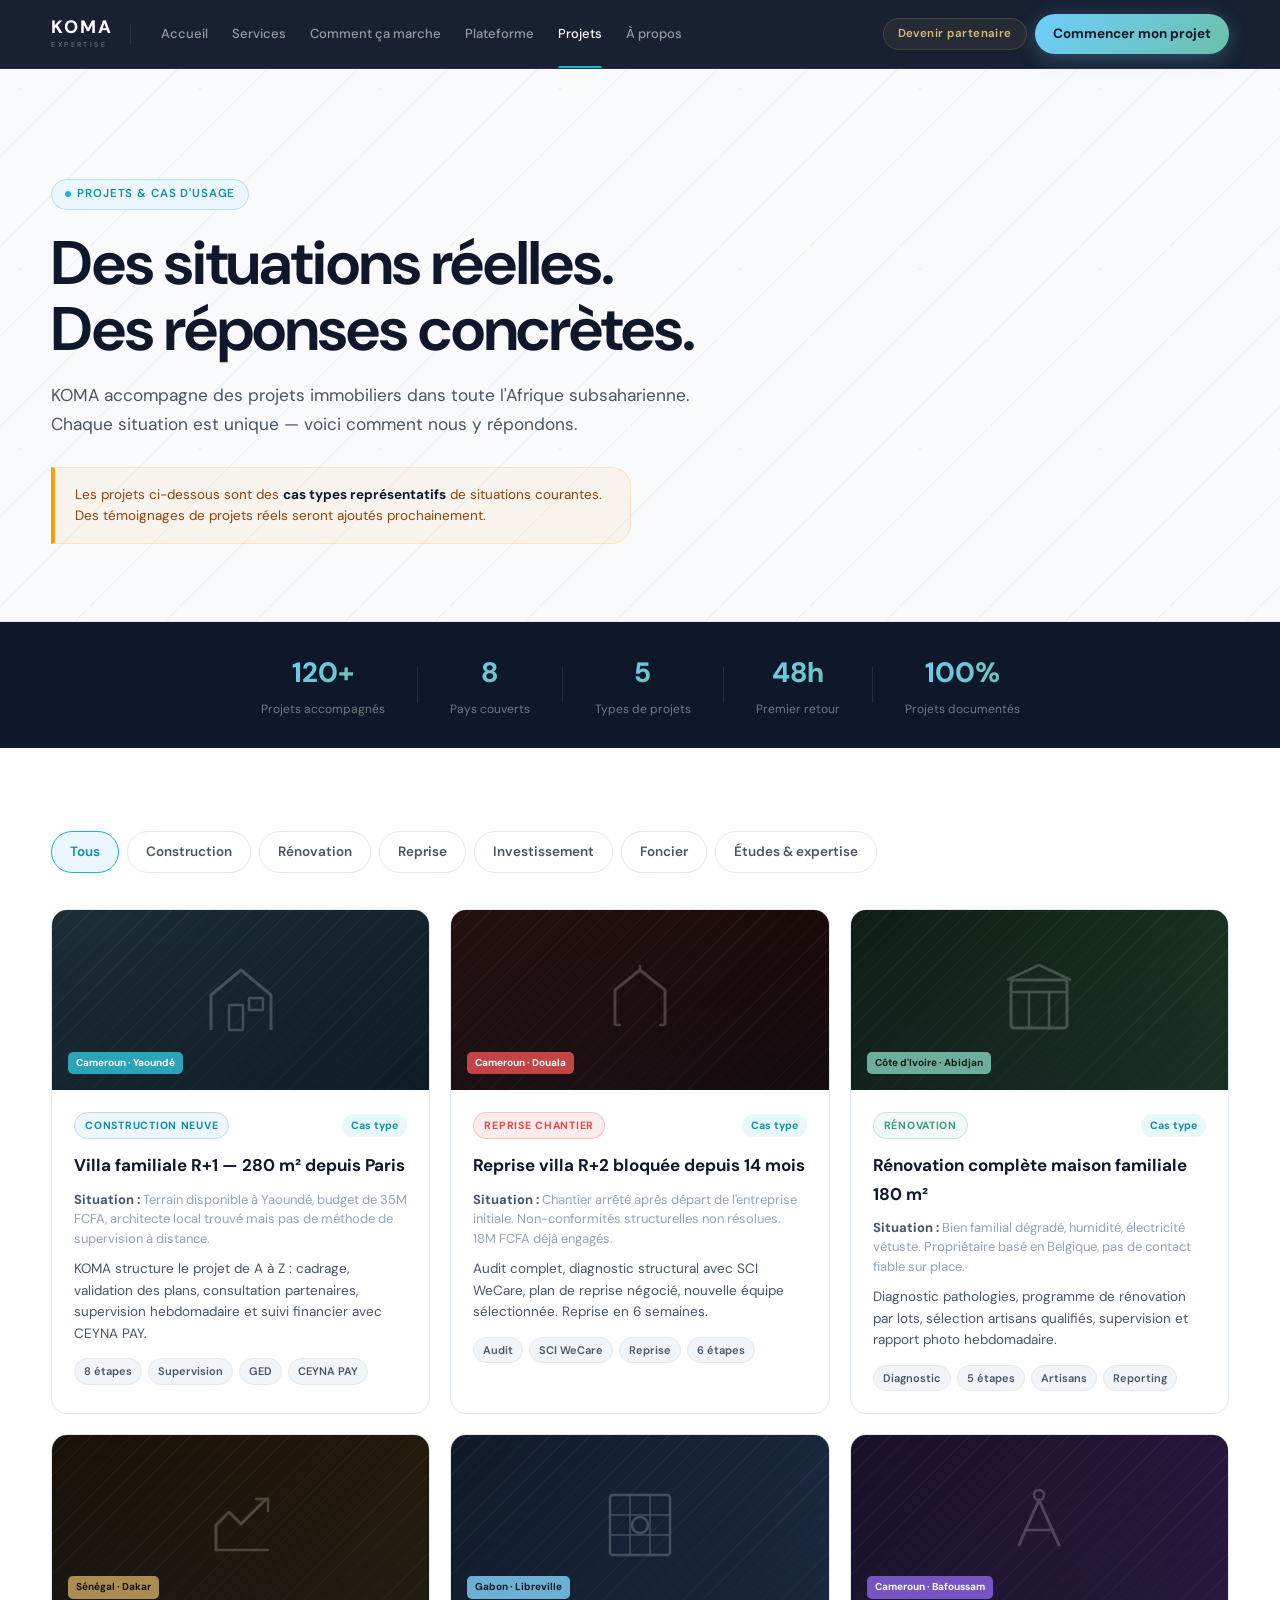
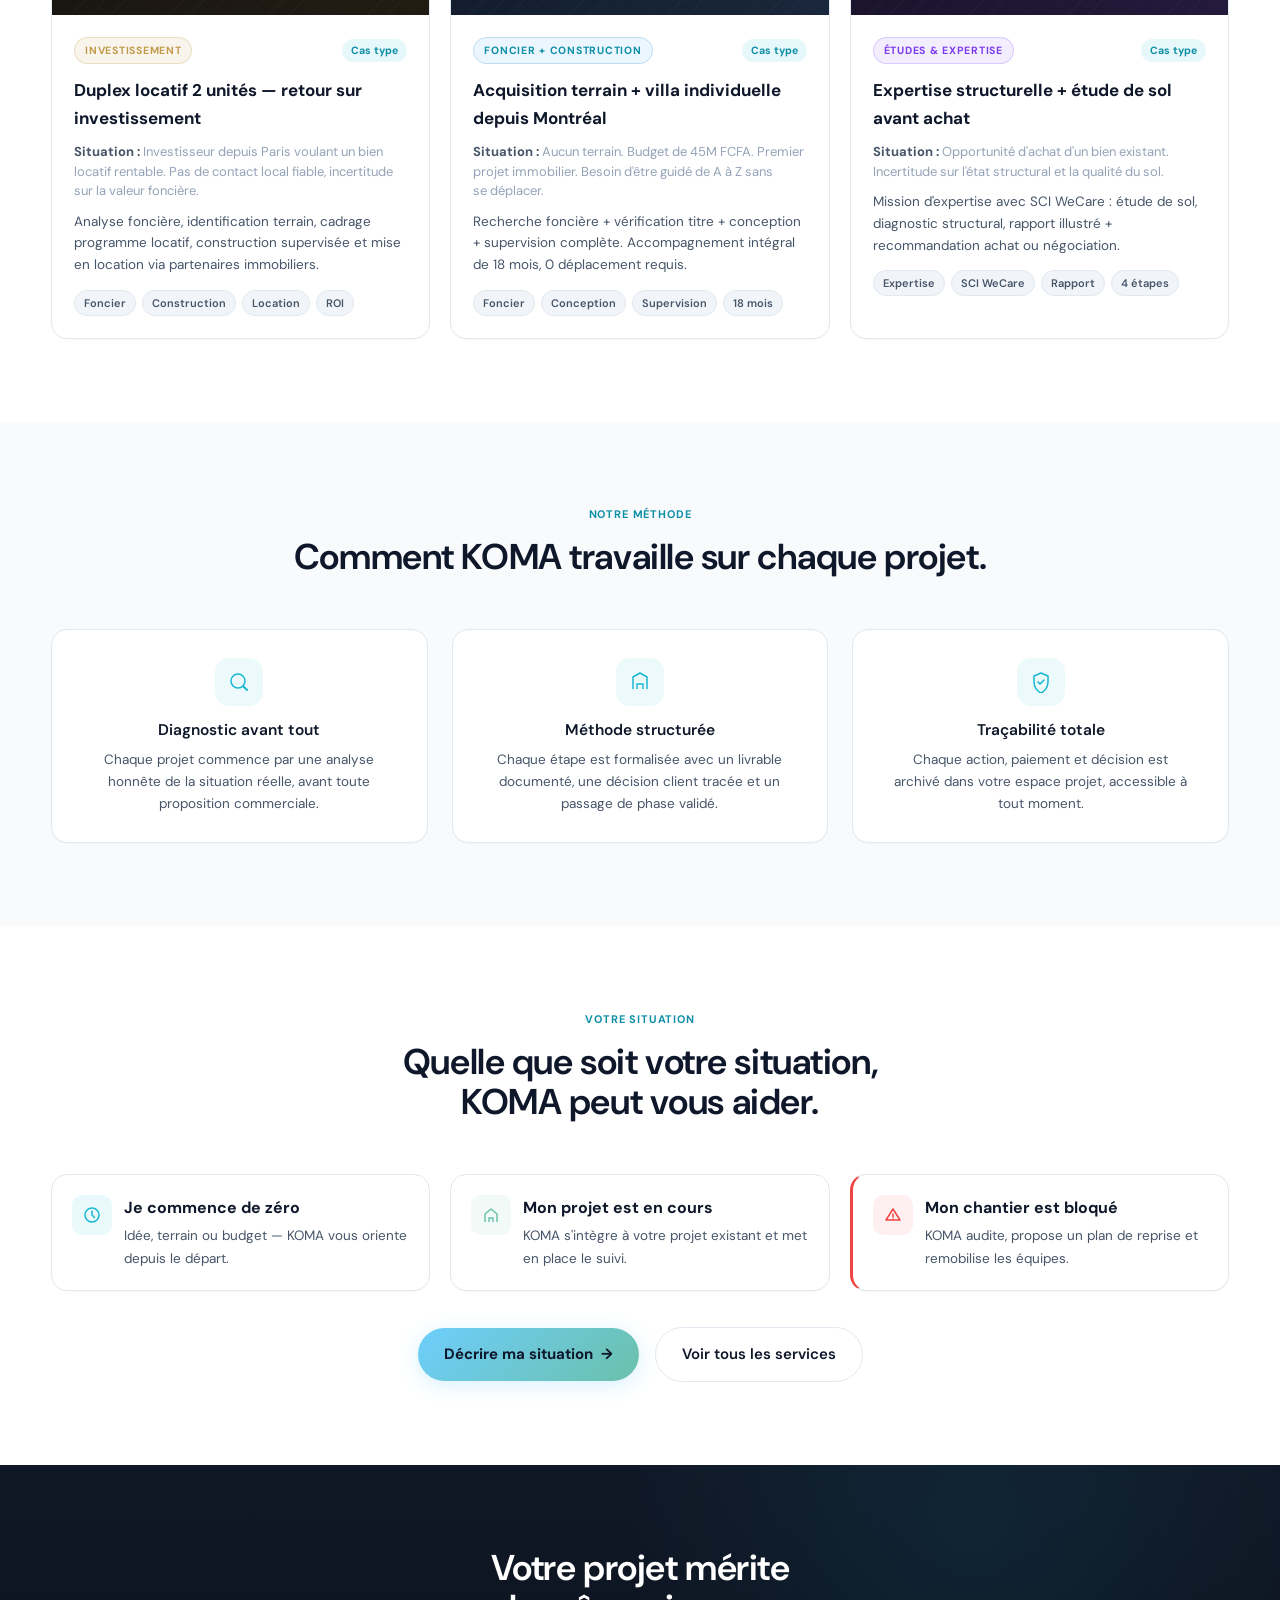
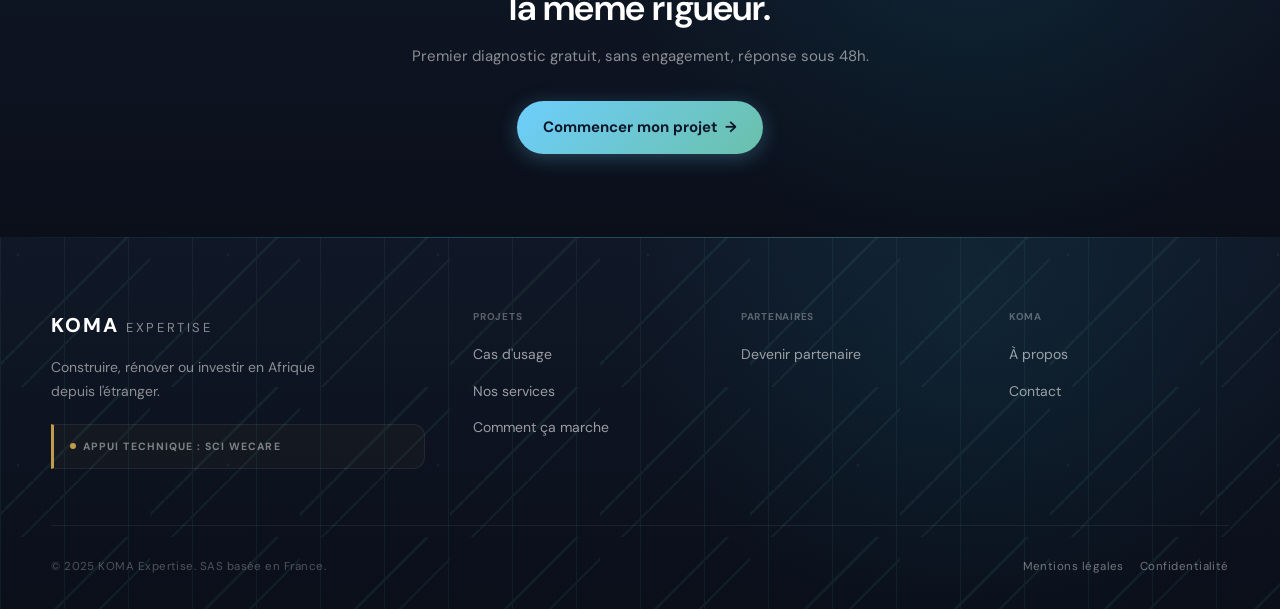
<file: projects.html>
<!doctype html>
<html lang="fr">
<head>
<meta charset="utf-8"/>
<meta name="viewport" content="width=device-width, initial-scale=1"/>
<title>Projets & cas d'usage — KOMA Expertise</title>
<meta name="description" content="Découvrez les cas d'usage KOMA : construction neuve, rénovation, reprise de chantier, investissement immobilier depuis la diaspora."/>
<link rel="preconnect" href="https://fonts.googleapis.com">
<link rel="preconnect" href="https://fonts.gstatic.com" crossorigin>
<link href="https://fonts.googleapis.com/css2?family=DM+Sans:ital,opsz,wght@0,9..40,300;0,9..40,400;0,9..40,500;0,9..40,600;0,9..40,700;0,9..40,800;0,9..40,900&display=swap" rel="stylesheet">
<link rel="stylesheet" href="styles.css?v=premium-refit-2">
<style>
/* ── HERO ── */
.pj-hero {
  background: var(--paper); border-bottom:1px solid var(--rule);
  padding: clamp(72px,9vw,110px) 0 clamp(52px,6vw,80px);
}
/* ── STATS BAR ── */
.stats-bar {
  background:var(--night); padding:20px 0;
}
.stats-bar-inner {
  display:flex; gap:0; align-items:center; justify-content:center;
  max-width:var(--maxw); margin:0 auto; padding:0 var(--gut); flex-wrap:wrap;
}
.stat-item { display:flex;flex-direction:column;align-items:center;padding:8px 32px; }
.stat-item .sv { font-size:28px;font-weight:800;color:#fff;font-family:var(--f-display);background:var(--grad-cta);-webkit-background-clip:text;-webkit-text-fill-color:transparent;background-clip:text; }
.stat-item .sl { font-size:12px;color:rgba(255,255,255,.42);margin-top:4px; }
.stat-sep { width:1px;height:36px;background:rgba(255,255,255,.1); }

/* ── FILTERS ── */
.filter-bar { display:flex;gap:8px;flex-wrap:wrap;margin-bottom:36px; }
.filter-btn {
  padding:9px 18px; border-radius:var(--r-pill); font-size:13.5px; font-weight:600;
  border:1.5px solid var(--rule); background:var(--white); color:var(--body);
  cursor:pointer; font-family:var(--f-body); transition:all var(--dur-base);
}
.filter-btn:hover { border-color:var(--teal);color:var(--teal-dark); }
.filter-btn.active { border-color:var(--teal);background:var(--teal-pale);color:var(--teal-dark); }

/* ── PROJECT CARDS ── */
.proj-grid { display:grid;grid-template-columns:repeat(auto-fill,minmax(340px,1fr));gap:20px; }
.proj-panel { display:none; }
.proj-panel.active { display:contents; }

.proj-card { padding:0;overflow:hidden;cursor:default; }
.proj-thumb {
  height:180px; background:var(--light); position:relative;
  display:flex;align-items:flex-end;padding:16px;
}
.proj-thumb-emoji { position:absolute;top:50%;left:50%;transform:translate(-50%,-60%);font-size:56px; }
.proj-thumb-gradient { position:absolute;inset:0; }
.proj-body { padding:22px; }
.proj-meta { display:flex;align-items:center;gap:8px;margin-bottom:12px;flex-wrap:wrap; }
.proj-type { font-size:10.5px;font-weight:700;letter-spacing:.07em;text-transform:uppercase;padding:4px 10px;border-radius:var(--r-pill);background:var(--teal-pale);color:var(--teal-dark);border:1px solid var(--teal-soft); }
.proj-loc { font-size:11.5px;font-weight:500;color:var(--stone);display:flex;align-items:center;gap:4px; }
.proj-status { font-size:10.5px;font-weight:700;padding:3px 9px;border-radius:var(--r-pill);margin-left:auto; }
.status-ongoing { background:rgba(245,158,11,.1);color:var(--orange); }
.status-done { background:rgba(16,185,129,.1);color:var(--success); }
.status-type { background:rgba(24,183,210,.1);color:var(--teal-dark); }
.proj-title { font-size:17px;font-weight:700;color:var(--ink);margin-bottom:10px; }
.proj-challenge { font-size:13px;color:var(--stone);margin-bottom:10px;line-height:1.5; }
.proj-challenge strong { color:var(--body); }
.proj-koma { font-size:13.5px;color:var(--body);line-height:1.6;margin-bottom:14px; }
.proj-tags { display:flex;flex-wrap:wrap;gap:6px; }
.ptag { font-size:11px;font-weight:600;padding:3px 9px;border-radius:var(--r-pill);background:var(--light);color:var(--body);border:1px solid var(--rule); }

/* ── HOW WE WORK ── */
.hww-grid { display:grid;grid-template-columns:repeat(3,1fr);gap:24px; }
.hww-card { padding:28px;text-align:center; }
.hww-icon { font-size:36px;margin-bottom:14px; }

/* ── FAQ LIGHT ── */
.faq-mini { max-width:680px;margin:0 auto; }

@media(max-width:768px) {
  .proj-grid { grid-template-columns:1fr; }
  .hww-grid { grid-template-columns:1fr; }
  .stats-bar-inner { gap:8px; }
  .stat-sep { display:none; }
}
</style>
</head>
<body>

<header class="site-header" id="site-header">
  <nav class="nav-unified">
    <a href="index.html" class="nav-brand"><div class="koma-word">KOMA</div><div class="koma-sub">Expertise</div></a>
    <div class="nav-divider"></div>
    <div class="nav-links">
      <a href="index.html"      class="nav-item">Accueil</a>
      <a href="solutions.html" class="nav-item">Services</a>
      <a href="journey.html"   class="nav-item">Comment ça marche</a>
      <a href="platform.html"  class="nav-item">Plateforme</a>
      <a href="projects.html"  class="nav-item active">Projets</a>
      <a href="about.html"     class="nav-item">À propos</a>
    </div>
    <div class="nav-right">
      <a href="partners.html" class="nav-partner">Devenir partenaire</a>
      <a href="contact.html"  class="btn btn-cta btn-sm">Commencer mon projet</a>
    </div>
    <div class="nav-mob">
      <a href="contact.html" class="btn btn-cta btn-sm" style="padding:8px 14px;font-size:12.5px;">Commencer</a>
      <button class="hamburger" id="burger-btn" aria-label="Menu" aria-expanded="false"><span></span><span></span><span></span></button>
    </div>
  </nav>
</header>
<div class="mobile-menu" id="mobile-menu">
  <a href="index.html" class="mob-item">Accueil</a>
  <a href="solutions.html" class="mob-item">Services</a>
  <a href="journey.html" class="mob-item">Comment ça marche</a>
  <a href="platform.html" class="mob-item">Plateforme</a>
  <a href="projects.html" class="mob-item active">Projets</a>
  <a href="about.html" class="mob-item">À propos</a>
  <div class="mob-divider"></div>
  <a href="partners.html" class="mob-item" style="color:var(--gold-soft);">Devenir partenaire</a>
  <div style="padding:12px 16px 4px;"><a href="contact.html" class="btn btn-cta" style="width:100%;justify-content:center;">Commencer →</a></div>
</div>

<!-- HERO -->
<section class="pj-hero koma-pattern pattern-blueprint">
  <div class="container">
    <div class="reveal" style="max-width:680px;">
      <div class="tag" style="margin-bottom:20px;"><span class="dot"></span> Projets & cas d'usage</div>
      <h1>Des situations réelles.<br>Des réponses concrètes.</h1>
      <p class="lead" style="margin-top:18px;">KOMA accompagne des projets immobiliers dans toute l'Afrique subsaharienne. Chaque situation est unique — voici comment nous y répondons.</p>
    </div>
    <div class="callout callout-warn" style="display:inline-flex;align-items:flex-start;gap:10px;margin-top:28px;max-width:580px;" class="reveal reveal-d1">
      <p style="font-size:13.5px;">Les projets ci-dessous sont des <strong>cas types représentatifs</strong> de situations courantes. Des témoignages de projets réels seront ajoutés prochainement.</p>
    </div>
  </div>
</section>

<!-- STATS BAR -->
<div class="stats-bar">
  <div class="stats-bar-inner">
    <div class="stat-item"><span class="sv" data-count="120" data-suffix="+">120+</span><span class="sl">Projets accompagnés</span></div>
    <div class="stat-sep"></div>
    <div class="stat-item"><span class="sv" data-count="8" data-suffix="">8</span><span class="sl">Pays couverts</span></div>
    <div class="stat-sep"></div>
    <div class="stat-item"><span class="sv">5</span><span class="sl">Types de projets</span></div>
    <div class="stat-sep"></div>
    <div class="stat-item"><span class="sv">48h</span><span class="sl">Premier retour</span></div>
    <div class="stat-sep"></div>
    <div class="stat-item"><span class="sv">100%</span><span class="sl">Projets documentés</span></div>
  </div>
</div>

<!-- PROJETS -->
<section>
  <div class="container">
    <!-- Filters -->
    <div class="filter-bar reveal" data-tabs id="proj-tabs">
      <button class="filter-btn active" data-tab="all">Tous</button>
      <button class="filter-btn" data-tab="construction">Construction</button>
      <button class="filter-btn" data-tab="renovation">Rénovation</button>
      <button class="filter-btn" data-tab="reprise">Reprise</button>
      <button class="filter-btn" data-tab="invest">Investissement</button>
      <button class="filter-btn" data-tab="foncier">Foncier</button>
      <button class="filter-btn" data-tab="expertise">Études & expertise</button>
    </div>

    <!-- ALL PROJECTS -->
    <div class="proj-grid">

      <!-- ALL panel — show all -->
      <div class="proj-panel active" data-panel="all" style="display:contents;">

        <!-- Project 1 -->
        <div class="card proj-card reveal reveal-d1" data-filter="construction">
          <div class="proj-thumb" style="background:linear-gradient(135deg,#1a2f3a,#0d1f2a);">
            <div style="position:absolute;inset:0;display:flex;align-items:center;justify-content:center;opacity:.2;"><svg width="80" height="80" viewBox="0 0 80 80" fill="none"><path d="M10 70V35L40 10l30 25v35" stroke="white" stroke-width="3" stroke-linejoin="round"/><rect x="28" y="45" width="14" height="25" rx="1" stroke="white" stroke-width="2.5"/><rect x="48" y="38" width="14" height="12" rx="1" stroke="white" stroke-width="2.5"/></svg></div>
            <div style="position:relative;z-index:1;display:flex;flex-wrap:wrap;gap:6px;">
              <span style="background:rgba(24,183,210,.9);color:#fff;font-size:10px;font-weight:700;padding:3px 8px;border-radius:5px;">Cameroun · Yaoundé</span>
            </div>
          </div>
          <div class="proj-body">
            <div class="proj-meta">
              <span class="proj-type">Construction neuve</span>
              <span class="proj-status status-type">Cas type</span>
            </div>
            <div class="proj-title">Villa familiale R+1 — 280 m² depuis Paris</div>
            <p class="proj-challenge"><strong>Situation :</strong> Terrain disponible à Yaoundé, budget de 35M FCFA, architecte local trouvé mais pas de méthode de supervision à distance.</p>
            <p class="proj-koma">KOMA structure le projet de A à Z : cadrage, validation des plans, consultation partenaires, supervision hebdomadaire et suivi financier avec CEYNA PAY.</p>
            <div class="proj-tags"><span class="ptag">8 étapes</span><span class="ptag">Supervision</span><span class="ptag">GED</span><span class="ptag">CEYNA PAY</span></div>
          </div>
        </div>

        <!-- Project 2 -->
        <div class="card proj-card reveal reveal-d2" data-filter="reprise">
          <div class="proj-thumb" style="background:linear-gradient(135deg,#2a0f0f,#1a0808);">
            <div style="position:absolute;inset:0;display:flex;align-items:center;justify-content:center;opacity:.2;"><svg width="80" height="80" viewBox="0 0 80 80" fill="none"><path d="M15 65V30l25-20 25 20v35" stroke="white" stroke-width="3" stroke-linejoin="round"/><path d="M20 65l-5 0M60 65l5 0M40 10l0-5" stroke="white" stroke-width="2.5" stroke-linecap="round" stroke-dasharray="4 4"/></svg></div>
            <div style="position:relative;z-index:1;display:flex;flex-wrap:wrap;gap:6px;">
              <span style="background:rgba(239,68,68,.9);color:#fff;font-size:10px;font-weight:700;padding:3px 8px;border-radius:5px;">Cameroun · Douala</span>
            </div>
          </div>
          <div class="proj-body">
            <div class="proj-meta">
              <span class="proj-type" style="background:rgba(239,68,68,.1);color:var(--danger);border-color:rgba(239,68,68,.25);">Reprise chantier</span>
              <span class="proj-status status-type">Cas type</span>
            </div>
            <div class="proj-title">Reprise villa R+2 bloquée depuis 14 mois</div>
            <p class="proj-challenge"><strong>Situation :</strong> Chantier arrêté après départ de l'entreprise initiale. Non-conformités structurelles non résolues. 18M FCFA déjà engagés.</p>
            <p class="proj-koma">Audit complet, diagnostic structural avec SCI WeCare, plan de reprise négocié, nouvelle équipe sélectionnée. Reprise en 6 semaines.</p>
            <div class="proj-tags"><span class="ptag">Audit</span><span class="ptag">SCI WeCare</span><span class="ptag">Reprise</span><span class="ptag">6 étapes</span></div>
          </div>
        </div>

        <!-- Project 3 -->
        <div class="card proj-card reveal reveal-d3" data-filter="renovation">
          <div class="proj-thumb" style="background:linear-gradient(135deg,#0d1f15,#1a3a22);">
            <div style="position:absolute;inset:0;display:flex;align-items:center;justify-content:center;opacity:.2;"><svg width="80" height="80" viewBox="0 0 80 80" fill="none"><rect x="12" y="20" width="56" height="48" rx="3" stroke="white" stroke-width="3"/><path d="M12 32h56M30 32v36M50 32v36" stroke="white" stroke-width="2.5"/><path d="M8 20L40 5l32 15" stroke="white" stroke-width="2.5" stroke-linejoin="round"/></svg></div>
            <div style="position:relative;z-index:1;display:flex;flex-wrap:wrap;gap:6px;">
              <span style="background:rgba(107,192,170,.9);color:#0d1f12;font-size:10px;font-weight:700;padding:3px 8px;border-radius:5px;">Côte d'Ivoire · Abidjan</span>
            </div>
          </div>
          <div class="proj-body">
            <div class="proj-meta">
              <span class="proj-type" style="background:rgba(107,192,170,.1);color:#3d9a7e;border-color:rgba(107,192,170,.3);">Rénovation</span>
              <span class="proj-status status-type">Cas type</span>
            </div>
            <div class="proj-title">Rénovation complète maison familiale 180 m²</div>
            <p class="proj-challenge"><strong>Situation :</strong> Bien familial dégradé, humidité, électricité vétuste. Propriétaire basé en Belgique, pas de contact fiable sur place.</p>
            <p class="proj-koma">Diagnostic pathologies, programme de rénovation par lots, sélection artisans qualifiés, supervision et rapport photo hebdomadaire.</p>
            <div class="proj-tags"><span class="ptag">Diagnostic</span><span class="ptag">5 étapes</span><span class="ptag">Artisans</span><span class="ptag">Reporting</span></div>
          </div>
        </div>

        <!-- Project 4 -->
        <div class="card proj-card reveal reveal-d1" data-filter="invest">
          <div class="proj-thumb" style="background:linear-gradient(135deg,#1a1208,#2a1e08);">
            <div style="position:absolute;inset:0;display:flex;align-items:center;justify-content:center;opacity:.2;"><svg width="80" height="80" viewBox="0 0 80 80" fill="none"><path d="M15 65V40l13-13 12 12 25-25" stroke="white" stroke-width="3" stroke-linecap="round" stroke-linejoin="round"/><path d="M55 14h12v12" stroke="white" stroke-width="2.5" stroke-linecap="round" stroke-linejoin="round"/><path d="M15 65h52" stroke="white" stroke-width="2.5" stroke-linecap="round"/></svg></div>
            <div style="position:relative;z-index:1;display:flex;flex-wrap:wrap;gap:6px;">
              <span style="background:rgba(193,154,75,.9);color:#1a1212;font-size:10px;font-weight:700;padding:3px 8px;border-radius:5px;">Sénégal · Dakar</span>
            </div>
          </div>
          <div class="proj-body">
            <div class="proj-meta">
              <span class="proj-type" style="background:rgba(193,154,75,.1);color:var(--gold);border-color:rgba(193,154,75,.25);">Investissement</span>
              <span class="proj-status status-type">Cas type</span>
            </div>
            <div class="proj-title">Duplex locatif 2 unités — retour sur investissement</div>
            <p class="proj-challenge"><strong>Situation :</strong> Investisseur depuis Paris voulant un bien locatif rentable. Pas de contact local fiable, incertitude sur la valeur foncière.</p>
            <p class="proj-koma">Analyse foncière, identification terrain, cadrage programme locatif, construction supervisée et mise en location via partenaires immobiliers.</p>
            <div class="proj-tags"><span class="ptag">Foncier</span><span class="ptag">Construction</span><span class="ptag">Location</span><span class="ptag">ROI</span></div>
          </div>
        </div>

        <!-- Project 5 -->
        <div class="card proj-card reveal reveal-d2" data-filter="foncier">
          <div class="proj-thumb" style="background:linear-gradient(135deg,#0f1a2e,#1a2e4a);">
            <div style="position:absolute;inset:0;display:flex;align-items:center;justify-content:center;opacity:.2;"><svg width="80" height="80" viewBox="0 0 80 80" fill="none"><rect x="10" y="10" width="60" height="60" rx="3" stroke="white" stroke-width="2.5"/><path d="M10 30h60M10 50h60M30 10v60M50 10v60" stroke="white" stroke-width="1.5"/><circle cx="40" cy="40" r="8" stroke="white" stroke-width="2.5"/></svg></div>
            <div style="position:relative;z-index:1;display:flex;flex-wrap:wrap;gap:6px;">
              <span style="background:rgba(109,206,252,.85);color:#0f1a2e;font-size:10px;font-weight:700;padding:3px 8px;border-radius:5px;">Gabon · Libreville</span>
            </div>
          </div>
          <div class="proj-body">
            <div class="proj-meta">
              <span class="proj-type">Foncier + Construction</span>
              <span class="proj-status status-type">Cas type</span>
            </div>
            <div class="proj-title">Acquisition terrain + villa individuelle depuis Montréal</div>
            <p class="proj-challenge"><strong>Situation :</strong> Aucun terrain. Budget de 45M FCFA. Premier projet immobilier. Besoin d'être guidé de A à Z sans se déplacer.</p>
            <p class="proj-koma">Recherche foncière + vérification titre + conception + supervision complète. Accompagnement intégral de 18 mois, 0 déplacement requis.</p>
            <div class="proj-tags"><span class="ptag">Foncier</span><span class="ptag">Conception</span><span class="ptag">Supervision</span><span class="ptag">18 mois</span></div>
          </div>
        </div>

        <!-- Project 6 -->
        <div class="card proj-card reveal reveal-d3" data-filter="expertise">
          <div class="proj-thumb" style="background:linear-gradient(135deg,#1a0f2e,#2e1a4a);">
            <div style="position:absolute;inset:0;display:flex;align-items:center;justify-content:center;opacity:.2;"><svg width="80" height="80" viewBox="0 0 80 80" fill="none"><path d="M20 60L40 15l20 45" stroke="white" stroke-width="3" stroke-linecap="round" stroke-linejoin="round"/><path d="M26 45h28" stroke="white" stroke-width="2.5" stroke-linecap="round"/><circle cx="40" cy="10" r="5" stroke="white" stroke-width="2.5"/></svg></div>
            <div style="position:relative;z-index:1;display:flex;flex-wrap:wrap;gap:6px;">
              <span style="background:rgba(139,92,246,.85);color:#fff;font-size:10px;font-weight:700;padding:3px 8px;border-radius:5px;">Cameroun · Bafoussam</span>
            </div>
          </div>
          <div class="proj-body">
            <div class="proj-meta">
              <span class="proj-type" style="background:rgba(139,92,246,.1);color:#7c3aed;border-color:rgba(139,92,246,.25);">Études & expertise</span>
              <span class="proj-status status-type">Cas type</span>
            </div>
            <div class="proj-title">Expertise structurelle + étude de sol avant achat</div>
            <p class="proj-challenge"><strong>Situation :</strong> Opportunité d'achat d'un bien existant. Incertitude sur l'état structural et la qualité du sol.</p>
            <p class="proj-koma">Mission d'expertise avec SCI WeCare : étude de sol, diagnostic structural, rapport illustré + recommandation achat ou négociation.</p>
            <div class="proj-tags"><span class="ptag">Expertise</span><span class="ptag">SCI WeCare</span><span class="ptag">Rapport</span><span class="ptag">4 étapes</span></div>
          </div>
        </div>

      </div>
    </div>
  </div>
</section>

<!-- HOW WE WORK -->
<section class="sec-alt">
  <div class="container">
    <div class="sec-head centered reveal">
      <span class="label">Notre méthode</span>
      <h2>Comment KOMA travaille sur chaque projet.</h2>
    </div>
    <div class="hww-grid">
      <div class="card hww-card reveal reveal-d1">
        <div style="width:48px;height:48px;border-radius:14px;background:rgba(24,183,210,.08);display:flex;align-items:center;justify-content:center;margin:0 auto 14px;"><svg width="22" height="22" viewBox="0 0 22 22" fill="none"><circle cx="10" cy="10" r="7" stroke="var(--teal)" stroke-width="1.5" fill="none"/><path d="M15.5 15.5l3.5 3.5" stroke="var(--teal)" stroke-width="2" stroke-linecap="round"/></svg></div>
        <h4>Diagnostic avant tout</h4>
        <p style="font-size:13.5px;color:var(--body);margin-top:8px;line-height:1.6;">Chaque projet commence par une analyse honnête de la situation réelle, avant toute proposition commerciale.</p>
      </div>
      <div class="card hww-card reveal reveal-d2">
        <div style="width:48px;height:48px;border-radius:14px;background:rgba(24,183,210,.08);display:flex;align-items:center;justify-content:center;margin:0 auto 14px;"><svg width="22" height="22" viewBox="0 0 22 22" fill="none"><path d="M4 18V6l7-4 7 4v12" stroke="var(--teal)" stroke-width="1.5" stroke-linejoin="round" fill="none"/><path d="M8 18v-5h6v5" stroke="var(--teal)" stroke-width="1.4" fill="none"/></svg></div>
        <h4>Méthode structurée</h4>
        <p style="font-size:13.5px;color:var(--body);margin-top:8px;line-height:1.6;">Chaque étape est formalisée avec un livrable documenté, une décision client tracée et un passage de phase validé.</p>
      </div>
      <div class="card hww-card reveal reveal-d3">
        <div style="width:48px;height:48px;border-radius:14px;background:rgba(24,183,210,.08);display:flex;align-items:center;justify-content:center;margin:0 auto 14px;"><svg width="22" height="22" viewBox="0 0 22 22" fill="none"><path d="M11 2L4 5v6c0 5 3.5 9.5 7 11 3.5-1.5 7-6 7-11V5L11 2z" stroke="var(--teal)" stroke-width="1.5" stroke-linejoin="round" fill="none"/><path d="M8 11l2 2 4-4" stroke="var(--teal)" stroke-width="1.6" stroke-linecap="round" stroke-linejoin="round"/></svg></div>
        <h4>Traçabilité totale</h4>
        <p style="font-size:13.5px;color:var(--body);margin-top:8px;line-height:1.6;">Chaque action, paiement et décision est archivé dans votre espace projet, accessible à tout moment.</p>
      </div>
    </div>
  </div>
</section>

<!-- SITUATION SELECTOR CTA -->
<section>
  <div class="container">
    <div class="sec-head centered reveal">
      <span class="label">Votre situation</span>
      <h2>Quelle que soit votre situation,<br>KOMA peut vous aider.</h2>
    </div>
    <div class="g-3" style="margin-bottom:36px;">
      <a href="contact.html" class="card reveal reveal-d1" style="padding:20px;text-decoration:none;display:flex;align-items:flex-start;gap:12px;">
        <div style="width:40px;height:40px;border-radius:10px;background:rgba(24,183,210,.09);display:flex;align-items:center;justify-content:center;flex-shrink:0;"><svg width="18" height="18" viewBox="0 0 18 18" fill="none"><circle cx="9" cy="9" r="7" stroke="var(--teal)" stroke-width="1.5" fill="none"/><path d="M9 5v4l2.5 2.5" stroke="var(--teal)" stroke-width="1.5" stroke-linecap="round"/></svg></div>
        <div><div style="font-weight:700;color:var(--ink);margin-bottom:4px;">Je commence de zéro</div><p style="font-size:13.5px;color:var(--body);">Idée, terrain ou budget — KOMA vous oriente depuis le départ.</p></div>
      </a>
      <a href="contact.html" class="card reveal reveal-d2" style="padding:20px;text-decoration:none;display:flex;align-items:flex-start;gap:12px;">
        <div style="width:40px;height:40px;border-radius:10px;background:rgba(107,192,170,.09);display:flex;align-items:center;justify-content:center;flex-shrink:0;"><svg width="18" height="18" viewBox="0 0 18 18" fill="none"><path d="M3 16V8l6-5 6 5v8" stroke="var(--teal-mint)" stroke-width="1.5" stroke-linejoin="round" fill="none"/><path d="M7 16v-4h4v4" stroke="var(--teal-mint)" stroke-width="1.4" fill="none"/></svg></div>
        <div><div style="font-weight:700;color:var(--ink);margin-bottom:4px;">Mon projet est en cours</div><p style="font-size:13.5px;color:var(--body);">KOMA s'intègre à votre projet existant et met en place le suivi.</p></div>
      </a>
      <a href="contact.html" class="card reveal reveal-d3" style="padding:20px;text-decoration:none;display:flex;align-items:flex-start;gap:12px;border-left:3px solid var(--danger);">
        <div style="width:40px;height:40px;border-radius:10px;background:rgba(239,68,68,.08);display:flex;align-items:center;justify-content:center;flex-shrink:0;"><svg width="18" height="18" viewBox="0 0 18 18" fill="none"><path d="M9 3L2 14h14L9 3z" stroke="var(--danger)" stroke-width="1.5" stroke-linejoin="round" fill="none"/><path d="M9 8v3" stroke="var(--danger)" stroke-width="1.5" stroke-linecap="round"/><circle cx="9" cy="13" r=".8" fill="var(--danger)"/></svg></div>
        <div><div style="font-weight:700;color:var(--ink);margin-bottom:4px;">Mon chantier est bloqué</div><p style="font-size:13.5px;color:var(--body);">KOMA audite, propose un plan de reprise et remobilise les équipes.</p></div>
      </a>
    </div>
    <div style="text-align:center;" class="reveal">
      <a href="contact.html" class="btn btn-cta">Décrire ma situation <span class="arrow">→</span></a>
      <a href="solutions.html" class="btn btn-outline" style="margin-left:12px;">Voir tous les services</a>
    </div>
  </div>
</section>

<!-- DARK CTA -->
<section class="sec-dark">
  <div class="container" style="text-align:center;">
    <div class="reveal">
      <h2 style="color:#fff;max-width:520px;margin:0 auto 16px;">Votre projet mérite<br>la même rigueur.</h2>
      <p style="color:rgba(255,255,255,.52);margin-bottom:32px;font-size:15px;">Premier diagnostic gratuit, sans engagement, réponse sous 48h.</p>
      <a href="contact.html" class="btn btn-cta">Commencer mon projet <span class="arrow">→</span></a>
    </div>
  </div>
</section>

<footer class="site-footer">
  <div class="container">
    <div class="footer-grid">
      <div><div style="font-family:var(--f-display);font-weight:800;font-size:20px;letter-spacing:.1em;color:#fff;margin-bottom:14px;">KOMA <span style="font-weight:400;font-size:13px;letter-spacing:.2em;opacity:.5;">EXPERTISE</span></div><p style="font-size:14px;max-width:34ch;line-height:1.7;">Construire, rénover ou investir en Afrique depuis l'étranger.</p><div class="wecare-badge"><div class="wrow"><span class="wdot"></span> Appui technique : SCI WeCare</div></div></div>
      <div><h5>Projets</h5><ul><li><a href="projects.html">Cas d'usage</a></li><li><a href="solutions.html">Nos services</a></li><li><a href="journey.html">Comment ça marche</a></li></ul></div>
      <div><h5>Partenaires</h5><ul><li><a href="partners.html">Devenir partenaire</a></li></ul></div>
      <div><h5>KOMA</h5><ul><li><a href="about.html">À propos</a></li><li><a href="contact.html">Contact</a></li></ul></div>
    </div>
    <div class="foot-bottom"><span>© 2025 KOMA Expertise. SAS basée en France.</span><div style="display:flex;gap:16px;"><a href="#">Mentions légales</a><a href="#">Confidentialité</a></div></div>
  </div>
</footer>
<script src="script.js"></script>
</body>
</html>
</file>
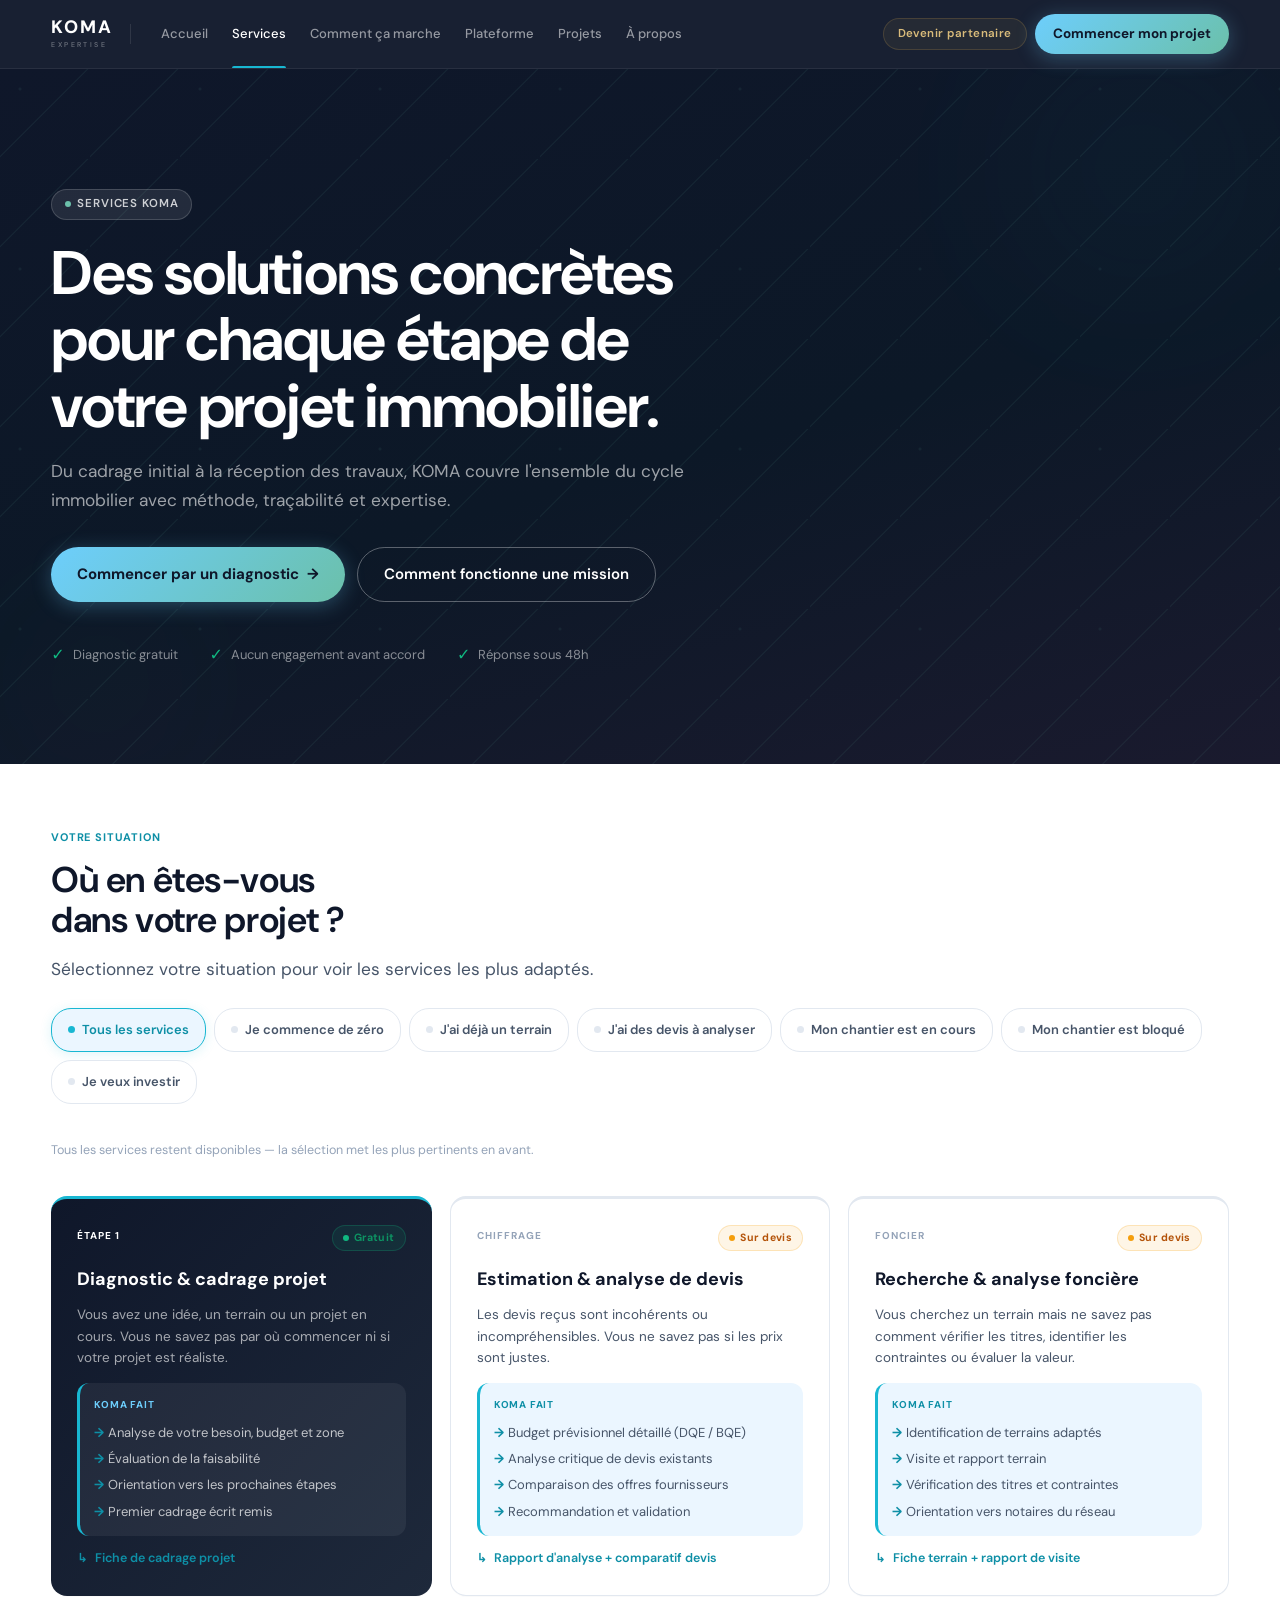
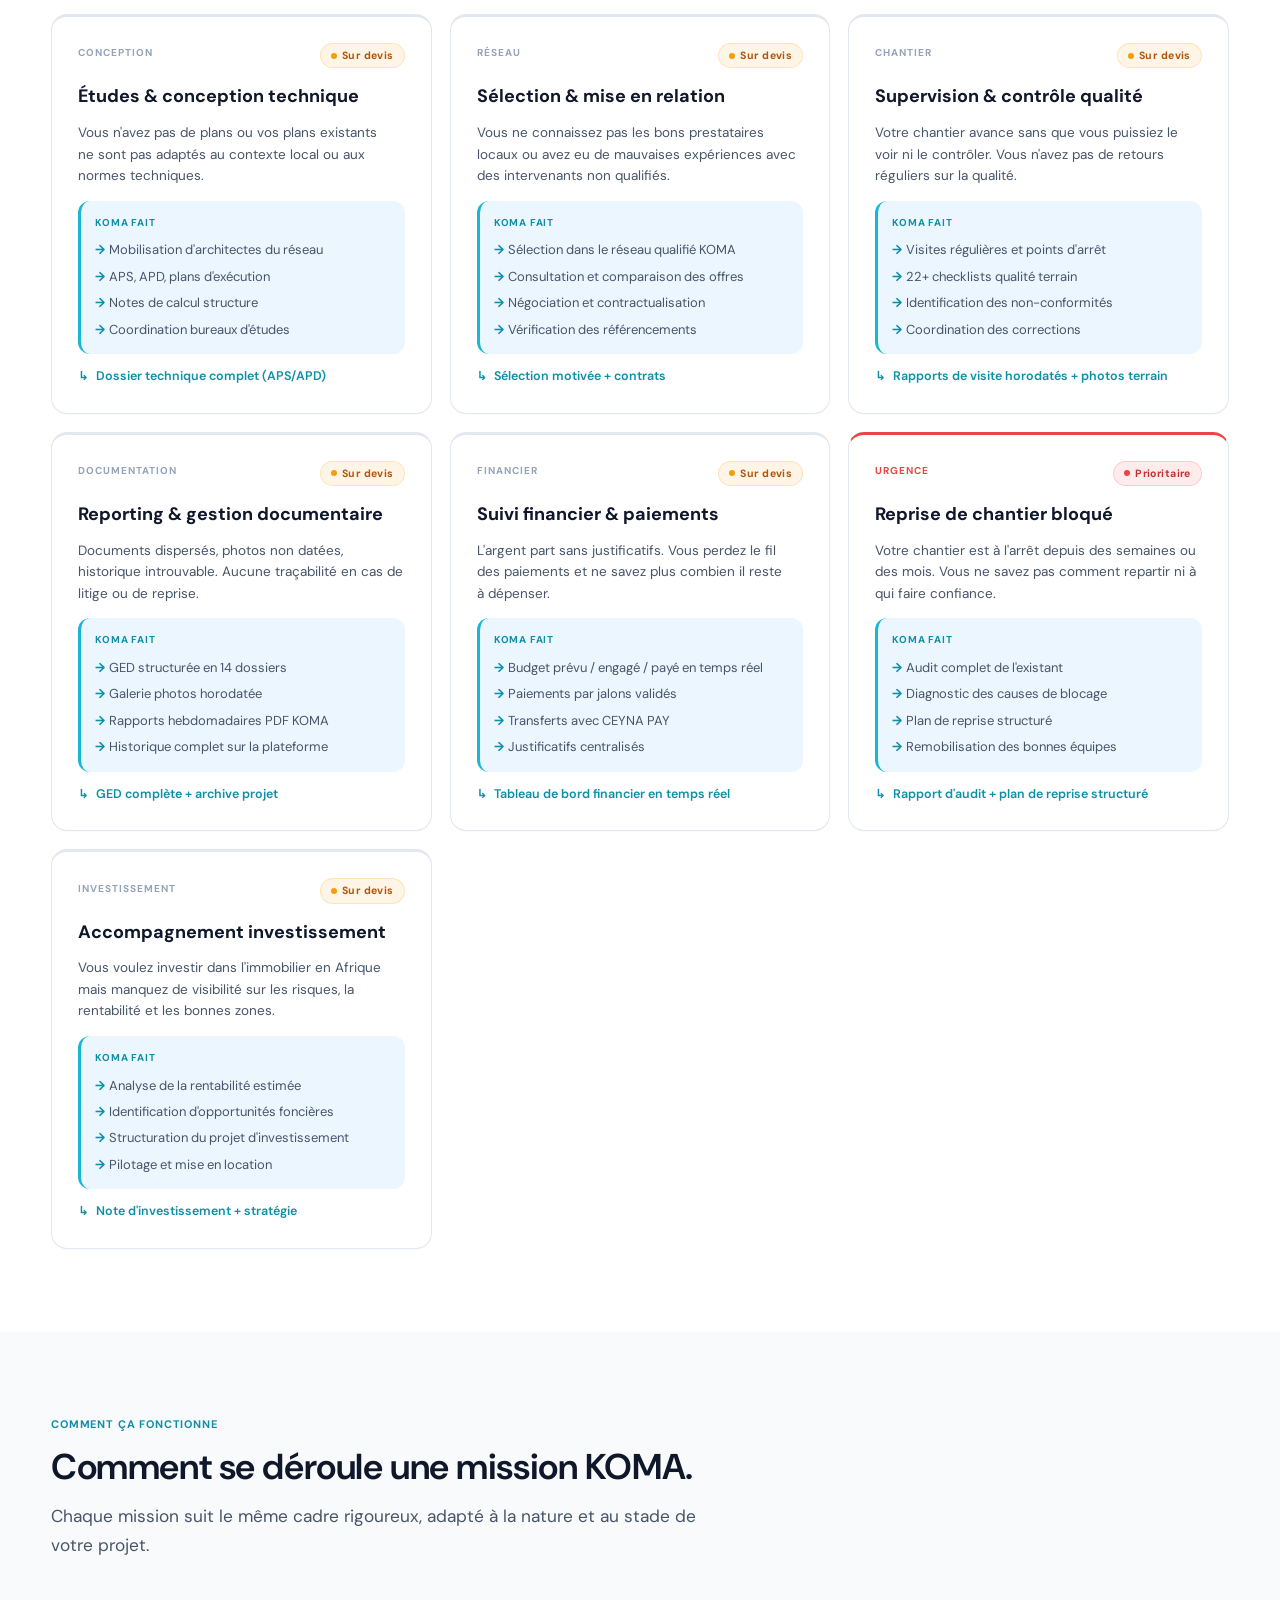
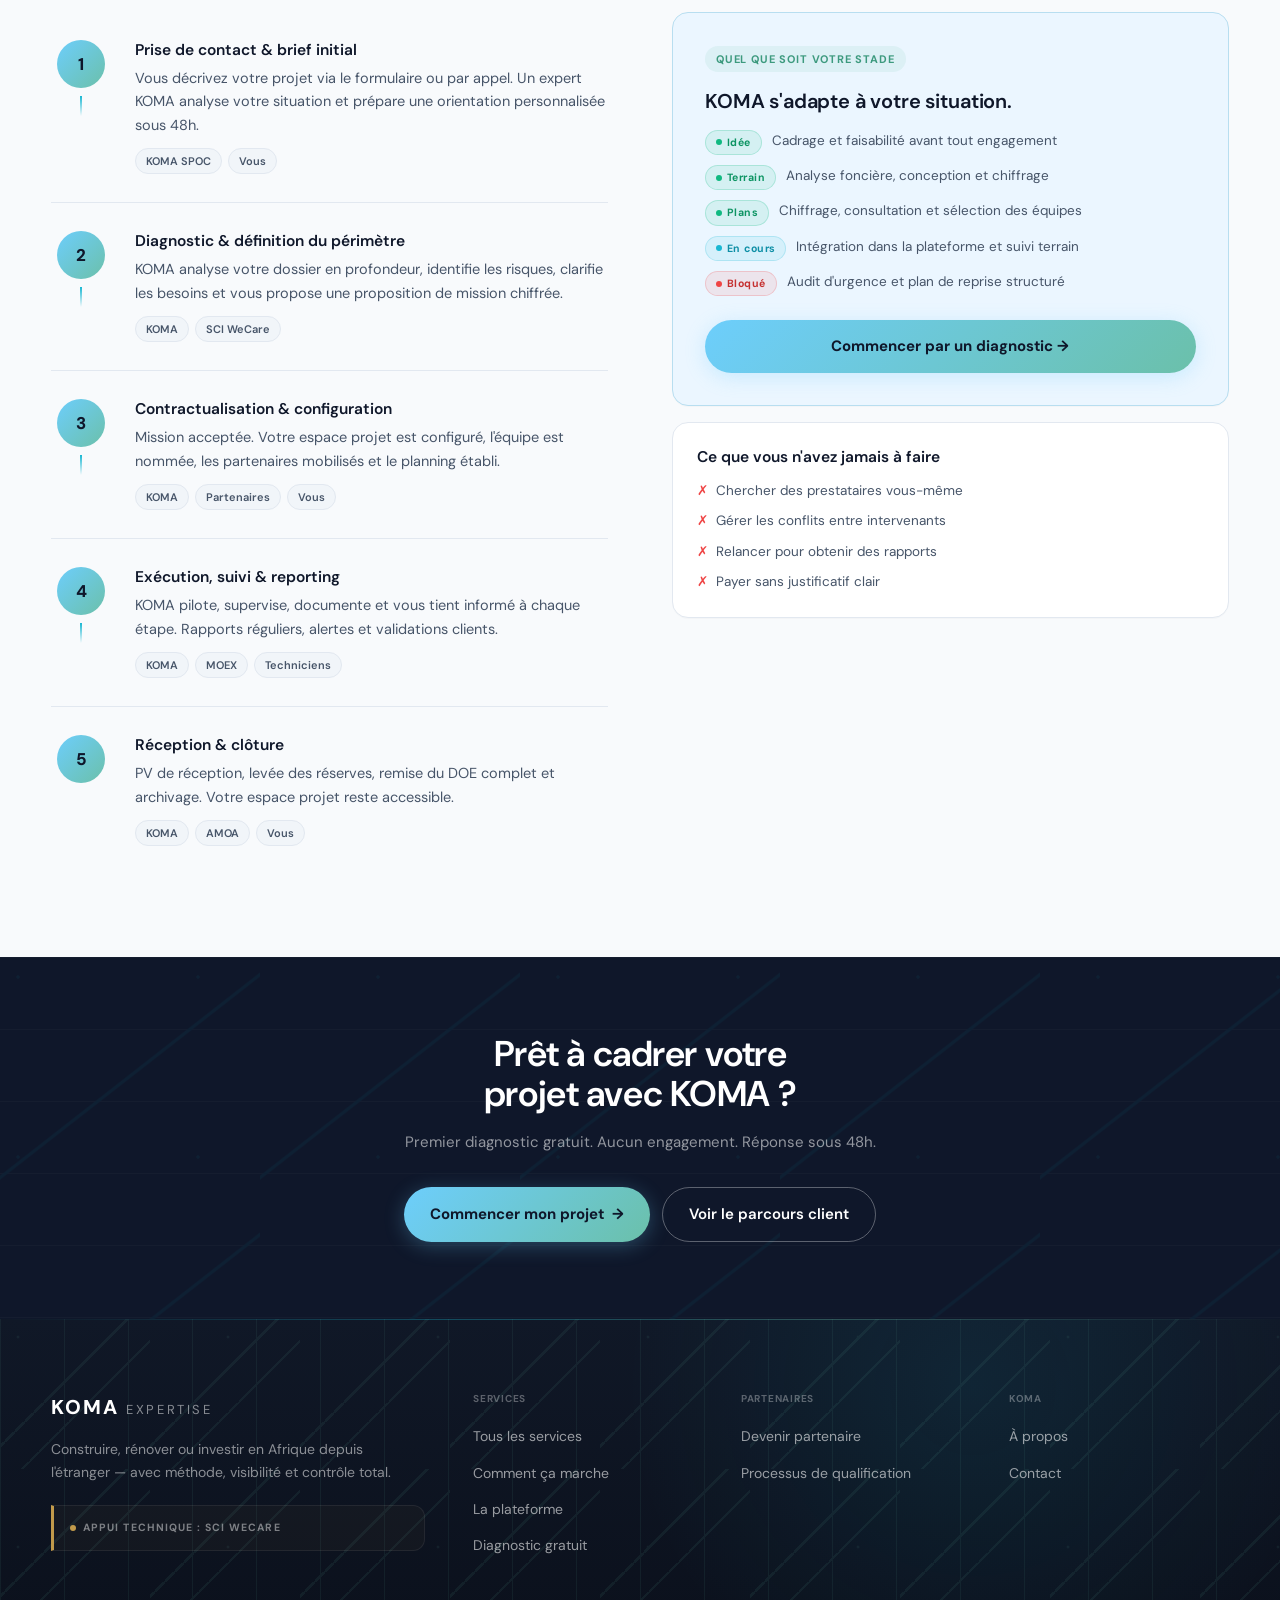
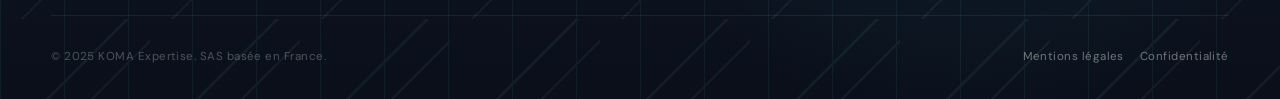
<file: solutions.html>
<!doctype html>
<html lang="fr">
<head>
<meta charset="utf-8"/>
<meta name="viewport" content="width=device-width, initial-scale=1"/>
<title>Services — KOMA Expertise</title>
<meta name="description" content="Découvrez toutes les solutions KOMA : diagnostic, estimation, études, supervision, suivi chantier, gestion documentaire et financière pour vos projets immobiliers en Afrique."/>
<link rel="preconnect" href="https://fonts.googleapis.com">
<link rel="preconnect" href="https://fonts.gstatic.com" crossorigin>
<link href="https://fonts.googleapis.com/css2?family=DM+Sans:ital,opsz,wght@0,9..40,300;0,9..40,400;0,9..40,500;0,9..40,600;0,9..40,700;0,9..40,800;0,9..40,900&display=swap" rel="stylesheet">
<link rel="stylesheet" href="styles.css?v=premium-refit-2">
<style>
/* ── HERO ── */
.page-hero-dark {
  background: var(--grad-hero); position:relative; overflow:hidden;
  padding: clamp(80px,10vw,120px) 0 clamp(64px,8vw,96px);
}
.page-hero-dark .orb1 { position:absolute;top:-120px;right:-80px;width:440px;height:440px;border-radius:50%;background:radial-gradient(circle,rgba(24,183,210,.12),transparent 65%);pointer-events:none; }
.page-hero-dark .orb2 { position:absolute;bottom:-80px;left:-60px;width:320px;height:320px;border-radius:50%;background:radial-gradient(circle,rgba(107,192,170,.09),transparent 65%);pointer-events:none; }
.page-hero-dark h1 { color:#fff; }
.page-hero-dark .lead { color:rgba(255,255,255,.6); }

/* ── SERVICES GRID ── */
.svc-grid { display:grid; grid-template-columns:repeat(auto-fill,minmax(300px,1fr)); gap:18px; }
.svc-card { padding:26px; border-top:3px solid var(--rule); transition:border-color var(--dur-base),transform var(--dur-base) var(--ease-expo),box-shadow var(--dur-base); }
.svc-card:hover { border-top-color:var(--teal); }
.svc-icon { font-size:30px; margin-bottom:14px; }
.svc-cat { font-size:10px;font-weight:700;letter-spacing:.1em;text-transform:uppercase;color:var(--stone);margin-bottom:4px; }
.svc-title { font-size:18px;font-weight:700;color:var(--ink);margin-bottom:10px; }
.svc-problem { font-size:13.5px;color:var(--body);line-height:1.6;margin-bottom:14px; }
.svc-koma { background:var(--teal-pale);border-radius:var(--r-md);padding:14px;border-left:3px solid var(--teal); }
.svc-koma .sk-label { font-size:10px;font-weight:700;letter-spacing:.08em;text-transform:uppercase;color:var(--teal-dark);margin-bottom:8px; }
.svc-koma ul { display:grid;gap:5px; }
.svc-koma li { font-size:13px;color:var(--body);padding-left:14px;position:relative; }
.svc-koma li::before { content:'→';position:absolute;left:0;color:var(--teal-dark);font-weight:700; }
.svc-livrable { display:flex;align-items:center;gap:7px;margin-top:12px;font-size:12.5px;color:var(--teal-dark);font-weight:600; }
.svc-free { background:rgba(16,185,129,.08);border:1px solid rgba(16,185,129,.2);border-radius:var(--r-md);padding:4px 10px;font-size:11px;font-weight:700;color:var(--success);margin-left:auto; }

/* FEATURED service */
.svc-featured { background:linear-gradient(135deg,var(--night),#1e293b);color:var(--white);border:none;border-top:3px solid var(--teal); }
.svc-featured .svc-title,.svc-featured .svc-cat { color:#fff; }
.svc-featured .svc-problem { color:rgba(255,255,255,.62); }
.svc-featured .svc-koma { background:rgba(255,255,255,.06);border-left-color:var(--teal); }
.svc-featured .svc-koma .sk-label { color:var(--teal-sky); }
.svc-featured .svc-koma li { color:rgba(255,255,255,.72); }

/* ── PROCESS ── */
.process-timeline { display:flex;flex-direction:column;gap:0; }
.proc-step { display:grid;grid-template-columns:60px 1fr;gap:24px;padding:28px 0;border-bottom:1px solid var(--rule);align-items:start; }
.proc-step:last-child { border-bottom:none; }
.proc-num-wrap { display:flex;flex-direction:column;align-items:center;gap:0; }
.proc-num { width:48px;height:48px;border-radius:50%;background:var(--grad-cta);display:flex;align-items:center;justify-content:center;font-size:17px;font-weight:800;color:var(--ink);font-family:var(--f-display);flex-shrink:0; }
.proc-line { width:2px;flex:1;background:linear-gradient(to bottom,var(--teal),transparent);margin-top:8px;min-height:20px; }
.proc-step:last-child .proc-line { display:none; }
.proc-content h4 { margin-bottom:6px; }
.proc-content p { font-size:14.5px;color:var(--body);line-height:1.65; }
.proc-who { display:flex;flex-wrap:wrap;gap:6px;margin-top:10px; }
.proc-who-tag { font-size:11px;font-weight:600;padding:3px 10px;border-radius:var(--r-pill);background:var(--light);color:var(--body);border:1px solid var(--rule); }

/* ── CTA BAND ── */
.cta-band { background:var(--night);padding:clamp(48px,6vw,80px) 0; }

@media(max-width:768px) {
  .svc-grid { grid-template-columns:1fr; }
}
</style>
</head>
<body>

<header class="site-header" id="site-header">
  <nav class="nav-unified">
    <a href="index.html" class="nav-brand"><div class="koma-word">KOMA</div><div class="koma-sub">Expertise</div></a>
    <div class="nav-divider"></div>
    <div class="nav-links">
      <a href="index.html"      class="nav-item">Accueil</a>
      <a href="solutions.html" class="nav-item active">Services</a>
      <a href="journey.html"   class="nav-item">Comment ça marche</a>
      <a href="platform.html"  class="nav-item">Plateforme</a>
      <a href="projects.html"  class="nav-item">Projets</a>
      <a href="about.html"     class="nav-item">À propos</a>
    </div>
    <div class="nav-right">
      <a href="partners.html" class="nav-partner">Devenir partenaire</a>
      <a href="contact.html"  class="btn btn-cta btn-sm">Commencer mon projet</a>
    </div>
    <div class="nav-mob">
      <a href="contact.html" class="btn btn-cta btn-sm" style="padding:8px 14px;font-size:12.5px;">Commencer</a>
      <button class="hamburger" id="burger-btn" aria-label="Menu" aria-expanded="false"><span></span><span></span><span></span></button>
    </div>
  </nav>
</header>

<div class="mobile-menu" id="mobile-menu">
  <a href="index.html" class="mob-item">Accueil</a>
  <a href="solutions.html" class="mob-item active">Services</a>
  <a href="journey.html" class="mob-item">Comment ça marche</a>
  <a href="platform.html" class="mob-item">Plateforme</a>
  <a href="projects.html" class="mob-item">Projets</a>
  <a href="about.html" class="mob-item">À propos</a>
  <div class="mob-divider"></div>
  <a href="partners.html" class="mob-item" style="color:var(--gold-soft);">Devenir partenaire</a>
  <div style="padding:12px 16px 4px;"><a href="contact.html" class="btn btn-cta" style="width:100%;justify-content:center;">Commencer →</a></div>
</div>

<!-- HERO -->
<section class="page-hero-dark koma-pattern pattern-blueprint">
  <div class="orb1"></div><div class="orb2"></div>
  <div class="container" style="position:relative;z-index:2;">
    <div class="reveal" style="max-width:700px;">
      <div class="tag dark" style="margin-bottom:20px;"><span class="dot"></span> Services KOMA</div>
      <h1>Des solutions concrètes pour chaque étape de votre projet immobilier.</h1>
      <p class="lead" style="margin-top:18px;">Du cadrage initial à la réception des travaux, KOMA couvre l'ensemble du cycle immobilier avec méthode, traçabilité et expertise.</p>
      <div style="display:flex;gap:12px;margin-top:32px;flex-wrap:wrap;">
        <a href="contact.html" class="btn btn-cta">Commencer par un diagnostic <span class="arrow">→</span></a>
        <a href="#process" class="btn btn-outline-white">Comment fonctionne une mission</a>
      </div>
    </div>
    <div style="display:flex;gap:32px;margin-top:40px;flex-wrap:wrap;">
      <div style="display:flex;align-items:center;gap:8px;"><span style="color:var(--success);font-weight:700;">✓</span><span style="font-size:13px;color:rgba(255,255,255,.5);">Diagnostic gratuit</span></div>
      <div style="display:flex;align-items:center;gap:8px;"><span style="color:var(--success);font-weight:700;">✓</span><span style="font-size:13px;color:rgba(255,255,255,.5);">Aucun engagement avant accord</span></div>
      <div style="display:flex;align-items:center;gap:8px;"><span style="color:var(--success);font-weight:700;">✓</span><span style="font-size:13px;color:rgba(255,255,255,.5);">Réponse sous 48h</span></div>
    </div>
  </div>
</section>

<!-- VOTRE SITUATION -->
<section style="padding:clamp(40px,5vw,64px) 0 0;">
  <div class="container">
    <div class="sec-head reveal" style="margin-bottom:24px;">
      <span class="label">Votre situation</span>
      <h2 style="max-width:480px;">Où en êtes-vous dans votre projet ?</h2>
      <p class="lead" style="max-width:52ch;">Sélectionnez votre situation pour voir les services les plus adaptés.</p>
    </div>
    <div class="sit-selector reveal" data-sit-group>
      <button class="sit-btn active" data-sit="all" data-recommend="" type="button">
        <span class="sit-dot"></span> Tous les services
      </button>
      <button class="sit-btn" data-sit="zero" data-recommend="diagnostic,estimation" type="button">
        <span class="sit-dot"></span> Je commence de zéro
      </button>
      <button class="sit-btn" data-sit="terrain" data-recommend="foncier,diagnostic,etudes" type="button">
        <span class="sit-dot"></span> J'ai déjà un terrain
      </button>
      <button class="sit-btn" data-sit="devis" data-recommend="estimation,partenaires" type="button">
        <span class="sit-dot"></span> J'ai des devis à analyser
      </button>
      <button class="sit-btn" data-sit="encours" data-recommend="supervision,reporting,paiements" type="button">
        <span class="sit-dot"></span> Mon chantier est en cours
      </button>
      <button class="sit-btn" data-sit="bloque" data-recommend="reprise" type="button">
        <span class="sit-dot"></span> Mon chantier est bloqué
      </button>
      <button class="sit-btn" data-sit="investir" data-recommend="investissement,foncier" type="button">
        <span class="sit-dot"></span> Je veux investir
      </button>
    </div>
    <!-- Situation reset hint -->
    <p class="reveal" style="font-size:12.5px;color:var(--stone);margin-bottom:36px;">
      Tous les services restent disponibles — la sélection met les plus pertinents en avant.
    </p>
  </div>
</section>

<!-- SERVICES GRID -->
<section style="padding-top:0;">
  <div class="container">
    <div class="svc-grid">

      <!-- Service 1: Diagnostic -->
      <div class="card svc-card svc-featured reveal" data-svc="diagnostic">
        <div style="display:flex;align-items:center;justify-content:space-between;margin-bottom:14px;">
          <div class="svc-cat">Étape 1</div>
          <span class="sb sb-valid">Gratuit</span>
        </div>
        <div class="svc-title">Diagnostic & cadrage projet</div>
        <p class="svc-problem">Vous avez une idée, un terrain ou un projet en cours. Vous ne savez pas par où commencer ni si votre projet est réaliste.</p>
        <div class="svc-koma">
          <div class="sk-label">KOMA fait</div>
          <ul>
            <li>Analyse de votre besoin, budget et zone</li>
            <li>Évaluation de la faisabilité</li>
            <li>Orientation vers les prochaines étapes</li>
            <li>Premier cadrage écrit remis</li>
          </ul>
        </div>
        <div class="svc-livrable"><span style="color:var(--teal-dark);">↳</span> Fiche de cadrage projet</div>
      </div>

      <!-- Service 2: Estimation -->
      <div class="card svc-card reveal reveal-d1" data-svc="estimation">
        <div style="display:flex;align-items:center;justify-content:space-between;margin-bottom:14px;">
          <div class="svc-cat">Chiffrage</div>
          <span class="sb sb-wait">Sur devis</span>
        </div>
        <div class="svc-title">Estimation & analyse de devis</div>
        <p class="svc-problem">Les devis reçus sont incohérents ou incompréhensibles. Vous ne savez pas si les prix sont justes.</p>
        <div class="svc-koma">
          <div class="sk-label">KOMA fait</div>
          <ul>
            <li>Budget prévisionnel détaillé (DQE / BQE)</li>
            <li>Analyse critique de devis existants</li>
            <li>Comparaison des offres fournisseurs</li>
            <li>Recommandation et validation</li>
          </ul>
        </div>
        <div class="svc-livrable"><span style="color:var(--teal-dark);">↳</span> Rapport d'analyse + comparatif devis</div>
      </div>

      <!-- Service 3: Foncier -->
      <div class="card svc-card reveal reveal-d2" data-svc="foncier">
        <div style="display:flex;align-items:center;justify-content:space-between;margin-bottom:14px;">
          <div class="svc-cat">Foncier</div>
          <span class="sb sb-wait">Sur devis</span>
        </div>
        <div class="svc-title">Recherche & analyse foncière</div>
        <p class="svc-problem">Vous cherchez un terrain mais ne savez pas comment vérifier les titres, identifier les contraintes ou évaluer la valeur.</p>
        <div class="svc-koma">
          <div class="sk-label">KOMA fait</div>
          <ul>
            <li>Identification de terrains adaptés</li>
            <li>Visite et rapport terrain</li>
            <li>Vérification des titres et contraintes</li>
            <li>Orientation vers notaires du réseau</li>
          </ul>
        </div>
        <div class="svc-livrable"><span style="color:var(--teal-dark);">↳</span> Fiche terrain + rapport de visite</div>
      </div>

      <!-- Service 4: Études -->
      <div class="card svc-card reveal reveal-d1" data-svc="etudes">
        <div style="display:flex;align-items:center;justify-content:space-between;margin-bottom:14px;">
          <div class="svc-cat">Conception</div>
          <span class="sb sb-wait">Sur devis</span>
        </div>
        <div class="svc-title">Études & conception technique</div>
        <p class="svc-problem">Vous n'avez pas de plans ou vos plans existants ne sont pas adaptés au contexte local ou aux normes techniques.</p>
        <div class="svc-koma">
          <div class="sk-label">KOMA fait</div>
          <ul>
            <li>Mobilisation d'architectes du réseau</li>
            <li>APS, APD, plans d'exécution</li>
            <li>Notes de calcul structure</li>
            <li>Coordination bureaux d'études</li>
          </ul>
        </div>
        <div class="svc-livrable"><span style="color:var(--teal-dark);">↳</span> Dossier technique complet (APS/APD)</div>
      </div>

      <!-- Service 5: Partenaires -->
      <div class="card svc-card reveal reveal-d2" data-svc="partenaires">
        <div style="display:flex;align-items:center;justify-content:space-between;margin-bottom:14px;">
          <div class="svc-cat">Réseau</div>
          <span class="sb sb-wait">Sur devis</span>
        </div>
        <div class="svc-title">Sélection & mise en relation</div>
        <p class="svc-problem">Vous ne connaissez pas les bons prestataires locaux ou avez eu de mauvaises expériences avec des intervenants non qualifiés.</p>
        <div class="svc-koma">
          <div class="sk-label">KOMA fait</div>
          <ul>
            <li>Sélection dans le réseau qualifié KOMA</li>
            <li>Consultation et comparaison des offres</li>
            <li>Négociation et contractualisation</li>
            <li>Vérification des référencements</li>
          </ul>
        </div>
        <div class="svc-livrable"><span style="color:var(--teal-dark);">↳</span> Sélection motivée + contrats</div>
      </div>

      <!-- Service 6: Supervision -->
      <div class="card svc-card reveal reveal-d1" data-svc="supervision">
        <div style="display:flex;align-items:center;justify-content:space-between;margin-bottom:14px;">
          <div class="svc-cat">Chantier</div>
          <span class="sb sb-wait">Sur devis</span>
        </div>
        <div class="svc-title">Supervision & contrôle qualité</div>
        <p class="svc-problem">Votre chantier avance sans que vous puissiez le voir ni le contrôler. Vous n'avez pas de retours réguliers sur la qualité.</p>
        <div class="svc-koma">
          <div class="sk-label">KOMA fait</div>
          <ul>
            <li>Visites régulières et points d'arrêt</li>
            <li>22+ checklists qualité terrain</li>
            <li>Identification des non-conformités</li>
            <li>Coordination des corrections</li>
          </ul>
        </div>
        <div class="svc-livrable"><span style="color:var(--teal-dark);">↳</span> Rapports de visite horodatés + photos terrain</div>
      </div>

      <!-- Service 7: Reporting -->
      <div class="card svc-card reveal reveal-d2" data-svc="reporting">
        <div style="display:flex;align-items:center;justify-content:space-between;margin-bottom:14px;">
          <div class="svc-cat">Documentation</div>
          <span class="sb sb-wait">Sur devis</span>
        </div>
        <div class="svc-title">Reporting & gestion documentaire</div>
        <p class="svc-problem">Documents dispersés, photos non datées, historique introuvable. Aucune traçabilité en cas de litige ou de reprise.</p>
        <div class="svc-koma">
          <div class="sk-label">KOMA fait</div>
          <ul>
            <li>GED structurée en 14 dossiers</li>
            <li>Galerie photos horodatée</li>
            <li>Rapports hebdomadaires PDF KOMA</li>
            <li>Historique complet sur la plateforme</li>
          </ul>
        </div>
        <div class="svc-livrable"><span style="color:var(--teal-dark);">↳</span> GED complète + archive projet</div>
      </div>

      <!-- Service 8: Paiements -->
      <div class="card svc-card reveal reveal-d1" data-svc="paiements">
        <div style="display:flex;align-items:center;justify-content:space-between;margin-bottom:14px;">
          <div class="svc-cat">Financier</div>
          <span class="sb sb-wait">Sur devis</span>
        </div>
        <div class="svc-title">Suivi financier & paiements</div>
        <p class="svc-problem">L'argent part sans justificatifs. Vous perdez le fil des paiements et ne savez plus combien il reste à dépenser.</p>
        <div class="svc-koma">
          <div class="sk-label">KOMA fait</div>
          <ul>
            <li>Budget prévu / engagé / payé en temps réel</li>
            <li>Paiements par jalons validés</li>
            <li>Transferts avec CEYNA PAY</li>
            <li>Justificatifs centralisés</li>
          </ul>
        </div>
        <div class="svc-livrable"><span style="color:var(--teal-dark);">↳</span> Tableau de bord financier en temps réel</div>
      </div>

      <!-- Service 9: Reprise -->
      <div class="card svc-card reveal reveal-d2" style="border-top-color:var(--danger);" data-svc="reprise">
        <div style="display:flex;align-items:center;justify-content:space-between;margin-bottom:14px;">
          <div class="svc-cat" style="color:var(--danger);">Urgence</div>
          <span class="sb sb-action">Prioritaire</span>
        </div>
        <div class="svc-title">Reprise de chantier bloqué</div>
        <p class="svc-problem">Votre chantier est à l'arrêt depuis des semaines ou des mois. Vous ne savez pas comment repartir ni à qui faire confiance.</p>
        <div class="svc-koma">
          <div class="sk-label">KOMA fait</div>
          <ul>
            <li>Audit complet de l'existant</li>
            <li>Diagnostic des causes de blocage</li>
            <li>Plan de reprise structuré</li>
            <li>Remobilisation des bonnes équipes</li>
          </ul>
        </div>
        <div class="svc-livrable"><span style="color:var(--teal-dark);">↳</span> Rapport d'audit + plan de reprise structuré</div>
      </div>

      <!-- Service 10: Investissement -->
      <div class="card svc-card reveal reveal-d1" data-svc="investissement">
        <div style="display:flex;align-items:center;justify-content:space-between;margin-bottom:14px;">
          <div class="svc-cat">Investissement</div>
          <span class="sb sb-wait">Sur devis</span>
        </div>
        <div class="svc-title">Accompagnement investissement</div>
        <p class="svc-problem">Vous voulez investir dans l'immobilier en Afrique mais manquez de visibilité sur les risques, la rentabilité et les bonnes zones.</p>
        <div class="svc-koma">
          <div class="sk-label">KOMA fait</div>
          <ul>
            <li>Analyse de la rentabilité estimée</li>
            <li>Identification d'opportunités foncières</li>
            <li>Structuration du projet d'investissement</li>
            <li>Pilotage et mise en location</li>
          </ul>
        </div>
        <div class="svc-livrable"><span style="color:var(--teal-dark);">↳</span> Note d'investissement + stratégie</div>
      </div>

    </div>
  </div>
</section>

<!-- PROCESS -->
<section class="sec-alt" id="process">
  <div class="container">
    <div class="sec-head reveal">
      <span class="label">Comment ça fonctionne</span>
      <h2>Comment se déroule une mission KOMA.</h2>
      <p class="lead">Chaque mission suit le même cadre rigoureux, adapté à la nature et au stade de votre projet.</p>
    </div>
    <div style="display:grid;grid-template-columns:1fr 1fr;gap:64px;align-items:start;" class="reveal">
      <div class="process-timeline">
        <div class="proc-step">
          <div class="proc-num-wrap"><div class="proc-num">1</div><div class="proc-line"></div></div>
          <div class="proc-content">
            <h4>Prise de contact & brief initial</h4>
            <p>Vous décrivez votre projet via le formulaire ou par appel. Un expert KOMA analyse votre situation et prépare une orientation personnalisée sous 48h.</p>
            <div class="proc-who"><span class="proc-who-tag">KOMA SPOC</span><span class="proc-who-tag">Vous</span></div>
          </div>
        </div>
        <div class="proc-step">
          <div class="proc-num-wrap"><div class="proc-num">2</div><div class="proc-line"></div></div>
          <div class="proc-content">
            <h4>Diagnostic & définition du périmètre</h4>
            <p>KOMA analyse votre dossier en profondeur, identifie les risques, clarifie les besoins et vous propose une proposition de mission chiffrée.</p>
            <div class="proc-who"><span class="proc-who-tag">KOMA</span><span class="proc-who-tag">SCI WeCare</span></div>
          </div>
        </div>
        <div class="proc-step">
          <div class="proc-num-wrap"><div class="proc-num">3</div><div class="proc-line"></div></div>
          <div class="proc-content">
            <h4>Contractualisation & configuration</h4>
            <p>Mission acceptée. Votre espace projet est configuré, l'équipe est nommée, les partenaires mobilisés et le planning établi.</p>
            <div class="proc-who"><span class="proc-who-tag">KOMA</span><span class="proc-who-tag">Partenaires</span><span class="proc-who-tag">Vous</span></div>
          </div>
        </div>
        <div class="proc-step">
          <div class="proc-num-wrap"><div class="proc-num">4</div><div class="proc-line"></div></div>
          <div class="proc-content">
            <h4>Exécution, suivi & reporting</h4>
            <p>KOMA pilote, supervise, documente et vous tient informé à chaque étape. Rapports réguliers, alertes et validations clients.</p>
            <div class="proc-who"><span class="proc-who-tag">KOMA</span><span class="proc-who-tag">MOEX</span><span class="proc-who-tag">Techniciens</span></div>
          </div>
        </div>
        <div class="proc-step">
          <div class="proc-num-wrap"><div class="proc-num">5</div><div class="proc-line"></div></div>
          <div class="proc-content">
            <h4>Réception & clôture</h4>
            <p>PV de réception, levée des réserves, remise du DOE complet et archivage. Votre espace projet reste accessible.</p>
            <div class="proc-who"><span class="proc-who-tag">KOMA</span><span class="proc-who-tag">AMOA</span><span class="proc-who-tag">Vous</span></div>
          </div>
        </div>
      </div>
      <div>
        <div class="card card-teal" style="padding:32px;">
          <div class="badge badge-green" style="margin-bottom:16px;">Quel que soit votre stade</div>
          <h3 style="margin-bottom:16px;">KOMA s'adapte à votre situation.</h3>
          <div style="display:grid;gap:10px;margin-bottom:24px;">
            <div style="display:flex;gap:10px;align-items:flex-start;font-size:13.5px;"><span class="sb sb-valid" style="flex-shrink:0;">Idée</span><span style="color:var(--body);">Cadrage et faisabilité avant tout engagement</span></div>
            <div style="display:flex;gap:10px;align-items:flex-start;font-size:13.5px;"><span class="sb sb-valid" style="flex-shrink:0;">Terrain</span><span style="color:var(--body);">Analyse foncière, conception et chiffrage</span></div>
            <div style="display:flex;gap:10px;align-items:flex-start;font-size:13.5px;"><span class="sb sb-valid" style="flex-shrink:0;">Plans</span><span style="color:var(--body);">Chiffrage, consultation et sélection des équipes</span></div>
            <div style="display:flex;gap:10px;align-items:flex-start;font-size:13.5px;"><span class="sb sb-report" style="flex-shrink:0;">En cours</span><span style="color:var(--body);">Intégration dans la plateforme et suivi terrain</span></div>
            <div style="display:flex;gap:10px;align-items:flex-start;font-size:13.5px;"><span class="sb sb-action" style="flex-shrink:0;">Bloqué</span><span style="color:var(--body);">Audit d'urgence et plan de reprise structuré</span></div>
          </div>
          <a href="contact.html" class="btn btn-cta" style="width:100%;justify-content:center;">Commencer par un diagnostic →</a>
        </div>
        <div class="card" style="padding:24px;margin-top:16px;">
          <h4 style="margin-bottom:12px;">Ce que vous n'avez jamais à faire</h4>
          <div style="display:grid;gap:8px;">
            <div style="display:flex;gap:8px;font-size:13.5px;color:var(--body);"><span style="color:var(--danger);">✗</span> Chercher des prestataires vous-même</div>
            <div style="display:flex;gap:8px;font-size:13.5px;color:var(--body);"><span style="color:var(--danger);">✗</span> Gérer les conflits entre intervenants</div>
            <div style="display:flex;gap:8px;font-size:13.5px;color:var(--body);"><span style="color:var(--danger);">✗</span> Relancer pour obtenir des rapports</div>
            <div style="display:flex;gap:8px;font-size:13.5px;color:var(--body);"><span style="color:var(--danger);">✗</span> Payer sans justificatif clair</div>
          </div>
        </div>
      </div>
    </div>
  </div>
</section>

<!-- CTA -->
<section class="cta-band koma-pattern pattern-diaspora">
  <div class="container" style="text-align:center;">
    <div class="reveal">
      <h2 style="color:#fff;max-width:520px;margin:0 auto 16px;">Prêt à cadrer votre projet avec KOMA ?</h2>
      <p style="color:rgba(255,255,255,.55);margin-bottom:32px;font-size:15px;">Premier diagnostic gratuit. Aucun engagement. Réponse sous 48h.</p>
      <div style="display:flex;gap:12px;justify-content:center;flex-wrap:wrap;">
        <a href="contact.html" class="btn btn-cta">Commencer mon projet <span class="arrow">→</span></a>
        <a href="journey.html" class="btn btn-outline-white">Voir le parcours client</a>
      </div>
    </div>
  </div>
</section>

<footer class="site-footer">
  <div class="container">
    <div class="footer-grid">
      <div>
        <div style="font-family:var(--f-display);font-weight:800;font-size:20px;letter-spacing:.1em;color:#fff;margin-bottom:14px;">KOMA <span style="font-weight:400;font-size:13px;letter-spacing:.2em;opacity:.5;">EXPERTISE</span></div>
        <p style="font-size:14px;max-width:34ch;line-height:1.7;">Construire, rénover ou investir en Afrique depuis l'étranger — avec méthode, visibilité et contrôle total.</p>
        <div class="wecare-badge"><div class="wrow"><span class="wdot"></span> Appui technique : SCI WeCare</div></div>
      </div>
      <div><h5>Services</h5><ul><li><a href="solutions.html">Tous les services</a></li><li><a href="journey.html">Comment ça marche</a></li><li><a href="platform.html">La plateforme</a></li><li><a href="contact.html">Diagnostic gratuit</a></li></ul></div>
      <div><h5>Partenaires</h5><ul><li><a href="partners.html">Devenir partenaire</a></li><li><a href="partners.html#qualification">Processus de qualification</a></li></ul></div>
      <div><h5>KOMA</h5><ul><li><a href="about.html">À propos</a></li><li><a href="contact.html">Contact</a></li></ul></div>
    </div>
    <div class="foot-bottom"><span>© 2025 KOMA Expertise. SAS basée en France.</span><div style="display:flex;gap:16px;"><a href="#">Mentions légales</a><a href="#">Confidentialité</a></div></div>
  </div>
</footer>

<script src="script.js"></script>
</body>
</html>
</file>
<file: styles.css>
/* ═══════════════════════════════════════════════════════════
   KOMA EXPERTISE — DESIGN SYSTEM PARTAGÉ
   ═══════════════════════════════════════════════════════════ */

:root {
  /* ─ Couleurs ─ */
  --teal:#18B7D2;       --teal-dark:#0E8FA6;
  --teal-sky:#6DCEFC;   --teal-mint:#6BC0AA;
  --teal-pale:#EBF6FF;  --teal-soft:#B8DEF0;

  --white:#FFFFFF; --paper:#F8FAFC; --light:#F1F5F9; --rule:#E2E8F0;
  --stone:#94A3B8; --body:#475569;  --ink:#0F172A;   --black:#0A0F1A;
  --night:#0F172A; --night-2:#1E293B;

  --gold:#C19A4B;  --gold-soft:#D9BB7B;
  --orange:#F59E0B;
  --danger:#EF4444;
  --success:#10B981;

  /* ─ Gradients ─ */
  --grad-cta: linear-gradient(135deg, var(--teal-sky) 0%, var(--teal-mint) 100%);
  --grad-hero: linear-gradient(165deg, #0F172A 0%, #0c1827 55%, #1A1A2E 100%);
  --grad-teal: linear-gradient(135deg, var(--teal) 0%, var(--teal-mint) 100%);

  /* ─ Typo ─ */
  --f-display: 'DM Sans', system-ui, sans-serif;
  --f-body:    'DM Sans', system-ui, sans-serif;

  /* ─ Layout ─ */
  --maxw: 1280px;
  --gut:  clamp(20px, 4vw, 64px);
  --sy:   clamp(52px, 6.5vw, 88px);

  /* ─ Radius ─ */
  --r-pill: 999px; --r-sm: 8px; --r-md: 12px; --r-lg: 20px; --r-xl: 28px;

  /* ─ Ombres ─ */
  --sh-xs: 0 1px 3px rgba(0,0,0,.05), 0 2px 8px rgba(0,0,0,.04);
  --sh-sm: 0 2px 8px rgba(0,0,0,.07), 0 6px 24px rgba(0,0,0,.05);
  --sh-md: 0 4px 16px rgba(0,0,0,.09), 0 12px 40px rgba(0,0,0,.07);
  --sh-lg: 0 8px 32px rgba(0,0,0,.13), 0 24px 64px rgba(0,0,0,.09);

  /* ─ Motion ─ */
  --ease-expo: cubic-bezier(0.16, 1, 0.3, 1);
  --ease-ios:  cubic-bezier(0.4, 0, 0.2, 1);
  --dur-fast: 0.18s;
  --dur-base: 0.35s;
  --dur-slow: 0.65s;
}

/* ═══ RESET ═══ */
*, *::before, *::after { box-sizing: border-box; margin: 0; padding: 0; }
html { scroll-behavior: smooth; overflow-x: hidden; }
body {
  font-family: var(--f-body);
  color: var(--body);
  background: var(--white);
  -webkit-font-smoothing: antialiased;
  text-rendering: optimizeLegibility;
  font-size: 16px;
  line-height: 1.65;
  overflow-x: hidden;
}
img, svg { max-width: 100%; display: block; }
a { color: inherit; text-decoration: none; }
button { font: inherit; cursor: pointer; border: none; background: none; }
ul, ol { list-style: none; }

/* ═══ TYPOGRAPHIE ═══ */
h1 {
  font-family: var(--f-display);
  font-size: clamp(32px, 4.8vw, 62px);
  font-weight: 700;
  line-height: 1.08;
  letter-spacing: -0.02em;
  color: var(--ink);
  text-wrap: balance;
}
h2 {
  font-family: var(--f-display);
  font-size: clamp(24px, 2.8vw, 42px);
  font-weight: 650;
  line-height: 1.12;
  letter-spacing: -0.015em;
  color: var(--ink);
  text-wrap: balance;
}
h3 {
  font-size: clamp(16px, 1.6vw, 20px);
  font-weight: 600;
  line-height: 1.3;
  letter-spacing: -0.008em;
  color: var(--ink);
}
h4 { font-size: 15.5px; font-weight: 600; line-height: 1.35; color: var(--ink); }
p { text-wrap: pretty; }

.lead {
  font-size: clamp(15.5px, 1.35vw, 18.5px);
  color: var(--body);
  line-height: 1.75;
  max-width: 58ch;
}
.label {
  font-size: 11px;
  font-weight: 700;
  letter-spacing: 0.1em;
  text-transform: uppercase;
  color: var(--teal-dark);
}
.label-light { color: rgba(255,255,255,.45); }

/* ═══ LAYOUT ═══ */
.container {
  width: 100%;
  max-width: var(--maxw);
  margin: 0 auto;
  padding: 0 var(--gut);
}
section { padding: var(--sy) 0; }
.sec-alt  { background: var(--paper); }
.sec-light{ background: var(--light); }
.sec-teal { background: var(--teal-pale); }
.sec-dark { background: var(--night); color: var(--white); }
.sec-dark h1,.sec-dark h2,.sec-dark h3,.sec-dark h4 { color: var(--white); }
.sec-dark .lead,.sec-dark p { color: rgba(255,255,255,.65); }
.sec-dark .label { color: rgba(255,255,255,.42); }

.sec-head { display: flex; flex-direction: column; gap: 14px; margin-bottom: 52px; }
.sec-head.centered { align-items: center; text-align: center; }

/* ═══ BOUTONS ═══ */
.btn {
  display: inline-flex; align-items: center; gap: 8px;
  padding: 14px 26px;
  border-radius: var(--r-pill);
  font-family: var(--f-body);
  font-weight: 600; font-size: 15px;
  border: none; cursor: pointer;
  transition: opacity var(--dur-fast), transform var(--dur-fast), box-shadow var(--dur-base), filter var(--dur-fast);
  white-space: nowrap; text-decoration: none;
}
.btn:hover   { opacity: .92; transform: translateY(-1.5px); }
.btn:active  { transform: scale(.97) translateY(0); opacity: 1; }
.btn .arrow  { transition: transform var(--dur-fast); }
.btn:hover .arrow { transform: translateX(3px); }

.btn-cta {
  background: var(--grad-cta);
  color: var(--ink); font-weight: 700;
  box-shadow: 0 4px 20px rgba(109,206,252,.28);
}
.btn-cta:hover {
  opacity: 1; filter: brightness(1.06);
  box-shadow: 0 8px 36px rgba(109,206,252,.42);
  transform: translateY(-2px);
}
.btn-dark  { background: var(--night); color: var(--white); }
.btn-dark:hover { background: #1e293b; opacity: 1; }
.btn-white { background: var(--white); color: var(--ink); font-weight: 700; }
.btn-white:hover { opacity: 1; filter: brightness(.97); }

.btn-outline {
  background: transparent; color: var(--ink);
  border: 1.5px solid var(--rule);
}
.btn-outline:hover { border-color: var(--teal); color: var(--teal-dark); opacity: 1; }

.btn-outline-white {
  background: transparent; color: var(--white);
  border: 1.5px solid rgba(255,255,255,.32);
}
.btn-outline-white:hover { border-color: rgba(255,255,255,.65); opacity: 1; }

.btn-ghost { background: transparent; color: var(--teal-dark); padding: 8px 0; }
.btn-ghost:hover { opacity: 1; transform: none; }
.btn-sm { padding: 9px 18px; font-size: 13.5px; }

/* ═══ CARTES ═══ */
.card {
  background: var(--white);
  border: 1px solid var(--rule);
  border-radius: var(--r-lg);
  padding: 28px;
  transition: box-shadow var(--dur-base) var(--ease-expo),
              border-color var(--dur-base),
              transform var(--dur-base) var(--ease-expo);
  position: relative; overflow: hidden;
}
.card::before {
  content: '';
  position: absolute; top: 0; bottom: 0; left: 0;
  width: 3px;
  background: var(--grad-cta);
  border-radius: var(--r-lg) 0 0 var(--r-lg);
  transform: scaleY(0); transform-origin: bottom;
  transition: transform .24s var(--ease-expo);
}
.card:hover { box-shadow: var(--sh-md); border-color: rgba(24,183,210,.22); transform: translateY(-2px); }
.card:hover::before { transform: scaleY(1); }
.card-alt   { background: var(--paper); }
.card-teal  { background: var(--teal-pale); border-color: var(--teal-soft); }
.card-dark  { background: var(--ink); border-color: rgba(255,255,255,.08); color: var(--white); }
.card-dark h3, .card-dark h4 { color: var(--white); }

.glass-card {
  background: rgba(255,255,255,.04);
  backdrop-filter: blur(12px);
  border: 1px solid rgba(255,255,255,.1);
  border-radius: var(--r-lg); padding: 28px;
  transition: background var(--dur-base), border-color var(--dur-base), transform var(--dur-base) var(--ease-expo);
}
.glass-card:hover { background: rgba(255,255,255,.08); border-color: rgba(255,255,255,.18); transform: translateY(-2px); }

/* ═══ TAGS ═══ */
.tag {
  display: inline-flex; align-items: center; gap: 6px;
  padding: 5px 13px; border-radius: var(--r-pill);
  font-size: 11.5px; font-weight: 600; letter-spacing: 0.05em; text-transform: uppercase;
  background: var(--teal-pale); color: var(--teal-dark); border: 1px solid var(--teal-soft);
}
.tag .dot {
  width: 6px; height: 6px; border-radius: 50%; background: var(--teal);
  animation: livepulse 2s infinite;
}
.tag.dark { background: rgba(255,255,255,.09); color: rgba(255,255,255,.78); border-color: rgba(255,255,255,.16); }
.tag.dark .dot { background: var(--teal-mint); }
.tag.gold { background: rgba(193,154,75,.1); color: var(--gold); border-color: rgba(193,154,75,.25); }

/* ═══ BADGE ═══ */
.badge {
  display: inline-flex; align-items: center; gap: 5px;
  padding: 4px 11px; border-radius: var(--r-pill);
  font-size: 11px; font-weight: 700; letter-spacing: 0.06em; text-transform: uppercase;
}
.badge-teal  { background: rgba(24,183,210,.12); color: var(--teal-dark); }
.badge-green { background: rgba(107,192,170,.12); color: #3d9a7e; }
.badge-gold  { background: rgba(193,154,75,.12);  color: var(--gold); }
.badge-dark  { background: rgba(255,255,255,.08); color: rgba(255,255,255,.7); }

/* ═══ STATUS BADGES ═══ */
.sb {
  display: inline-flex; align-items: center; gap: 5px;
  padding: 3px 10px; border-radius: var(--r-pill);
  font-size: 10.5px; font-weight: 700; letter-spacing: 0.04em;
  white-space: nowrap; flex-shrink: 0;
}
.sb::before {
  content: ''; width: 6px; height: 6px; border-radius: 50%; flex-shrink: 0;
}
.sb-valid   { background: rgba(16,185,129,.1);  color: #0d9463; border: 1px solid rgba(16,185,129,.22); }
.sb-valid::before   { background: #10B981; }
.sb-wait    { background: rgba(245,158,11,.1);  color: #b45309; border: 1px solid rgba(245,158,11,.22); }
.sb-wait::before    { background: var(--orange); }
.sb-action  { background: rgba(239,68,68,.1);   color: #c53030; border: 1px solid rgba(239,68,68,.2); }
.sb-action::before  { background: var(--danger); animation: livepulse 2s infinite; }
.sb-alert   { background: rgba(245,158,11,.08); color: #92400e; border: 1px solid rgba(245,158,11,.2); }
.sb-alert::before   { background: var(--orange); }
.sb-missing { background: rgba(100,116,139,.1); color: #475569; border: 1px solid rgba(100,116,139,.2); }
.sb-missing::before { background: var(--stone); }
.sb-report  { background: rgba(24,183,210,.1);  color: var(--teal-dark); border: 1px solid rgba(24,183,210,.2); }
.sb-report::before  { background: var(--teal); }
.sb-compare { background: rgba(139,92,246,.1);  color: #6d28d9; border: 1px solid rgba(139,92,246,.2); }
.sb-compare::before { background: #8B5CF6; }

/* Dark variant */
.sb.dark { background: rgba(255,255,255,.07); border-color: rgba(255,255,255,.12); }
.sb-valid.dark   { background: rgba(16,185,129,.15); color: #6ee7b7; border-color: rgba(16,185,129,.25); }
.sb-wait.dark    { background: rgba(245,158,11,.15); color: #fcd34d; border-color: rgba(245,158,11,.25); }
.sb-action.dark  { background: rgba(239,68,68,.15);  color: #fca5a5; border-color: rgba(239,68,68,.25); }
.sb-report.dark  { background: rgba(24,183,210,.15); color: var(--teal-sky); border-color: rgba(24,183,210,.25); }

/* ═══ FOCUS ACCESSIBLE ═══ */
:focus-visible {
  outline: 2px solid var(--teal);
  outline-offset: 3px;
  border-radius: 4px;
}
a:focus-visible, button:focus-visible {
  outline: 2px solid var(--teal);
  outline-offset: 3px;
}
.btn:focus-visible { outline-offset: 4px; }

/* ═══ SITUATION SELECTOR ═══ */
.sit-selector {
  display: flex; flex-wrap: wrap; gap: 8px; margin-bottom: 36px;
}
.sit-btn {
  display: inline-flex; align-items: center; gap: 7px;
  padding: 9px 16px; border-radius: var(--r-lg);
  background: var(--white); border: 1.5px solid var(--rule);
  font-size: 13px; font-weight: 600; color: var(--body);
  font-family: var(--f-body); cursor: pointer;
  transition: all var(--dur-base) var(--ease-expo);
  min-height: 44px;
}
.sit-btn:hover { border-color: var(--teal); color: var(--teal-dark); background: var(--teal-pale); }
.sit-btn.active {
  border-color: var(--teal); background: var(--teal-pale);
  color: var(--teal-dark); box-shadow: 0 2px 12px rgba(24,183,210,.15);
}
.sit-btn .sit-dot {
  width: 7px; height: 7px; border-radius: 50%; background: var(--rule); flex-shrink: 0;
  transition: background var(--dur-base);
}
.sit-btn.active .sit-dot { background: var(--teal); }

/* Recommended service highlight */
.svc-recommended { border-color: var(--teal) !important; }
.svc-recommended::after {
  content: 'Recommandé';
  position: absolute; top: -1px; right: 16px;
  background: var(--teal); color: var(--ink);
  font-size: 10px; font-weight: 700; letter-spacing: .06em;
  padding: 3px 10px; border-radius: 0 0 var(--r-sm) var(--r-sm);
}
.svc-dimmed { opacity: 0.42; transition: opacity var(--dur-base); }

/* ═══ CALLOUT ═══ */
.callout {
  background: var(--teal-pale); border: 1px solid var(--teal-soft);
  border-left: 4px solid var(--teal); border-radius: 0 var(--r-lg) var(--r-lg) 0;
  padding: 16px 20px;
}
.callout p { font-size: 14px; color: var(--teal-dark); line-height: 1.6; }
.callout strong { color: var(--ink); }

.callout-warn {
  background: rgba(245,158,11,.06); border-color: rgba(245,158,11,.2);
  border-left-color: var(--orange);
}
.callout-warn p { color: #92400e; }

/* ═══ ICON BOX ═══ */
.ib {
  width: 52px; height: 52px; border-radius: var(--r-md);
  display: flex; align-items: center; justify-content: center;
  font-size: 22px; flex-shrink: 0;
}
.ib-teal  { background: linear-gradient(135deg, rgba(24,183,210,.14), rgba(24,183,210,.06)); }
.ib-green { background: linear-gradient(135deg, rgba(107,192,170,.14), rgba(107,192,170,.06)); }
.ib-cta   { background: var(--grad-cta); }
.ib-gold  { background: rgba(193,154,75,.12); }
.ib-dark  { background: rgba(255,255,255,.08); }

/* ═══ STAT BIG ═══ */
.stat-big {
  font-family: var(--f-display); font-weight: 800;
  font-size: clamp(30px, 3.5vw, 48px); letter-spacing: -0.03em; line-height: 1; color: var(--ink);
}
.stat-big .accent {
  background: var(--grad-cta);
  -webkit-background-clip: text; -webkit-text-fill-color: transparent; background-clip: text;
}

/* ═══ NAVBAR ═══ */
.site-header {
  position: sticky; top: 0; z-index: 200;
  background: rgba(15,23,42,.96);
  backdrop-filter: blur(20px) saturate(1.6);
  border-bottom: 1px solid rgba(255,255,255,.07);
  transition: background var(--dur-base), box-shadow var(--dur-base);
}
.site-header.scrolled { background: rgba(15,23,42,.99); box-shadow: 0 1px 0 rgba(255,255,255,.06); }

.nav-unified {
  height: 68px; display: flex; align-items: center;
  width: 100%; max-width: var(--maxw); margin: 0 auto; padding: 0 var(--gut);
}
.nav-brand { display: flex; flex-direction: column; justify-content: center; flex-shrink: 0; }
.nav-brand .koma-word { font-family: var(--f-body); font-weight: 800; font-size: 18px; letter-spacing: .1em; color: #fff; line-height: 1; }
.nav-brand .koma-sub { font-size: 7px; font-weight: 500; letter-spacing: .35em; color: rgba(255,255,255,.38); text-transform: uppercase; margin-top: 3px; }
.nav-divider { width: 1px; height: 20px; background: rgba(255,255,255,.1); margin: 0 18px; flex-shrink: 0; }

.nav-links { display: flex; align-items: center; height: 68px; flex: 1; }
.nav-item {
  height: 100%; display: flex; align-items: center;
  padding: 0 12px; font-size: 13px; font-weight: 500;
  color: rgba(255,255,255,.55); white-space: nowrap;
  transition: color var(--dur-fast); position: relative;
}
.nav-item::after {
  content: ''; position: absolute; bottom: 0; left: 12px; right: 12px;
  height: 2px; background: var(--teal); border-radius: 2px 2px 0 0;
  transform: scaleX(0); transform-origin: left; transition: transform var(--dur-base) var(--ease-expo);
}
.nav-item:hover { color: #fff; }
.nav-item:hover::after, .nav-item.active::after { transform: scaleX(1); }
.nav-item.active { color: #fff; }

.nav-right { display: flex; align-items: center; gap: 8px; flex-shrink: 0; padding-left: 14px; }
.nav-partner {
  font-size: 11.5px; font-weight: 600; letter-spacing: .04em;
  color: var(--gold-soft); background: rgba(193,154,75,.08);
  border: 1px solid rgba(193,154,75,.22); padding: 6px 14px;
  border-radius: var(--r-pill); transition: .18s;
}
.nav-partner:hover { background: rgba(193,154,75,.16); color: var(--gold); }

.nav-mob { display: none; align-items: center; gap: 10px; margin-left: auto; }
.hamburger { width: 36px; height: 36px; display: flex; flex-direction: column; justify-content: center; gap: 5px; cursor: pointer; }
.hamburger span { display: block; width: 22px; height: 2px; background: rgba(255,255,255,.78); border-radius: 2px; transition: transform var(--dur-base), opacity var(--dur-fast); }
.hamburger.open span:nth-child(1) { transform: translateY(7px) rotate(45deg); }
.hamburger.open span:nth-child(2) { opacity: 0; transform: scaleX(0); }
.hamburger.open span:nth-child(3) { transform: translateY(-7px) rotate(-45deg); }

.mobile-menu {
  position: fixed; top: 68px; left: 0; right: 0; bottom: 0;
  background: var(--night); z-index: 199;
  padding: 20px var(--gut); display: flex; flex-direction: column; gap: 3px;
  transform: translateX(100%); transition: transform var(--dur-base) var(--ease-expo);
  overflow-y: auto;
}
.mobile-menu.open { transform: translateX(0); }
.mob-item {
  display: block; padding: 13px 16px; border-radius: var(--r-md);
  font-size: 16px; font-weight: 500; color: rgba(255,255,255,.65);
  transition: background var(--dur-fast), color var(--dur-fast);
}
.mob-item:hover, .mob-item.active { background: rgba(255,255,255,.06); color: #fff; }
.mob-divider { height: 1px; background: rgba(255,255,255,.07); margin: 10px 0; }

/* ═══ FOOTER ═══ */
.site-footer {
  background: var(--black); color: rgba(255,255,255,.52);
  padding: 72px 0 32px; position: relative;
}
.site-footer::before {
  content: ''; position: absolute; top: 0; left: 0; right: 0; height: 1px;
  background: linear-gradient(90deg, transparent, var(--teal) 35%, var(--teal-mint) 65%, transparent);
  opacity: .32;
}
.footer-grid {
  display: grid; grid-template-columns: 1.7fr 1fr 1fr 1fr; gap: 48px;
  padding-bottom: 56px; border-bottom: 1px solid rgba(255,255,255,.07); margin-bottom: 32px;
}
.footer-grid h5 {
  font-size: 10px; font-weight: 700; letter-spacing: .18em; text-transform: uppercase;
  color: rgba(255,255,255,.32); margin-bottom: 16px;
}
.footer-grid ul { display: grid; gap: 10px; }
.footer-grid a { font-size: 14px; color: rgba(255,255,255,.58); transition: color var(--dur-fast); }
.footer-grid a:hover { color: var(--teal-mint); }
.foot-bottom {
  display: flex; justify-content: space-between; align-items: center;
  font-size: 11.5px; color: rgba(255,255,255,.28); flex-wrap: wrap; gap: 12px; letter-spacing: .04em;
}
.foot-bottom a { color: rgba(255,255,255,.42); }
.foot-bottom a:hover { color: rgba(255,255,255,.8); }
.wecare-badge {
  border: 1px solid rgba(255,255,255,.07); border-left: 3px solid var(--gold);
  border-radius: 0 var(--r-md) var(--r-md) 0; padding: 13px 16px; margin-top: 20px;
  background: rgba(193,154,75,.04);
}
.wecare-badge .wrow { display: flex; align-items: center; gap: 7px; font-size: 10.5px; font-weight: 700; color: rgba(255,255,255,.45); letter-spacing: .1em; text-transform: uppercase; }
.wecare-badge .wdot { width: 6px; height: 6px; border-radius: 50%; background: var(--gold); }

/* ═══ REVEAL ANIMATIONS ═══ */
.reveal {
  opacity: 0; transform: translateY(22px);
  transition: opacity var(--dur-slow) var(--ease-expo), transform var(--dur-slow) var(--ease-expo);
}
.reveal.visible { opacity: 1; transform: translateY(0); }
.reveal-d1 { transition-delay: .1s; }
.reveal-d2 { transition-delay: .2s; }
.reveal-d3 { transition-delay: .3s; }
.reveal-d4 { transition-delay: .4s; }
.reveal-d5 { transition-delay: .5s; }
.reveal-d6 { transition-delay: .6s; }

@media (prefers-reduced-motion: reduce) {
  .reveal { opacity: 1; transform: none; transition: none; }
  * { animation-duration: .01ms !important; animation-iteration-count: 1 !important; transition-duration: .01ms !important; }
  .tag .dot { animation: none; }
  .sb-action::before { animation: none; }
}

/* ═══ KEYFRAMES ═══ */
@keyframes livepulse {
  0%   { box-shadow: 0 0 0 0 rgba(24,183,210,.55); }
  70%  { box-shadow: 0 0 0 8px rgba(24,183,210,0); }
  100% { box-shadow: 0 0 0 0 rgba(24,183,210,0); }
}
@keyframes orbfloat {
  0%, 100% { transform: translate(0,0) scale(1); }
  33%       { transform: translate(24px,-18px) scale(1.06); }
  66%       { transform: translate(-12px,10px) scale(.96); }
}
@keyframes shimmer {
  0%   { left: -120%; }
  100% { left: 120%; }
}
@keyframes fadeup {
  from { opacity:0; transform: translateY(28px); }
  to   { opacity:1; transform: translateY(0); }
}

/* ═══ HELPERS ═══ */
.g-2 { display: grid; grid-template-columns: 1fr 1fr; gap: 24px; }
.g-3 { display: grid; grid-template-columns: repeat(3,1fr); gap: 20px; }
.g-4 { display: grid; grid-template-columns: repeat(4,1fr); gap: 18px; }
.flex { display: flex; }
.flex-center { display: flex; align-items: center; }
.flex-sb { display: flex; align-items: center; justify-content: space-between; }
.gap-8  { gap: 8px; }
.gap-12 { gap: 12px; }
.gap-16 { gap: 16px; }
.gap-24 { gap: 24px; }
.text-center { text-align: center; }
.text-white  { color: var(--white); }
.mt-4  { margin-top: 4px; }
.mt-8  { margin-top: 8px; }
.mt-12 { margin-top: 12px; }
.mt-16 { margin-top: 16px; }
.mt-20 { margin-top: 20px; }
.mt-24 { margin-top: 24px; }
.mt-32 { margin-top: 32px; }
.mt-40 { margin-top: 40px; }

.imgph {
  position: relative; border-radius: var(--r-lg); overflow: hidden;
  background: repeating-linear-gradient(135deg, rgba(24,183,210,.04) 0, rgba(24,183,210,.04) 1px, transparent 1px, transparent 10px),
              linear-gradient(180deg, #ddf0f5 0%, #c8e8ef 100%);
  display: flex; align-items: flex-end; padding: 14px; min-height: 220px;
}
.imgph .cap { background: rgba(255,255,255,.9); border: 1px solid var(--rule); border-radius: 6px; padding: 6px 10px; font-size: 10px; font-weight: 600; letter-spacing: .08em; text-transform: uppercase; color: var(--stone); }
.hr { height: 1px; background: var(--rule); border: none; }

/* ═══ PROOF CARD ═══ */
.proof-card {
  display: flex; align-items: flex-start; gap: 14px;
  padding: 16px 18px; background: var(--white);
  border: 1px solid var(--rule); border-radius: var(--r-lg);
  transition: box-shadow var(--dur-base), transform var(--dur-base) var(--ease-expo);
}
.proof-card:hover { box-shadow: var(--sh-sm); transform: translateY(-1px); }
.proof-card::before { display: none; }
.proof-icon { width: 38px; height: 38px; border-radius: var(--r-md); display: flex; align-items: center; justify-content: center; flex-shrink: 0; }
.proof-icon svg { width: 18px; height: 18px; }
.proof-body p { font-size: 13px; color: var(--body); line-height: 1.5; margin-top: 3px; }
.proof-body strong { font-size: 14px; color: var(--ink); font-weight: 600; }

/* ═══ HUMAN SECTION ═══ */
.team-grid {
  display: grid; grid-template-columns: repeat(4, 1fr); gap: 16px;
}
.team-card {
  padding: 20px; text-align: center;
  background: var(--white); border: 1px solid var(--rule); border-radius: var(--r-xl);
  transition: box-shadow var(--dur-base), transform var(--dur-base) var(--ease-expo);
}
.team-card:hover { box-shadow: var(--sh-sm); transform: translateY(-2px); }
.team-card::before { display: none; }
.team-avatar {
  width: 56px; height: 56px; border-radius: 50%; margin: 0 auto 12px;
  display: flex; align-items: center; justify-content: center;
  font-size: 22px; font-weight: 800;
}
.team-role { font-size: 12px; font-weight: 700; letter-spacing: .06em; text-transform: uppercase; color: var(--stone); margin-bottom: 6px; }
.team-name { font-size: 15px; font-weight: 600; color: var(--ink); margin-bottom: 8px; }
.team-desc { font-size: 13px; color: var(--body); line-height: 1.55; }

/* ═══ PILIERS (solution) ═══ */
.pillars-grid {
  display: grid; grid-template-columns: repeat(4, 1fr); gap: 12px; margin-bottom: 40px;
}
.pillar-card {
  padding: 20px 18px; background: var(--white);
  border: 1px solid var(--rule); border-radius: var(--r-lg);
  text-align: center; position: relative;
  transition: box-shadow var(--dur-base), transform var(--dur-base) var(--ease-expo);
}
.pillar-card:hover { box-shadow: var(--sh-sm); transform: translateY(-2px); }
.pillar-card::before { display: none; }
.pillar-num { font-size: 11px; font-weight: 700; letter-spacing: .06em; color: var(--teal-dark); margin-bottom: 10px; }
.pillar-verb { font-size: 20px; font-weight: 700; color: var(--ink); margin-bottom: 8px; }
.pillar-desc { font-size: 12.5px; color: var(--body); line-height: 1.55; }
.pillar-badge { margin-top: 12px; }

/* Image performance */
img { max-width: 100%; display: block; height: auto; }

/* Premium refit: quieter, more human, less generated */
:root {
  --sh-xs: 0 1px 2px rgba(15,23,42,.04), 0 6px 18px rgba(15,23,42,.03);
  --sh-sm: 0 10px 30px rgba(15,23,42,.06);
  --sh-md: 0 18px 54px rgba(15,23,42,.085);
  --sh-lg: 0 30px 90px rgba(0,0,0,.18);
}

body {
  background:
    linear-gradient(180deg, rgba(248,250,252,.7), rgba(255,255,255,0) 320px),
    var(--white);
}

h1 { font-weight: 650; letter-spacing: -0.018em; }
h2 { font-weight: 620; letter-spacing: -0.012em; }
h3 { font-weight: 610; }
.lead { line-height: 1.68; }
.label,
.badge,
.tag,
.case-type,
.proj-type,
.svc-cat,
.mod-badge,
.portal-role,
.team-role,
.footer-grid h5 {
  letter-spacing: .075em;
}

.card,
.glass-card,
.proof-card,
.team-card,
.pillar-card {
  border-radius: 16px;
}

.card {
  box-shadow: 0 1px 0 rgba(15,23,42,.02);
}

.card::before {
  opacity: .55;
}

.card:hover,
.glass-card:hover,
.proof-card:hover,
.team-card:hover,
.pillar-card:hover {
  transform: translateY(-1px);
  box-shadow: var(--sh-sm);
}

.sec-dark,
.cta-band,
.final-cta-section,
.site-footer {
  background:
    radial-gradient(circle at 76% 18%, rgba(24,183,210,.09), transparent 34%),
    linear-gradient(180deg, #101827 0%, #0A0F1A 100%);
}

.koma-pattern {
  position: relative;
  overflow: hidden;
}

.koma-pattern > .container,
.koma-pattern > .hero-inner,
.koma-pattern > .trust-bar-inner {
  position: relative;
  z-index: 2;
}

.koma-pattern::before,
.site-footer::after {
  content: "";
  position: absolute;
  inset: 0;
  pointer-events: none;
  z-index: 0;
  opacity: .055;
  background-repeat: repeat;
  background-size: 120px 120px, 220px 220px, 100% 100%;
  background-image:
    linear-gradient(135deg, transparent 0 42%, currentColor 42% 43%, transparent 43% 57%, currentColor 57% 58%, transparent 58%),
    radial-gradient(circle at 18px 18px, currentColor 1px, transparent 1.8px),
    linear-gradient(90deg, currentColor 1px, transparent 1px);
}

.pattern-blueprint,
.pattern-trust,
.pattern-diaspora,
.pattern-wecare,
.pattern-footer {
  color: var(--teal-dark);
}

.pattern-diaspora::before {
  opacity: .075;
  background-size: 180px 180px, 260px 260px, 72px 72px;
  background-image:
    radial-gradient(circle at 18px 20px, currentColor 1.4px, transparent 2px),
    linear-gradient(142deg, transparent 0 47%, currentColor 47.4% 47.9%, transparent 48.3%),
    linear-gradient(rgba(255,255,255,.35) 1px, transparent 1px);
}

.pattern-blueprint::before {
  opacity: .05;
  background-size: 86px 86px, 172px 172px, 42px 42px;
}

.pattern-trust::before {
  color: var(--gold);
  opacity: .055;
}

.pattern-wecare::before {
  color: var(--gold);
  opacity: .07;
}

.site-footer {
  overflow: hidden;
}

.site-footer::after {
  color: var(--teal-mint);
  opacity: .08;
  background-size: 150px 150px, 210px 210px, 64px 64px;
}

.site-footer > .container {
  position: relative;
  z-index: 2;
}

.section-kicker {
  display: inline-flex;
  align-items: center;
  gap: 9px;
  color: var(--teal-dark);
  font-size: 11px;
  font-weight: 700;
  letter-spacing: .075em;
  text-transform: uppercase;
}

.section-kicker::before {
  content: "";
  width: 26px;
  height: 1px;
  background: currentColor;
  opacity: .6;
}

.proof-strip {
  display: flex;
  flex-wrap: wrap;
  gap: 8px 18px;
  align-items: center;
  color: rgba(255,255,255,.55);
  font-size: 0;
  font-weight: 560;
}

.proof-strip span {
  display: inline-flex;
  align-items: center;
  gap: 8px;
  font-size: 12.5px;
}

.proof-strip span::before {
  content: "";
  width: 6px;
  height: 6px;
  border-radius: 999px;
  background: var(--teal-mint);
  opacity: .9;
}

/* Human story hero */
.hero-story-media {
  position: relative;
  width: min(100%, 560px);
  min-height: 560px;
  border-radius: 28px;
  overflow: hidden;
  background: rgba(255,255,255,.04);
  border: 1px solid rgba(255,255,255,.12);
  box-shadow: 0 34px 90px rgba(0,0,0,.28);
  isolation: isolate;
}

.hero-story-media::before {
  content: "";
  position: absolute;
  inset: 0;
  background:
    linear-gradient(180deg, rgba(15,23,42,.02), rgba(15,23,42,.72)),
    radial-gradient(circle at 22% 18%, rgba(109,206,252,.16), transparent 26%);
  z-index: 1;
}

.story-photo {
  position: absolute;
  inset: 0;
  background:
    linear-gradient(180deg, transparent 45%, rgba(10,15,26,.75)),
    url("Collaboration mondiale Europe et Afrique.png") center / cover no-repeat;
  transform: scale(1.02);
}

.story-panel {
  position: absolute;
  left: 22px;
  right: 22px;
  bottom: 22px;
  z-index: 3;
  display: grid;
  grid-template-columns: 1fr 210px;
  gap: 14px;
  align-items: end;
}

.story-copy {
  padding: 18px;
  border-radius: 18px;
  background: rgba(10,15,26,.72);
  border: 1px solid rgba(255,255,255,.14);
  backdrop-filter: blur(14px);
}

.story-copy strong {
  display: block;
  color: #fff;
  font-size: 15px;
  line-height: 1.25;
  margin-bottom: 7px;
}

.story-copy span {
  display: block;
  color: rgba(255,255,255,.62);
  font-size: 12.5px;
  line-height: 1.5;
}

.media-phone-frame {
  position: relative;
  min-height: 300px;
  border-radius: 28px;
  padding: 12px;
  background: linear-gradient(180deg, #101827, #050810);
  border: 1px solid rgba(255,255,255,.18);
  box-shadow: 0 18px 48px rgba(0,0,0,.36);
}

.media-phone-frame::before {
  content: "";
  position: absolute;
  top: 8px;
  left: 50%;
  width: 54px;
  height: 5px;
  border-radius: 999px;
  transform: translateX(-50%);
  background: rgba(255,255,255,.22);
}

.phone-screen {
  height: 100%;
  min-height: 276px;
  border-radius: 20px;
  overflow: hidden;
  background: #f8fafc;
  display: flex;
  flex-direction: column;
}

.phone-video {
  position: relative;
  min-height: 124px;
  background:
    linear-gradient(180deg, rgba(15,23,42,0), rgba(15,23,42,.62)),
    url("Coordination chantier.png") center / cover no-repeat;
}

.phone-video::after {
  content: "";
  position: absolute;
  inset: 0;
  background: linear-gradient(135deg, rgba(24,183,210,.08), transparent 42%);
}

.live-pill {
  position: absolute;
  left: 10px;
  bottom: 10px;
  z-index: 2;
  display: inline-flex;
  align-items: center;
  gap: 6px;
  padding: 5px 9px;
  border-radius: 999px;
  background: rgba(10,15,26,.72);
  color: #fff;
  font-size: 10px;
  font-weight: 700;
}

.live-pill::before {
  content: "";
  width: 6px;
  height: 6px;
  border-radius: 999px;
  background: var(--success);
}

.phone-body {
  padding: 12px;
  display: grid;
  gap: 9px;
}

.phone-title {
  display: flex;
  justify-content: space-between;
  gap: 10px;
  font-size: 11px;
  color: var(--stone);
}

.phone-title strong {
  color: var(--ink);
  font-size: 12.5px;
}

.phone-status {
  padding: 9px;
  border-radius: 12px;
  background: #fff;
  border: 1px solid var(--rule);
}

.phone-status small {
  display: block;
  color: var(--stone);
  font-size: 9px;
  font-weight: 700;
  text-transform: uppercase;
  letter-spacing: .06em;
  margin-bottom: 5px;
}

.phone-bar {
  height: 5px;
  border-radius: 999px;
  background: var(--rule);
  overflow: hidden;
}

.phone-bar span {
  display: block;
  width: 62%;
  height: 100%;
  border-radius: inherit;
  background: var(--grad-cta);
}

.phone-actions {
  display: grid;
  grid-template-columns: 1fr 1fr;
  gap: 7px;
}

.phone-actions span {
  padding: 7px 8px;
  border-radius: 10px;
  background: var(--teal-pale);
  color: var(--teal-dark);
  font-size: 10px;
  font-weight: 700;
}

.story-route {
  position: absolute;
  inset: 30px 28px auto auto;
  z-index: 2;
  width: 190px;
  height: 92px;
  border-top: 1px solid rgba(109,206,252,.38);
  border-right: 1px solid rgba(107,192,170,.38);
  border-radius: 0 40px 0 0;
}

.story-route::before,
.story-route::after {
  content: "";
  position: absolute;
  width: 8px;
  height: 8px;
  border-radius: 999px;
  background: var(--teal-mint);
  box-shadow: 0 0 0 6px rgba(107,192,170,.12);
}

.story-route::before { left: -3px; top: -4px; }
.story-route::after { right: -4px; bottom: -2px; background: var(--gold); }

.hero-visual > .hero-device {
  display: none;
}

/* Secondary page refinement */
.page-hero-dark,
.pf-hero,
.ptn-hero,
.pj-hero,
.page-hero-light,
.manifesto-hero,
.contact-hero,
.wecare-section-full {
  position: relative;
  overflow: hidden;
}

.page-hero-dark::before,
.pf-hero::before,
.ptn-hero::before,
.pj-hero::before,
.page-hero-light::before,
.manifesto-hero::before,
.contact-hero::before {
  content: "";
  position: absolute;
  inset: 0;
  pointer-events: none;
  opacity: .055;
  color: var(--teal-dark);
  background-size: 90px 90px, 180px 180px;
  background-image:
    linear-gradient(135deg, transparent 0 48%, currentColor 48.5% 49%, transparent 49.5%),
    radial-gradient(circle at 20px 20px, currentColor 1px, transparent 2px);
}

.page-hero-dark::before,
.pf-hero::before,
.ptn-hero::before {
  color: var(--teal-mint);
  opacity: .075;
}

.ptn-hero::before,
.wecare-section-full::before {
  color: var(--gold);
}

.page-hero-dark .orb1,
.page-hero-dark .orb2,
.pf-hero .orb1,
.pf-hero .orb2,
.ptn-hero .orb1,
.ptn-hero .orb2,
.hero-orb {
  opacity: .42;
  filter: blur(84px);
}

.proj-thumb {
  filter: saturate(.82);
}

.proj-thumb::after {
  content: "";
  position: absolute;
  inset: 0;
  background:
    linear-gradient(180deg, transparent, rgba(15,23,42,.5)),
    repeating-linear-gradient(135deg, rgba(255,255,255,.08) 0 1px, transparent 1px 14px);
  opacity: .55;
}

.proj-thumb > * {
  position: relative;
  z-index: 2;
}

@media(max-width:768px) {
  h1 { letter-spacing: -0.012em; }
  .hero-story-media { min-height: 520px; border-radius: 22px; }
  .story-panel {
    grid-template-columns: 1fr;
    left: 14px;
    right: 14px;
    bottom: 14px;
  }
  .media-phone-frame {
    min-height: 246px;
    max-width: 210px;
    justify-self: end;
  }
  .phone-screen { min-height: 222px; }
  .phone-video { min-height: 92px; }
  .story-copy { padding: 14px; }
  .proof-strip { font-size: 12px; gap: 8px 12px; }
}

/* ═══ RESPONSIVE ═══ */
@media(max-width:1024px) {
  .g-3,.g-4 { grid-template-columns: 1fr 1fr; }
  .footer-grid { grid-template-columns: 1fr 1fr; }
  .pillars-grid { grid-template-columns: 1fr 1fr; }
  .team-grid { grid-template-columns: 1fr 1fr; }
}
@media(max-width:768px) {
  .nav-links,.nav-right,.nav-divider { display: none; }
  .nav-mob { display: flex; }
  .g-2,.g-3,.g-4 { grid-template-columns: 1fr; }
  .pillars-grid { grid-template-columns: 1fr 1fr; gap: 8px; }
  .team-grid { grid-template-columns: 1fr 1fr; }
  .sit-selector { gap: 6px; }
  .sit-btn { font-size: 12.5px; padding: 8px 13px; }
}
@media(max-width:600px) {
  .footer-grid { grid-template-columns: 1fr; }
  .pillars-grid { grid-template-columns: 1fr 1fr; }
  .team-grid { grid-template-columns: 1fr 1fr; }
}
</file>
